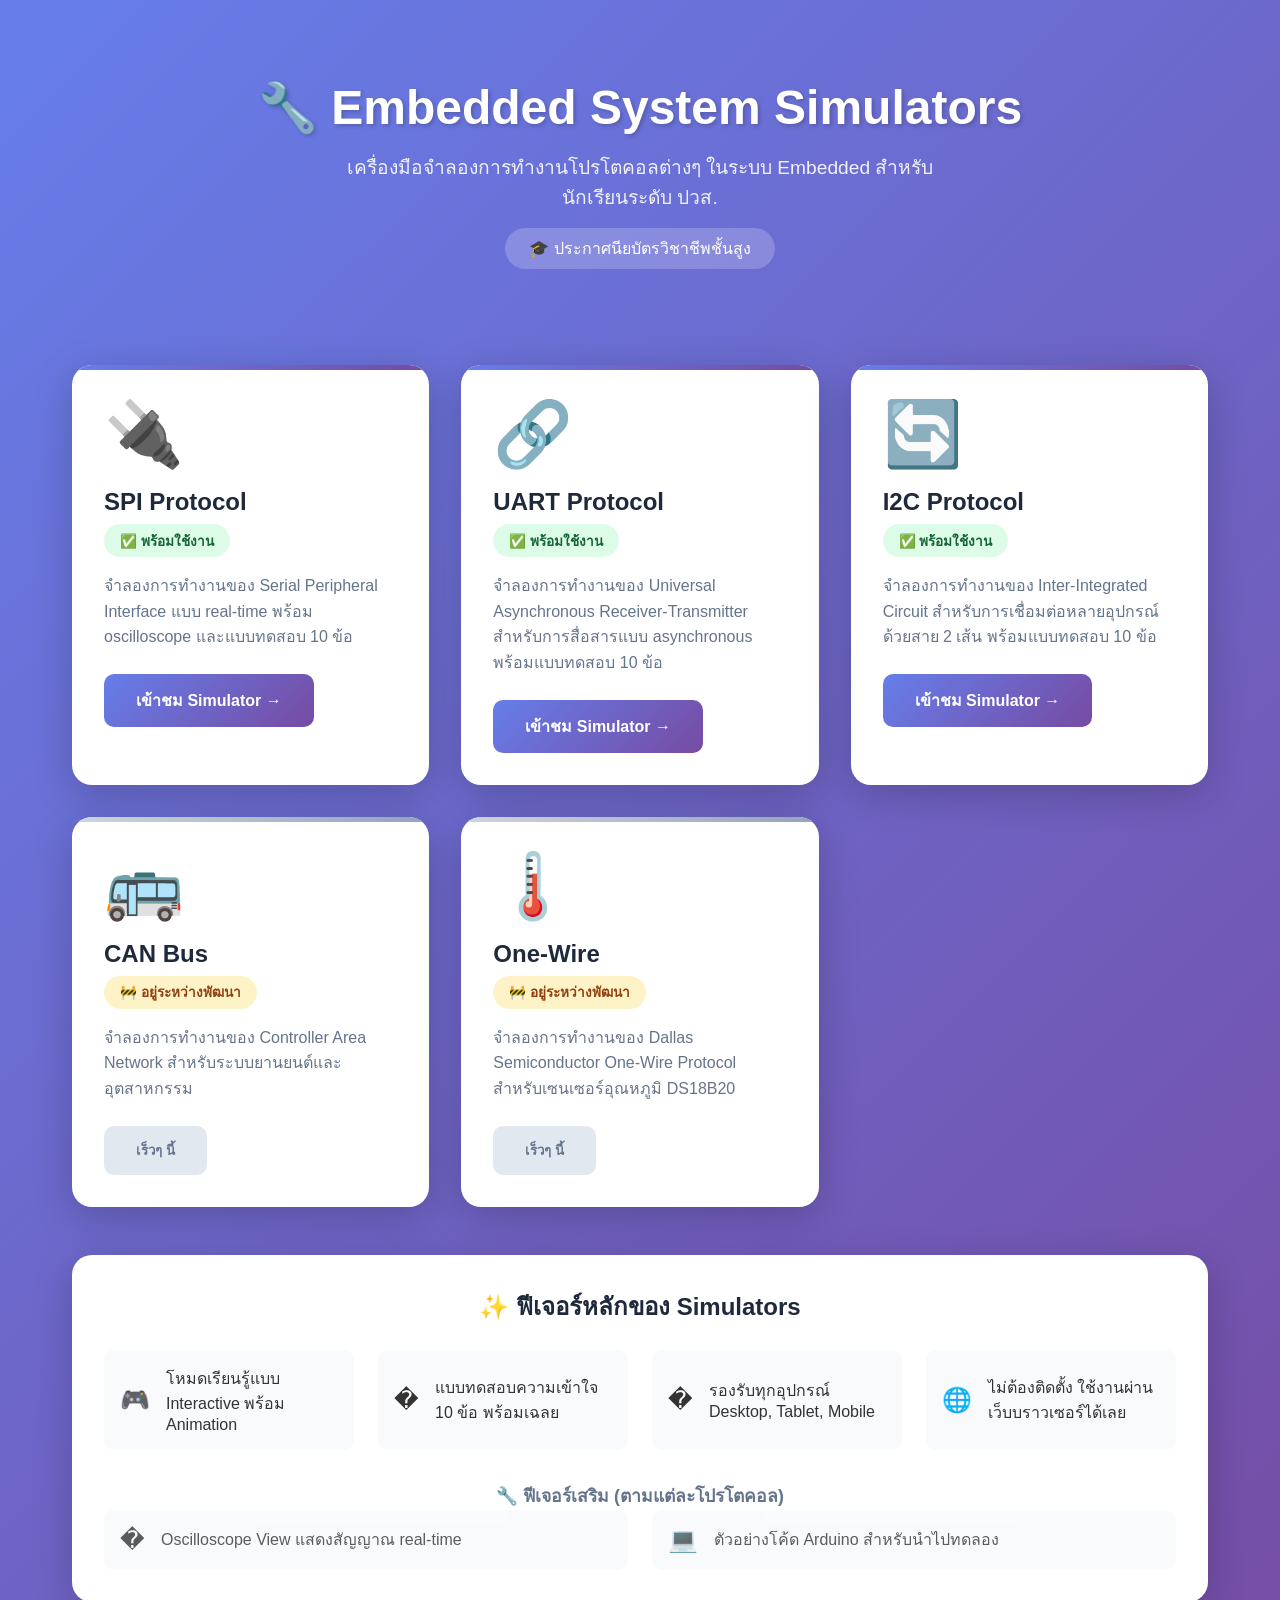
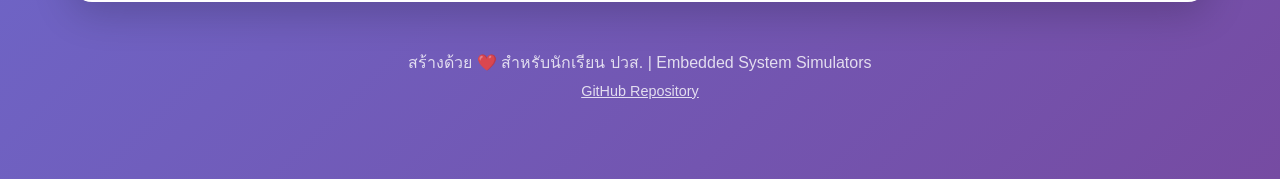
<file: index.html>
<!DOCTYPE html>
<html lang="th">
<head>
    <meta charset="UTF-8">
    <meta name="viewport" content="width=device-width, initial-scale=1.0">
    <!-- Cache Control -->
    <meta http-equiv="Cache-Control" content="no-cache, no-store, must-revalidate">
    <meta http-equiv="Pragma" content="no-cache">
    <meta http-equiv="Expires" content="0">
    <title>Embedded System Simulators - จำลองการทำงานโปรโตคอล</title>
    <style>
        * {
            margin: 0;
            padding: 0;
            box-sizing: border-box;
        }

        body {
            font-family: 'Segoe UI', 'Sarabun', Tahoma, sans-serif;
            background: linear-gradient(135deg, #667eea 0%, #764ba2 100%);
            min-height: 100vh;
            color: #333;
        }

        .container {
            max-width: 1200px;
            margin: 0 auto;
            padding: 2rem;
        }

        header {
            text-align: center;
            color: white;
            padding: 3rem 0;
        }

        header h1 {
            font-size: 3rem;
            margin-bottom: 1rem;
            text-shadow: 2px 2px 4px rgba(0,0,0,0.2);
        }

        header p {
            font-size: 1.2rem;
            opacity: 0.9;
            max-width: 600px;
            margin: 0 auto;
        }

        .subtitle {
            background: rgba(255,255,255,0.2);
            display: inline-block;
            padding: 0.5rem 1.5rem;
            border-radius: 50px;
            margin-top: 1rem;
        }

        .simulators-grid {
            display: grid;
            grid-template-columns: repeat(auto-fit, minmax(300px, 1fr));
            gap: 2rem;
            margin-top: 3rem;
        }

        .simulator-card {
            background: white;
            border-radius: 20px;
            padding: 2rem;
            box-shadow: 0 10px 40px rgba(0,0,0,0.2);
            transition: all 0.3s ease;
            position: relative;
            overflow: hidden;
        }

        .simulator-card:hover {
            transform: translateY(-10px);
            box-shadow: 0 20px 60px rgba(0,0,0,0.3);
        }

        .simulator-card::before {
            content: '';
            position: absolute;
            top: 0;
            left: 0;
            right: 0;
            height: 5px;
            background: linear-gradient(90deg, #667eea, #764ba2);
        }

        .simulator-card.coming-soon::before {
            background: linear-gradient(90deg, #cbd5e1, #94a3b8);
        }

        .card-icon {
            font-size: 4rem;
            margin-bottom: 1rem;
        }

        .card-title {
            font-size: 1.5rem;
            color: #1e293b;
            margin-bottom: 0.5rem;
        }

        .card-description {
            color: #64748b;
            line-height: 1.6;
            margin-bottom: 1.5rem;
        }

        .status-badge {
            display: inline-block;
            padding: 0.35rem 1rem;
            border-radius: 50px;
            font-size: 0.85rem;
            font-weight: 600;
            margin-bottom: 1rem;
        }

        .status-badge.ready {
            background: #dcfce7;
            color: #166534;
        }

        .status-badge.developing {
            background: #fef3c7;
            color: #92400e;
        }

        .btn {
            display: inline-block;
            padding: 0.875rem 2rem;
            border-radius: 10px;
            text-decoration: none;
            font-weight: 600;
            transition: all 0.3s ease;
            border: none;
            cursor: pointer;
        }

        .btn-primary {
            background: linear-gradient(135deg, #667eea 0%, #764ba2 100%);
            color: white;
        }

        .btn-primary:hover {
            transform: scale(1.05);
            box-shadow: 0 5px 20px rgba(102, 126, 234, 0.4);
        }

        .btn-secondary {
            background: #e2e8f0;
            color: #64748b;
            cursor: not-allowed;
        }

        .features {
            background: white;
            border-radius: 20px;
            padding: 2rem;
            margin-top: 3rem;
            box-shadow: 0 10px 40px rgba(0,0,0,0.2);
        }

        .features h2 {
            color: #1e293b;
            margin-bottom: 1.5rem;
            text-align: center;
        }

        .feature-list {
            display: grid;
            grid-template-columns: repeat(auto-fit, minmax(250px, 1fr));
            gap: 1.5rem;
        }

        .feature-item {
            display: flex;
            align-items: center;
            gap: 1rem;
            padding: 1rem;
            background: #f8fafc;
            border-radius: 10px;
        }

        .feature-icon {
            font-size: 1.5rem;
        }

        footer {
            text-align: center;
            color: white;
            padding: 3rem 0;
            opacity: 0.8;
        }

        @media (max-width: 768px) {
            header h1 {
                font-size: 2rem;
            }
            
            .simulators-grid {
                grid-template-columns: 1fr;
            }
        }
    </style>
</head>
<body>
    <div class="container">
        <header>
            <h1>🔧 Embedded System Simulators</h1>
            <p>เครื่องมือจำลองการทำงานโปรโตคอลต่างๆ ในระบบ Embedded สำหรับนักเรียนระดับ ปวส.</p>
            <div class="subtitle">🎓 ประกาศนียบัตรวิชาชีพชั้นสูง</div>
        </header>

        <div class="simulators-grid">
            <!-- SPI Card -->
            <div class="simulator-card">
                <div class="card-icon">🔌</div>
                <h2 class="card-title">SPI Protocol</h2>
                <span class="status-badge ready">✅ พร้อมใช้งาน</span>
                <p class="card-description">
                    จำลองการทำงานของ Serial Peripheral Interface แบบ real-time 
                    พร้อม oscilloscope และแบบทดสอบ 10 ข้อ
                </p>
                <a href="./spi/" class="btn btn-primary">เข้าชม Simulator →</a>
            </div>

            <!-- UART Card -->
            <div class="simulator-card">
                <div class="card-icon">🔗</div>
                <h2 class="card-title">UART Protocol</h2>
                <span class="status-badge ready">✅ พร้อมใช้งาน</span>
                <p class="card-description">
                    จำลองการทำงานของ Universal Asynchronous Receiver-Transmitter 
                    สำหรับการสื่อสารแบบ asynchronous พร้อมแบบทดสอบ 10 ข้อ
                </p>
                <a href="./uart/" class="btn btn-primary">เข้าชม Simulator →</a>
            </div>

            <!-- I2C Card -->
            <div class="simulator-card">
                <div class="card-icon">🔄</div>
                <h2 class="card-title">I2C Protocol</h2>
                <span class="status-badge ready">✅ พร้อมใช้งาน</span>
                <p class="card-description">
                    จำลองการทำงานของ Inter-Integrated Circuit 
                    สำหรับการเชื่อมต่อหลายอุปกรณ์ด้วยสาย 2 เส้น พร้อมแบบทดสอบ 10 ข้อ
                </p>
                <a href="./i2c/" class="btn btn-primary">เข้าชม Simulator →</a>
            </div>

            <!-- CAN Bus Card -->
            <div class="simulator-card coming-soon">
                <div class="card-icon">🚌</div>
                <h2 class="card-title">CAN Bus</h2>
                <span class="status-badge developing">🚧 อยู่ระหว่างพัฒนา</span>
                <p class="card-description">
                    จำลองการทำงานของ Controller Area Network 
                    สำหรับระบบยานยนต์และอุตสาหกรรม
                </p>
                <button class="btn btn-secondary" disabled>เร็วๆ นี้</button>
            </div>

            <!-- One-Wire Card -->
            <div class="simulator-card coming-soon">
                <div class="card-icon">🌡️</div>
                <h2 class="card-title">One-Wire</h2>
                <span class="status-badge developing">🚧 อยู่ระหว่างพัฒนา</span>
                <p class="card-description">
                    จำลองการทำงานของ Dallas Semiconductor One-Wire Protocol 
                    สำหรับเซนเซอร์อุณหภูมิ DS18B20
                </p>
                <button class="btn btn-secondary" disabled>เร็วๆ นี้</button>
            </div>
        </div>

        <div class="features">
            <h2>✨ ฟีเจอร์หลักของ Simulators</h2>
            <div class="feature-list">
                <div class="feature-item">
                    <span class="feature-icon">🎮</span>
                    <span>โหมดเรียนรู้แบบ Interactive พร้อม Animation</span>
                </div>
                <div class="feature-item">
                    <span class="feature-icon">�</span>
                    <span>แบบทดสอบความเข้าใจ 10 ข้อ พร้อมเฉลย</span>
                </div>
                <div class="feature-item">
                    <span class="feature-icon">�</span>
                    <span>รองรับทุกอุปกรณ์ Desktop, Tablet, Mobile</span>
                </div>
                <div class="feature-item">
                    <span class="feature-icon">🌐</span>
                    <span>ไม่ต้องติดตั้ง ใช้งานผ่านเว็บบราวเซอร์ได้เลย</span>
                </div>
            </div>
            
            <h3 style="margin-top: 2rem; color: #64748b; font-size: 1.1rem; text-align: center;">🔧 ฟีเจอร์เสริม (ตามแต่ละโปรโตคอล)</h3>
            <div class="feature-list" style="opacity: 0.8;">
                <div class="feature-item">
                    <span class="feature-icon">�</span>
                    <span>Oscilloscope View แสดงสัญญาณ real-time</span>
                </div>
                <div class="feature-item">
                    <span class="feature-icon">💻</span>
                    <span>ตัวอย่างโค้ด Arduino สำหรับนำไปทดลอง</span>
                </div>
            </div>
        </div>

        <footer>
            <p>สร้างด้วย ❤️ สำหรับนักเรียน ปวส. | Embedded System Simulators</p>
            <p style="margin-top: 0.5rem; font-size: 0.9rem;">
                <a href="https://github.com/krutaopoon-prog/Embedded-System" style="color: white;">GitHub Repository</a>
            </p>
        </footer>
    </div>
</body>
</html>
</file>
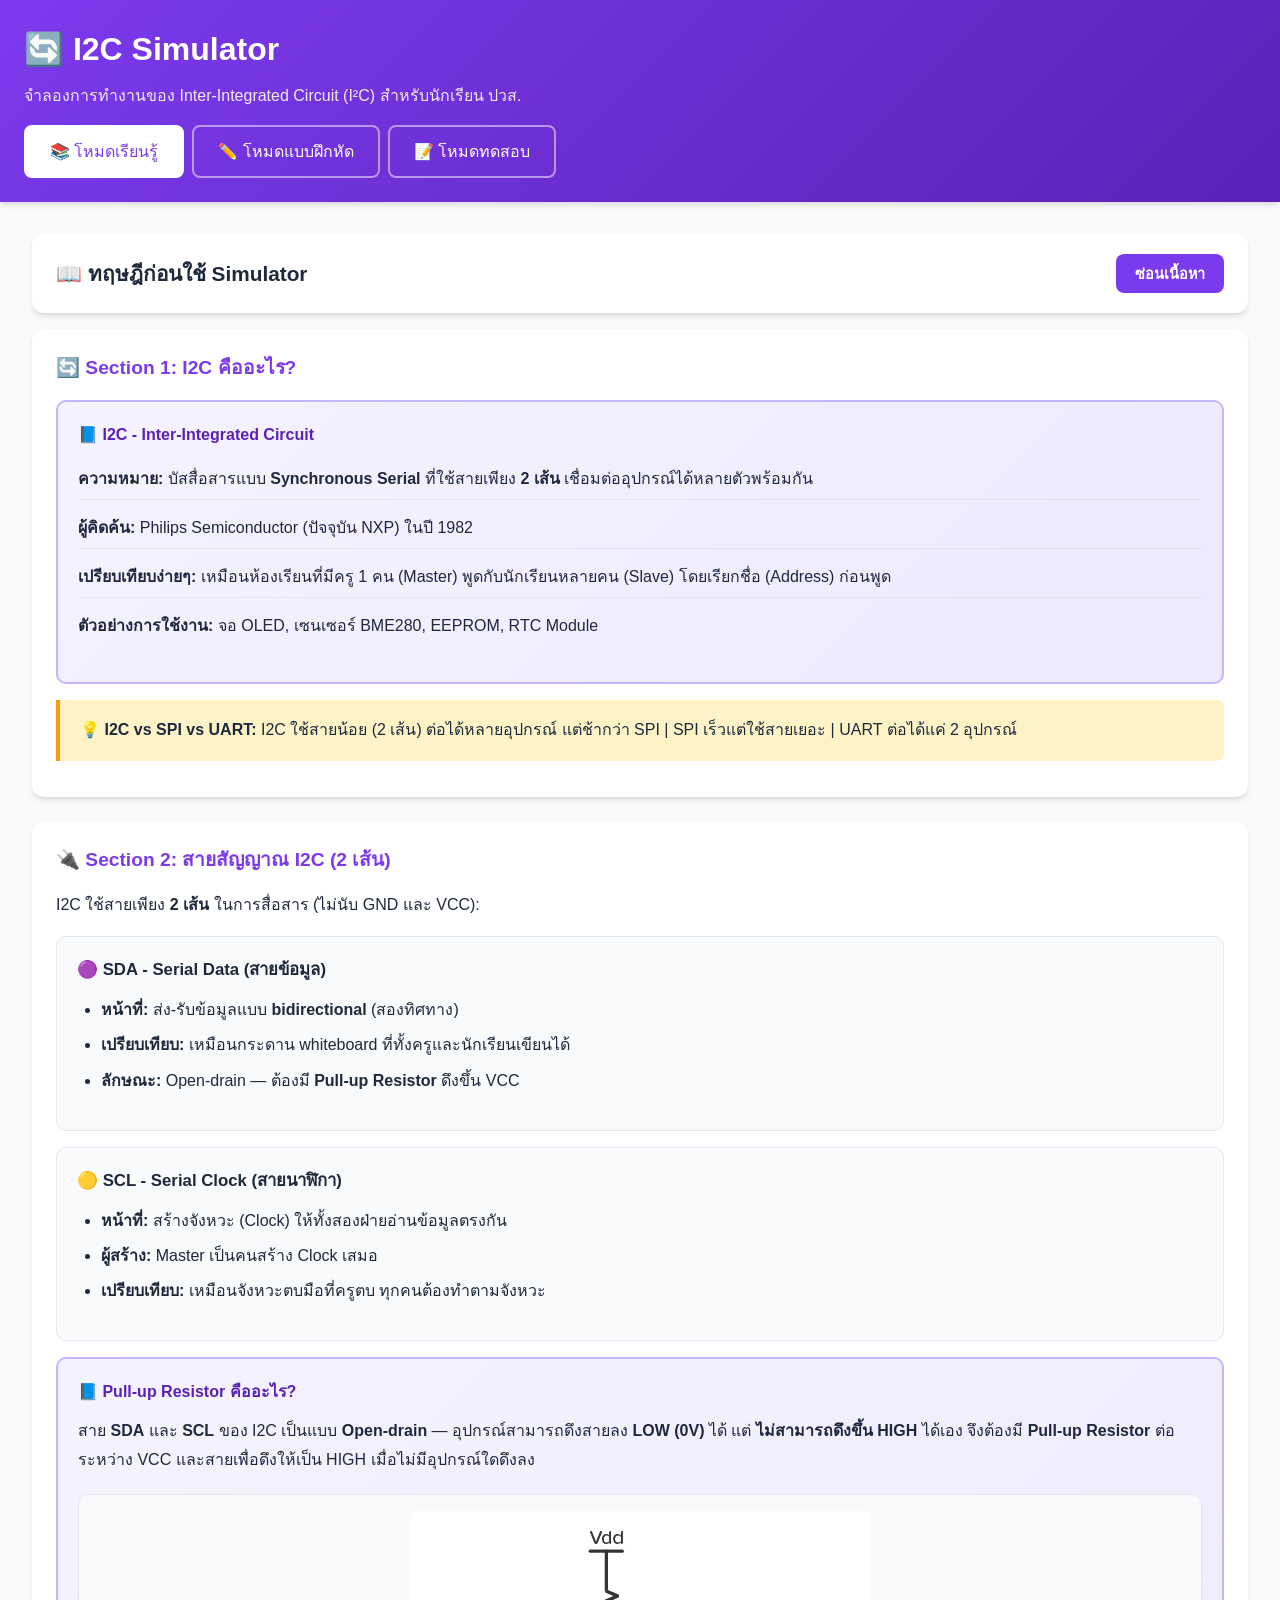
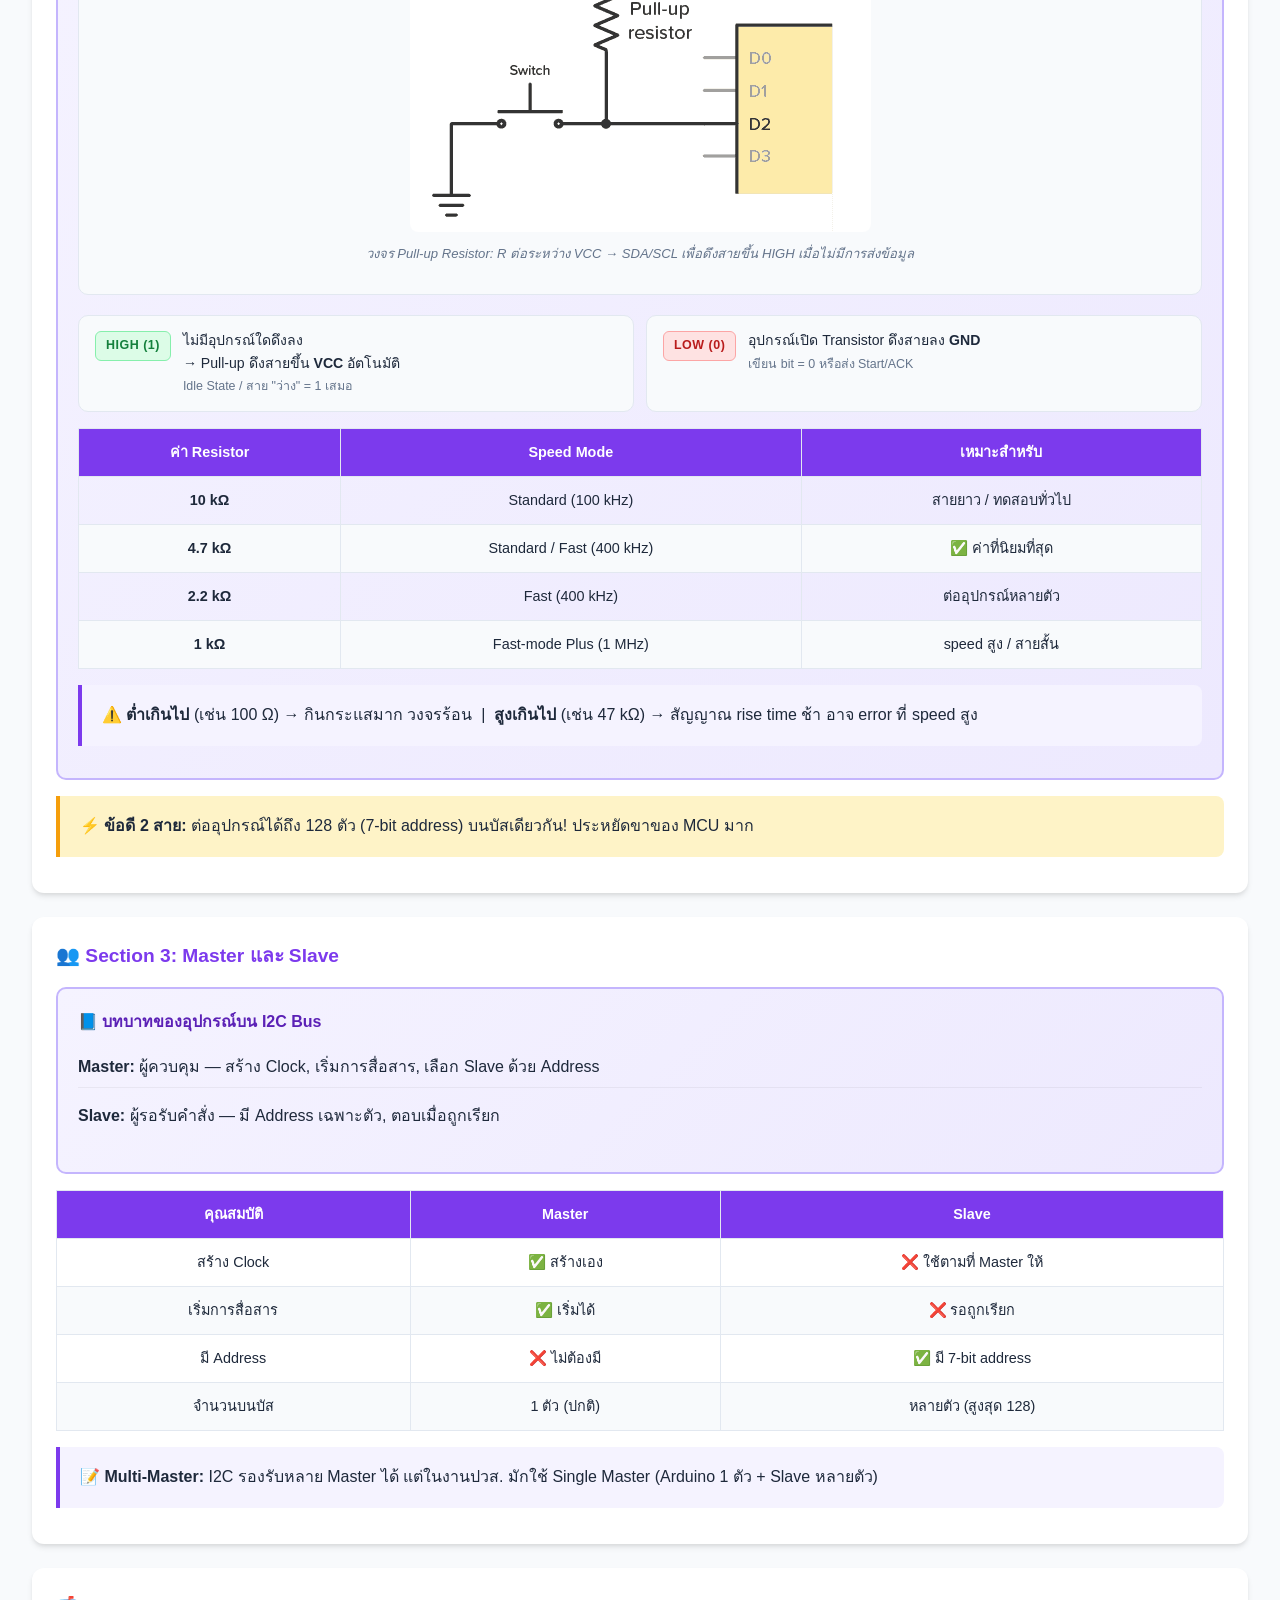
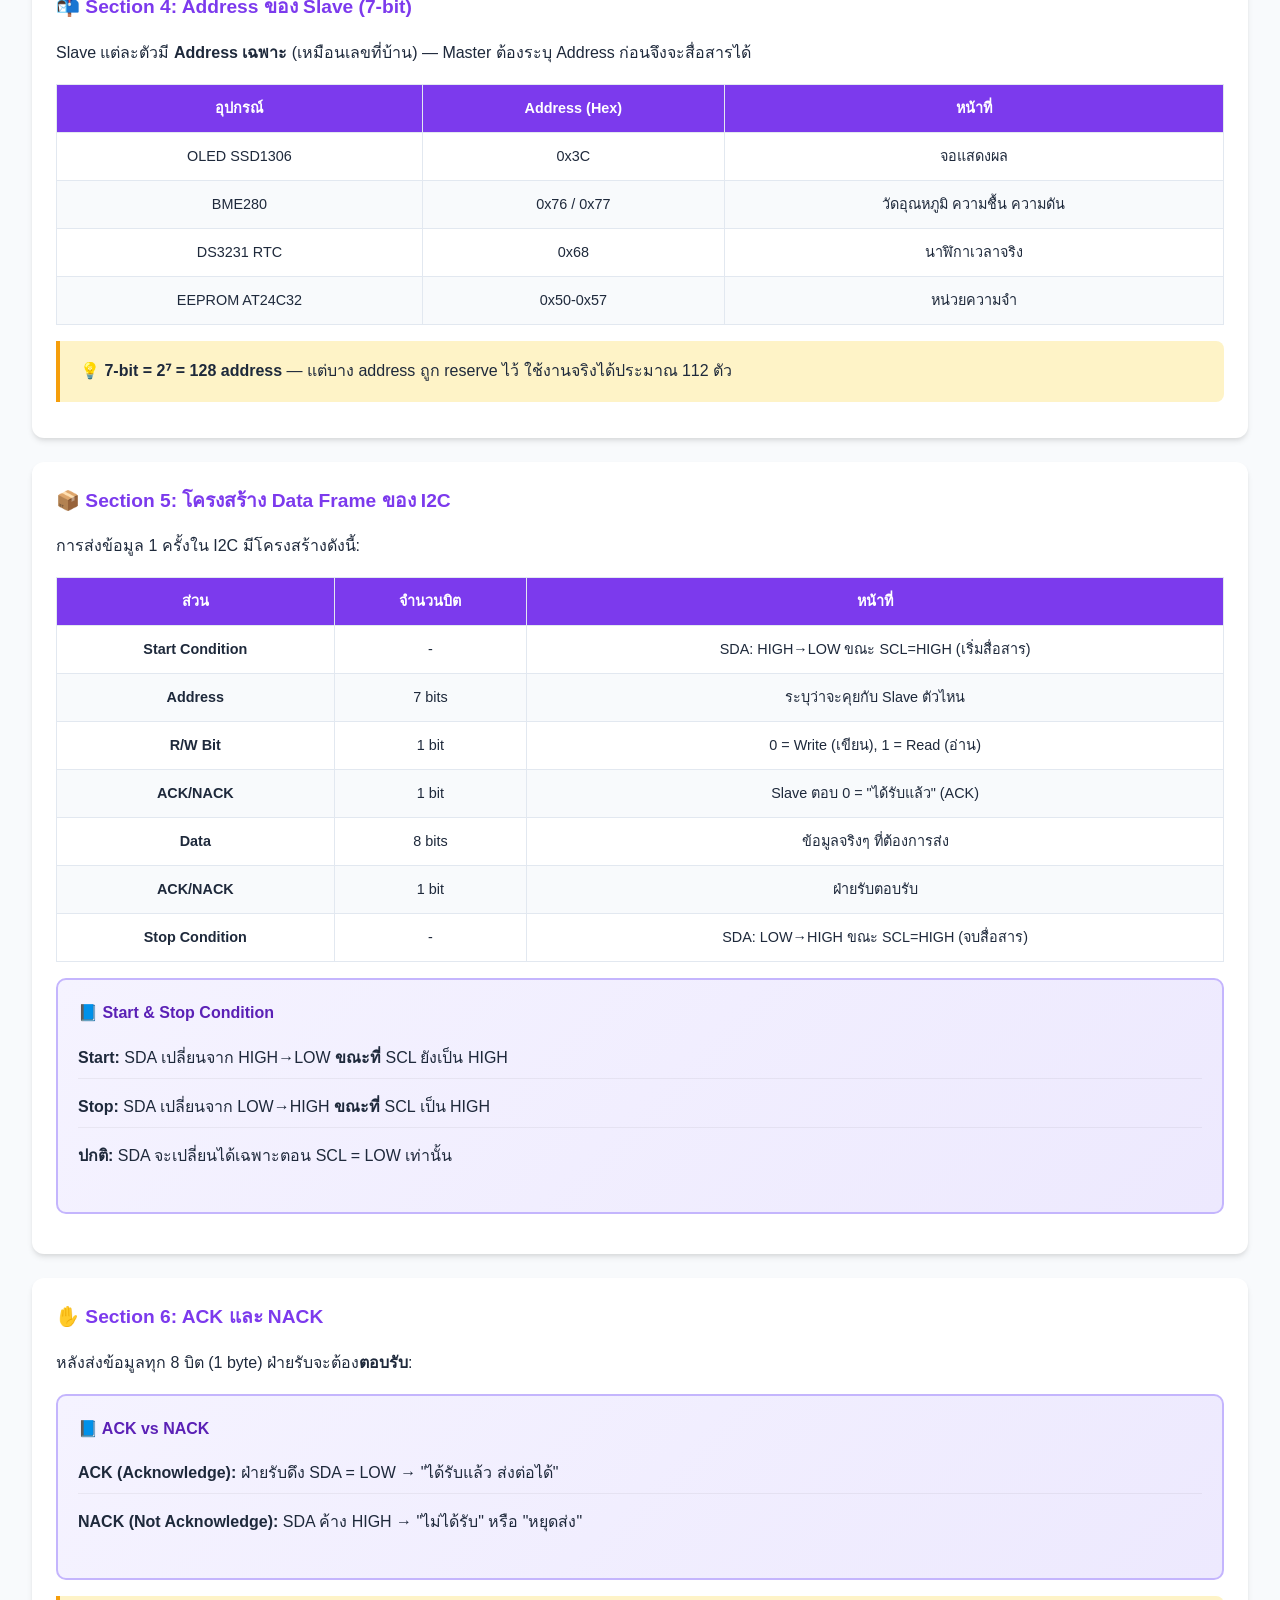
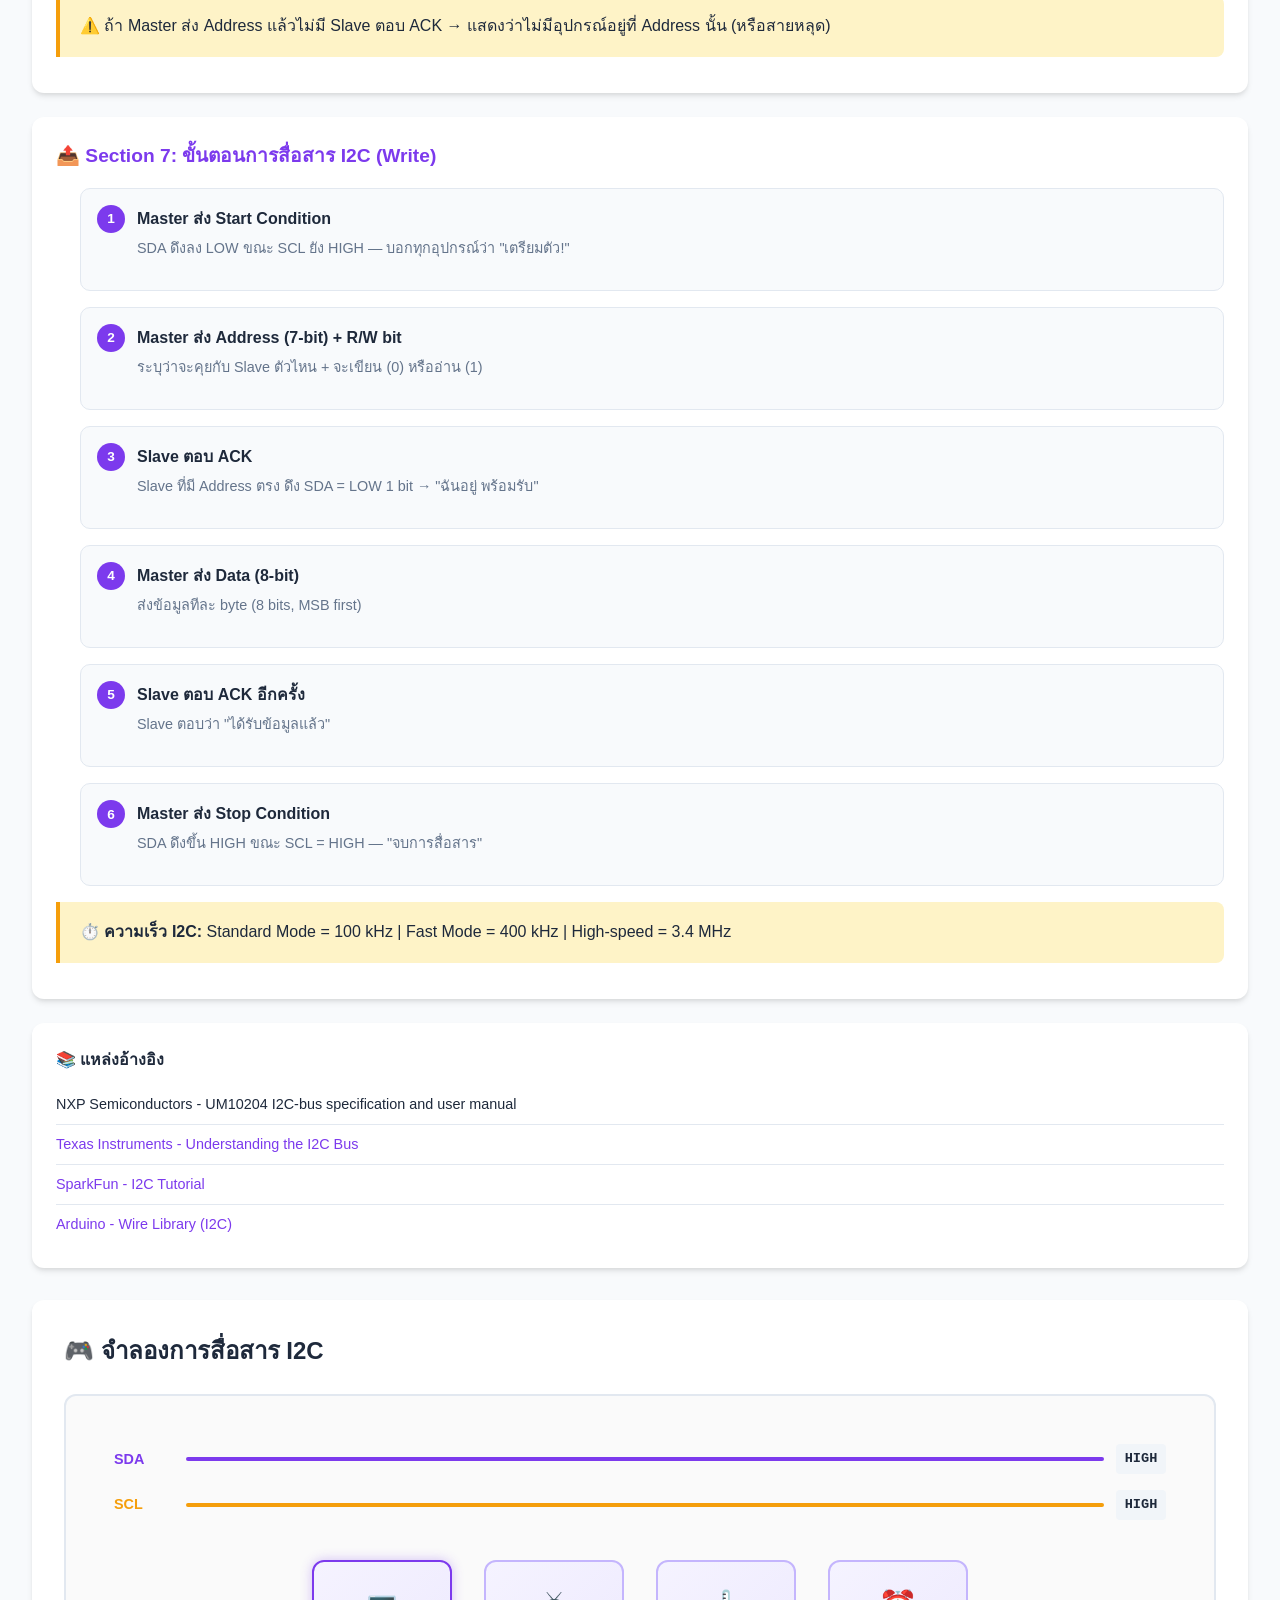
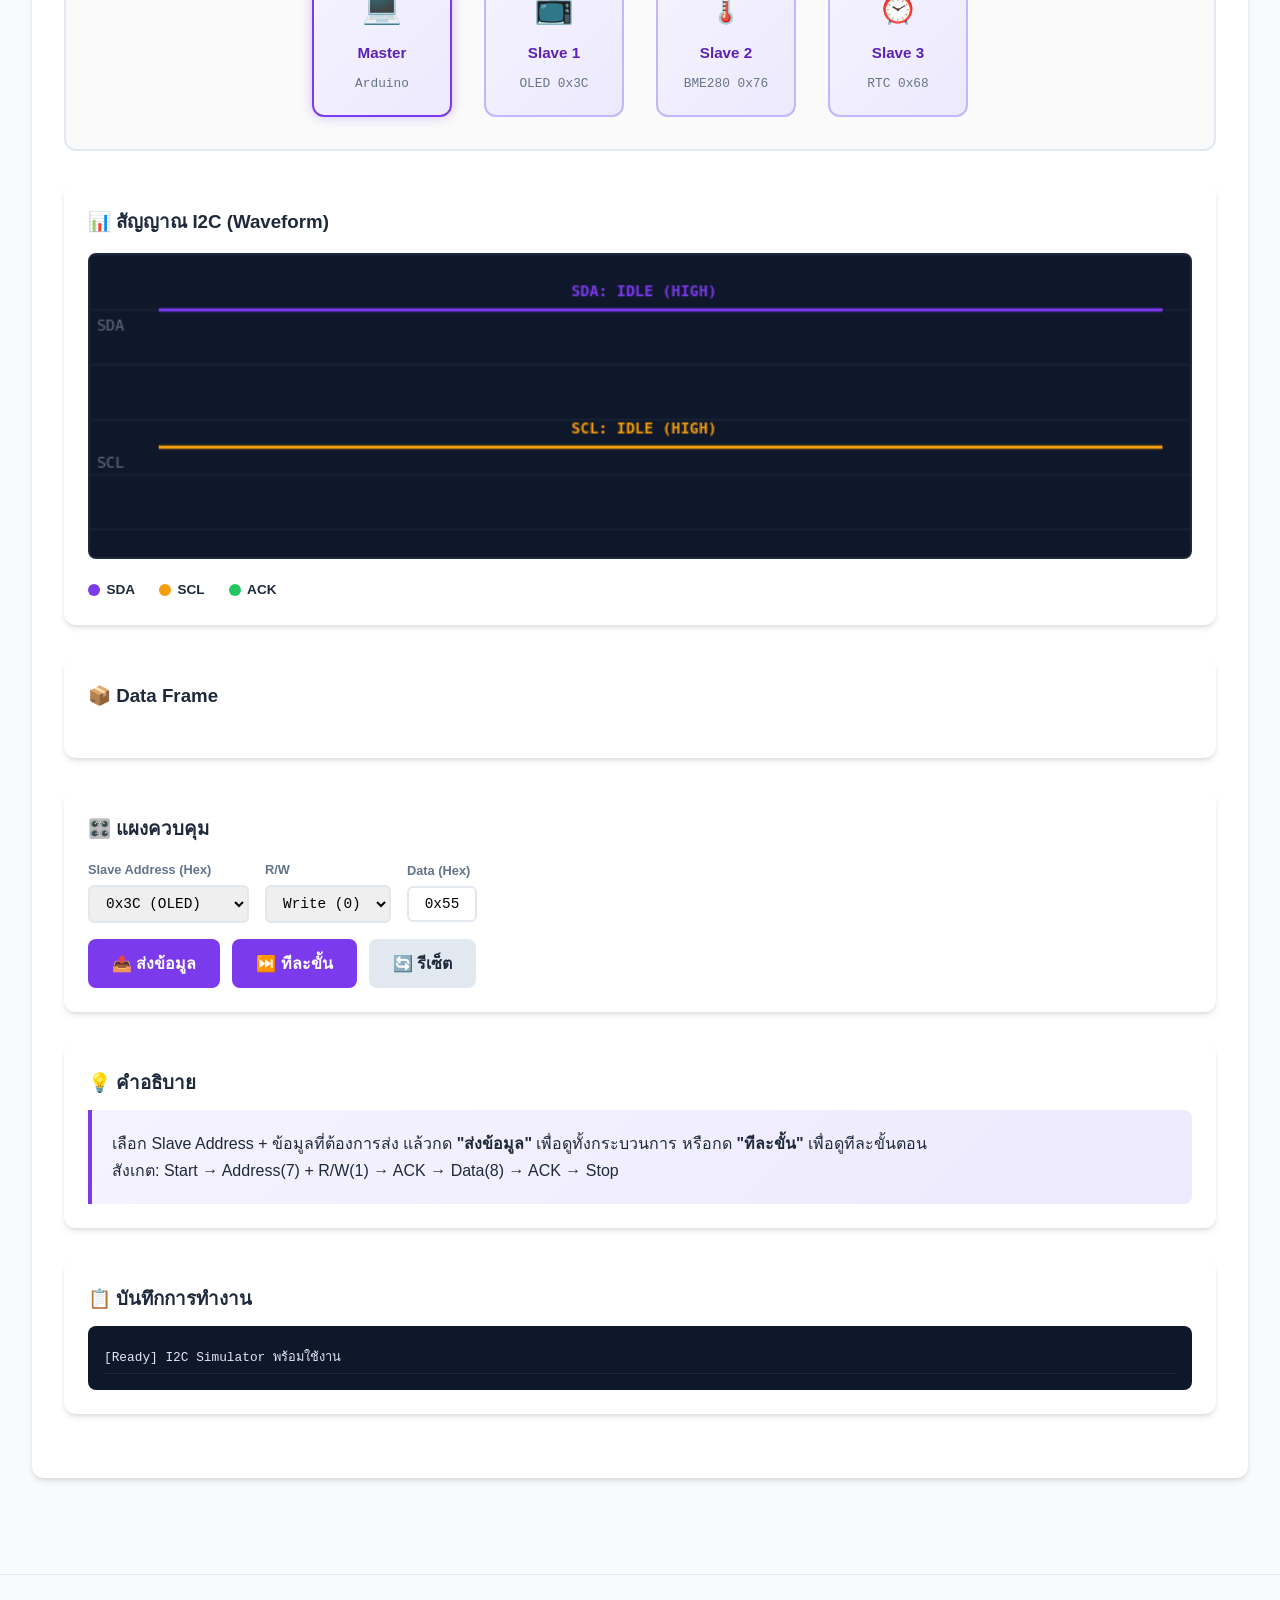
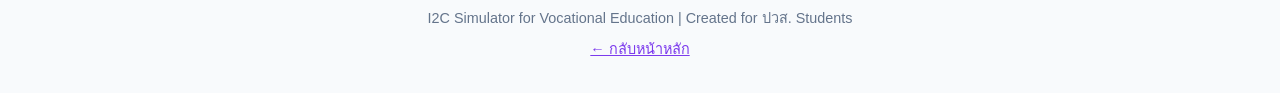
<file: i2c/index.html>
<!DOCTYPE html>
<html lang="th">
<head>
    <meta charset="UTF-8">
    <meta name="viewport" content="width=device-width, initial-scale=1.0">
    <meta http-equiv="Cache-Control" content="no-cache, no-store, must-revalidate">
    <meta http-equiv="Pragma" content="no-cache">
    <meta http-equiv="Expires" content="0">
    <title>I2C Simulator - จำลองการทำงาน I2C Protocol</title>
    <link rel="stylesheet" href="css/base.css?v=3.0">
    <link rel="stylesheet" href="css/theory.css?v=3.0">
    <link rel="stylesheet" href="css/simulator.css?v=3.0">
</head>
<body>
    <header>
        <div class="header-content">
            <h1>🔄 I2C Simulator</h1>
            <p>จำลองการทำงานของ Inter-Integrated Circuit (I²C) สำหรับนักเรียน ปวส.</p>
            <div class="mode-switcher">
                <button class="mode-btn active" data-mode="learning-mode">📚 โหมดเรียนรู้</button>
                <button class="mode-btn" data-mode="exercise-mode">✏️ โหมดแบบฝึกหัด</button>
                <button class="mode-btn" data-mode="practice-mode">📝 โหมดทดสอบ</button>
            </div>
        </div>
    </header>

    <main>
        <!-- Theory Section -->
        <div class="theory-section">
            <div class="theory-header">
                <h2>📖 ทฤษฎีก่อนใช้ Simulator</h2>
                <button class="toggle-theory" id="toggle-theory" onclick="toggleTheory()">ซ่อนเนื้อหา</button>
            </div>
            <div class="theory-content" id="theory-content">
                <!-- Section 1: I2C คืออะไร -->
                <div class="theory-block">
                    <h3>🔄 Section 1: I2C คืออะไร?</h3>
                    <div class="term-box">
                        <h4>📘 I2C - Inter-Integrated Circuit</h4>
                        <ul>
                            <li><strong>ความหมาย:</strong> บัสสื่อสารแบบ <strong>Synchronous Serial</strong> ที่ใช้สายเพียง <strong>2 เส้น</strong> เชื่อมต่ออุปกรณ์ได้หลายตัวพร้อมกัน</li>
                            <li><strong>ผู้คิดค้น:</strong> Philips Semiconductor (ปัจจุบัน NXP) ในปี 1982</li>
                            <li><strong>เปรียบเทียบง่ายๆ:</strong> เหมือนห้องเรียนที่มีครู 1 คน (Master) พูดกับนักเรียนหลายคน (Slave) โดยเรียกชื่อ (Address) ก่อนพูด</li>
                            <li><strong>ตัวอย่างการใช้งาน:</strong> จอ OLED, เซนเซอร์ BME280, EEPROM, RTC Module</li>
                        </ul>
                    </div>
                    <p class="highlight">💡 <strong>I2C vs SPI vs UART:</strong> I2C ใช้สายน้อย (2 เส้น) ต่อได้หลายอุปกรณ์ แต่ช้ากว่า SPI | SPI เร็วแต่ใช้สายเยอะ | UART ต่อได้แค่ 2 อุปกรณ์</p>
                </div>

                <!-- Section 2: สายสัญญาณ I2C -->
                <div class="theory-block">
                    <h3>🔌 Section 2: สายสัญญาณ I2C (2 เส้น)</h3>
                    <p>I2C ใช้สายเพียง <strong>2 เส้น</strong> ในการสื่อสาร (ไม่นับ GND และ VCC):</p>

                    <div class="signal-detail">
                        <h4>🟣 SDA - Serial Data (สายข้อมูล)</h4>
                        <ul>
                            <li><strong>หน้าที่:</strong> ส่ง-รับข้อมูลแบบ <strong>bidirectional</strong> (สองทิศทาง)</li>
                            <li><strong>เปรียบเทียบ:</strong> เหมือนกระดาน whiteboard ที่ทั้งครูและนักเรียนเขียนได้</li>
                            <li><strong>ลักษณะ:</strong> Open-drain — ต้องมี <strong>Pull-up Resistor</strong> ดึงขึ้น VCC</li>
                        </ul>
                    </div>

                    <div class="signal-detail">
                        <h4>🟡 SCL - Serial Clock (สายนาฬิกา)</h4>
                        <ul>
                            <li><strong>หน้าที่:</strong> สร้างจังหวะ (Clock) ให้ทั้งสองฝ่ายอ่านข้อมูลตรงกัน</li>
                            <li><strong>ผู้สร้าง:</strong> Master เป็นคนสร้าง Clock เสมอ</li>
                            <li><strong>เปรียบเทียบ:</strong> เหมือนจังหวะตบมือที่ครูตบ ทุกคนต้องทำตามจังหวะ</li>
                        </ul>
                    </div>

                    <div class="term-box">
                        <h4>📘 Pull-up Resistor คืออะไร?</h4>

                        <p>สาย <strong>SDA</strong> และ <strong>SCL</strong> ของ I2C เป็นแบบ <strong>Open-drain</strong> —
                        อุปกรณ์สามารถดึงสายลง <strong>LOW (0V)</strong> ได้ แต่ <strong>ไม่สามารถดึงขึ้น HIGH</strong> ได้เอง
                        จึงต้องมี <strong>Pull-up Resistor</strong> ต่อระหว่าง VCC และสายเพื่อดึงให้เป็น HIGH เมื่อไม่มีอุปกรณ์ใดดึงลง</p>

                        <div class="pullup-img-wrap">
                            <img src="Pull-up-resistor.png"
                                 alt="วงจร Pull-up Resistor สำหรับสาย SDA และ SCL ของ I2C"
                                 class="pullup-img">
                            <p class="pullup-caption">วงจร Pull-up Resistor: R ต่อระหว่าง VCC → SDA/SCL เพื่อดึงสายขึ้น HIGH เมื่อไม่มีการส่งข้อมูล</p>
                        </div>

                        <div class="pullup-states">
                            <div class="pullup-state">
                                <span class="pullup-badge badge-high">HIGH (1)</span>
                                <p>ไม่มีอุปกรณ์ใดดึงลง<br>
                                → Pull-up ดึงสายขึ้น <strong>VCC</strong> อัตโนมัติ
                                <small>Idle State / สาย "ว่าง" = 1 เสมอ</small></p>
                            </div>
                            <div class="pullup-state">
                                <span class="pullup-badge badge-low">LOW (0)</span>
                                <p>อุปกรณ์เปิด Transistor ดึงสายลง <strong>GND</strong>
                                <small>เขียน bit = 0 หรือส่ง Start/ACK</small></p>
                            </div>
                        </div>

                        <table class="mode-table">
                            <thead>
                                <tr><th>ค่า Resistor</th><th>Speed Mode</th><th>เหมาะสำหรับ</th></tr>
                            </thead>
                            <tbody>
                                <tr><td><strong>10 kΩ</strong></td><td>Standard (100 kHz)</td><td>สายยาว / ทดสอบทั่วไป</td></tr>
                                <tr><td><strong>4.7 kΩ</strong></td><td>Standard / Fast (400 kHz)</td><td>✅ ค่าที่นิยมที่สุด</td></tr>
                                <tr><td><strong>2.2 kΩ</strong></td><td>Fast (400 kHz)</td><td>ต่ออุปกรณ์หลายตัว</td></tr>
                                <tr><td><strong>1 kΩ</strong></td><td>Fast-mode Plus (1 MHz)</td><td>speed สูง / สายสั้น</td></tr>
                            </tbody>
                        </table>

                        <p class="note">⚠️ <strong>ต่ำเกินไป</strong> (เช่น 100 Ω) → กินกระแสมาก วงจรร้อน &nbsp;|&nbsp; <strong>สูงเกินไป</strong> (เช่น 47 kΩ) → สัญญาณ rise time ช้า อาจ error ที่ speed สูง</p>
                    </div>

                    <p class="highlight">⚡ <strong>ข้อดี 2 สาย:</strong> ต่ออุปกรณ์ได้ถึง 128 ตัว (7-bit address) บนบัสเดียวกัน! ประหยัดขาของ MCU มาก</p>
                </div>

                <!-- Section 3: Master และ Slave -->
                <div class="theory-block">
                    <h3>👥 Section 3: Master และ Slave</h3>
                    <div class="term-box">
                        <h4>📘 บทบาทของอุปกรณ์บน I2C Bus</h4>
                        <ul>
                            <li><strong>Master:</strong> ผู้ควบคุม — สร้าง Clock, เริ่มการสื่อสาร, เลือก Slave ด้วย Address</li>
                            <li><strong>Slave:</strong> ผู้รอรับคำสั่ง — มี Address เฉพาะตัว, ตอบเมื่อถูกเรียก</li>
                        </ul>
                    </div>

                    <table class="mode-table">
                        <thead>
                            <tr>
                                <th>คุณสมบัติ</th>
                                <th>Master</th>
                                <th>Slave</th>
                            </tr>
                        </thead>
                        <tbody>
                            <tr><td>สร้าง Clock</td><td>✅ สร้างเอง</td><td>❌ ใช้ตามที่ Master ให้</td></tr>
                            <tr><td>เริ่มการสื่อสาร</td><td>✅ เริ่มได้</td><td>❌ รอถูกเรียก</td></tr>
                            <tr><td>มี Address</td><td>❌ ไม่ต้องมี</td><td>✅ มี 7-bit address</td></tr>
                            <tr><td>จำนวนบนบัส</td><td>1 ตัว (ปกติ)</td><td>หลายตัว (สูงสุด 128)</td></tr>
                        </tbody>
                    </table>

                    <p class="note">📝 <strong>Multi-Master:</strong> I2C รองรับหลาย Master ได้ แต่ในงานปวส. มักใช้ Single Master (Arduino 1 ตัว + Slave หลายตัว)</p>
                </div>

                <!-- Section 4: Address 7-bit -->
                <div class="theory-block">
                    <h3>📬 Section 4: Address ของ Slave (7-bit)</h3>
                    <p>Slave แต่ละตัวมี <strong>Address เฉพาะ</strong> (เหมือนเลขที่บ้าน) — Master ต้องระบุ Address ก่อนจึงจะสื่อสารได้</p>

                    <table class="mode-table">
                        <thead>
                            <tr>
                                <th>อุปกรณ์</th>
                                <th>Address (Hex)</th>
                                <th>หน้าที่</th>
                            </tr>
                        </thead>
                        <tbody>
                            <tr><td>OLED SSD1306</td><td>0x3C</td><td>จอแสดงผล</td></tr>
                            <tr><td>BME280</td><td>0x76 / 0x77</td><td>วัดอุณหภูมิ ความชื้น ความดัน</td></tr>
                            <tr><td>DS3231 RTC</td><td>0x68</td><td>นาฬิกาเวลาจริง</td></tr>
                            <tr><td>EEPROM AT24C32</td><td>0x50-0x57</td><td>หน่วยความจำ</td></tr>
                        </tbody>
                    </table>

                    <p class="highlight">💡 <strong>7-bit = 2⁷ = 128 address</strong> — แต่บาง address ถูก reserve ไว้ ใช้งานจริงได้ประมาณ 112 ตัว</p>
                </div>

                <!-- Section 5: Data Frame -->
                <div class="theory-block">
                    <h3>📦 Section 5: โครงสร้าง Data Frame ของ I2C</h3>
                    <p>การส่งข้อมูล 1 ครั้งใน I2C มีโครงสร้างดังนี้:</p>

                    <table class="mode-table">
                        <thead>
                            <tr>
                                <th>ส่วน</th>
                                <th>จำนวนบิต</th>
                                <th>หน้าที่</th>
                            </tr>
                        </thead>
                        <tbody>
                            <tr><td><strong>Start Condition</strong></td><td>-</td><td>SDA: HIGH→LOW ขณะ SCL=HIGH (เริ่มสื่อสาร)</td></tr>
                            <tr><td><strong>Address</strong></td><td>7 bits</td><td>ระบุว่าจะคุยกับ Slave ตัวไหน</td></tr>
                            <tr><td><strong>R/W Bit</strong></td><td>1 bit</td><td>0 = Write (เขียน), 1 = Read (อ่าน)</td></tr>
                            <tr><td><strong>ACK/NACK</strong></td><td>1 bit</td><td>Slave ตอบ 0 = "ได้รับแล้ว" (ACK)</td></tr>
                            <tr><td><strong>Data</strong></td><td>8 bits</td><td>ข้อมูลจริงๆ ที่ต้องการส่ง</td></tr>
                            <tr><td><strong>ACK/NACK</strong></td><td>1 bit</td><td>ฝ่ายรับตอบรับ</td></tr>
                            <tr><td><strong>Stop Condition</strong></td><td>-</td><td>SDA: LOW→HIGH ขณะ SCL=HIGH (จบสื่อสาร)</td></tr>
                        </tbody>
                    </table>

                    <div class="term-box">
                        <h4>📘 Start & Stop Condition</h4>
                        <ul>
                            <li><strong>Start:</strong> SDA เปลี่ยนจาก HIGH→LOW <strong>ขณะที่</strong> SCL ยังเป็น HIGH</li>
                            <li><strong>Stop:</strong> SDA เปลี่ยนจาก LOW→HIGH <strong>ขณะที่</strong> SCL เป็น HIGH</li>
                            <li><strong>ปกติ:</strong> SDA จะเปลี่ยนได้เฉพาะตอน SCL = LOW เท่านั้น</li>
                        </ul>
                    </div>
                </div>

                <!-- Section 6: ACK/NACK -->
                <div class="theory-block">
                    <h3>✋ Section 6: ACK และ NACK</h3>
                    <p>หลังส่งข้อมูลทุก 8 บิต (1 byte) ฝ่ายรับจะต้อง<strong>ตอบรับ</strong>:</p>

                    <div class="term-box">
                        <h4>📘 ACK vs NACK</h4>
                        <ul>
                            <li><strong>ACK (Acknowledge):</strong> ฝ่ายรับดึง SDA = LOW → "ได้รับแล้ว ส่งต่อได้"</li>
                            <li><strong>NACK (Not Acknowledge):</strong> SDA ค้าง HIGH → "ไม่ได้รับ" หรือ "หยุดส่ง"</li>
                        </ul>
                    </div>

                    <p class="highlight">⚠️ ถ้า Master ส่ง Address แล้วไม่มี Slave ตอบ ACK → แสดงว่าไม่มีอุปกรณ์อยู่ที่ Address นั้น (หรือสายหลุด)</p>
                </div>

                <!-- Section 7: ขั้นตอนการสื่อสาร -->
                <div class="theory-block">
                    <h3>📤 Section 7: ขั้นตอนการสื่อสาร I2C (Write)</h3>
                    <ol class="process-list">
                        <li>
                            <strong>Master ส่ง Start Condition</strong>
                            <p>SDA ดึงลง LOW ขณะ SCL ยัง HIGH — บอกทุกอุปกรณ์ว่า "เตรียมตัว!"</p>
                        </li>
                        <li>
                            <strong>Master ส่ง Address (7-bit) + R/W bit</strong>
                            <p>ระบุว่าจะคุยกับ Slave ตัวไหน + จะเขียน (0) หรืออ่าน (1)</p>
                        </li>
                        <li>
                            <strong>Slave ตอบ ACK</strong>
                            <p>Slave ที่มี Address ตรง ดึง SDA = LOW 1 bit → "ฉันอยู่ พร้อมรับ"</p>
                        </li>
                        <li>
                            <strong>Master ส่ง Data (8-bit)</strong>
                            <p>ส่งข้อมูลทีละ byte (8 bits, MSB first)</p>
                        </li>
                        <li>
                            <strong>Slave ตอบ ACK อีกครั้ง</strong>
                            <p>Slave ตอบว่า "ได้รับข้อมูลแล้ว"</p>
                        </li>
                        <li>
                            <strong>Master ส่ง Stop Condition</strong>
                            <p>SDA ดึงขึ้น HIGH ขณะ SCL = HIGH — "จบการสื่อสาร"</p>
                        </li>
                    </ol>

                    <p class="highlight">⏱️ <strong>ความเร็ว I2C:</strong> Standard Mode = 100 kHz | Fast Mode = 400 kHz | High-speed = 3.4 MHz</p>
                </div>

                <div class="references">
                    <h4>📚 แหล่งอ้างอิง</h4>
                    <ul>
                        <li>NXP Semiconductors - UM10204 I2C-bus specification and user manual</li>
                        <li><a href="https://www.ti.com/lit/an/slva704/slva704.pdf" target="_blank">Texas Instruments - Understanding the I2C Bus</a></li>
                        <li><a href="https://learn.sparkfun.com/tutorials/i2c" target="_blank">SparkFun - I2C Tutorial</a></li>
                        <li><a href="https://docs.arduino.cc/learn/communication/wire/" target="_blank">Arduino - Wire Library (I2C)</a></li>
                    </ul>
                </div>
            </div>
        </div>

        <!-- Learning Mode -->
        <section id="learning-mode" class="mode-section active">
            <div class="simulator-container">
                <h2>🎮 จำลองการสื่อสาร I2C</h2>

                <!-- I2C Bus Diagram -->
                <div class="i2c-bus-diagram">
                    <div class="bus-lines">
                        <div class="bus-line">
                            <span class="line-name" style="color: #7c3aed;">SDA</span>
                            <div class="line-wire sda"></div>
                            <span class="line-state" id="sda-state">HIGH</span>
                        </div>
                        <div class="bus-line">
                            <span class="line-name" style="color: #f59e0b;">SCL</span>
                            <div class="line-wire scl"></div>
                            <span class="line-state" id="scl-state">HIGH</span>
                        </div>
                    </div>
                    <div class="devices-row">
                        <div class="device-box active" id="master-box">
                            <div class="device-icon">💻</div>
                            <h4>Master</h4>
                            <span class="device-addr">Arduino</span>
                        </div>
                        <div class="device-box" id="slave1-box">
                            <div class="device-icon">📺</div>
                            <h4>Slave 1</h4>
                            <span class="device-addr">OLED 0x3C</span>
                        </div>
                        <div class="device-box" id="slave2-box">
                            <div class="device-icon">🌡️</div>
                            <h4>Slave 2</h4>
                            <span class="device-addr">BME280 0x76</span>
                        </div>
                        <div class="device-box" id="slave3-box">
                            <div class="device-icon">⏰</div>
                            <h4>Slave 3</h4>
                            <span class="device-addr">RTC 0x68</span>
                        </div>
                    </div>
                </div>

                <!-- Waveform -->
                <div class="waveform-panel">
                    <h3>📊 สัญญาณ I2C (Waveform)</h3>
                    <canvas id="i2c-waveform" width="800" height="220"></canvas>
                    <div class="waveform-legend">
                        <div class="legend-item"><span class="color-dot" style="background: #7c3aed;"></span> SDA</div>
                        <div class="legend-item"><span class="color-dot" style="background: #f59e0b;"></span> SCL</div>
                        <div class="legend-item"><span class="color-dot" style="background: #22c55e;"></span> ACK</div>
                    </div>
                </div>

                <!-- Frame Display -->
                <div class="frame-display">
                    <h3>📦 Data Frame</h3>
                    <div class="frame-bits" id="frame-bits"></div>
                    <div class="frame-labels" id="frame-labels"></div>
                </div>

                <!-- Control Panel -->
                <div class="control-panel">
                    <h3>🎛️ แผงควบคุม</h3>
                    <div class="control-row">
                        <div class="control-group">
                            <label>Slave Address (Hex)</label>
                            <select id="slave-addr">
                                <option value="0x3C">0x3C (OLED)</option>
                                <option value="0x76">0x76 (BME280)</option>
                                <option value="0x68">0x68 (RTC)</option>
                            </select>
                        </div>
                        <div class="control-group">
                            <label>R/W</label>
                            <select id="rw-bit">
                                <option value="0">Write (0)</option>
                                <option value="1">Read (1)</option>
                            </select>
                        </div>
                        <div class="control-group">
                            <label>Data (Hex)</label>
                            <input type="text" id="input-data" value="0x55" maxlength="4" style="width: 70px; text-align: center;">
                        </div>
                    </div>
                    <div class="control-buttons">
                        <button class="btn-primary" id="btn-send">📤 ส่งข้อมูล</button>
                        <button class="btn-primary" id="btn-step">⏭️ ทีละขั้น</button>
                        <button class="btn-secondary" id="btn-reset">🔄 รีเซ็ต</button>
                    </div>
                </div>

                <!-- Explanation -->
                <div class="explanation-panel">
                    <h3>💡 คำอธิบาย</h3>
                    <div class="explanation-content" id="explanation">
                        <p>เลือก Slave Address + ข้อมูลที่ต้องการส่ง แล้วกด <strong>"ส่งข้อมูล"</strong> เพื่อดูทั้งกระบวนการ หรือกด <strong>"ทีละขั้น"</strong> เพื่อดูทีละขั้นตอน</p>
                        <p>สังเกต: Start → Address(7) + R/W(1) → ACK → Data(8) → ACK → Stop</p>
                    </div>
                </div>

                <!-- Log -->
                <div class="log-panel">
                    <h3>📋 บันทึกการทำงาน</h3>
                    <div class="log-content" id="log-content">
                        <div class="log-entry">[Ready] I2C Simulator พร้อมใช้งาน</div>
                    </div>
                </div>
            </div>
        </section>

        <!-- Exercise Mode -->
        <section id="exercise-mode" class="mode-section">
            <div class="ex-container">

                <!-- Screen 1: Name Entry -->
                <div class="ex-entry" id="ex-entry">
                    <div class="ex-entry-card">
                        <div class="name-entry-icon">✏️</div>
                        <h2>แบบฝึกหัด I2C Protocol</h2>
                        <p>ฝึกทักษะครอบคลุม 7 หัวข้อทฤษฎี: I2C คืออะไร, สายสัญญาณ, Master/Slave, Address, Data Frame, ACK/NACK, ขั้นตอนการสื่อสาร และการแปลง I2C Address เป็น Binary<br>ทำเสร็จรับ<strong>ใบส่งงาน PDF</strong> พร้อมส่งครู</p>
                        <div class="ex-badges">
                            <span class="ex-badge ex-b1">📊 10 ข้อ</span>
                            <span class="ex-badge ex-b2">🎲 สุ่มคำถามทุกครั้ง</span>
                            <span class="ex-badge ex-b3">🖨️ ปริ้น PDF ได้</span>
                        </div>
                        <div class="name-input-group">
                            <label for="ex-student-name">กรอกชื่อ-นามสกุล:</label>
                            <input type="text" id="ex-student-name" placeholder="เช่น สมชาย ใจดี" maxlength="60" autocomplete="off">
                        </div>
                        <button id="btn-ex-start" class="btn-primary btn-large" disabled>เริ่มทำแบบฝึกหัด →</button>
                        <p class="name-hint">* กรุณากรอกชื่อก่อนเริ่มทำแบบฝึกหัด</p>
                    </div>
                </div>

                <!-- Screen 2: Work Area -->
                <div class="ex-work-area hidden" id="ex-work-area">
                    <div class="ex-work-header">
                        <h2>✏️ แบบฝึกหัด I2C Protocol</h2>
                        <div class="ex-work-meta">
                            <span class="ex-name-display" id="ex-name-display"></span>
                            <div class="ex-progress-wrap">
                                <span class="ex-progress-label">ความคืบหน้า:</span>
                                <span id="ex-progress-text">0 / 10 ข้อ</span>
                            </div>
                        </div>
                    </div>

                    <div id="ex-cards-container"></div>

                    <button class="btn-primary ex-submit-btn" id="btn-ex-submit">✅ ตรวจคำตอบทั้งหมด</button>
                </div>

                <!-- Screen 3: Result -->
                <div class="ex-result-screen hidden" id="ex-result-screen">
                    <div class="ex-result-card">
                        <div class="ex-result-trophy">🏆</div>
                        <h2>ทำแบบฝึกหัดเสร็จแล้ว!</h2>
                        <div class="ex-result-score">
                            <div class="ex-score-num" id="ex-final-score">0/10</div>
                            <div class="ex-score-grade" id="ex-grade-text"></div>
                        </div>
                        <div class="ex-result-btns">
                            <button class="btn-secondary" id="btn-ex-retry">🔄 ทำใหม่</button>
                            <button class="btn-primary btn-print" id="btn-ex-print">🖨️ ปริ้นใบส่งงาน PDF</button>
                        </div>
                    </div>
                </div>

            </div>
        </section>

        <div id="print-area"></div>

        <!-- Practice Mode -->
        <section id="practice-mode" class="mode-section">
            <div class="practice-container">

                <!-- Name Entry -->
                <div class="name-entry" id="name-entry">
                    <div class="name-entry-card">
                        <div class="name-entry-icon">📝</div>
                        <h2>แบบทดสอบความเข้าใจ I2C Protocol</h2>
                        <p>ทดสอบความรู้จากเนื้อหาทฤษฎีที่เรียนมา (10 ข้อ)</p>
                        <div class="name-input-group">
                            <label for="student-name">กรอกชื่อ-นามสกุล:</label>
                            <input type="text" id="student-name" placeholder="เช่น สมชาย ใจดี" maxlength="50" autocomplete="off">
                        </div>
                        <button id="btn-start-quiz" class="btn-primary btn-large" disabled>เริ่มทำแบบทดสอบ →</button>
                        <p class="name-hint">* กรุณากรอกชื่อก่อนเริ่มทำแบบทดสอบ</p>
                    </div>
                </div>

                <!-- Quiz Area -->
                <div class="quiz-area hidden" id="quiz-area">
                    <div class="quiz-header">
                        <h2>📝 แบบทดสอบ I2C</h2>
                        <div class="quiz-header-info">
                            <span class="student-name-display" id="student-name-display"></span>
                            <div class="score-display">คะแนน: <span id="score">0</span>/10</div>
                        </div>
                    </div>

                    <div class="quiz-content" id="quiz-content">
                        <!-- Q1 -->
                        <div class="quiz-question active" data-question="1">
                            <div class="question-text">
                                <span class="question-tag">📖 ทฤษฎี: I2C คืออะไร?</span>
                                <h3>คำถามที่ 1: I2C ใช้สายสัญญาณกี่เส้นในการสื่อสาร?</h3>
                            </div>
                            <div class="answer-options">
                                <button class="answer-btn" data-correct="false">1 เส้น (Data อย่างเดียว)</button>
                                <button class="answer-btn" data-correct="true">2 เส้น (SDA + SCL)</button>
                                <button class="answer-btn" data-correct="false">4 เส้น (MOSI, MISO, SCLK, SS)</button>
                                <button class="answer-btn" data-correct="false">3 เส้น (TX, RX, CLK)</button>
                            </div>
                            <div class="question-explanation hidden">
                                ✅ I2C ใช้เพียง <strong>2 เส้น</strong> คือ SDA (Data) และ SCL (Clock) สามารถต่ออุปกรณ์ได้หลายตัวบนบัสเดียวกัน
                            </div>
                        </div>

                        <!-- Q2 -->
                        <div class="quiz-question" data-question="2">
                            <div class="question-text">
                                <span class="question-tag">📖 ทฤษฎี: สายสัญญาณ</span>
                                <h3>คำถามที่ 2: ทำไมสาย SDA และ SCL ต้องมี Pull-up Resistor?</h3>
                            </div>
                            <div class="answer-options">
                                <button class="answer-btn" data-correct="false">เพื่อจำกัดกระแส ป้องกันไฟช็อต</button>
                                <button class="answer-btn" data-correct="true">เพราะสายเป็น Open-drain ต้องมีตัวต้านทานดึงสายขึ้น HIGH</button>
                                <button class="answer-btn" data-correct="false">เพื่อเพิ่มความเร็วในการสื่อสาร</button>
                                <button class="answer-btn" data-correct="false">เพื่อลดสัญญาณรบกวน (Noise)</button>
                            </div>
                            <div class="question-explanation hidden">
                                ✅ I2C ใช้ <strong>Open-drain</strong> — อุปกรณ์ดึงสายลง LOW ได้ แต่ปล่อยขึ้น HIGH ไม่ได้ ต้องมี Pull-up Resistor ดึงสายกลับ HIGH
                            </div>
                        </div>

                        <!-- Q3 -->
                        <div class="quiz-question" data-question="3">
                            <div class="question-text">
                                <span class="question-tag">📖 ทฤษฎี: Master/Slave</span>
                                <h3>คำถามที่ 3: ใครเป็นผู้สร้างสัญญาณ Clock (SCL) ใน I2C?</h3>
                            </div>
                            <div class="answer-options">
                                <button class="answer-btn" data-correct="true">Master เท่านั้น</button>
                                <button class="answer-btn" data-correct="false">Slave เท่านั้น</button>
                                <button class="answer-btn" data-correct="false">ทั้ง Master และ Slave สลับกัน</button>
                                <button class="answer-btn" data-correct="false">ไม่มี Clock — ใช้ Baud Rate แทน</button>
                            </div>
                            <div class="question-explanation hidden">
                                ✅ <strong>Master</strong> เป็นผู้สร้างสัญญาณ Clock เสมอ ไม่ว่าจะเป็นการ Write หรือ Read — Slave ใช้ Clock ที่ Master ให้
                            </div>
                        </div>

                        <!-- Q4 -->
                        <div class="quiz-question" data-question="4">
                            <div class="question-text">
                                <span class="question-tag">📖 ทฤษฎี: Address</span>
                                <h3>คำถามที่ 4: Slave Address ใน I2C มีขนาดกี่ bit?</h3>
                            </div>
                            <div class="answer-options">
                                <button class="answer-btn" data-correct="false">4 bit</button>
                                <button class="answer-btn" data-correct="true">7 bit</button>
                                <button class="answer-btn" data-correct="false">8 bit</button>
                                <button class="answer-btn" data-correct="false">16 bit</button>
                            </div>
                            <div class="question-explanation hidden">
                                ✅ Slave Address มีขนาด <strong>7 bit</strong> (2⁷ = 128 address) — ต่ออุปกรณ์ได้สูงสุด 112 ตัว (บาง address ถูก reserve)
                            </div>
                        </div>

                        <!-- Q5 -->
                        <div class="quiz-question" data-question="5">
                            <div class="question-text">
                                <span class="question-tag">📖 ทฤษฎี: Data Frame</span>
                                <h3>คำถามที่ 5: Start Condition ของ I2C เกิดขึ้นอย่างไร?</h3>
                            </div>
                            <div class="answer-options">
                                <button class="answer-btn" data-correct="false">SCL เปลี่ยนจาก HIGH→LOW ขณะ SDA = HIGH</button>
                                <button class="answer-btn" data-correct="true">SDA เปลี่ยนจาก HIGH→LOW ขณะ SCL = HIGH</button>
                                <button class="answer-btn" data-correct="false">ทั้ง SDA และ SCL เปลี่ยนเป็น LOW พร้อมกัน</button>
                                <button class="answer-btn" data-correct="false">ส่ง byte 0x00 ออกไปก่อน</button>
                            </div>
                            <div class="question-explanation hidden">
                                ✅ Start Condition: <strong>SDA เปลี่ยนจาก HIGH→LOW ขณะที่ SCL ยังเป็น HIGH</strong> — นี่คือสัญญาณพิเศษที่ทุก Slave ต้องจับได้
                            </div>
                        </div>

                        <!-- Q6 -->
                        <div class="quiz-question" data-question="6">
                            <div class="question-text">
                                <span class="question-tag">📖 ทฤษฎี: ACK/NACK</span>
                                <h3>คำถามที่ 6: ACK (Acknowledge) หมายถึงอะไร?</h3>
                            </div>
                            <div class="answer-options">
                                <button class="answer-btn" data-correct="false">Master ส่ง HIGH เพื่อบอกว่าส่งเสร็จ</button>
                                <button class="answer-btn" data-correct="true">ฝ่ายรับดึง SDA = LOW เพื่อบอกว่า "ได้รับแล้ว"</button>
                                <button class="answer-btn" data-correct="false">Slave ส่ง Address ตัวเองกลับไป</button>
                                <button class="answer-btn" data-correct="false">Master หยุด Clock ชั่วคราว</button>
                            </div>
                            <div class="question-explanation hidden">
                                ✅ ACK = ฝ่ายรับ (Slave) ดึง <strong>SDA = LOW</strong> ในช่วง Clock bit ที่ 9 → หมายความว่า "ได้รับข้อมูลเรียบร้อย ส่งต่อได้"
                            </div>
                        </div>

                        <!-- Q7 -->
                        <div class="quiz-question" data-question="7">
                            <div class="question-text">
                                <span class="question-tag">📖 ทฤษฎี: Data Frame</span>
                                <h3>คำถามที่ 7: R/W bit = 0 หมายถึงอะไร?</h3>
                            </div>
                            <div class="answer-options">
                                <button class="answer-btn" data-correct="true">Master ต้องการเขียนข้อมูลไปยัง Slave (Write)</button>
                                <button class="answer-btn" data-correct="false">Master ต้องการอ่านข้อมูลจาก Slave (Read)</button>
                                <button class="answer-btn" data-correct="false">ไม่มีข้อมูลที่จะส่ง</button>
                                <button class="answer-btn" data-correct="false">Slave ปฏิเสธการสื่อสาร</button>
                            </div>
                            <div class="question-explanation hidden">
                                ✅ R/W bit = <strong>0 = Write</strong> (Master จะเขียนข้อมูลไปหา Slave) | R/W bit = 1 = Read (Master จะอ่านจาก Slave)
                            </div>
                        </div>

                        <!-- Q8 -->
                        <div class="quiz-question" data-question="8">
                            <div class="question-text">
                                <span class="question-tag">📖 ทฤษฎี: ขั้นตอนการสื่อสาร</span>
                                <h3>คำถามที่ 8: ลำดับการสื่อสาร I2C (Write) ที่ถูกต้องคือข้อใด?</h3>
                            </div>
                            <div class="answer-options">
                                <button class="answer-btn" data-correct="false">Data → Address → Start → Stop</button>
                                <button class="answer-btn" data-correct="false">Start → Data → Address → Stop</button>
                                <button class="answer-btn" data-correct="true">Start → Address+R/W → ACK → Data → ACK → Stop</button>
                                <button class="answer-btn" data-correct="false">Address → Start → Data → Stop → ACK</button>
                            </div>
                            <div class="question-explanation hidden">
                                ✅ ลำดับที่ถูก: <strong>Start → Address(7bit)+R/W(1bit) → ACK → Data(8bit) → ACK → Stop</strong>
                            </div>
                        </div>

                        <!-- Q9 -->
                        <div class="quiz-question" data-question="9">
                            <div class="question-text">
                                <span class="question-tag">📖 ทฤษฎี: I2C คืออะไร?</span>
                                <h3>คำถามที่ 9: I2C สามารถต่ออุปกรณ์ Slave ได้สูงสุดกี่ตัว (7-bit address)?</h3>
                            </div>
                            <div class="answer-options">
                                <button class="answer-btn" data-correct="false">8 ตัว</button>
                                <button class="answer-btn" data-correct="false">32 ตัว</button>
                                <button class="answer-btn" data-correct="true">128 ตัว (2⁷)</button>
                                <button class="answer-btn" data-correct="false">256 ตัว</button>
                            </div>
                            <div class="question-explanation hidden">
                                ✅ 7-bit address = <strong>2⁷ = 128</strong> address — แต่ใช้งานจริงได้ประมาณ 112 ตัว (บาง address ถูก reserve สำหรับฟังก์ชันพิเศษ)
                            </div>
                        </div>

                        <!-- Q10 -->
                        <div class="quiz-question" data-question="10">
                            <div class="question-text">
                                <span class="question-tag">📖 ทฤษฎี: เปรียบเทียบ</span>
                                <h3>คำถามที่ 10: ข้อใดเป็นข้อดีของ I2C เมื่อเทียบกับ SPI?</h3>
                            </div>
                            <div class="answer-options">
                                <button class="answer-btn" data-correct="false">I2C เร็วกว่า SPI</button>
                                <button class="answer-btn" data-correct="true">I2C ใช้สายน้อยกว่า (2 เส้น) และต่อได้หลายอุปกรณ์</button>
                                <button class="answer-btn" data-correct="false">I2C ไม่ต้องมี Address</button>
                                <button class="answer-btn" data-correct="false">I2C ไม่ต้องใช้ Clock</button>
                            </div>
                            <div class="question-explanation hidden">
                                ✅ <strong>I2C ใช้สายน้อยกว่า SPI</strong> (2 เส้น vs 4+ เส้น) และต่อหลายอุปกรณ์ได้บนบัสเดียวโดยใช้ Address แยก — แต่ SPI เร็วกว่า
                            </div>
                        </div>
                    </div>

                    <div class="quiz-navigation">
                        <button id="prev-question" class="btn-secondary" disabled>⬅️ ข้อก่อนหน้า</button>
                        <span id="question-number">คำถาม 1/10</span>
                        <button id="next-question" class="btn-secondary" disabled>ข้อถัดไป ➡️</button>
                    </div>

                    <div class="quiz-complete hidden" id="quiz-complete">
                        <div class="trophy">🏆</div>
                        <h2>ทำแบบทดสอบเสร็จแล้ว!</h2>
                        <div class="result-card">
                            <div class="result-name">👤 <span id="result-name"></span></div>
                            <div class="result-score">
                                <span class="score-number" id="final-score">0</span>
                                <span class="score-total">/10</span>
                            </div>
                            <div class="result-percent" id="result-percent"></div>
                            <div class="result-grade" id="result-grade"></div>
                        </div>
                        <div class="result-actions">
                            <button id="review-wrong" class="btn-secondary">📋 ดูข้อที่ผิด</button>
                            <button id="restart-quiz" class="btn-primary">🔄 ทำแบบทดสอบใหม่</button>
                        </div>
                        <div class="review-section hidden" id="review-section">
                            <h3>❌ ข้อที่ตอบผิด</h3>
                            <div id="review-list"></div>
                        </div>
                    </div>
                </div>
            </div>
        </section>
    </main>

    <footer>
        <p>I2C Simulator for Vocational Education | Created for ปวส. Students</p>
        <p style="margin-top: 0.5rem;"><a href="../" style="color: var(--primary-color);">← กลับหน้าหลัก</a></p>
    </footer>

    <script>
        function toggleTheory() {
            const content = document.getElementById('theory-content');
            const btn = document.getElementById('toggle-theory');
            if (content.classList.contains('collapsed')) {
                content.classList.remove('collapsed');
                btn.textContent = 'ซ่อนเนื้อหา';
            } else {
                content.classList.add('collapsed');
                btn.textContent = 'แสดงเนื้อหา';
            }
        }
    </script>
    <script src="js/i2c-engine.js?v=3.0"></script>
    <script src="js/animation.js?v=3.0"></script>
    <script src="js/learning-mode.js?v=3.0"></script>
    <script src="js/practice-mode.js?v=3.0"></script>
    <script src="js/exercises.js?v=3.0"></script>
    <script src="js/app.js?v=3.0"></script>
</body>
</html>
</file>
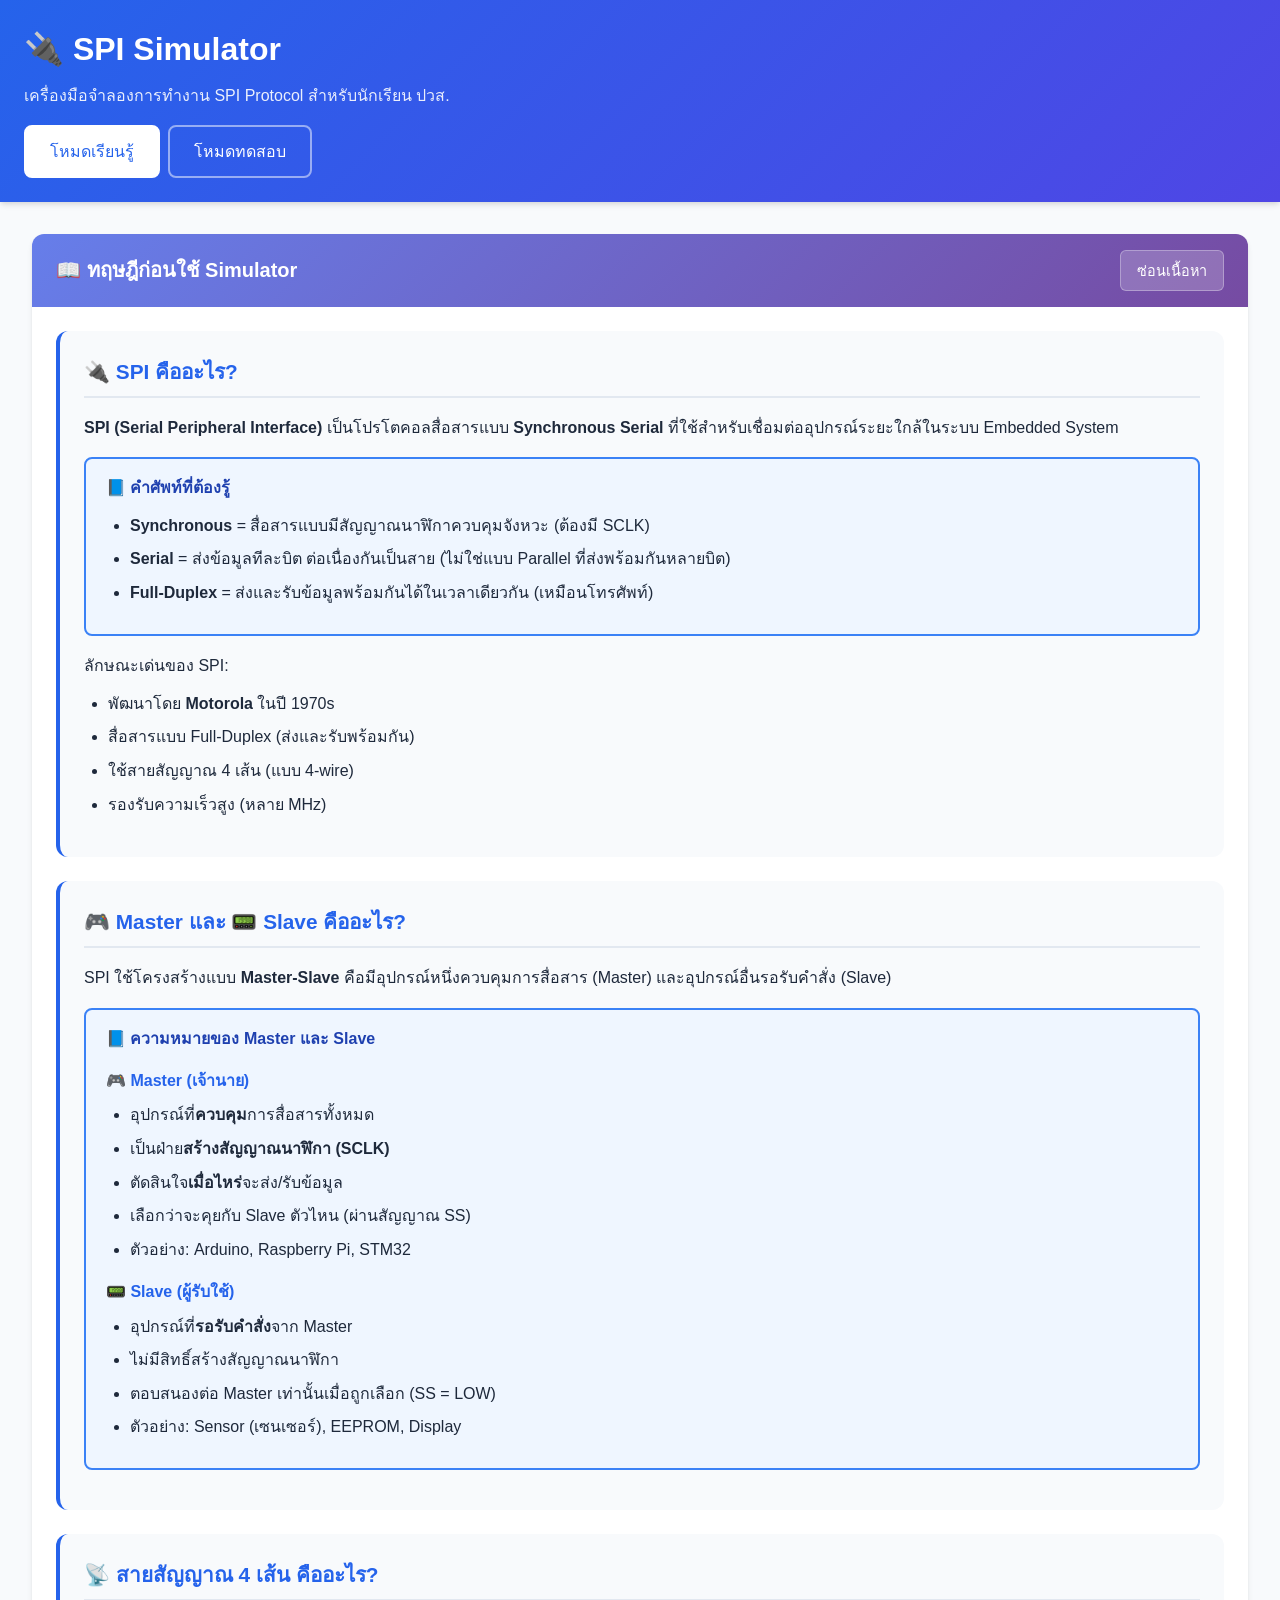
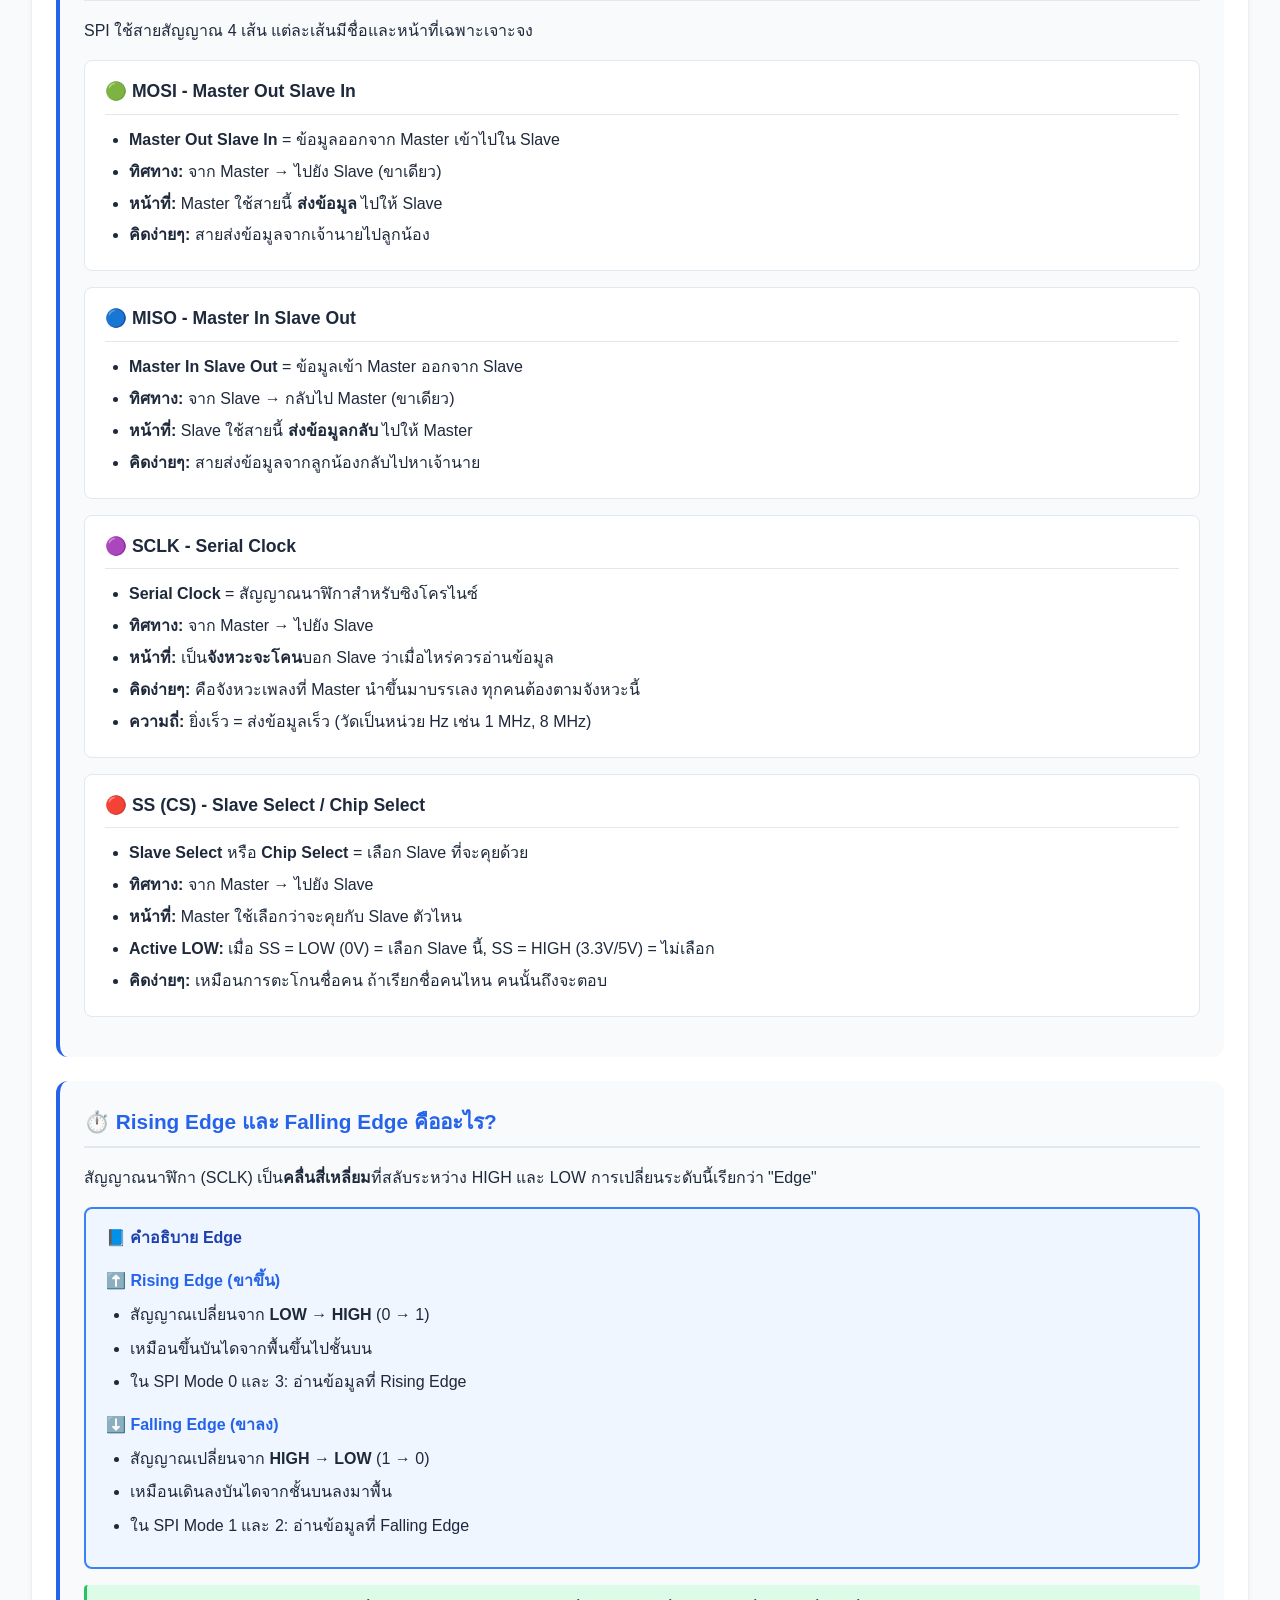
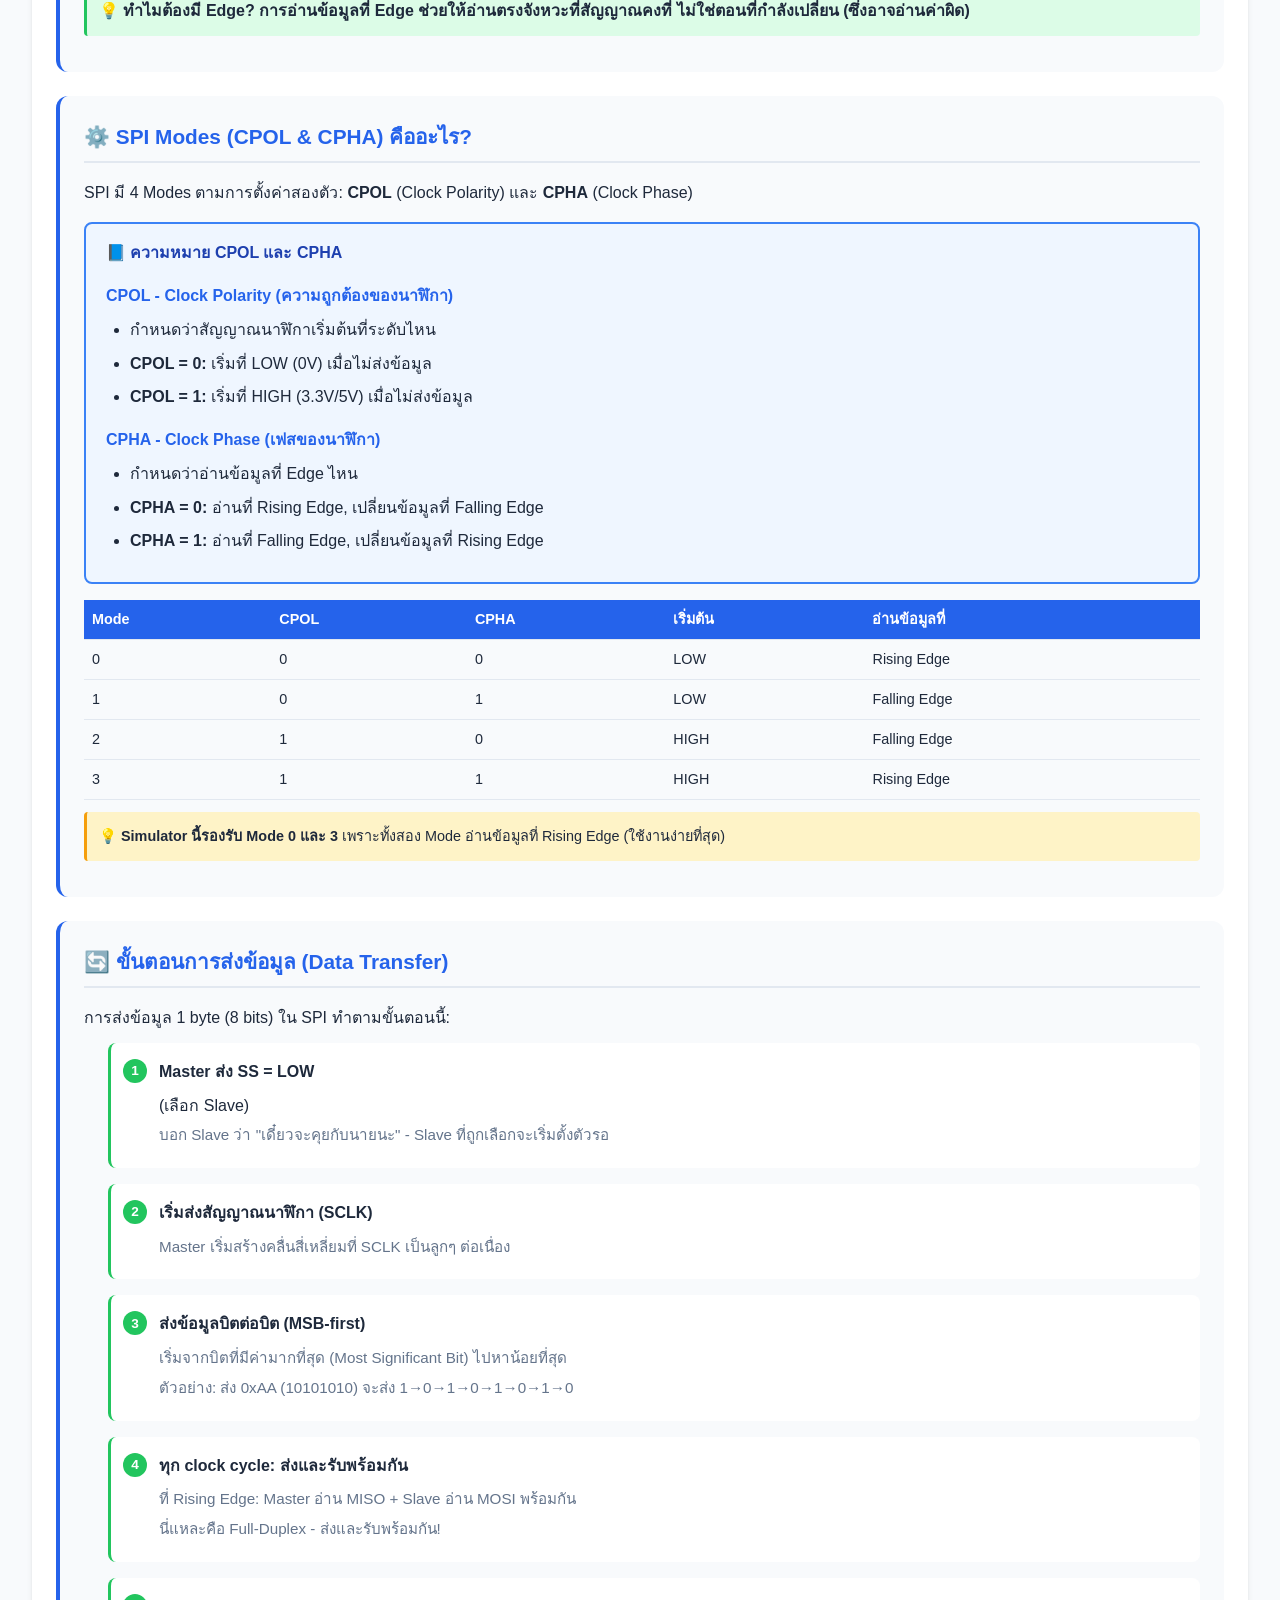
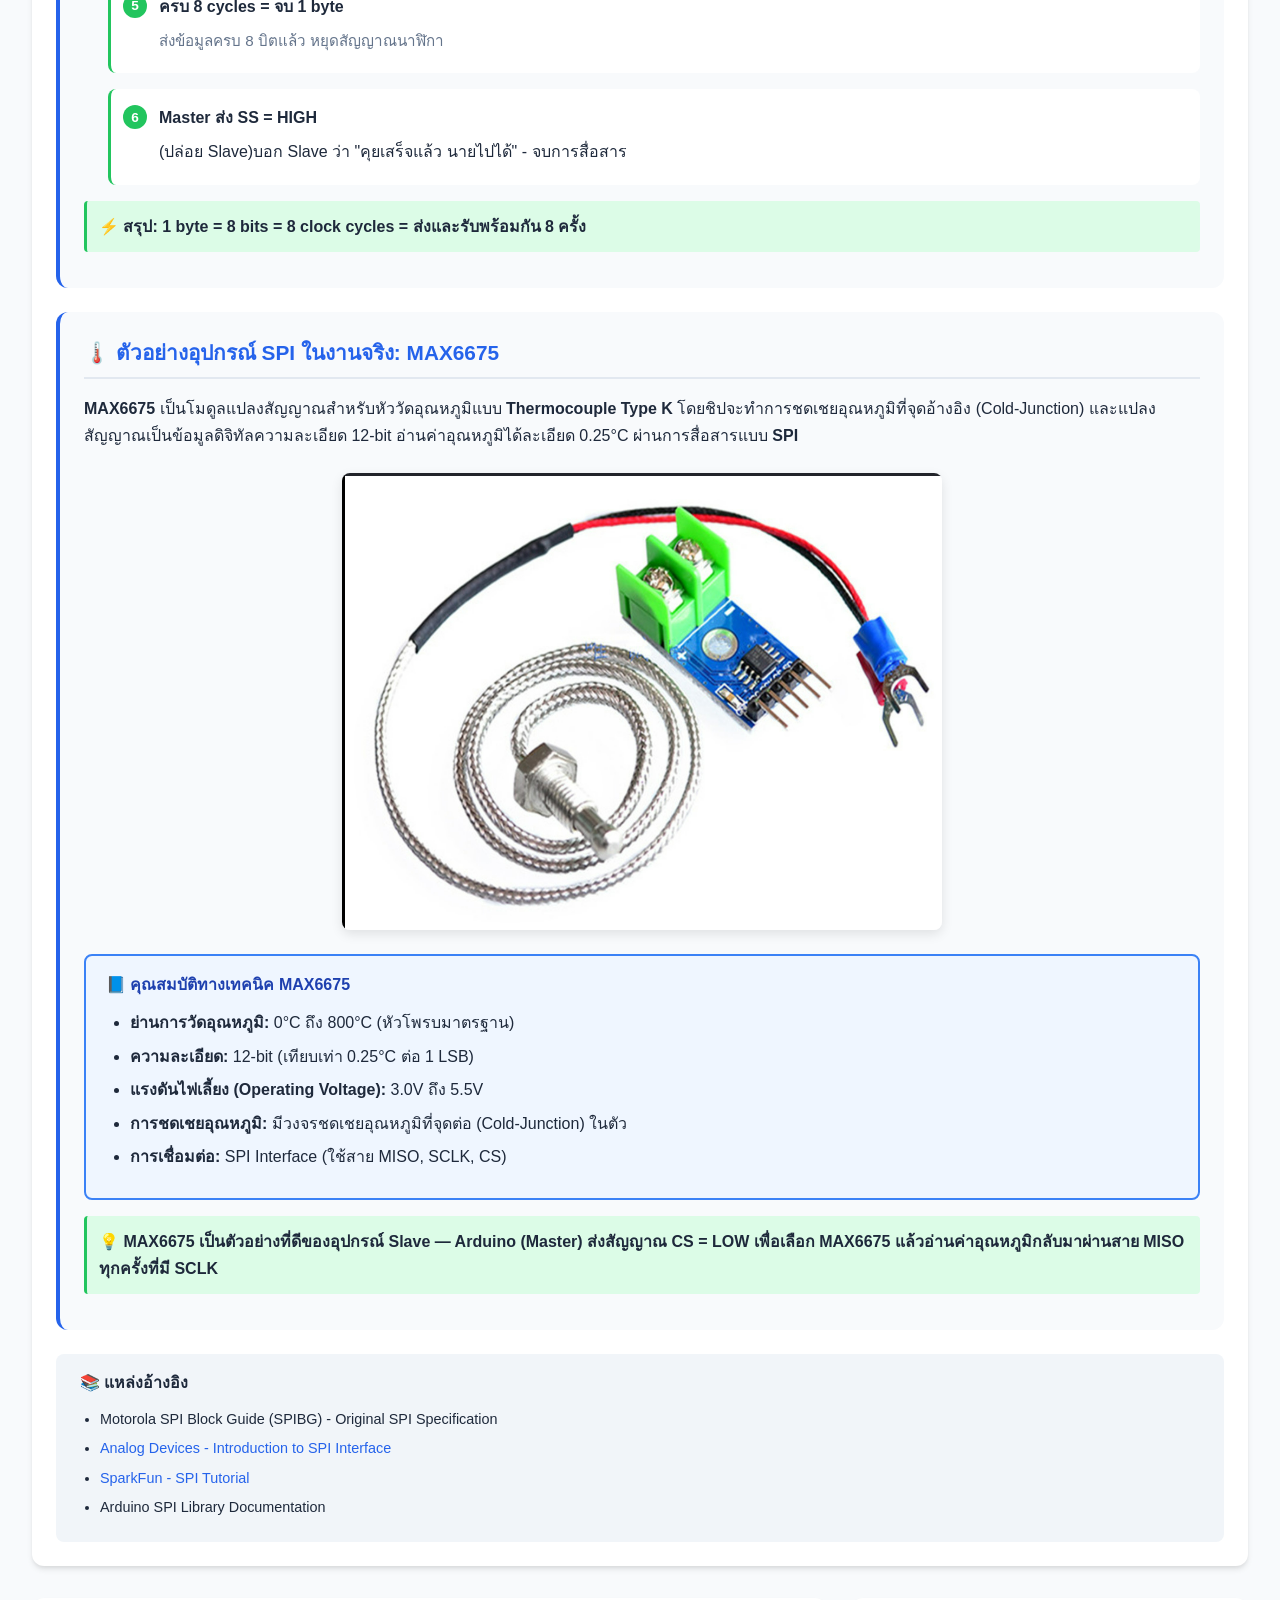
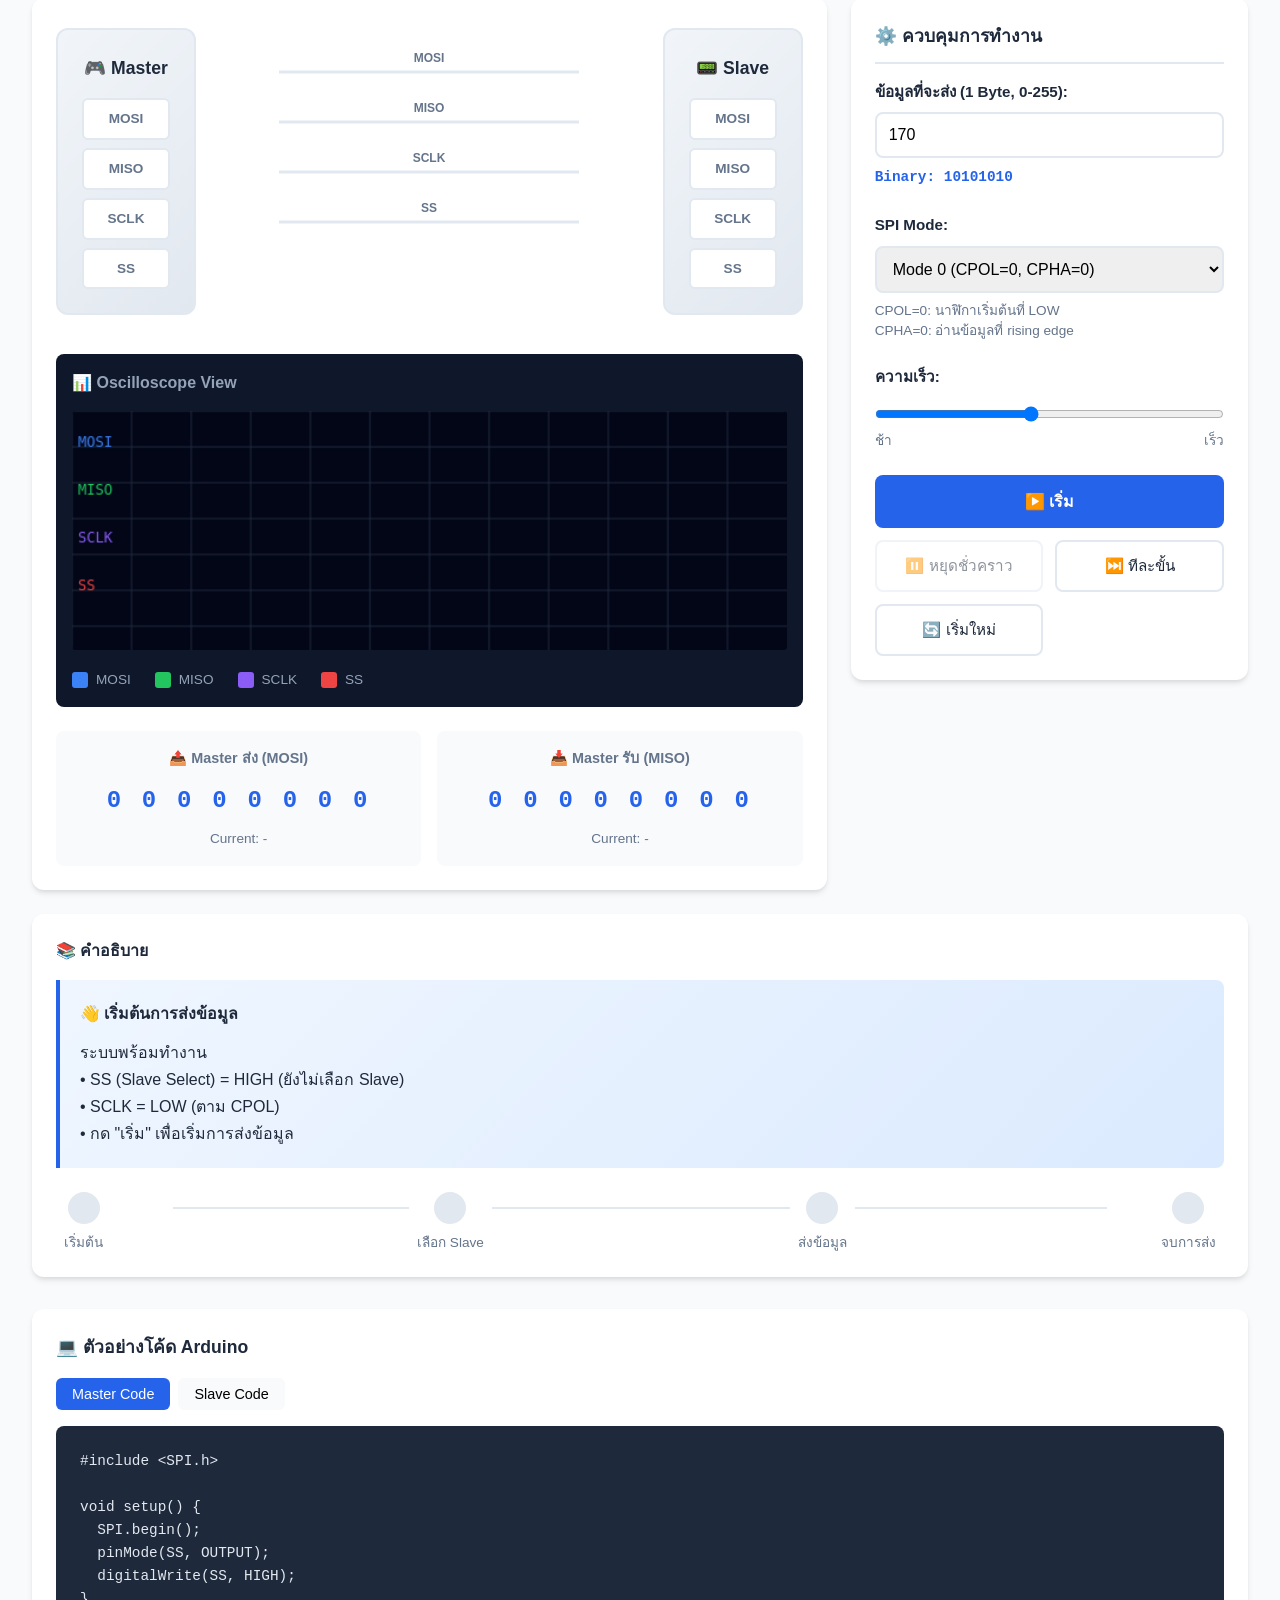
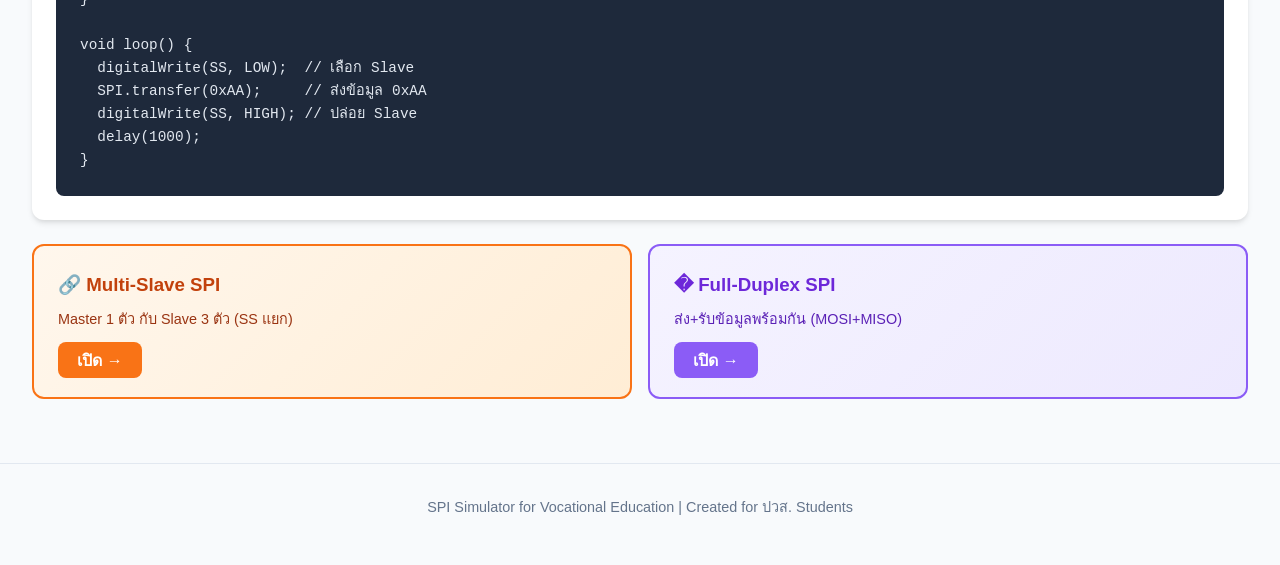
<file: spi/index.html>
<!DOCTYPE html>
<html lang="th">
<head>
    <meta charset="UTF-8">
    <meta name="viewport" content="width=device-width, initial-scale=1.0">
    <!-- Cache Control -->
    <meta http-equiv="Cache-Control" content="no-cache, no-store, must-revalidate">
    <meta http-equiv="Pragma" content="no-cache">
    <meta http-equiv="Expires" content="0">
    <title>SPI Simulator - จำลองการทำงาน SPI Protocol</title>
    <link rel="stylesheet" href="css/base.css?v=1.0">
    <link rel="stylesheet" href="css/theory.css?v=1.0">
    <link rel="stylesheet" href="css/simulator.css?v=1.0">
</head>
<body>
    <header>
        <div class="header-content">
            <h1>🔌 SPI Simulator</h1>
            <p>เครื่องมือจำลองการทำงาน SPI Protocol สำหรับนักเรียน ปวส.</p>
        </div>
        <div class="mode-switcher">
            <button id="btn-learning" class="mode-btn active">โหมดเรียนรู้</button>
            <button id="btn-practice" class="mode-btn">โหมดทดสอบ</button>
        </div>
    </header>

    <main>
        <!-- Learning Mode -->
        <section id="learning-mode" class="mode-section active">
            <!-- Theory Section - Read Before Simulation -->
            <div class="theory-section">
                <div class="theory-header">
                    <h2>📖 ทฤษฎีก่อนใช้ Simulator</h2>
                    <button type="button" class="toggle-theory" id="toggle-theory" onclick="toggleTheory()">ซ่อนเนื้อหา</button>
                </div>
                <div class="theory-content" id="theory-content">
                    <!-- Section 1: What is SPI -->
                    <div class="theory-block">
                        <h3>🔌 SPI คืออะไร?</h3>
                        <p><strong>SPI (Serial Peripheral Interface)</strong> เป็นโปรโตคอลสื่อสารแบบ <strong>Synchronous Serial</strong> ที่ใช้สำหรับเชื่อมต่ออุปกรณ์ระยะใกล้ในระบบ Embedded System</p>
                        
                        <div class="term-box">
                            <h4>📘 คำศัพท์ที่ต้องรู้</h4>
                            <ul>
                                <li><strong>Synchronous</strong> = สื่อสารแบบมีสัญญาณนาฬิกาควบคุมจังหวะ (ต้องมี SCLK)</li>
                                <li><strong>Serial</strong> = ส่งข้อมูลทีละบิต ต่อเนื่องกันเป็นสาย (ไม่ใช่แบบ Parallel ที่ส่งพร้อมกันหลายบิต)</li>
                                <li><strong>Full-Duplex</strong> = ส่งและรับข้อมูลพร้อมกันได้ในเวลาเดียวกัน (เหมือนโทรศัพท์)</li>
                            </ul>
                        </div>
                        
                        <p>ลักษณะเด่นของ SPI:</p>
                        <ul>
                            <li>พัฒนาโดย <strong>Motorola</strong> ในปี 1970s</li>
                            <li>สื่อสารแบบ Full-Duplex (ส่งและรับพร้อมกัน)</li>
                            <li>ใช้สายสัญญาณ 4 เส้น (แบบ 4-wire)</li>
                            <li>รองรับความเร็วสูง (หลาย MHz)</li>
                        </ul>
                    </div>
                    
                    <!-- Section 2: Master & Slave -->
                    <div class="theory-block">
                        <h3>🎮 Master และ 📟 Slave คืออะไร?</h3>
                        <p>SPI ใช้โครงสร้างแบบ <strong>Master-Slave</strong> คือมีอุปกรณ์หนึ่งควบคุมการสื่อสาร (Master) และอุปกรณ์อื่นรอรับคำสั่ง (Slave)</p>
                        
                        <div class="term-box">
                            <h4>📘 ความหมายของ Master และ Slave</h4>
                            <p><strong>🎮 Master (เจ้านาย)</strong></p>
                            <ul>
                                <li>อุปกรณ์ที่<strong>ควบคุม</strong>การสื่อสารทั้งหมด</li>
                                <li>เป็นฝ่าย<strong>สร้างสัญญาณนาฬิกา (SCLK)</strong></li>
                                <li>ตัดสินใจ<strong>เมื่อไหร่</strong>จะส่ง/รับข้อมูล</li>
                                <li>เลือกว่าจะคุยกับ Slave ตัวไหน (ผ่านสัญญาณ SS)</li>
                                <li>ตัวอย่าง: Arduino, Raspberry Pi, STM32</li>
                            </ul>
                            
                            <p><strong>📟 Slave (ผู้รับใช้)</strong></p>
                            <ul>
                                <li>อุปกรณ์ที่<strong>รอรับคำสั่ง</strong>จาก Master</li>
                                <li>ไม่มีสิทธิ์สร้างสัญญาณนาฬิกา</li>
                                <li>ตอบสนองต่อ Master เท่านั้นเมื่อถูกเลือก (SS = LOW)</li>
                                <li>ตัวอย่าง: Sensor (เซนเซอร์), EEPROM, Display</li>
                            </ul>
                        </div>
                    </div>
                    
                    <!-- Section 3: 4 Signal Lines -->
                    <div class="theory-block">
                        <h3>📡 สายสัญญาณ 4 เส้น คืออะไร?</h3>
                        <p>SPI ใช้สายสัญญาณ 4 เส้น แต่ละเส้นมีชื่อและหน้าที่เฉพาะเจาะจง</p>
                        
                        <div class="signal-detail">
                            <h4>🟢 MOSI - Master Out Slave In</h4>
                            <ul>
                                <li><strong>Master Out Slave In</strong> = ข้อมูลออกจาก Master เข้าไปใน Slave</li>
                                <li><strong>ทิศทาง:</strong> จาก Master → ไปยัง Slave (ขาเดียว)</li>
                                <li><strong>หน้าที่:</strong> Master ใช้สายนี้ <strong>ส่งข้อมูล</strong> ไปให้ Slave</li>
                                <li><strong>คิดง่ายๆ:</strong> สายส่งข้อมูลจากเจ้านายไปลูกน้อง</li>
                            </ul>
                        </div>
                        
                        <div class="signal-detail">
                            <h4>🔵 MISO - Master In Slave Out</h4>
                            <ul>
                                <li><strong>Master In Slave Out</strong> = ข้อมูลเข้า Master ออกจาก Slave</li>
                                <li><strong>ทิศทาง:</strong> จาก Slave → กลับไป Master (ขาเดียว)</li>
                                <li><strong>หน้าที่:</strong> Slave ใช้สายนี้ <strong>ส่งข้อมูลกลับ</strong> ไปให้ Master</li>
                                <li><strong>คิดง่ายๆ:</strong> สายส่งข้อมูลจากลูกน้องกลับไปหาเจ้านาย</li>
                            </ul>
                        </div>
                        
                        <div class="signal-detail">
                            <h4>🟣 SCLK - Serial Clock</h4>
                            <ul>
                                <li><strong>Serial Clock</strong> = สัญญาณนาฬิกาสำหรับซิงโครไนซ์</li>
                                <li><strong>ทิศทาง:</strong> จาก Master → ไปยัง Slave</li>
                                <li><strong>หน้าที่:</strong> เป็น<strong>จังหวะจะโคน</strong>บอก Slave ว่าเมื่อไหร่ควรอ่านข้อมูล</li>
                                <li><strong>คิดง่ายๆ:</strong> คือจังหวะเพลงที่ Master นำขึ้นมาบรรเลง ทุกคนต้องตามจังหวะนี้</li>
                                <li><strong>ความถี่:</strong> ยิ่งเร็ว = ส่งข้อมูลเร็ว (วัดเป็นหน่วย Hz เช่น 1 MHz, 8 MHz)</li>
                            </ul>
                        </div>
                        
                        <div class="signal-detail">
                            <h4>🔴 SS (CS) - Slave Select / Chip Select</h4>
                            <ul>
                                <li><strong>Slave Select</strong> หรือ <strong>Chip Select</strong> = เลือก Slave ที่จะคุยด้วย</li>
                                <li><strong>ทิศทาง:</strong> จาก Master → ไปยัง Slave</li>
                                <li><strong>หน้าที่:</strong> Master ใช้เลือกว่าจะคุยกับ Slave ตัวไหน</li>
                                <li><strong>Active LOW:</strong> เมื่อ SS = LOW (0V) = เลือก Slave นี้, SS = HIGH (3.3V/5V) = ไม่เลือก</li>
                                <li><strong>คิดง่ายๆ:</strong> เหมือนการตะโกนชื่อคน ถ้าเรียกชื่อคนไหน คนนั้นถึงจะตอบ</li>
                            </ul>
                        </div>
                    </div>
                    
                    <!-- Section 4: Rising Edge & Clock -->
                    <div class="theory-block">
                        <h3>⏱️ Rising Edge และ Falling Edge คืออะไร?</h3>
                        <p>สัญญาณนาฬิกา (SCLK) เป็น<strong>คลื่นสี่เหลี่ยม</strong>ที่สลับระหว่าง HIGH และ LOW การเปลี่ยนระดับนี้เรียกว่า "Edge"</p>
                        
                        <div class="term-box">
                            <h4>📘 คำอธิบาย Edge</h4>
                            <p><strong>⬆️ Rising Edge (ขาขึ้น)</strong></p>
                            <ul>
                                <li>สัญญาณเปลี่ยนจาก <strong>LOW → HIGH</strong> (0 → 1)</li>
                                <li>เหมือนขึ้นบันไดจากพื้นขึ้นไปชั้นบน</li>
                                <li>ใน SPI Mode 0 และ 3: อ่านข้อมูลที่ Rising Edge</li>
                            </ul>
                            
                            <p><strong>⬇️ Falling Edge (ขาลง)</strong></p>
                            <ul>
                                <li>สัญญาณเปลี่ยนจาก <strong>HIGH → LOW</strong> (1 → 0)</li>
                                <li>เหมือนเดินลงบันไดจากชั้นบนลงมาพื้น</li>
                                <li>ใน SPI Mode 1 และ 2: อ่านข้อมูลที่ Falling Edge</li>
                            </ul>
                        </div>
                        
                        <p class="highlight">💡 <strong>ทำไมต้องมี Edge?</strong> การอ่านข้อมูลที่ Edge ช่วยให้อ่านตรงจังหวะที่สัญญาณคงที่ ไม่ใช่ตอนที่กำลังเปลี่ยน (ซึ่งอาจอ่านค่าผิด)</p>
                    </div>
                    
                    <!-- Section 5: SPI Modes -->
                    <div class="theory-block">
                        <h3>⚙️ SPI Modes (CPOL & CPHA) คืออะไร?</h3>
                        <p>SPI มี 4 Modes ตามการตั้งค่าสองตัว: <strong>CPOL</strong> (Clock Polarity) และ <strong>CPHA</strong> (Clock Phase)</p>
                        
                        <div class="term-box">
                            <h4>📘 ความหมาย CPOL และ CPHA</h4>
                            <p><strong>CPOL - Clock Polarity (ความถูกต้องของนาฬิกา)</strong></p>
                            <ul>
                                <li>กำหนดว่าสัญญาณนาฬิกาเริ่มต้นที่ระดับไหน</li>
                                <li><strong>CPOL = 0:</strong> เริ่มที่ LOW (0V) เมื่อไม่ส่งข้อมูล</li>
                                <li><strong>CPOL = 1:</strong> เริ่มที่ HIGH (3.3V/5V) เมื่อไม่ส่งข้อมูล</li>
                            </ul>
                            
                            <p><strong>CPHA - Clock Phase (เฟสของนาฬิกา)</strong></p>
                            <ul>
                                <li>กำหนดว่าอ่านข้อมูลที่ Edge ไหน</li>
                                <li><strong>CPHA = 0:</strong> อ่านที่ Rising Edge, เปลี่ยนข้อมูลที่ Falling Edge</li>
                                <li><strong>CPHA = 1:</strong> อ่านที่ Falling Edge, เปลี่ยนข้อมูลที่ Rising Edge</li>
                            </ul>
                        </div>
                        
                        <table class="mode-table">
                            <tr>
                                <th>Mode</th>
                                <th>CPOL</th>
                                <th>CPHA</th>
                                <th>เริ่มต้น</th>
                                <th>อ่านข้อมูลที่</th>
                            </tr>
                            <tr>
                                <td>0</td>
                                <td>0</td>
                                <td>0</td>
                                <td>LOW</td>
                                <td>Rising Edge</td>
                            </tr>
                            <tr>
                                <td>1</td>
                                <td>0</td>
                                <td>1</td>
                                <td>LOW</td>
                                <td>Falling Edge</td>
                            </tr>
                            <tr>
                                <td>2</td>
                                <td>1</td>
                                <td>0</td>
                                <td>HIGH</td>
                                <td>Falling Edge</td>
                            </tr>
                            <tr>
                                <td>3</td>
                                <td>1</td>
                                <td>1</td>
                                <td>HIGH</td>
                                <td>Rising Edge</td>
                            </tr>
                        </table>
                        
                        <p class="note">💡 <strong>Simulator นี้รองรับ Mode 0 และ 3</strong> เพราะทั้งสอง Mode อ่านข้อมูลที่ Rising Edge (ใช้งานง่ายที่สุด)</p>
                    </div>
                    
                    <!-- Section 6: Data Transfer Process -->
                    <div class="theory-block">
                        <h3>🔄 ขั้นตอนการส่งข้อมูล (Data Transfer)</h3>
                        <p>การส่งข้อมูล 1 byte (8 bits) ใน SPI ทำตามขั้นตอนนี้:</p>
                        
                        <ol class="process-list">
                            <li>
                                <strong>Master ส่ง SS = LOW</strong> (เลือก Slave)
                                <p>บอก Slave ว่า "เดี๋ยวจะคุยกับนายนะ" - Slave ที่ถูกเลือกจะเริ่มตั้งตัวรอ</p>
                            </li>
                            <li>
                                <strong>เริ่มส่งสัญญาณนาฬิกา (SCLK)</strong>
                                <p>Master เริ่มสร้างคลื่นสี่เหลี่ยมที่ SCLK เป็นลูกๆ ต่อเนื่อง</p>
                            </li>
                            <li>
                                <strong>ส่งข้อมูลบิตต่อบิต (MSB-first)</strong>
                                <p>เริ่มจากบิตที่มีค่ามากที่สุด (Most Significant Bit) ไปหาน้อยที่สุด</p>
                                <p>ตัวอย่าง: ส่ง 0xAA (10101010) จะส่ง 1→0→1→0→1→0→1→0</p>
                            </li>
                            <li>
                                <strong>ทุก clock cycle: ส่งและรับพร้อมกัน</strong>
                                <p>ที่ Rising Edge: Master อ่าน MISO + Slave อ่าน MOSI พร้อมกัน</p>
                                <p>นี่แหละคือ Full-Duplex - ส่งและรับพร้อมกัน!</p>
                            </li>
                            <li>
                                <strong>ครบ 8 cycles = จบ 1 byte</strong>
                                <p>ส่งข้อมูลครบ 8 บิตแล้ว หยุดสัญญาณนาฬิกา</p>
                            </li>
                            <li>
                                <strong>Master ส่ง SS = HIGH</strong> (ปล่อย Slave)</n                                <p>บอก Slave ว่า "คุยเสร็จแล้ว นายไปได้" - จบการสื่อสาร</p>
                            </li>
                        </ol>
                        
                        <p class="highlight">⚡ สรุป: 1 byte = 8 bits = 8 clock cycles = ส่งและรับพร้อมกัน 8 ครั้ง</p>
                    </div>
                    
                    <!-- Section 7: ตัวอย่างอุปกรณ์ SPI ในงานจริง -->
                    <div class="theory-block">
                        <h3>🌡️ ตัวอย่างอุปกรณ์ SPI ในงานจริง: MAX6675</h3>
                        <p><strong>MAX6675</strong> เป็นโมดูลแปลงสัญญาณสำหรับหัววัดอุณหภูมิแบบ <strong>Thermocouple Type K</strong> โดยชิปจะทำการชดเชยอุณหภูมิที่จุดอ้างอิง (Cold-Junction) และแปลงสัญญาณเป็นข้อมูลดิจิทัลความละเอียด 12-bit อ่านค่าอุณหภูมิได้ละเอียด 0.25°C ผ่านการสื่อสารแบบ <strong>SPI</strong></p>
                        
                        <img src="SPI-interface-temp.png" alt="MAX6675 SPI Interface - Thermocouple Temperature Sensor" style="width: 100%; max-width: 600px; display: block; margin: 1.5rem auto; border-radius: 8px; box-shadow: 0 4px 12px rgba(0,0,0,0.1);">
                        
                        <div class="term-box">
                            <h4>📘 คุณสมบัติทางเทคนิค MAX6675</h4>
                            <ul>
                                <li><strong>ย่านการวัดอุณหภูมิ:</strong> 0°C ถึง 800°C (หัวโพรบมาตรฐาน)</li>
                                <li><strong>ความละเอียด:</strong> 12-bit (เทียบเท่า 0.25°C ต่อ 1 LSB)</li>
                                <li><strong>แรงดันไฟเลี้ยง (Operating Voltage):</strong> 3.0V ถึง 5.5V</li>
                                <li><strong>การชดเชยอุณหภูมิ:</strong> มีวงจรชดเชยอุณหภูมิที่จุดต่อ (Cold-Junction) ในตัว</li>
                                <li><strong>การเชื่อมต่อ:</strong> SPI Interface (ใช้สาย MISO, SCLK, CS)</li>
                            </ul>
                        </div>
                        
                        <p class="highlight">💡 <strong>MAX6675 เป็นตัวอย่างที่ดีของอุปกรณ์ Slave</strong> — Arduino (Master) ส่งสัญญาณ CS = LOW เพื่อเลือก MAX6675 แล้วอ่านค่าอุณหภูมิกลับมาผ่านสาย MISO ทุกครั้งที่มี SCLK</p>
                    </div>
                    
                    <div class="references">
                        <h4>📚 แหล่งอ้างอิง</h4>
                        <ul>
                            <li>Motorola SPI Block Guide (SPIBG) - Original SPI Specification</li>
                            <li><a href="https://www.analog.com/en/analog-dialogue/articles/introduction-to-spi-interface.html" target="_blank">Analog Devices - Introduction to SPI Interface</a></li>
                            <li><a href="https://www.sparkfun.com/spi" target="_blank">SparkFun - SPI Tutorial</a></li>
                            <li>Arduino SPI Library Documentation</li>
                        </ul>
                    </div>
                </div>
            </div>
            
            <div class="main-container">
                <!-- Visualization Area -->
                <div class="visualization-panel">
                    <div class="connection-diagram">
                        <div class="device master">
                            <div class="device-header">🎮 Master</div>
                            <div class="device-pins">
                                <div class="pin" id="master-mosi">MOSI</div>
                                <div class="pin" id="master-miso">MISO</div>
                                <div class="pin" id="master-sclk">SCLK</div>
                                <div class="pin" id="master-ss">SS</div>
                            </div>
                        </div>
                        
                        <div class="signal-lines">
                            <svg id="signal-svg" viewBox="0 0 400 300">
                                <!-- MOSI Line -->
                                <line id="mosi-line" class="signal-line" x1="50" y1="50" x2="350" y2="50"/>
                                <text x="200" y="40" class="signal-label">MOSI</text>
                                
                                <!-- MISO Line -->
                                <line id="miso-line" class="signal-line" x1="350" y1="100" x2="50" y2="100"/>
                                <text x="200" y="90" class="signal-label">MISO</text>
                                
                                <!-- SCLK Line -->
                                <line id="sclk-line" class="signal-line clock" x1="50" y1="150" x2="350" y2="150"/>
                                <text x="200" y="140" class="signal-label">SCLK</text>
                                
                                <!-- SS Line -->
                                <line id="ss-line" class="signal-line select" x1="50" y1="200" x2="350" y2="200"/>
                                <text x="200" y="190" class="signal-label">SS</text>
                            </svg>
                        </div>
                        
                        <div class="device slave">
                            <div class="device-header">📟 Slave</div>
                            <div class="device-pins">
                                <div class="pin" id="slave-mosi">MOSI</div>
                                <div class="pin" id="slave-miso">MISO</div>
                                <div class="pin" id="slave-sclk">SCLK</div>
                                <div class="pin" id="slave-ss">SS</div>
                            </div>
                        </div>
                    </div>

                    <!-- Oscilloscope Panel -->
                    <div class="oscilloscope-panel">
                        <div class="panel-header">📊 Oscilloscope View</div>
                        <canvas id="scope-canvas" width="600" height="200"></canvas>
                        <div class="scope-legend">
                            <div class="legend-item"><span class="color-box mosi"></span> MOSI</div>
                            <div class="legend-item"><span class="color-box miso"></span> MISO</div>
                            <div class="legend-item"><span class="color-box sclk"></span> SCLK</div>
                            <div class="legend-item"><span class="color-box ss"></span> SS</div>
                        </div>
                    </div>

                    <!-- Data Display -->
                    <div class="data-display">
                        <div class="data-section master-data">
                            <h4>📤 Master ส่ง (MOSI)</h4>
                            <div class="byte-display" id="master-tx">0 0 0 0 0 0 0 0</div>
                            <div class="current-bit" id="mosi-bit">Current: -</div>
                        </div>
                        <div class="data-section slave-data">
                            <h4>📥 Master รับ (MISO)</h4>
                            <div class="byte-display" id="master-rx">0 0 0 0 0 0 0 0</div>
                            <div class="current-bit" id="miso-bit">Current: -</div>
                        </div>
                    </div>
                </div>

                <!-- Control Panel -->
                <div class="control-panel">
                    <div class="panel-header">⚙️ ควบคุมการทำงาน</div>
                    
                    <div class="control-group">
                        <label>ข้อมูลที่จะส่ง (1 Byte, 0-255):</label>
                        <input type="number" id="data-input" min="0" max="255" value="170" placeholder="0-255">
                        <div class="binary-preview">Binary: <span id="binary-display">10101010</span></div>
                    </div>

                    <div class="control-group">
                        <label>SPI Mode:</label>
                        <select id="spi-mode">
                            <option value="0">Mode 0 (CPOL=0, CPHA=0)</option>
                            <option value="3">Mode 3 (CPOL=1, CPHA=1)</option>
                        </select>
                        <div class="mode-explanation" id="mode-exp">
                            CPOL=0: นาฬิกาเริ่มต้นที่ LOW<br>
                            CPHA=0: อ่านข้อมูลที่ rising edge
                        </div>
                    </div>

                    <div class="control-group">
                        <label>ความเร็ว:</label>
                        <input type="range" id="speed-slider" min="1" max="10" value="5">
                        <div class="speed-labels"><span>ช้า</span><span>เร็ว</span></div>
                    </div>

                    <div class="control-buttons">
                        <button id="btn-play" class="btn-primary">▶️ เริ่ม</button>
                        <button id="btn-pause" class="btn-secondary" disabled>⏸️ หยุดชั่วคราว</button>
                        <button id="btn-step" class="btn-secondary">⏭️ ทีละขั้น</button>
                        <button id="btn-reset" class="btn-secondary">🔄 เริ่มใหม่</button>
                    </div>
                </div>

                <!-- Explanation Panel -->
                <div class="explanation-panel">
                    <div class="panel-header">📚 คำอธิบาย</div>
                    <div class="explanation-content" id="explanation">
                        <p>👋 ยินดีต้อนรับสู่ SPI Simulator!</p>
                        <p>SPI (Serial Peripheral Interface) เป็นโปรโตคอลสื่อสารแบบ Serial ที่ใช้กันอย่างแพร่หลายในระบบ Embedded</p>
                        <p>🔹 กด "เริ่ม" เพื่อดูการทำงานจำลอง</p>
                        <p>🔹 ลองเปลี่ยนข้อมูลหรือ SPI Mode ดูสิ!</p>
                    </div>
                    <div class="progress-indicator" id="progress">
                        <div class="step" data-step="0">เริ่มต้น</div>
                        <div class="step" data-step="1">เลือก Slave</div>
                        <div class="step" data-step="2">ส่งข้อมูล</div>
                        <div class="step" data-step="3">จบการส่ง</div>
                    </div>
                </div>
            </div>

            <!-- Code Examples -->
            <div class="code-examples">
                <div class="panel-header">💻 ตัวอย่างโค้ด Arduino</div>
                <div class="code-tabs">
                    <button class="code-tab active" data-tab="master">Master Code</button>
                    <button class="code-tab" data-tab="slave">Slave Code</button>
                </div>
                <div class="code-content active" id="master-code">
                    <pre><code>#include &lt;SPI.h&gt;

void setup() {
  SPI.begin();
  pinMode(SS, OUTPUT);
  digitalWrite(SS, HIGH);
}

void loop() {
  digitalWrite(SS, LOW);  // เลือก Slave
  SPI.transfer(0xAA);     // ส่งข้อมูล 0xAA
  digitalWrite(SS, HIGH); // ปล่อย Slave
  delay(1000);
}</code></pre>
                </div>
                <div class="code-content" id="slave-code">
                    <pre><code>#include &lt;SPI.h&gt;

volatile byte received;

void setup() {
  pinMode(MISO, OUTPUT);
  SPCR |= _BV(SPE);
  SPI.attachInterrupt();
  Serial.begin(9600);
}

ISR(SPI_STC_vect) {
  received = SPDR;
  Serial.println(received, HEX);
}

void loop() {
  // Slave ทำงานอัตโนมัติผ่าน interrupt
}</code></pre>
                </div>
            </div>

            <!-- Extra Simulators Links -->
            <div style="display: grid; grid-template-columns: 1fr 1fr; gap: 1rem; margin-top: 1.5rem;">
                <div style="background: linear-gradient(135deg, #fff7ed, #ffedd5); border: 2px solid #f97316; border-radius: 12px; padding: 1.5rem;">
                    <h3 style="color: #c2410c; margin-bottom: 0.5rem;">🔗 Multi-Slave SPI</h3>
                    <p style="color: #9a3412; font-size: 0.9rem; margin-bottom: 1rem;">Master 1 ตัว กับ Slave 3 ตัว (SS แยก)</p>
                    <a href="multi-slave.html" style="background: #f97316; color: white; padding: 0.6rem 1.2rem; border-radius: 8px; text-decoration: none; font-weight: 600;">เปิด →</a>
                </div>
                <div style="background: linear-gradient(135deg, #f5f3ff, #ede9fe); border: 2px solid #8b5cf6; border-radius: 12px; padding: 1.5rem;">
                    <h3 style="color: #6d28d9; margin-bottom: 0.5rem;">� Full-Duplex SPI</h3>
                    <p style="color: #5b21b6; font-size: 0.9rem; margin-bottom: 1rem;">ส่ง+รับข้อมูลพร้อมกัน (MOSI+MISO)</p>
                    <a href="full-duplex.html" style="background: #8b5cf6; color: white; padding: 0.6rem 1.2rem; border-radius: 8px; text-decoration: none; font-weight: 600;">เปิด →</a>
                </div>
            </div>
        </section>

        <!-- Practice Mode -->
        <section id="practice-mode" class="mode-section">
            <div class="practice-container">

                <!-- Name Entry Screen -->
                <div class="name-entry" id="name-entry">
                    <div class="name-entry-card">
                        <div class="name-entry-icon">📝</div>
                        <h2>แบบทดสอบความเข้าใจ SPI Protocol</h2>
                        <p>ทดสอบความรู้จากเนื้อหาทฤษฎีที่เรียนมา (10 ข้อ)</p>
                        <div class="name-input-group">
                            <label for="student-name">กรอกชื่อ-นามสกุล:</label>
                            <input type="text" id="student-name" placeholder="เช่น สมชาย ใจดี" maxlength="50" autocomplete="off">
                        </div>
                        <button id="btn-start-quiz" class="btn-primary btn-large" disabled>เริ่มทำแบบทดสอบ →</button>
                        <p class="name-hint">* กรุณากรอกชื่อก่อนเริ่มทำแบบทดสอบ</p>
                    </div>
                </div>

                <!-- Quiz Area (hidden until name entered) -->
                <div class="quiz-area hidden" id="quiz-area">
                    <div class="quiz-header">
                        <h2>📝 แบบทดสอบความเข้าใจ SPI</h2>
                        <div class="quiz-header-info">
                            <span class="student-name-display" id="student-name-display"></span>
                            <div class="score-display">คะแนน: <span id="score">0</span>/10</div>
                        </div>
                    </div>

                    <div class="quiz-content" id="quiz-content">
                        <!-- Q1: SPI คืออะไร (ทฤษฎี Section 1) -->
                        <div class="quiz-question active" data-question="1">
                            <div class="question-text">
                                <span class="question-tag">📖 ทฤษฎี: SPI คืออะไร?</span>
                                <h3>คำถามที่ 1: SPI เป็นการสื่อสารแบบใด?</h3>
                            </div>
                            <div class="answer-options">
                                <button class="answer-btn" data-correct="false">Asynchronous Serial (ไม่ต้องใช้สัญญาณนาฬิกา)</button>
                                <button class="answer-btn" data-correct="true">Synchronous Serial (ใช้สัญญาณนาฬิกาควบคุมจังหวะ)</button>
                                <button class="answer-btn" data-correct="false">Parallel (ส่งหลายบิตพร้อมกัน)</button>
                                <button class="answer-btn" data-correct="false">Wireless (ไร้สาย)</button>
                            </div>
                            <div class="question-explanation hidden">
                                ✅ SPI เป็น <strong>Synchronous Serial</strong> — ใช้สัญญาณนาฬิกา (SCLK) ควบคุมจังหวะการส่งข้อมูลทีละบิต
                            </div>
                        </div>

                        <!-- Q2: สายสัญญาณ MOSI (ทฤษฎี Section 3) -->
                        <div class="quiz-question" data-question="2">
                            <div class="question-text">
                                <span class="question-tag">📖 ทฤษฎี: สายสัญญาณ 4 เส้น</span>
                                <h3>คำถามที่ 2: สายสัญญาณใดเป็นสายข้อมูลจาก Master ไป Slave?</h3>
                            </div>
                            <div class="answer-options">
                                <button class="answer-btn" data-correct="true">MOSI (Master Out Slave In)</button>
                                <button class="answer-btn" data-correct="false">MISO (Master In Slave Out)</button>
                                <button class="answer-btn" data-correct="false">SCLK (Serial Clock)</button>
                                <button class="answer-btn" data-correct="false">SS (Slave Select)</button>
                            </div>
                            <div class="question-explanation hidden">
                                ✅ <strong>MOSI</strong> = Master Out Slave In — สายข้อมูลจาก Master ส่งไปยัง Slave (เหมือนสายส่งจากเจ้านายไปลูกน้อง)
                            </div>
                        </div>

                        <!-- Q3: SS/CS (ทฤษฎี Section 3) -->
                        <div class="quiz-question" data-question="3">
                            <div class="question-text">
                                <span class="question-tag">📖 ทฤษฎี: สายสัญญาณ SS</span>
                                <h3>คำถามที่ 3: สัญญาณ SS ต้องเป็นอย่างไรเมื่อ Master ต้องการเลือก Slave?</h3>
                            </div>
                            <div class="answer-options">
                                <button class="answer-btn" data-correct="false">HIGH (3.3V/5V)</button>
                                <button class="answer-btn" data-correct="true">LOW (0V) — Active LOW</button>
                                <button class="answer-btn" data-correct="false">Toggle สลับไปมา</button>
                                <button class="answer-btn" data-correct="false">ไม่ต้องสนใจค่า SS</button>
                            </div>
                            <div class="question-explanation hidden">
                                ✅ SS เป็น <strong>Active LOW</strong> — เมื่อ SS = LOW หมายถึง "เลือก Slave นี้", SS = HIGH หมายถึง "ไม่เลือก"
                            </div>
                        </div>

                        <!-- Q4: Full-Duplex (ทฤษฎี Section 1 + 6) -->
                        <div class="quiz-question" data-question="4">
                            <div class="question-text">
                                <span class="question-tag">📖 ทฤษฎี: Full-Duplex</span>
                                <h3>คำถามที่ 4: "Full-Duplex" ในการสื่อสาร SPI หมายถึงอะไร?</h3>
                            </div>
                            <div class="answer-options">
                                <button class="answer-btn" data-correct="false">ส่งข้อมูลได้ทางเดียวเท่านั้น</button>
                                <button class="answer-btn" data-correct="false">ส่งหรือรับได้ทีละอย่าง (ผลัดกัน)</button>
                                <button class="answer-btn" data-correct="true">ส่งและรับข้อมูลพร้อมกันได้ในเวลาเดียวกัน</button>
                                <button class="answer-btn" data-correct="false">ส่งข้อมูลไปหลายอุปกรณ์พร้อมกัน</button>
                            </div>
                            <div class="question-explanation hidden">
                                ✅ <strong>Full-Duplex</strong> = ส่ง (MOSI) และรับ (MISO) ข้อมูลพร้อมกันในทุก clock cycle — เหมือนคุยโทรศัพท์ที่ทั้งสองฝ่ายพูดและฟังได้พร้อมกัน
                            </div>
                        </div>

                        <!-- Q5: MISO คืออะไร (ทฤษฎี Section 3) -->
                        <div class="quiz-question" data-question="5">
                            <div class="question-text">
                                <span class="question-tag">📖 ทฤษฎี: สายสัญญาณ 4 เส้น</span>
                                <h3>คำถามที่ 5: สายสัญญาณ MISO ทำหน้าที่อะไร?</h3>
                            </div>
                            <div class="answer-options">
                                <button class="answer-btn" data-correct="false">ส่งข้อมูลจาก Master ไป Slave</button>
                                <button class="answer-btn" data-correct="true">ส่งข้อมูลจาก Slave กลับไป Master</button>
                                <button class="answer-btn" data-correct="false">สร้างสัญญาณนาฬิกา</button>
                                <button class="answer-btn" data-correct="false">เลือก Slave ที่ต้องการสื่อสาร</button>
                            </div>
                            <div class="question-explanation hidden">
                                ✅ <strong>MISO</strong> = Master In Slave Out — สาย Slave ส่งข้อมูลกลับไปให้ Master (เหมือนลูกน้องรายงานผลกลับไปหาเจ้านาย)
                            </div>
                        </div>

                        <!-- Q6: Rising Edge (ทฤษฎี Section 4) -->
                        <div class="quiz-question" data-question="6">
                            <div class="question-text">
                                <span class="question-tag">📖 ทฤษฎี: Rising Edge / Falling Edge</span>
                                <h3>คำถามที่ 6: "Rising Edge" ของสัญญาณนาฬิกาคืออะไร?</h3>
                            </div>
                            <div class="answer-options">
                                <button class="answer-btn" data-correct="true">สัญญาณเปลี่ยนจาก LOW → HIGH (ขาขึ้น)</button>
                                <button class="answer-btn" data-correct="false">สัญญาณเปลี่ยนจาก HIGH → LOW (ขาลง)</button>
                                <button class="answer-btn" data-correct="false">สัญญาณอยู่ที่ HIGH คงที่</button>
                                <button class="answer-btn" data-correct="false">สัญญาณอยู่ที่ LOW คงที่</button>
                            </div>
                            <div class="question-explanation hidden">
                                ✅ <strong>Rising Edge (ขาขึ้น)</strong> = สัญญาณเปลี่ยนจาก LOW → HIGH — เหมือนขึ้นบันไดจากพื้นไปชั้นบน ใน Mode 0 และ 3 จะอ่านข้อมูลที่ Rising Edge
                            </div>
                        </div>

                        <!-- Q7: SPI Mode 0 (ทฤษฎี Section 5) -->
                        <div class="quiz-question" data-question="7">
                            <div class="question-text">
                                <span class="question-tag">📖 ทฤษฎี: SPI Modes (CPOL & CPHA)</span>
                                <h3>คำถามที่ 7: SPI Mode 0 มีค่า CPOL และ CPHA เท่าใด?</h3>
                            </div>
                            <div class="answer-options">
                                <button class="answer-btn" data-correct="true">CPOL=0, CPHA=0 (เริ่มที่ LOW, อ่านที่ Rising Edge)</button>
                                <button class="answer-btn" data-correct="false">CPOL=0, CPHA=1 (เริ่มที่ LOW, อ่านที่ Falling Edge)</button>
                                <button class="answer-btn" data-correct="false">CPOL=1, CPHA=0 (เริ่มที่ HIGH, อ่านที่ Falling Edge)</button>
                                <button class="answer-btn" data-correct="false">CPOL=1, CPHA=1 (เริ่มที่ HIGH, อ่านที่ Rising Edge)</button>
                            </div>
                            <div class="question-explanation hidden">
                                ✅ <strong>Mode 0</strong>: CPOL=0 (SCLK เริ่มที่ LOW), CPHA=0 (อ่านข้อมูลที่ Rising Edge) — เป็นโหมดที่ใช้งานบ่อยที่สุด
                            </div>
                        </div>

                        <!-- Q8: ขั้นตอนการส่งข้อมูล (ทฤษฎี Section 6) -->
                        <div class="quiz-question" data-question="8">
                            <div class="question-text">
                                <span class="question-tag">📖 ทฤษฎี: ขั้นตอนการส่งข้อมูล</span>
                                <h3>คำถามที่ 8: ขั้นตอนแรกของการส่งข้อมูล SPI คืออะไร?</h3>
                            </div>
                            <div class="answer-options">
                                <button class="answer-btn" data-correct="false">เริ่มสร้างสัญญาณ SCLK</button>
                                <button class="answer-btn" data-correct="false">ส่งข้อมูลบิตแรกผ่าน MOSI</button>
                                <button class="answer-btn" data-correct="true">Master ส่ง SS = LOW เพื่อเลือก Slave</button>
                                <button class="answer-btn" data-correct="false">Slave ส่งข้อมูลกลับผ่าน MISO</button>
                            </div>
                            <div class="question-explanation hidden">
                                ✅ ขั้นตอนแรกคือ <strong>Master ส่ง SS = LOW</strong> เพื่อเลือก Slave ที่ต้องการสื่อสาร — บอก Slave ว่า "เดี๋ยวจะคุยกับนายนะ"
                            </div>
                        </div>

                        <!-- Q9: Master & Slave (ทฤษฎี Section 2) -->
                        <div class="quiz-question" data-question="9">
                            <div class="question-text">
                                <span class="question-tag">📖 ทฤษฎี: Master และ Slave</span>
                                <h3>คำถามที่ 9: อุปกรณ์ใดเป็นผู้สร้างสัญญาณนาฬิกา (SCLK) ในการสื่อสาร SPI?</h3>
                            </div>
                            <div class="answer-options">
                                <button class="answer-btn" data-correct="true">Master เท่านั้น</button>
                                <button class="answer-btn" data-correct="false">Slave เท่านั้น</button>
                                <button class="answer-btn" data-correct="false">ทั้ง Master และ Slave สลับกัน</button>
                                <button class="answer-btn" data-correct="false">ไม่มีใครสร้าง สัญญาณมาจากภายนอก</button>
                            </div>
                            <div class="question-explanation hidden">
                                ✅ <strong>Master เท่านั้น</strong>ที่สร้างสัญญาณนาฬิกา (SCLK) — Master ควบคุมการสื่อสารทั้งหมด ส่วน Slave รอรับคำสั่ง
                            </div>
                        </div>

                        <!-- Q10: ขั้นตอนการส่ง MSB-first (ทฤษฎี Section 6) -->
                        <div class="quiz-question" data-question="10">
                            <div class="question-text">
                                <span class="question-tag">📖 ทฤษฎี: ขั้นตอนการส่งข้อมูล</span>
                                <h3>คำถามที่ 10: การส่งข้อมูล 1 byte (8 bits) ใน SPI ต้องใช้กี่ clock cycles?</h3>
                            </div>
                            <div class="answer-options">
                                <button class="answer-btn" data-correct="false">1 clock cycle</button>
                                <button class="answer-btn" data-correct="false">4 clock cycles</button>
                                <button class="answer-btn" data-correct="true">8 clock cycles</button>
                                <button class="answer-btn" data-correct="false">16 clock cycles</button>
                            </div>
                            <div class="question-explanation hidden">
                                ✅ SPI ส่งข้อมูลทีละ 1 bit ต่อ 1 clock cycle ดังนั้น <strong>1 byte (8 bits) = 8 clock cycles</strong> โดยส่งแบบ MSB-first (เริ่มจากบิตที่มีค่ามากที่สุด)
                            </div>
                        </div>
                    </div>

                    <div class="quiz-navigation">
                        <button id="prev-question" class="btn-secondary" disabled>⬅️ ข้อก่อนหน้า</button>
                        <span id="question-number">คำถาม 1/10</span>
                        <button id="next-question" class="btn-secondary" disabled>ข้อถัดไป ➡️</button>
                    </div>

                    <div class="quiz-complete hidden" id="quiz-complete">
                        <div class="trophy">🏆</div>
                        <h2>ทำแบบทดสอบเสร็จแล้ว!</h2>
                        <div class="result-card">
                            <div class="result-name">👤 <span id="result-name"></span></div>
                            <div class="result-score">
                                <span class="score-number" id="final-score">0</span>
                                <span class="score-total">/10</span>
                            </div>
                            <div class="result-percent" id="result-percent"></div>
                            <div class="result-grade" id="result-grade"></div>
                        </div>
                        <div class="result-actions">
                            <button id="review-wrong" class="btn-secondary">📋 ดูข้อที่ผิด</button>
                            <button id="restart-quiz" class="btn-primary">🔄 ทำแบบทดสอบใหม่</button>
                        </div>
                        <div class="review-section hidden" id="review-section">
                            <h3>❌ ข้อที่ตอบผิด</h3>
                            <div id="review-list"></div>
                        </div>
                    </div>
                </div>
            </div>
        </section>
    </main>

    <footer>
        <p>SPI Simulator for Vocational Education | Created for ปวส. Students</p>
    </footer>

    <script>
        // Theory section toggle function
        function toggleTheory() {
            const content = document.getElementById('theory-content');
            const btn = document.getElementById('toggle-theory');
            if (content && btn) {
                if (content.classList.contains('collapsed')) {
                    content.classList.remove('collapsed');
                    btn.textContent = 'ซ่อนเนื้อหา';
                } else {
                    content.classList.add('collapsed');
                    btn.textContent = 'แสดงเนื้อหา';
                }
            }
        }
    </script>
    <script src="js/spi-engine.js?v=1.1"></script>
    <script src="js/animation.js?v=1.1"></script>
    <script src="js/learning-mode.js?v=1.1"></script>
    <script src="js/practice-mode.js?v=1.1"></script>
    <script src="js/app.js?v=1.2"></script>
</body>
</html>
</file>
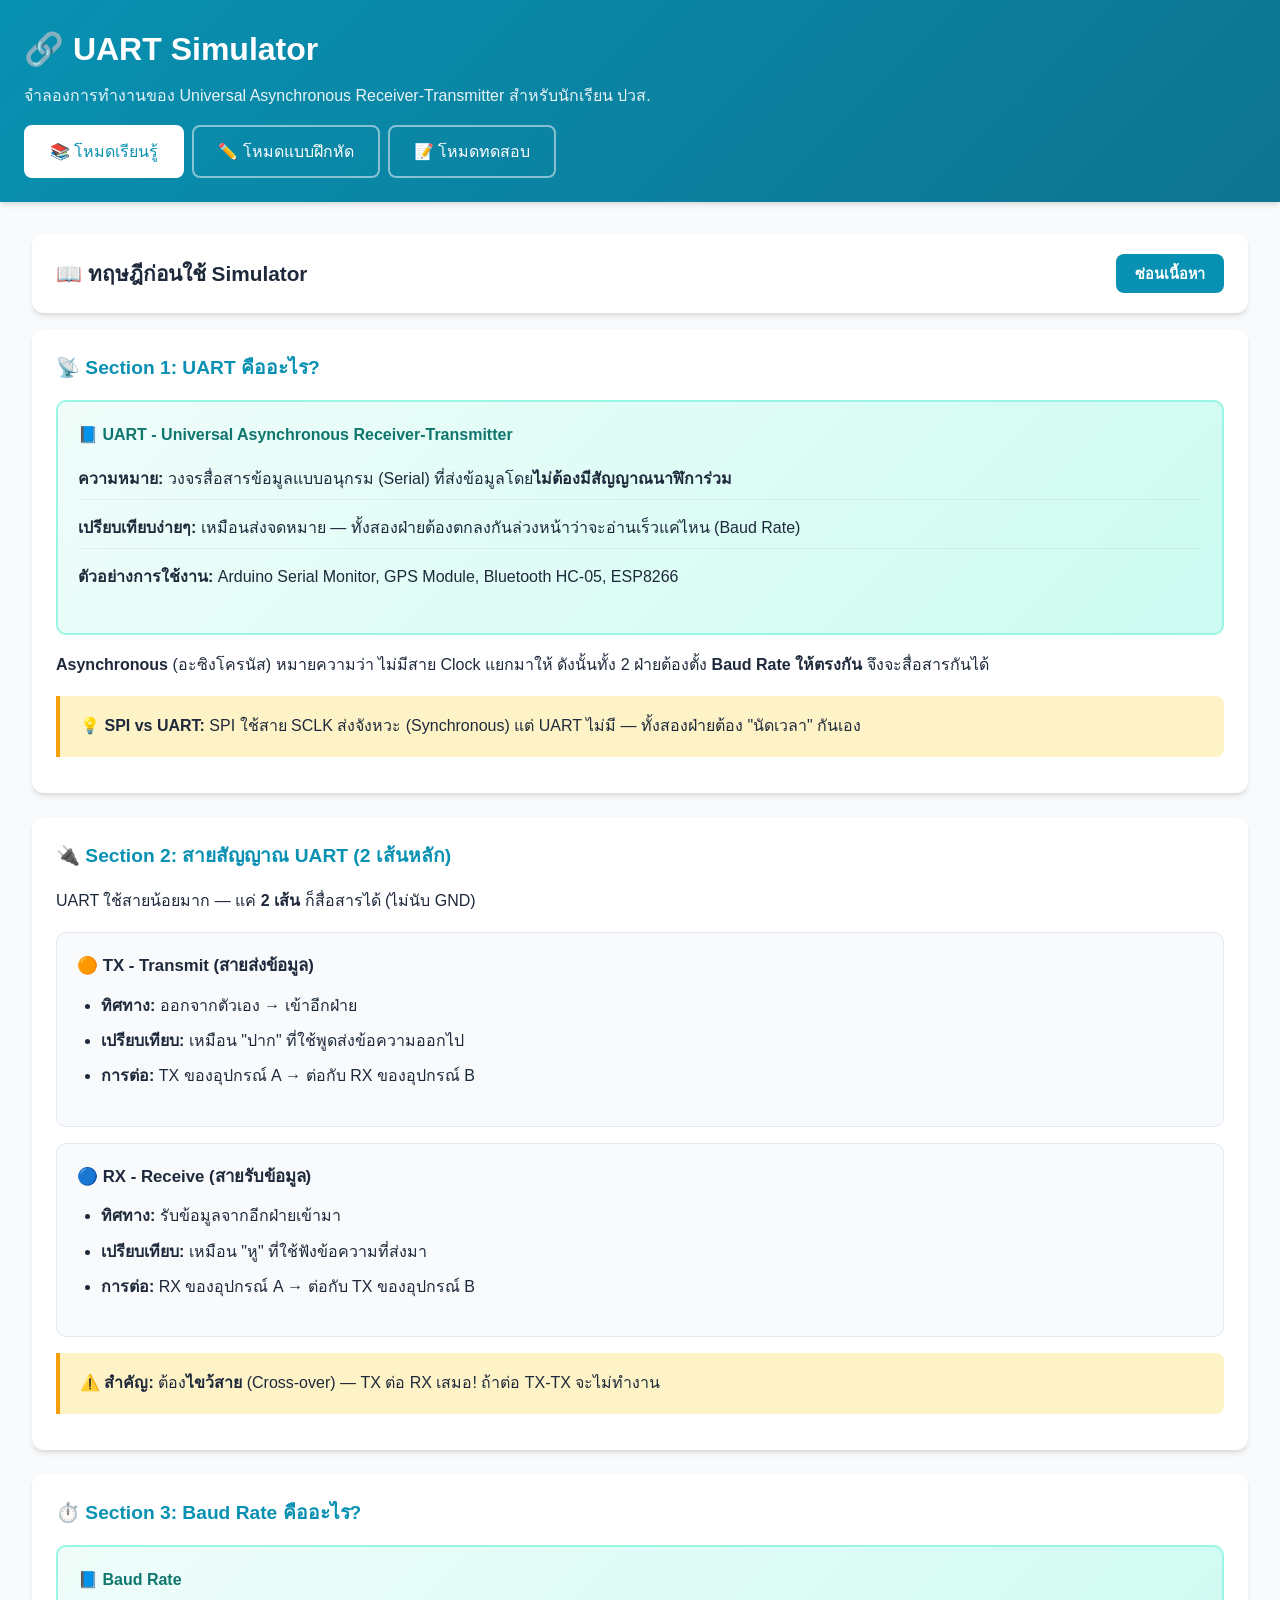
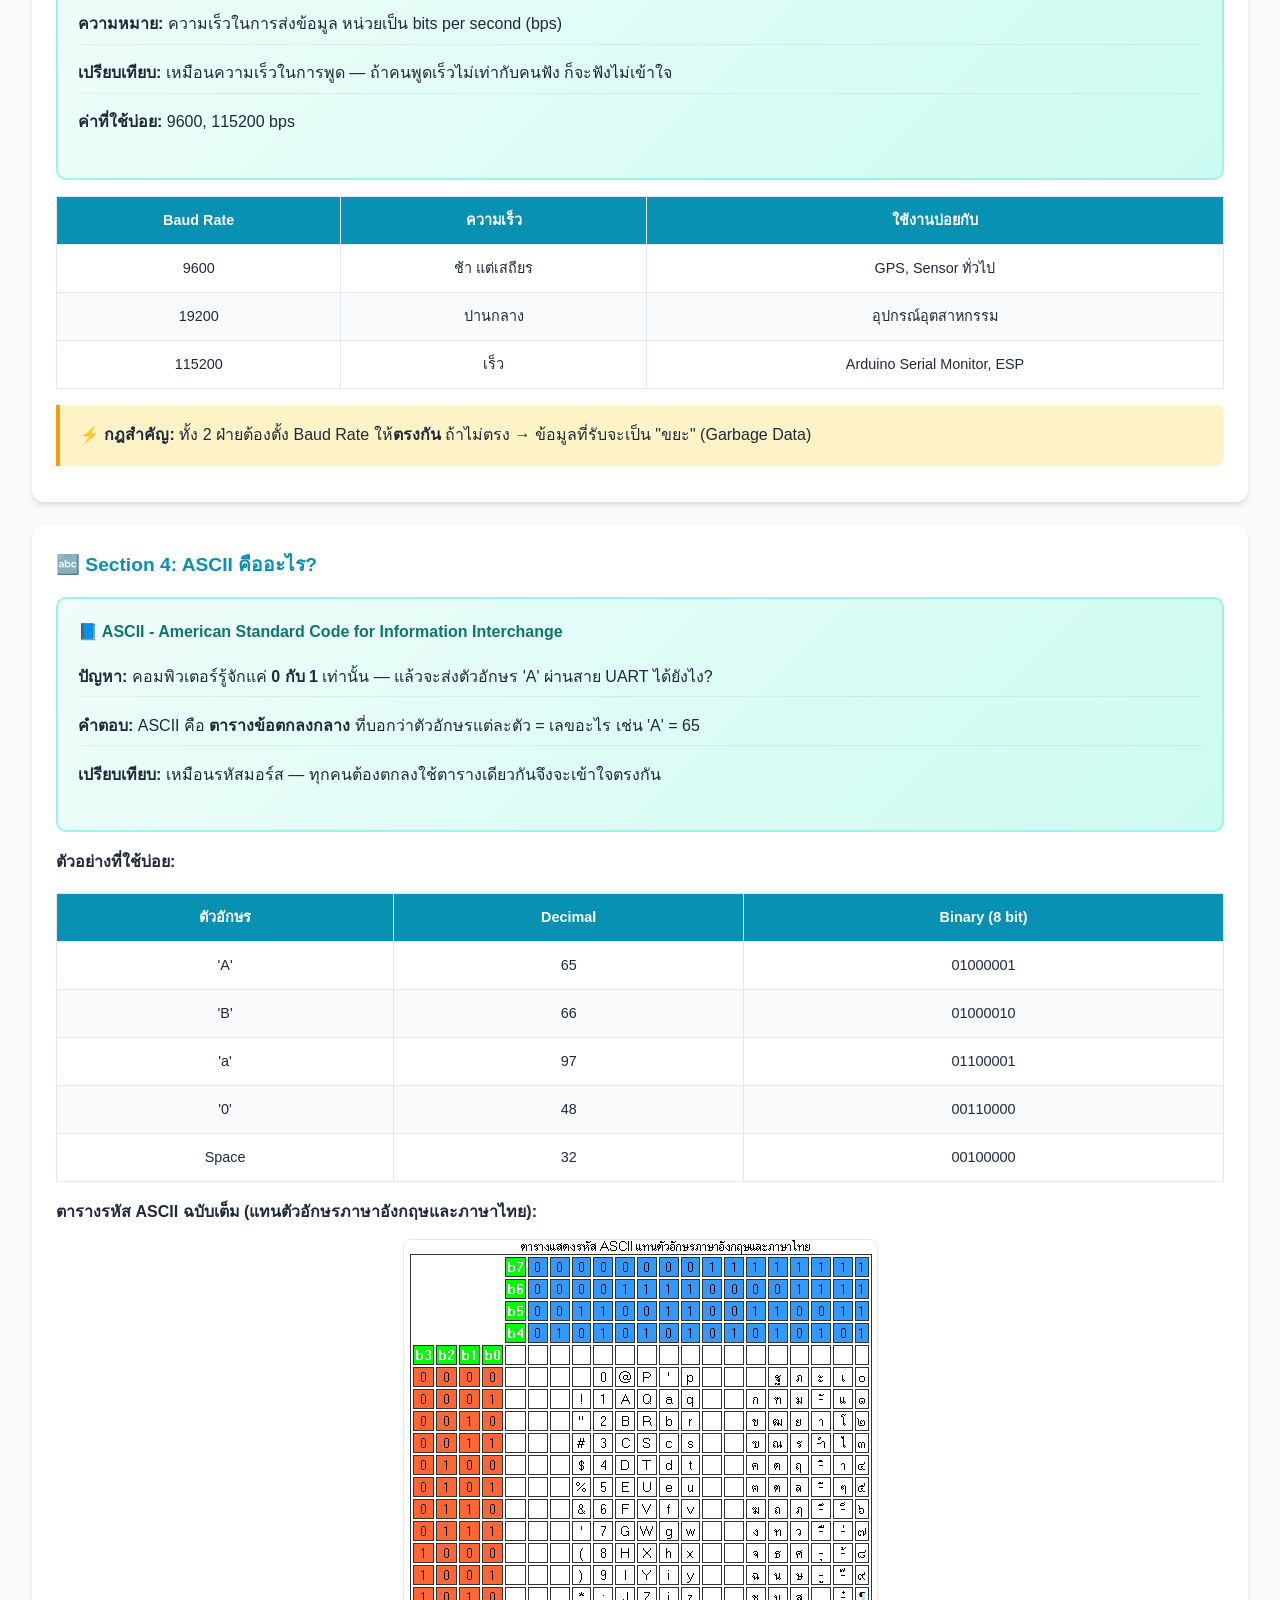
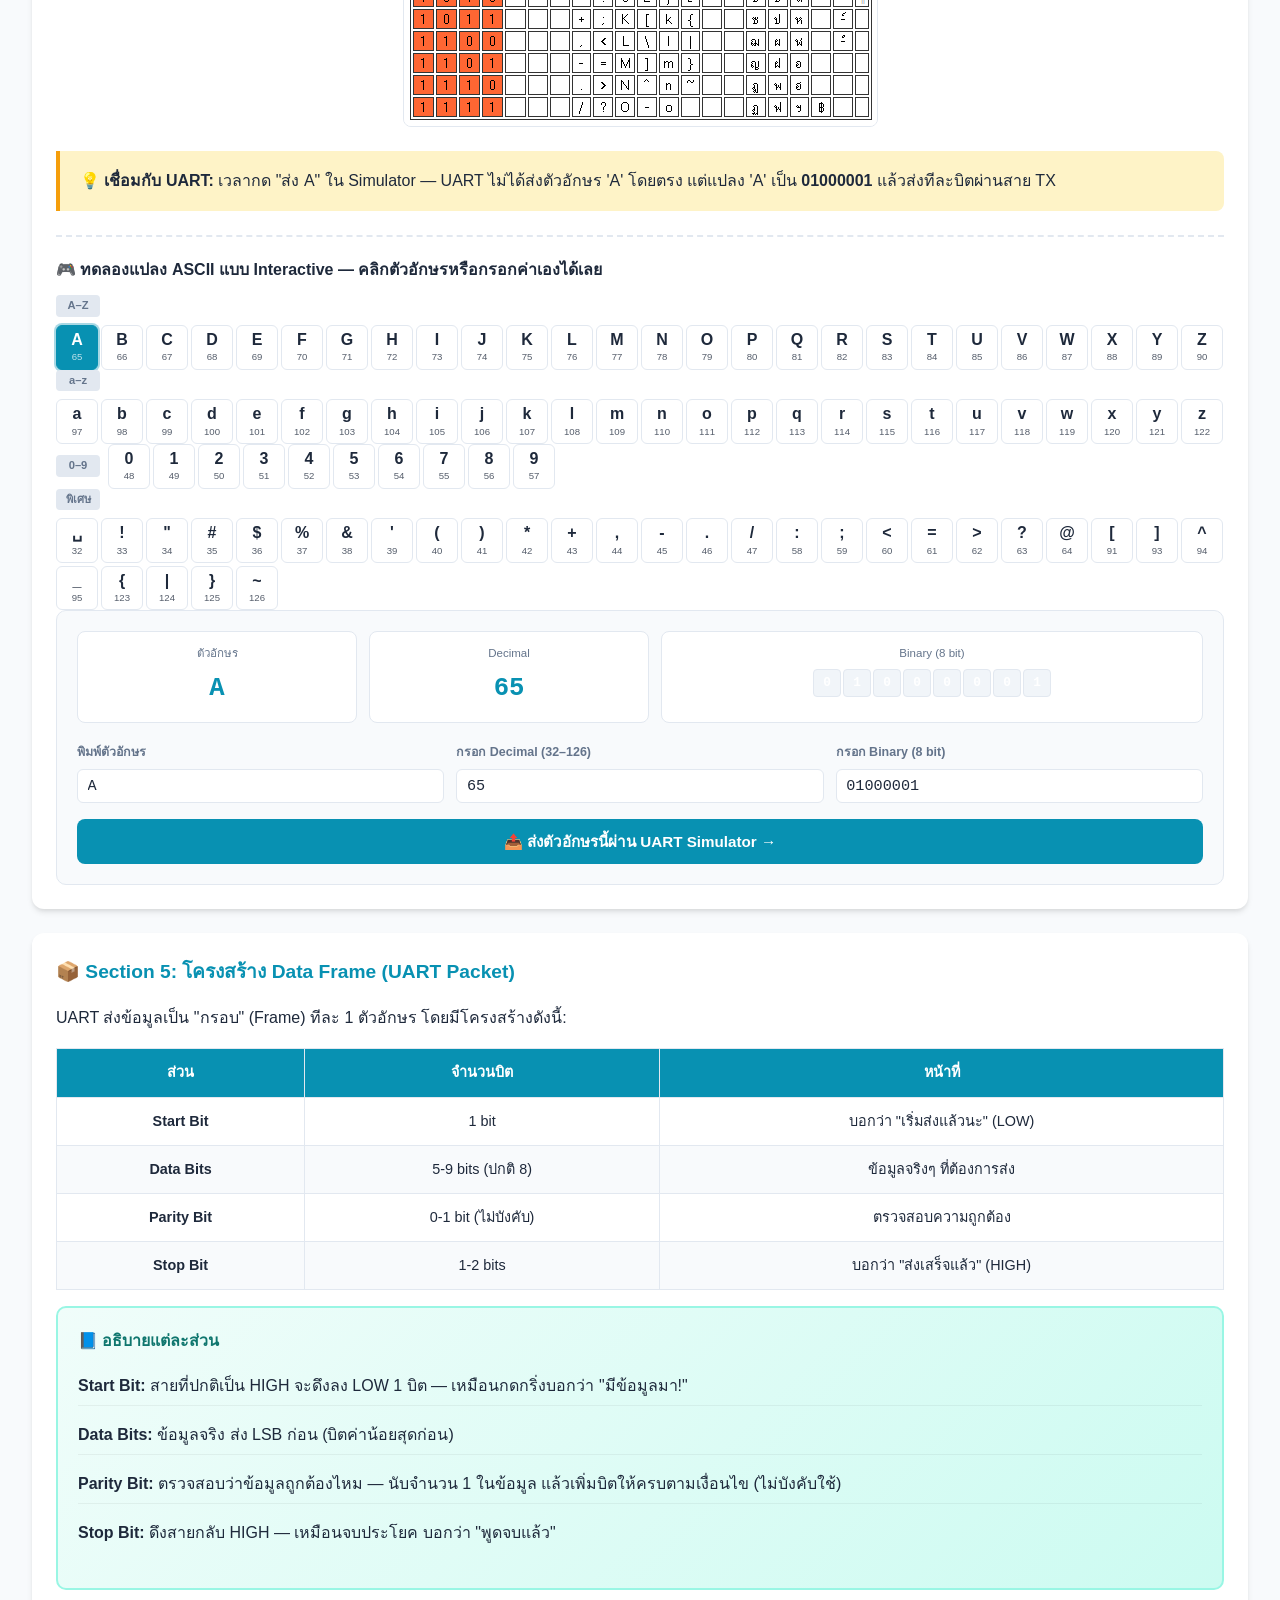
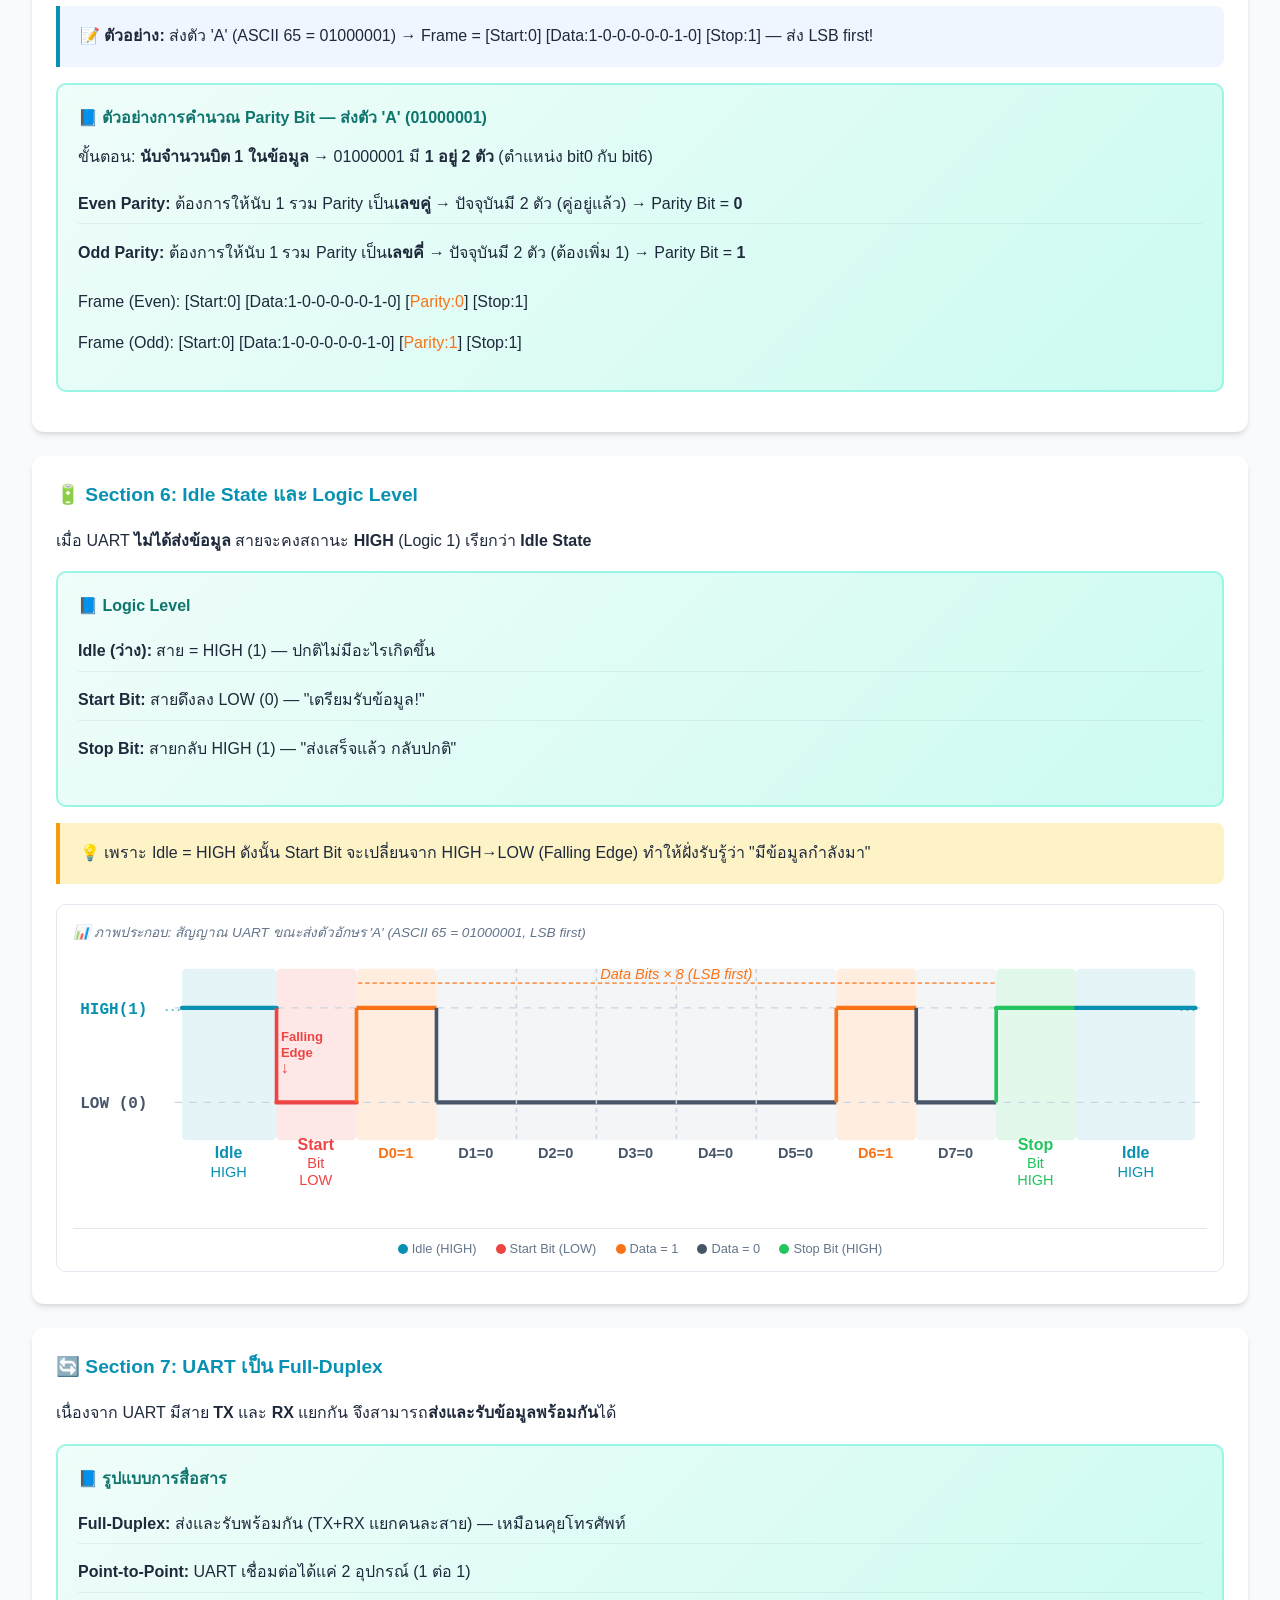
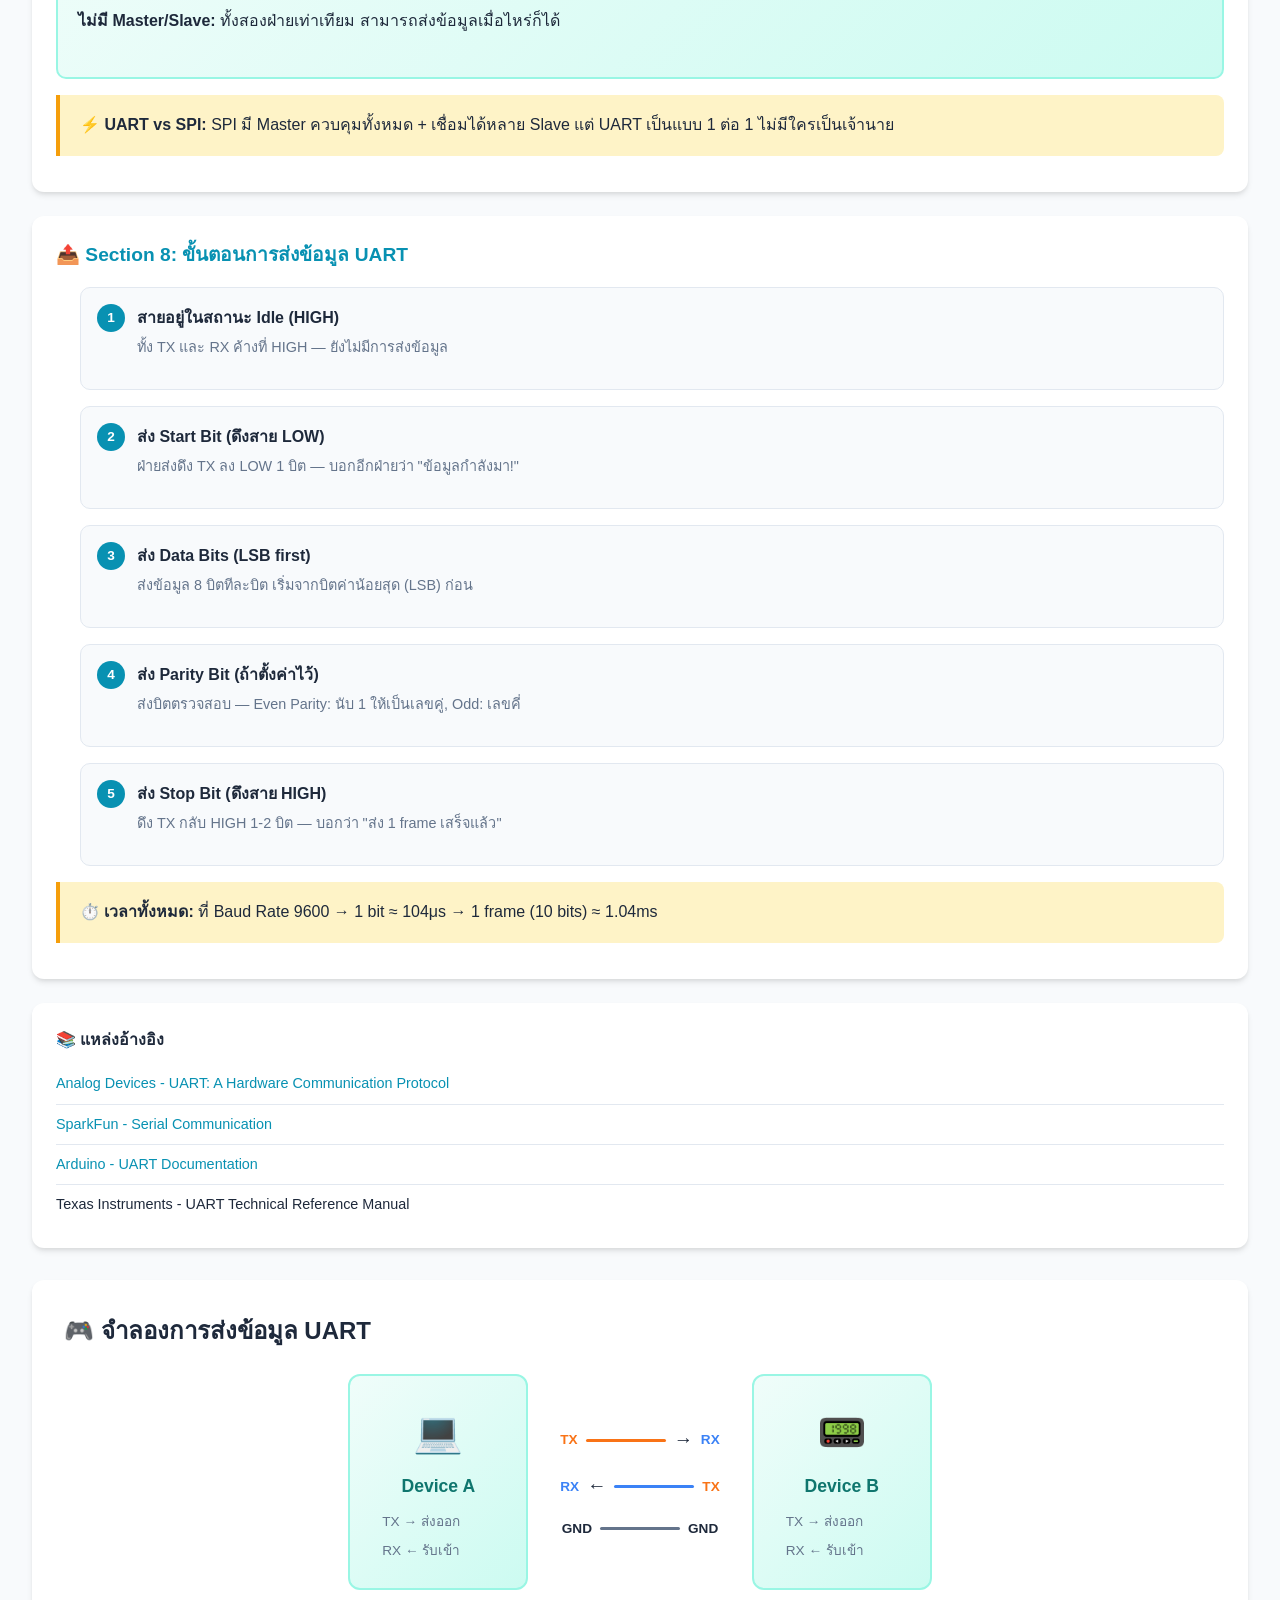
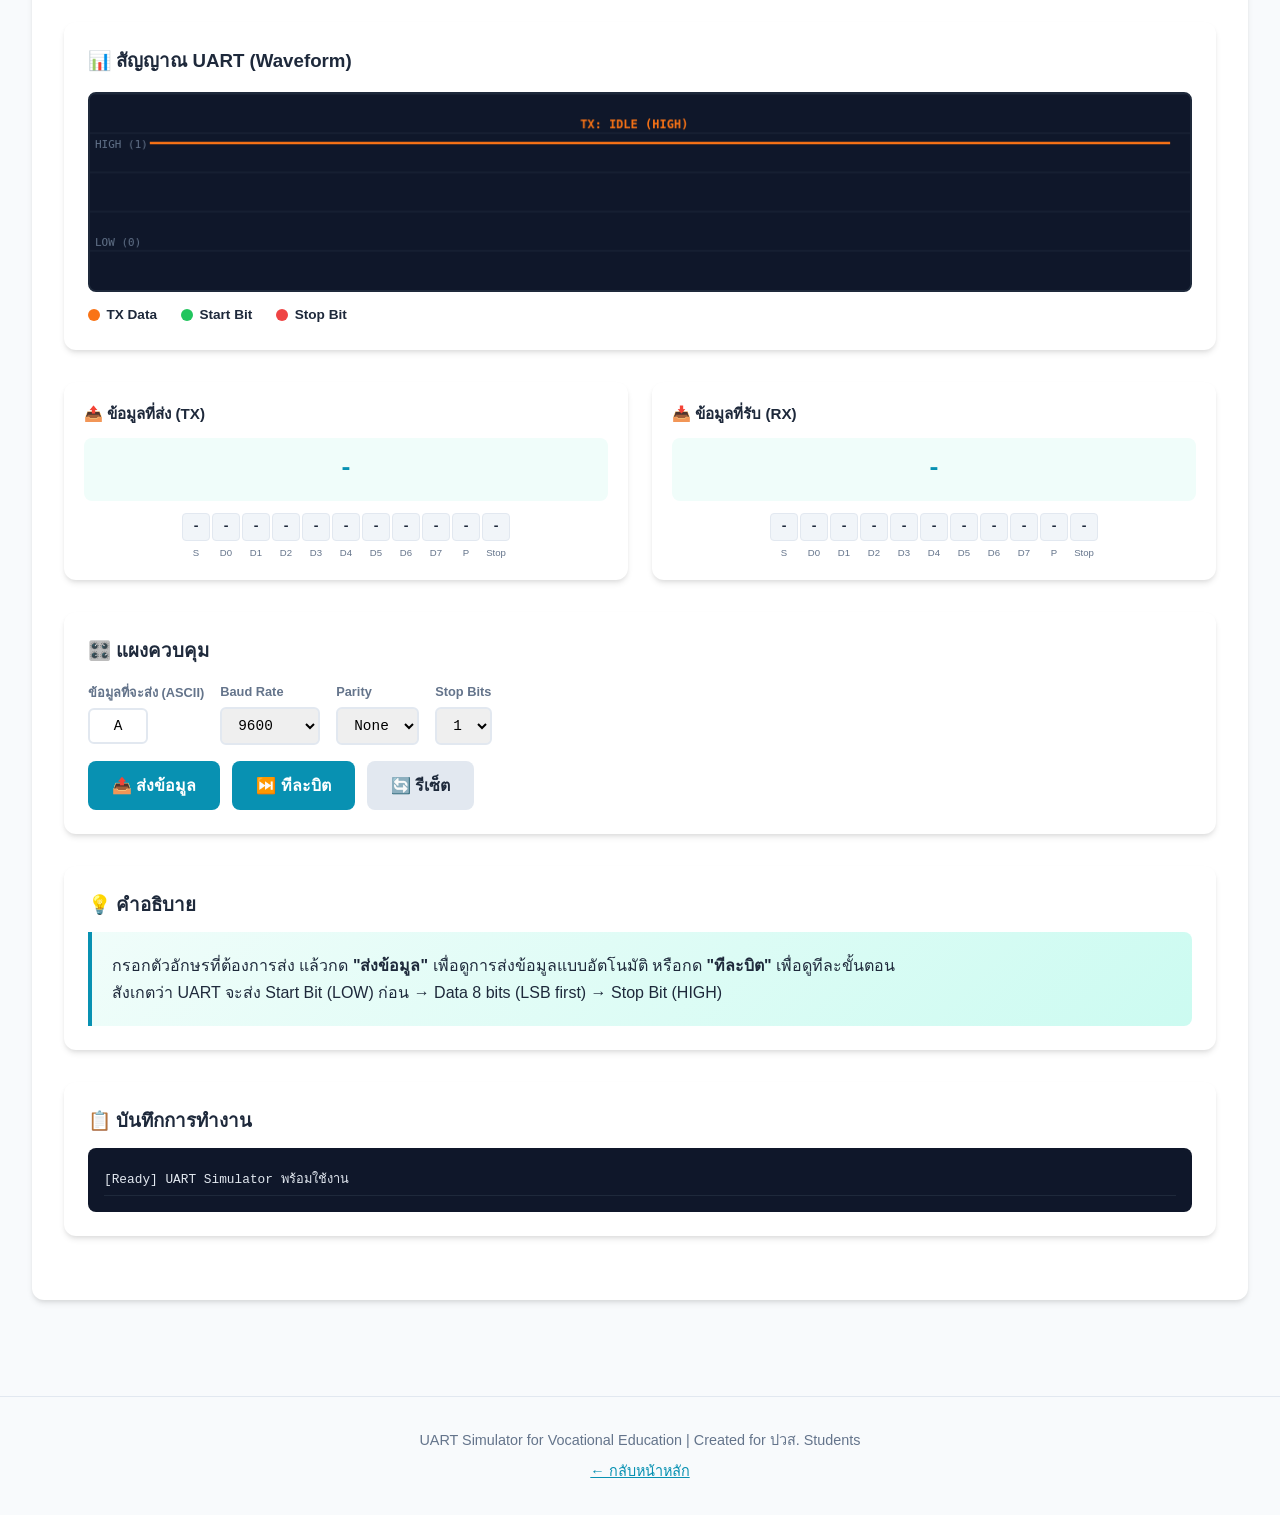
<file: uart/index.html>
<!DOCTYPE html>
<html lang="th">
<head>
    <meta charset="UTF-8">
    <meta name="viewport" content="width=device-width, initial-scale=1.0">
    <!-- Cache Control -->
    <meta http-equiv="Cache-Control" content="no-cache, no-store, must-revalidate">
    <meta http-equiv="Pragma" content="no-cache">
    <meta http-equiv="Expires" content="0">
    <title>UART Simulator - จำลองการทำงาน UART Protocol</title>
    <link rel="stylesheet" href="css/base.css?v=4.0">
    <link rel="stylesheet" href="css/theory.css?v=4.0">
    <link rel="stylesheet" href="css/simulator.css?v=4.1">
</head>
<body>
    <header>
        <div class="header-content">
            <h1>🔗 UART Simulator</h1>
            <p>จำลองการทำงานของ Universal Asynchronous Receiver-Transmitter สำหรับนักเรียน ปวส.</p>
            <div class="mode-switcher">
                <button class="mode-btn active" data-mode="learning-mode">📚 โหมดเรียนรู้</button>
                <button class="mode-btn" data-mode="exercise-mode">✏️ โหมดแบบฝึกหัด</button>
                <button class="mode-btn" data-mode="practice-mode">📝 โหมดทดสอบ</button>
            </div>
        </div>
    </header>

    <main>
        <!-- Theory Section -->
        <div class="theory-section">
            <div class="theory-header">
                <h2>📖 ทฤษฎีก่อนใช้ Simulator</h2>
                <button class="toggle-theory" id="toggle-theory" onclick="toggleTheory()">ซ่อนเนื้อหา</button>
            </div>
            <div class="theory-content" id="theory-content">
                <!-- Section 1: UART คืออะไร -->
                <div class="theory-block">
                    <h3>📡 Section 1: UART คืออะไร?</h3>
                    <div class="term-box">
                        <h4>📘 UART - Universal Asynchronous Receiver-Transmitter</h4>
                        <ul>
                            <li><strong>ความหมาย:</strong> วงจรสื่อสารข้อมูลแบบอนุกรม (Serial) ที่ส่งข้อมูลโดย<strong>ไม่ต้องมีสัญญาณนาฬิการ่วม</strong></li>
                            <li><strong>เปรียบเทียบง่ายๆ:</strong> เหมือนส่งจดหมาย — ทั้งสองฝ่ายต้องตกลงกันล่วงหน้าว่าจะอ่านเร็วแค่ไหน (Baud Rate)</li>
                            <li><strong>ตัวอย่างการใช้งาน:</strong> Arduino Serial Monitor, GPS Module, Bluetooth HC-05, ESP8266</li>
                        </ul>
                    </div>
                    <p><strong>Asynchronous</strong> (อะซิงโครนัส) หมายความว่า ไม่มีสาย Clock แยกมาให้ ดังนั้นทั้ง 2 ฝ่ายต้องตั้ง <strong>Baud Rate ให้ตรงกัน</strong> จึงจะสื่อสารกันได้</p>
                    <p class="highlight">💡 <strong>SPI vs UART:</strong> SPI ใช้สาย SCLK ส่งจังหวะ (Synchronous) แต่ UART ไม่มี — ทั้งสองฝ่ายต้อง "นัดเวลา" กันเอง</p>
                </div>

                <!-- Section 2: สายสัญญาณ UART -->
                <div class="theory-block">
                    <h3>🔌 Section 2: สายสัญญาณ UART (2 เส้นหลัก)</h3>
                    <p>UART ใช้สายน้อยมาก — แค่ <strong>2 เส้น</strong> ก็สื่อสารได้ (ไม่นับ GND)</p>

                    <div class="signal-detail">
                        <h4>🟠 TX - Transmit (สายส่งข้อมูล)</h4>
                        <ul>
                            <li><strong>ทิศทาง:</strong> ออกจากตัวเอง → เข้าอีกฝ่าย</li>
                            <li><strong>เปรียบเทียบ:</strong> เหมือน "ปาก" ที่ใช้พูดส่งข้อความออกไป</li>
                            <li><strong>การต่อ:</strong> TX ของอุปกรณ์ A → ต่อกับ RX ของอุปกรณ์ B</li>
                        </ul>
                    </div>

                    <div class="signal-detail">
                        <h4>🔵 RX - Receive (สายรับข้อมูล)</h4>
                        <ul>
                            <li><strong>ทิศทาง:</strong> รับข้อมูลจากอีกฝ่ายเข้ามา</li>
                            <li><strong>เปรียบเทียบ:</strong> เหมือน "หู" ที่ใช้ฟังข้อความที่ส่งมา</li>
                            <li><strong>การต่อ:</strong> RX ของอุปกรณ์ A → ต่อกับ TX ของอุปกรณ์ B</li>
                        </ul>
                    </div>

                    <p class="highlight">⚠️ <strong>สำคัญ:</strong> ต้อง<strong>ไขว้สาย</strong> (Cross-over) — TX ต่อ RX เสมอ! ถ้าต่อ TX-TX จะไม่ทำงาน</p>
                </div>

                <!-- Section 3: Baud Rate -->
                <div class="theory-block">
                    <h3>⏱️ Section 3: Baud Rate คืออะไร?</h3>
                    <div class="term-box">
                        <h4>📘 Baud Rate</h4>
                        <ul>
                            <li><strong>ความหมาย:</strong> ความเร็วในการส่งข้อมูล หน่วยเป็น bits per second (bps)</li>
                            <li><strong>เปรียบเทียบ:</strong> เหมือนความเร็วในการพูด — ถ้าคนพูดเร็วไม่เท่ากับคนฟัง ก็จะฟังไม่เข้าใจ</li>
                            <li><strong>ค่าที่ใช้บ่อย:</strong> 9600, 115200 bps</li>
                        </ul>
                    </div>

                    <table class="mode-table">
                        <thead>
                            <tr>
                                <th>Baud Rate</th>
                                <th>ความเร็ว</th>
                                <th>ใช้งานบ่อยกับ</th>
                            </tr>
                        </thead>
                        <tbody>
                            <tr><td>9600</td><td>ช้า แต่เสถียร</td><td>GPS, Sensor ทั่วไป</td></tr>
                            <tr><td>19200</td><td>ปานกลาง</td><td>อุปกรณ์อุตสาหกรรม</td></tr>
                            <tr><td>115200</td><td>เร็ว</td><td>Arduino Serial Monitor, ESP</td></tr>
                        </tbody>
                    </table>

                    <p class="highlight">⚡ <strong>กฎสำคัญ:</strong> ทั้ง 2 ฝ่ายต้องตั้ง Baud Rate ให้<strong>ตรงกัน</strong> ถ้าไม่ตรง → ข้อมูลที่รับจะเป็น "ขยะ" (Garbage Data)</p>
                </div>

                <!-- Section 4: ASCII -->
                <div class="theory-block">
                    <h3>🔤 Section 4: ASCII คืออะไร?</h3>
                    <div class="term-box">
                        <h4>📘 ASCII - American Standard Code for Information Interchange</h4>
                        <ul>
                            <li><strong>ปัญหา:</strong> คอมพิวเตอร์รู้จักแค่ <strong>0 กับ 1</strong> เท่านั้น — แล้วจะส่งตัวอักษร 'A' ผ่านสาย UART ได้ยังไง?</li>
                            <li><strong>คำตอบ:</strong> ASCII คือ <strong>ตารางข้อตกลงกลาง</strong> ที่บอกว่าตัวอักษรแต่ละตัว = เลขอะไร เช่น 'A' = 65</li>
                            <li><strong>เปรียบเทียบ:</strong> เหมือนรหัสมอร์ส — ทุกคนต้องตกลงใช้ตารางเดียวกันจึงจะเข้าใจตรงกัน</li>
                        </ul>
                    </div>

                    <p><strong>ตัวอย่างที่ใช้บ่อย:</strong></p>
                    <table class="mode-table">
                        <thead>
                            <tr><th>ตัวอักษร</th><th>Decimal</th><th>Binary (8 bit)</th></tr>
                        </thead>
                        <tbody>
                            <tr><td>'A'</td><td>65</td><td>01000001</td></tr>
                            <tr><td>'B'</td><td>66</td><td>01000010</td></tr>
                            <tr><td>'a'</td><td>97</td><td>01100001</td></tr>
                            <tr><td>'0'</td><td>48</td><td>00110000</td></tr>
                            <tr><td>Space</td><td>32</td><td>00100000</td></tr>
                        </tbody>
                    </table>

                    <p style="margin-top: 1rem;"><strong>ตารางรหัส ASCII ฉบับเต็ม (แทนตัวอักษรภาษาอังกฤษและภาษาไทย):</strong></p>
                    <div style="text-align: center; margin: 0.75rem 0;">
                        <img src="ascii.PNG" alt="ตารางแสดงรหัส ASCII แทนตัวอักษรภาษาอังกฤษและภาษาไทย"
                             style="max-width: 100%; border: 1px solid var(--border-color); border-radius: 8px;">
                    </div>

                    <p class="highlight">💡 <strong>เชื่อมกับ UART:</strong> เวลากด "ส่ง A" ใน Simulator — UART ไม่ได้ส่งตัวอักษร 'A' โดยตรง แต่แปลง 'A' เป็น <strong>01000001</strong> แล้วส่งทีละบิตผ่านสาย TX</p>

                    <!-- ASCII Interactive -->
                    <div class="ascii-interactive">
                        <h4>🎮 ทดลองแปลง ASCII แบบ Interactive — คลิกตัวอักษรหรือกรอกค่าเองได้เลย</h4>

                        <div id="ascii-char-grid"></div>

                        <div class="ascii-converter">
                            <div class="converter-display">
                                <div class="converter-card">
                                    <div class="conv-label">ตัวอักษร</div>
                                    <div class="conv-value" id="conv-char">A</div>
                                </div>
                                <div class="converter-card">
                                    <div class="conv-label">Decimal</div>
                                    <div class="conv-value" id="conv-dec">65</div>
                                </div>
                                <div class="converter-card" style="flex: 2; min-width: 200px;">
                                    <div class="conv-label">Binary (8 bit)</div>
                                    <div class="conv-value conv-bin-wrap" id="conv-bin"></div>
                                </div>
                            </div>

                            <div class="converter-inputs">
                                <div class="conv-input-group">
                                    <label>พิมพ์ตัวอักษร</label>
                                    <input type="text" id="ascii-input-char" maxlength="1" placeholder="A">
                                </div>
                                <div class="conv-input-group">
                                    <label>กรอก Decimal (32–126)</label>
                                    <input type="number" id="ascii-input-dec" min="32" max="126" placeholder="65">
                                </div>
                                <div class="conv-input-group">
                                    <label>กรอก Binary (8 bit)</label>
                                    <input type="text" id="ascii-input-bin" maxlength="8" placeholder="01000001">
                                </div>
                            </div>

                            <button class="btn-ascii-send" id="btn-ascii-to-uart">📤 ส่งตัวอักษรนี้ผ่าน UART Simulator →</button>
                        </div>
                    </div>
                </div>

                <!-- Section 5: โครงสร้าง Data Frame -->
                <div class="theory-block">
                    <h3>📦 Section 5: โครงสร้าง Data Frame (UART Packet)</h3>
                    <p>UART ส่งข้อมูลเป็น "กรอบ" (Frame) ทีละ 1 ตัวอักษร โดยมีโครงสร้างดังนี้:</p>

                    <table class="mode-table">
                        <thead>
                            <tr>
                                <th>ส่วน</th>
                                <th>จำนวนบิต</th>
                                <th>หน้าที่</th>
                            </tr>
                        </thead>
                        <tbody>
                            <tr><td><strong>Start Bit</strong></td><td>1 bit</td><td>บอกว่า "เริ่มส่งแล้วนะ" (LOW)</td></tr>
                            <tr><td><strong>Data Bits</strong></td><td>5-9 bits (ปกติ 8)</td><td>ข้อมูลจริงๆ ที่ต้องการส่ง</td></tr>
                            <tr><td><strong>Parity Bit</strong></td><td>0-1 bit (ไม่บังคับ)</td><td>ตรวจสอบความถูกต้อง</td></tr>
                            <tr><td><strong>Stop Bit</strong></td><td>1-2 bits</td><td>บอกว่า "ส่งเสร็จแล้ว" (HIGH)</td></tr>
                        </tbody>
                    </table>

                    <div class="term-box">
                        <h4>📘 อธิบายแต่ละส่วน</h4>
                        <ul>
                            <li><strong>Start Bit:</strong> สายที่ปกติเป็น HIGH จะดึงลง LOW 1 บิต — เหมือนกดกริ่งบอกว่า "มีข้อมูลมา!"</li>
                            <li><strong>Data Bits:</strong> ข้อมูลจริง ส่ง LSB ก่อน (บิตค่าน้อยสุดก่อน)</li>
                            <li><strong>Parity Bit:</strong> ตรวจสอบว่าข้อมูลถูกต้องไหม — นับจำนวน 1 ในข้อมูล แล้วเพิ่มบิตให้ครบตามเงื่อนไข (ไม่บังคับใช้)</li>
                            <li><strong>Stop Bit:</strong> ดึงสายกลับ HIGH — เหมือนจบประโยค บอกว่า "พูดจบแล้ว"</li>
                        </ul>
                    </div>

                    <p class="note">📝 <strong>ตัวอย่าง:</strong> ส่งตัว 'A' (ASCII 65 = 01000001) → Frame = [Start:0] [Data:1-0-0-0-0-0-1-0] [Stop:1] — ส่ง LSB first!</p>

                    <div class="term-box">
                        <h4>📘 ตัวอย่างการคำนวณ Parity Bit — ส่งตัว 'A' (01000001)</h4>
                        <p>ขั้นตอน: <strong>นับจำนวนบิต 1 ในข้อมูล</strong> → 01000001 มี <strong>1 อยู่ 2 ตัว</strong> (ตำแหน่ง bit0 กับ bit6)</p>
                        <ul>
                            <li><strong>Even Parity:</strong> ต้องการให้นับ 1 รวม Parity เป็น<strong>เลขคู่</strong> → ปัจจุบันมี 2 ตัว (คู่อยู่แล้ว) → Parity Bit = <strong>0</strong></li>
                            <li><strong>Odd Parity:</strong> ต้องการให้นับ 1 รวม Parity เป็น<strong>เลขคี่</strong> → ปัจจุบันมี 2 ตัว (ต้องเพิ่ม 1) → Parity Bit = <strong>1</strong></li>
                        </ul>
                        <p style="margin-top: 0.5rem;">Frame (Even): [Start:0] [Data:1-0-0-0-0-0-1-0] [<span style="color:#f97316;">Parity:0</span>] [Stop:1]</p>
                        <p>Frame (Odd): [Start:0] [Data:1-0-0-0-0-0-1-0] [<span style="color:#f97316;">Parity:1</span>] [Stop:1]</p>
                    </div>
                </div>

                <!-- Section 6: Idle State & Logic Level -->
                <div class="theory-block">
                    <h3>🔋 Section 6: Idle State และ Logic Level</h3>
                    <p>เมื่อ UART <strong>ไม่ได้ส่งข้อมูล</strong> สายจะคงสถานะ <strong>HIGH</strong> (Logic 1) เรียกว่า <strong>Idle State</strong></p>

                    <div class="term-box">
                        <h4>📘 Logic Level</h4>
                        <ul>
                            <li><strong>Idle (ว่าง):</strong> สาย = HIGH (1) — ปกติไม่มีอะไรเกิดขึ้น</li>
                            <li><strong>Start Bit:</strong> สายดึงลง LOW (0) — "เตรียมรับข้อมูล!"</li>
                            <li><strong>Stop Bit:</strong> สายกลับ HIGH (1) — "ส่งเสร็จแล้ว กลับปกติ"</li>
                        </ul>
                    </div>

                    <p class="highlight">💡 เพราะ Idle = HIGH ดังนั้น Start Bit จะเปลี่ยนจาก HIGH→LOW (Falling Edge) ทำให้ฝั่งรับรู้ว่า "มีข้อมูลกำลังมา"</p>

                    <!-- Idle State Waveform Diagram -->
                    <div class="idle-diagram">
                        <p class="idle-caption">📊 ภาพประกอบ: สัญญาณ UART ขณะส่งตัวอักษร 'A' (ASCII 65 = 01000001, LSB first)</p>
                        <div class="idle-svg-wrap">
                        <svg viewBox="0 0 780 178" xmlns="http://www.w3.org/2000/svg" class="idle-svg">

                            <!-- Segment background fills -->
                            <rect x="75"  y="8" width="65"  height="118" fill="#0891b2" fill-opacity="0.10" rx="3"/>
                            <rect x="140" y="8" width="55"  height="118" fill="#ef4444" fill-opacity="0.13" rx="3"/>
                            <rect x="195" y="8" width="55"  height="118" fill="#f97316" fill-opacity="0.13" rx="3"/>
                            <rect x="250" y="8" width="275" height="118" fill="#64748b" fill-opacity="0.07" rx="3"/>
                            <rect x="525" y="8" width="55"  height="118" fill="#f97316" fill-opacity="0.13" rx="3"/>
                            <rect x="580" y="8" width="55"  height="118" fill="#64748b" fill-opacity="0.07" rx="3"/>
                            <rect x="635" y="8" width="55"  height="118" fill="#22c55e" fill-opacity="0.13" rx="3"/>
                            <rect x="690" y="8" width="82"  height="118" fill="#0891b2" fill-opacity="0.10" rx="3"/>

                            <!-- Reference dashed lines -->
                            <line x1="70" y1="35" x2="775" y2="35" stroke="#cbd5e1" stroke-width="1" stroke-dasharray="5,5"/>
                            <line x1="70" y1="100" x2="775" y2="100" stroke="#cbd5e1" stroke-width="1" stroke-dasharray="5,5"/>

                            <!-- Y-axis labels -->
                            <text x="5"  y="39"  font-size="11" fill="#0891b2" font-weight="bold" font-family="monospace">HIGH(1)</text>
                            <text x="5"  y="104" font-size="11" fill="#475569" font-weight="bold" font-family="monospace">LOW (0)</text>

                            <!-- ── Signal line ── -->
                            <!-- Idle before: HIGH -->
                            <line x1="75"  y1="35"  x2="140" y2="35"  stroke="#0891b2" stroke-width="3" stroke-linecap="round"/>
                            <!-- Falling edge → Start -->
                            <line x1="140" y1="35"  x2="140" y2="100" stroke="#ef4444" stroke-width="2.5"/>
                            <!-- Start Bit: LOW -->
                            <line x1="140" y1="100" x2="195" y2="100" stroke="#ef4444" stroke-width="3" stroke-linecap="round"/>
                            <!-- Rising → D0=1 -->
                            <line x1="195" y1="100" x2="195" y2="35"  stroke="#f97316" stroke-width="2.5"/>
                            <!-- D0=1: HIGH -->
                            <line x1="195" y1="35"  x2="250" y2="35"  stroke="#f97316" stroke-width="3"/>
                            <!-- Falling → D1=0 -->
                            <line x1="250" y1="35"  x2="250" y2="100" stroke="#475569" stroke-width="2.5"/>
                            <!-- D1–D5 = 0: LOW continuous -->
                            <line x1="250" y1="100" x2="525" y2="100" stroke="#475569" stroke-width="3"/>
                            <!-- Rising → D6=1 -->
                            <line x1="525" y1="100" x2="525" y2="35"  stroke="#f97316" stroke-width="2.5"/>
                            <!-- D6=1: HIGH -->
                            <line x1="525" y1="35"  x2="580" y2="35"  stroke="#f97316" stroke-width="3"/>
                            <!-- Falling → D7=0 -->
                            <line x1="580" y1="35"  x2="580" y2="100" stroke="#475569" stroke-width="2.5"/>
                            <!-- D7=0: LOW -->
                            <line x1="580" y1="100" x2="635" y2="100" stroke="#475569" stroke-width="3"/>
                            <!-- Rising → Stop -->
                            <line x1="635" y1="100" x2="635" y2="35"  stroke="#22c55e" stroke-width="2.5"/>
                            <!-- Stop Bit: HIGH -->
                            <line x1="635" y1="35"  x2="690" y2="35"  stroke="#22c55e" stroke-width="3" stroke-linecap="round"/>
                            <!-- Idle after: HIGH -->
                            <line x1="690" y1="35"  x2="772" y2="35"  stroke="#0891b2" stroke-width="3" stroke-linecap="round"/>

                            <!-- Bit boundary dashed dividers (D1–D5) -->
                            <line x1="305" y1="8" x2="305" y2="126" stroke="#cbd5e1" stroke-width="1" stroke-dasharray="3,3"/>
                            <line x1="360" y1="8" x2="360" y2="126" stroke="#cbd5e1" stroke-width="1" stroke-dasharray="3,3"/>
                            <line x1="415" y1="8" x2="415" y2="126" stroke="#cbd5e1" stroke-width="1" stroke-dasharray="3,3"/>
                            <line x1="470" y1="8" x2="470" y2="126" stroke="#cbd5e1" stroke-width="1" stroke-dasharray="3,3"/>

                            <!-- Falling edge annotation -->
                            <text x="143" y="58" font-size="9" fill="#ef4444" font-weight="bold">Falling</text>
                            <text x="143" y="69" font-size="9" fill="#ef4444" font-weight="bold">Edge</text>
                            <text x="143" y="80" font-size="11" fill="#ef4444">↓</text>

                            <!-- Data section bracket label at top -->
                            <line x1="196" y1="18" x2="634" y2="18" stroke="#f97316" stroke-width="1.2" stroke-dasharray="3,2" opacity="0.7"/>
                            <text x="415" y="15" font-size="10" fill="#f97316" text-anchor="middle" font-style="italic">Data Bits × 8 (LSB first)</text>

                            <!-- ── Segment labels ── -->
                            <text x="107"  y="138" font-size="11" fill="#0891b2" text-anchor="middle" font-weight="bold">Idle</text>
                            <text x="107"  y="151" font-size="10" fill="#0891b2" text-anchor="middle">HIGH</text>

                            <text x="167"  y="133" font-size="11" fill="#ef4444" text-anchor="middle" font-weight="bold">Start</text>
                            <text x="167"  y="145" font-size="10" fill="#ef4444" text-anchor="middle">Bit</text>
                            <text x="167"  y="157" font-size="10" fill="#ef4444" text-anchor="middle">LOW</text>

                            <text x="222"  y="138" font-size="10" fill="#f97316" text-anchor="middle" font-weight="bold">D0=1</text>
                            <text x="277"  y="138" font-size="10" fill="#475569" text-anchor="middle" font-weight="bold">D1=0</text>
                            <text x="332"  y="138" font-size="10" fill="#475569" text-anchor="middle" font-weight="bold">D2=0</text>
                            <text x="387"  y="138" font-size="10" fill="#475569" text-anchor="middle" font-weight="bold">D3=0</text>
                            <text x="442"  y="138" font-size="10" fill="#475569" text-anchor="middle" font-weight="bold">D4=0</text>
                            <text x="497"  y="138" font-size="10" fill="#475569" text-anchor="middle" font-weight="bold">D5=0</text>
                            <text x="552"  y="138" font-size="10" fill="#f97316" text-anchor="middle" font-weight="bold">D6=1</text>
                            <text x="607"  y="138" font-size="10" fill="#475569" text-anchor="middle" font-weight="bold">D7=0</text>

                            <text x="662"  y="133" font-size="11" fill="#22c55e" text-anchor="middle" font-weight="bold">Stop</text>
                            <text x="662"  y="145" font-size="10" fill="#22c55e" text-anchor="middle">Bit</text>
                            <text x="662"  y="157" font-size="10" fill="#22c55e" text-anchor="middle">HIGH</text>

                            <text x="731"  y="138" font-size="11" fill="#0891b2" text-anchor="middle" font-weight="bold">Idle</text>
                            <text x="731"  y="151" font-size="10" fill="#0891b2" text-anchor="middle">HIGH</text>

                            <!-- Ellipsis to show idle continues -->
                            <text x="62"  y="37" font-size="13" fill="#0891b2" opacity="0.6">…</text>
                            <text x="760" y="37" font-size="13" fill="#0891b2" opacity="0.6">…</text>
                        </svg>
                        </div>

                        <!-- Legend -->
                        <div class="idle-legend">
                            <span><span class="idle-dot" style="background:#0891b2"></span>Idle (HIGH)</span>
                            <span><span class="idle-dot" style="background:#ef4444"></span>Start Bit (LOW)</span>
                            <span><span class="idle-dot" style="background:#f97316"></span>Data = 1</span>
                            <span><span class="idle-dot" style="background:#475569"></span>Data = 0</span>
                            <span><span class="idle-dot" style="background:#22c55e"></span>Stop Bit (HIGH)</span>
                        </div>
                    </div>
                </div>

                <!-- Section 7: การสื่อสารแบบ Full-Duplex -->
                <div class="theory-block">
                    <h3>🔄 Section 7: UART เป็น Full-Duplex</h3>
                    <p>เนื่องจาก UART มีสาย <strong>TX</strong> และ <strong>RX</strong> แยกกัน จึงสามารถ<strong>ส่งและรับข้อมูลพร้อมกัน</strong>ได้</p>

                    <div class="term-box">
                        <h4>📘 รูปแบบการสื่อสาร</h4>
                        <ul>
                            <li><strong>Full-Duplex:</strong> ส่งและรับพร้อมกัน (TX+RX แยกคนละสาย) — เหมือนคุยโทรศัพท์</li>
                            <li><strong>Point-to-Point:</strong> UART เชื่อมต่อได้แค่ 2 อุปกรณ์ (1 ต่อ 1)</li>
                            <li><strong>ไม่มี Master/Slave:</strong> ทั้งสองฝ่ายเท่าเทียม สามารถส่งข้อมูลเมื่อไหร่ก็ได้</li>
                        </ul>
                    </div>

                    <p class="highlight">⚡ <strong>UART vs SPI:</strong> SPI มี Master ควบคุมทั้งหมด + เชื่อมได้หลาย Slave แต่ UART เป็นแบบ 1 ต่อ 1 ไม่มีใครเป็นเจ้านาย</p>
                </div>

                <!-- Section 8: ขั้นตอนการส่งข้อมูล -->
                <div class="theory-block">
                    <h3>📤 Section 8: ขั้นตอนการส่งข้อมูล UART</h3>
                    <ol class="process-list">
                        <li>
                            <strong>สายอยู่ในสถานะ Idle (HIGH)</strong>
                            <p>ทั้ง TX และ RX ค้างที่ HIGH — ยังไม่มีการส่งข้อมูล</p>
                        </li>
                        <li>
                            <strong>ส่ง Start Bit (ดึงสาย LOW)</strong>
                            <p>ฝ่ายส่งดึง TX ลง LOW 1 บิต — บอกอีกฝ่ายว่า "ข้อมูลกำลังมา!"</p>
                        </li>
                        <li>
                            <strong>ส่ง Data Bits (LSB first)</strong>
                            <p>ส่งข้อมูล 8 บิตทีละบิต เริ่มจากบิตค่าน้อยสุด (LSB) ก่อน</p>
                        </li>
                        <li>
                            <strong>ส่ง Parity Bit (ถ้าตั้งค่าไว้)</strong>
                            <p>ส่งบิตตรวจสอบ — Even Parity: นับ 1 ให้เป็นเลขคู่, Odd: เลขคี่</p>
                        </li>
                        <li>
                            <strong>ส่ง Stop Bit (ดึงสาย HIGH)</strong>
                            <p>ดึง TX กลับ HIGH 1-2 บิต — บอกว่า "ส่ง 1 frame เสร็จแล้ว"</p>
                        </li>
                    </ol>

                    <p class="highlight">⏱️ <strong>เวลาทั้งหมด:</strong> ที่ Baud Rate 9600 → 1 bit ≈ 104μs → 1 frame (10 bits) ≈ 1.04ms</p>
                </div>

                <div class="references">
                    <h4>📚 แหล่งอ้างอิง</h4>
                    <ul>
                        <li><a href="https://www.analog.com/en/resources/analog-dialogue/articles/uart-a-hardware-communication-protocol.html" target="_blank">Analog Devices - UART: A Hardware Communication Protocol</a></li>
                        <li><a href="https://www.sparkfun.com/serial-communication" target="_blank">SparkFun - Serial Communication</a></li>
                        <li><a href="https://docs.arduino.cc/learn/communication/uart/" target="_blank">Arduino - UART Documentation</a></li>
                        <li>Texas Instruments - UART Technical Reference Manual</li>
                    </ul>
                </div>
            </div>
        </div>

        <!-- Learning Mode -->
        <section id="learning-mode" class="mode-section active">
            <div class="simulator-container">
                <h2>🎮 จำลองการส่งข้อมูล UART</h2>

                <!-- UART Diagram -->
                <div class="uart-diagram">
                    <div class="device-box" id="device-a">
                        <div class="device-icon">💻</div>
                        <h3>Device A</h3>
                        <div class="pin-list">
                            <span>TX → ส่งออก</span>
                            <span>RX ← รับเข้า</span>
                        </div>
                    </div>

                    <div class="signal-lines">
                        <div class="signal-line">
                            <span style="color: #f97316;">TX</span>
                            <div class="line tx"></div>
                            <span class="arrow">→</span>
                            <span style="color: #3b82f6;">RX</span>
                        </div>
                        <div class="signal-line">
                            <span style="color: #3b82f6;">RX</span>
                            <span class="arrow">←</span>
                            <div class="line rx"></div>
                            <span style="color: #f97316;">TX</span>
                        </div>
                        <div class="signal-line">
                            <span>GND</span>
                            <div class="line" style="background: #64748b;"></div>
                            <span>GND</span>
                        </div>
                    </div>

                    <div class="device-box" id="device-b">
                        <div class="device-icon">📟</div>
                        <h3>Device B</h3>
                        <div class="pin-list">
                            <span>TX → ส่งออก</span>
                            <span>RX ← รับเข้า</span>
                        </div>
                    </div>
                </div>

                <!-- Waveform -->
                <div class="waveform-panel">
                    <h3>📊 สัญญาณ UART (Waveform)</h3>
                    <canvas id="uart-waveform" width="800" height="200"></canvas>
                    <div class="waveform-legend">
                        <div class="legend-item"><span class="color-dot" style="background: #f97316;"></span> TX Data</div>
                        <div class="legend-item"><span class="color-dot" style="background: #22c55e;"></span> Start Bit</div>
                        <div class="legend-item"><span class="color-dot" style="background: #ef4444;"></span> Stop Bit</div>
                    </div>
                </div>

                <!-- Bit Display -->
                <div class="data-display">
                    <div class="data-panel">
                        <h4>📤 ข้อมูลที่ส่ง (TX)</h4>
                        <div class="data-value" id="tx-data">-</div>
                        <div class="bit-display" id="tx-bits"></div>
                        <div class="bit-label" id="tx-labels"></div>
                    </div>
                    <div class="data-panel">
                        <h4>📥 ข้อมูลที่รับ (RX)</h4>
                        <div class="data-value" id="rx-data">-</div>
                        <div class="bit-display" id="rx-bits"></div>
                        <div class="bit-label" id="rx-labels"></div>
                    </div>
                </div>

                <!-- Control Panel -->
                <div class="control-panel">
                    <h3>🎛️ แผงควบคุม</h3>
                    <div class="control-row">
                        <div class="control-group">
                            <label>ข้อมูลที่จะส่ง (ASCII)</label>
                            <input type="text" id="input-data" value="A" maxlength="1" style="width: 60px; text-align: center;">
                        </div>
                        <div class="control-group">
                            <label>Baud Rate</label>
                            <select id="baud-rate">
                                <option value="9600" selected>9600</option>
                                <option value="19200">19200</option>
                                <option value="115200">115200</option>
                            </select>
                        </div>
                        <div class="control-group">
                            <label>Parity</label>
                            <select id="parity">
                                <option value="none" selected>None</option>
                                <option value="even">Even</option>
                                <option value="odd">Odd</option>
                            </select>
                        </div>
                        <div class="control-group">
                            <label>Stop Bits</label>
                            <select id="stop-bits">
                                <option value="1" selected>1</option>
                                <option value="2">2</option>
                            </select>
                        </div>
                    </div>
                    <div class="control-buttons">
                        <button class="btn-primary" id="btn-send">📤 ส่งข้อมูล</button>
                        <button class="btn-primary" id="btn-step">⏭️ ทีละบิต</button>
                        <button class="btn-secondary" id="btn-reset">🔄 รีเซ็ต</button>
                    </div>
                </div>

                <!-- Explanation -->
                <div class="explanation-panel">
                    <h3>💡 คำอธิบาย</h3>
                    <div class="explanation-content" id="explanation">
                        <p>กรอกตัวอักษรที่ต้องการส่ง แล้วกด <strong>"ส่งข้อมูล"</strong> เพื่อดูการส่งข้อมูลแบบอัตโนมัติ หรือกด <strong>"ทีละบิต"</strong> เพื่อดูทีละขั้นตอน</p>
                        <p>สังเกตว่า UART จะส่ง Start Bit (LOW) ก่อน → Data 8 bits (LSB first) → Stop Bit (HIGH)</p>
                    </div>
                </div>

                <!-- Log -->
                <div class="log-panel">
                    <h3>📋 บันทึกการทำงาน</h3>
                    <div class="log-content" id="log-content">
                        <div class="log-entry">[Ready] UART Simulator พร้อมใช้งาน</div>
                    </div>
                </div>

            </div>
        </section>

        <!-- Exercise Mode -->
        <section id="exercise-mode" class="mode-section">
            <div class="ex-container">

                <!-- Screen 1: Name Entry -->
                <div class="ex-entry" id="ex-entry">
                    <div class="ex-entry-card">
                        <div class="name-entry-icon">✏️</div>
                        <h2>แบบฝึกหัด UART Protocol</h2>
                        <p>ฝึกทักษะครอบคลุม 8 หัวข้อทฤษฎี: UART, สายสัญญาณ, Baud Rate, ASCII, Data Frame, Idle State, Full-Duplex และขั้นตอนการส่ง<br>ทำเสร็จรับ<strong>ใบส่งงาน PDF</strong> พร้อมส่งครู</p>
                        <div class="ex-badges">
                            <span class="ex-badge ex-b1">📊 10 ข้อ</span>
                            <span class="ex-badge ex-b2">🎲 สุ่มคำถามทุกครั้ง</span>
                            <span class="ex-badge ex-b3">🖨️ ปริ้น PDF ได้</span>
                        </div>
                        <div class="name-input-group">
                            <label for="ex-student-name">กรอกชื่อ-นามสกุล:</label>
                            <input type="text" id="ex-student-name" placeholder="เช่น สมชาย ใจดี" maxlength="60" autocomplete="off">
                        </div>
                        <button id="btn-ex-start" class="btn-primary btn-large" disabled>เริ่มทำแบบฝึกหัด →</button>
                        <p class="name-hint">* กรุณากรอกชื่อก่อนเริ่มทำแบบฝึกหัด</p>
                    </div>
                </div>

                <!-- Screen 2: Work Area -->
                <div class="ex-work-area hidden" id="ex-work-area">
                    <div class="ex-work-header">
                        <h2>✏️ แบบฝึกหัด UART Protocol</h2>
                        <div class="ex-work-meta">
                            <span class="ex-name-display" id="ex-name-display"></span>
                            <div class="ex-progress-wrap">
                                <span class="ex-progress-label">ความคืบหน้า:</span>
                                <span id="ex-progress-text">0 / 10 ข้อ</span>
                            </div>
                        </div>
                    </div>

                    <!-- Cards rendered dynamically by exercises.js -->
                    <div id="ex-cards-container"></div>

                    <button class="btn-primary ex-submit-btn" id="btn-ex-submit">✅ ตรวจคำตอบทั้งหมด</button>
                </div>

                <!-- Screen 3: Result -->
                <div class="ex-result-screen hidden" id="ex-result-screen">
                    <div class="ex-result-card">
                        <div class="ex-result-trophy">🏆</div>
                        <h2>ทำแบบฝึกหัดเสร็จแล้ว!</h2>
                        <div class="ex-result-score">
                            <div class="ex-score-num" id="ex-final-score">0/3</div>
                            <div class="ex-score-grade" id="ex-grade-text"></div>
                        </div>
                        <div class="ex-result-btns">
                            <button class="btn-secondary" id="btn-ex-retry">🔄 ทำใหม่</button>
                            <button class="btn-primary btn-print" id="btn-ex-print">🖨️ ปริ้นใบส่งงาน PDF</button>
                        </div>
                    </div>
                </div>

            </div>
        </section>

        <!-- Practice Mode -->
        <section id="practice-mode" class="mode-section">
            <div class="practice-container">

                <!-- Name Entry Screen -->
                <div class="name-entry" id="name-entry">
                    <div class="name-entry-card">
                        <div class="name-entry-icon">📝</div>
                        <h2>แบบทดสอบความเข้าใจ UART Protocol</h2>
                        <p>ทดสอบความรู้จากเนื้อหาทฤษฎีที่เรียนมา (10 ข้อ)</p>
                        <div class="name-input-group">
                            <label for="student-name">กรอกชื่อ-นามสกุล:</label>
                            <input type="text" id="student-name" placeholder="เช่น สมชาย ใจดี" maxlength="50" autocomplete="off">
                        </div>
                        <button id="btn-start-quiz" class="btn-primary btn-large" disabled>เริ่มทำแบบทดสอบ →</button>
                        <p class="name-hint">* กรุณากรอกชื่อก่อนเริ่มทำแบบทดสอบ</p>
                    </div>
                </div>

                <!-- Quiz Area -->
                <div class="quiz-area hidden" id="quiz-area">
                    <div class="quiz-header">
                        <h2>📝 แบบทดสอบความเข้าใจ UART</h2>
                        <div class="quiz-header-info">
                            <span class="student-name-display" id="student-name-display"></span>
                            <div class="score-display">คะแนน: <span id="score">0</span>/10</div>
                        </div>
                    </div>

                    <div class="quiz-content" id="quiz-content">
                        <!-- Q1 -->
                        <div class="quiz-question active" data-question="1">
                            <div class="question-text">
                                <span class="question-tag">📖 ทฤษฎี: UART คืออะไร?</span>
                                <h3>คำถามที่ 1: UART เป็นการสื่อสารแบบใด?</h3>
                            </div>
                            <div class="answer-options">
                                <button class="answer-btn" data-correct="false">Synchronous Serial (มีสัญญาณ Clock)</button>
                                <button class="answer-btn" data-correct="true">Asynchronous Serial (ไม่มีสัญญาณ Clock)</button>
                                <button class="answer-btn" data-correct="false">Parallel Communication (ส่งหลายบิตพร้อมกัน)</button>
                                <button class="answer-btn" data-correct="false">Wireless Communication (ไร้สาย)</button>
                            </div>
                            <div class="question-explanation hidden">
                                ✅ UART เป็น <strong>Asynchronous Serial</strong> — ไม่มีสาย Clock ร่วม ทั้งสองฝ่ายต้องตั้ง Baud Rate ให้ตรงกันเพื่อกำหนดจังหวะเอง
                            </div>
                        </div>

                        <!-- Q2 -->
                        <div class="quiz-question" data-question="2">
                            <div class="question-text">
                                <span class="question-tag">📖 ทฤษฎี: สายสัญญาณ</span>
                                <h3>คำถามที่ 2: การต่อสาย UART ระหว่าง 2 อุปกรณ์ ต้องต่ออย่างไร?</h3>
                            </div>
                            <div class="answer-options">
                                <button class="answer-btn" data-correct="false">TX ต่อ TX, RX ต่อ RX (ตรงๆ)</button>
                                <button class="answer-btn" data-correct="true">TX ต่อ RX, RX ต่อ TX (ไขว้)</button>
                                <button class="answer-btn" data-correct="false">ต่อรวมกันเป็นสายเดียว</button>
                                <button class="answer-btn" data-correct="false">ต่อผ่านสาย Clock</button>
                            </div>
                            <div class="question-explanation hidden">
                                ✅ ต้อง<strong>ไขว้สาย</strong> — TX (ปาก) ของฝ่ายหนึ่งต่อเข้า RX (หู) ของอีกฝ่าย เหมือนคนพูดต้องเข้าหูคนฟัง
                            </div>
                        </div>

                        <!-- Q3 -->
                        <div class="quiz-question" data-question="3">
                            <div class="question-text">
                                <span class="question-tag">📖 ทฤษฎี: Baud Rate</span>
                                <h3>คำถามที่ 3: ถ้า Device A ตั้ง Baud Rate 9600 แต่ Device B ตั้ง 115200 จะเกิดอะไรขึ้น?</h3>
                            </div>
                            <div class="answer-options">
                                <button class="answer-btn" data-correct="false">สื่อสารได้ปกติ ระบบจะปรับให้อัตโนมัติ</button>
                                <button class="answer-btn" data-correct="false">ส่งได้แต่ช้าลง</button>
                                <button class="answer-btn" data-correct="true">รับข้อมูลผิดพลาด (Garbage Data)</button>
                                <button class="answer-btn" data-correct="false">อุปกรณ์จะเสียหาย</button>
                            </div>
                            <div class="question-explanation hidden">
                                ✅ Baud Rate ไม่ตรงกัน → ข้อมูลจะ<strong>ผิดพลาด</strong>เป็น Garbage Data เพราะฝ่ายรับอ่านจังหวะผิด (เหมือนคนพูดเร็วแต่อีกฝ่ายฟังช้า)
                            </div>
                        </div>

                        <!-- Q4 -->
                        <div class="quiz-question" data-question="4">
                            <div class="question-text">
                                <span class="question-tag">📖 ทฤษฎี: Data Frame</span>
                                <h3>คำถามที่ 4: Start Bit ใน UART มีค่าเป็นอะไร?</h3>
                            </div>
                            <div class="answer-options">
                                <button class="answer-btn" data-correct="false">HIGH (Logic 1)</button>
                                <button class="answer-btn" data-correct="true">LOW (Logic 0)</button>
                                <button class="answer-btn" data-correct="false">ขึ้นอยู่กับข้อมูลที่จะส่ง</button>
                                <button class="answer-btn" data-correct="false">สลับ HIGH-LOW</button>
                            </div>
                            <div class="question-explanation hidden">
                                ✅ Start Bit = <strong>LOW (0)</strong> เสมอ — เพราะสายปกติเป็น HIGH (Idle) การดึงลง LOW จะบอกฝ่ายรับว่า "ข้อมูลกำลังมา!"
                            </div>
                        </div>

                        <!-- Q5 -->
                        <div class="quiz-question" data-question="5">
                            <div class="question-text">
                                <span class="question-tag">📖 ทฤษฎี: Data Frame</span>
                                <h3>คำถามที่ 5: UART ส่งข้อมูลเรียงลำดับอย่างไร?</h3>
                            </div>
                            <div class="answer-options">
                                <button class="answer-btn" data-correct="false">MSB first (บิตค่ามากสุดก่อน)</button>
                                <button class="answer-btn" data-correct="true">LSB first (บิตค่าน้อยสุดก่อน)</button>
                                <button class="answer-btn" data-correct="false">ส่งทุกบิตพร้อมกัน</button>
                                <button class="answer-btn" data-correct="false">สุ่มลำดับ</button>
                            </div>
                            <div class="question-explanation hidden">
                                ✅ UART ส่ง <strong>LSB first</strong> (Least Significant Bit ก่อน) — บิตที่มีค่าน้อยที่สุดจะถูกส่งออกไปก่อน
                            </div>
                        </div>

                        <!-- Q6 -->
                        <div class="quiz-question" data-question="6">
                            <div class="question-text">
                                <span class="question-tag">📖 ทฤษฎี: Idle State</span>
                                <h3>คำถามที่ 6: เมื่อ UART ไม่ได้ส่งข้อมูล (Idle) สายจะอยู่ในสถานะอะไร?</h3>
                            </div>
                            <div class="answer-options">
                                <button class="answer-btn" data-correct="false">LOW (0)</button>
                                <button class="answer-btn" data-correct="true">HIGH (1)</button>
                                <button class="answer-btn" data-correct="false">ลอยตัว (Hi-Z)</button>
                                <button class="answer-btn" data-correct="false">สลับ HIGH-LOW ตลอดเวลา</button>
                            </div>
                            <div class="question-explanation hidden">
                                ✅ UART Idle State = <strong>HIGH (1)</strong> — สายค้างที่ HIGH ตลอดเวลาที่ไม่มีการส่งข้อมูล พอจะเริ่มส่ง จึงดึงลง LOW (Start Bit)
                            </div>
                        </div>

                        <!-- Q7 -->
                        <div class="quiz-question" data-question="7">
                            <div class="question-text">
                                <span class="question-tag">📖 ทฤษฎี: Full-Duplex</span>
                                <h3>คำถามที่ 7: UART สามารถส่งและรับข้อมูลพร้อมกันได้ เพราะอะไร?</h3>
                            </div>
                            <div class="answer-options">
                                <button class="answer-btn" data-correct="false">เพราะใช้ความเร็วสูงมาก</button>
                                <button class="answer-btn" data-correct="false">เพราะมีบัฟเฟอร์ขนาดใหญ่</button>
                                <button class="answer-btn" data-correct="true">เพราะมีสาย TX และ RX แยกกันคนละเส้น</button>
                                <button class="answer-btn" data-correct="false">เพราะมี Master คอยควบคุม</button>
                            </div>
                            <div class="question-explanation hidden">
                                ✅ UART เป็น <strong>Full-Duplex</strong> เพราะมี<strong>สาย TX กับ RX แยกกัน</strong> — ส่งข้อมูลผ่าน TX ขณะเดียวกันก็รับจาก RX ได้เลย
                            </div>
                        </div>

                        <!-- Q8 -->
                        <div class="quiz-question" data-question="8">
                            <div class="question-text">
                                <span class="question-tag">📖 ทฤษฎี: Data Frame</span>
                                <h3>คำถามที่ 8: Stop Bit มีค่าเป็นอะไรและทำหน้าที่อะไร?</h3>
                            </div>
                            <div class="answer-options">
                                <button class="answer-btn" data-correct="false">LOW — บอกว่าเริ่มส่งข้อมูลใหม่</button>
                                <button class="answer-btn" data-correct="true">HIGH — บอกว่าส่ง 1 frame เสร็จแล้ว</button>
                                <button class="answer-btn" data-correct="false">สลับ — ตรวจสอบความถูกต้อง</button>
                                <button class="answer-btn" data-correct="false">ไม่มีค่า — เป็นแค่ช่วงหน่วง</button>
                            </div>
                            <div class="question-explanation hidden">
                                ✅ Stop Bit = <strong>HIGH (1)</strong> — ดึงสายกลับ HIGH เพื่อบอกว่า "ส่ง 1 frame เสร็จแล้ว" และพร้อมรอ frame ถัดไป
                            </div>
                        </div>

                        <!-- Q9 -->
                        <div class="quiz-question" data-question="9">
                            <div class="question-text">
                                <span class="question-tag">📖 ทฤษฎี: UART vs SPI</span>
                                <h3>คำถามที่ 9: ข้อใดเป็นความแตกต่างของ UART กับ SPI?</h3>
                            </div>
                            <div class="answer-options">
                                <button class="answer-btn" data-correct="false">UART มี Master/Slave แต่ SPI ไม่มี</button>
                                <button class="answer-btn" data-correct="false">UART เร็วกว่า SPI เสมอ</button>
                                <button class="answer-btn" data-correct="true">UART ไม่มี Clock แยก แต่ SPI มี (SCLK)</button>
                                <button class="answer-btn" data-correct="false">UART ต่อได้หลายอุปกรณ์พร้อมกัน</button>
                            </div>
                            <div class="question-explanation hidden">
                                ✅ <strong>UART ไม่มีสาย Clock</strong> (Asynchronous) ใช้ Baud Rate ตกลงกัน ส่วน SPI มีสาย SCLK (Synchronous) ที่ Master สร้างให้
                            </div>
                        </div>

                        <!-- Q10 -->
                        <div class="quiz-question" data-question="10">
                            <div class="question-text">
                                <span class="question-tag">📖 ทฤษฎี: ขั้นตอนการส่ง</span>
                                <h3>คำถามที่ 10: ลำดับการส่งข้อมูล 1 frame ที่ถูกต้องคือข้อใด?</h3>
                            </div>
                            <div class="answer-options">
                                <button class="answer-btn" data-correct="false">Data → Start → Stop</button>
                                <button class="answer-btn" data-correct="false">Stop → Data → Start</button>
                                <button class="answer-btn" data-correct="true">Start → Data → Stop</button>
                                <button class="answer-btn" data-correct="false">Data → Parity → Start → Stop</button>
                            </div>
                            <div class="question-explanation hidden">
                                ✅ ลำดับที่ถูก: <strong>Start Bit → Data Bits (8 bits, LSB first) → [Parity] → Stop Bit</strong> — เริ่มจาก Start เสมอ!
                            </div>
                        </div>
                    </div>

                    <div class="quiz-navigation">
                        <button id="prev-question" class="btn-secondary" disabled>⬅️ ข้อก่อนหน้า</button>
                        <span id="question-number">คำถาม 1/10</span>
                        <button id="next-question" class="btn-secondary" disabled>ข้อถัดไป ➡️</button>
                    </div>

                    <div class="quiz-complete hidden" id="quiz-complete">
                        <div class="trophy">🏆</div>
                        <h2>ทำแบบทดสอบเสร็จแล้ว!</h2>
                        <div class="result-card">
                            <div class="result-name">👤 <span id="result-name"></span></div>
                            <div class="result-score">
                                <span class="score-number" id="final-score">0</span>
                                <span class="score-total">/10</span>
                            </div>
                            <div class="result-percent" id="result-percent"></div>
                            <div class="result-grade" id="result-grade"></div>
                        </div>
                        <div class="result-actions">
                            <button id="review-wrong" class="btn-secondary">📋 ดูข้อที่ผิด</button>
                            <button id="restart-quiz" class="btn-primary">🔄 ทำแบบทดสอบใหม่</button>
                        </div>
                        <div class="review-section hidden" id="review-section">
                            <h3>❌ ข้อที่ตอบผิด</h3>
                            <div id="review-list"></div>
                        </div>
                    </div>
                </div>
            </div>
        </section>
    </main>

    <footer>
        <p>UART Simulator for Vocational Education | Created for ปวส. Students</p>
        <p style="margin-top: 0.5rem;"><a href="../" style="color: var(--primary-color);">← กลับหน้าหลัก</a></p>
    </footer>

    <script>
        // Theory section toggle
        function toggleTheory() {
            const content = document.getElementById('theory-content');
            const btn = document.getElementById('toggle-theory');
            if (content.classList.contains('collapsed')) {
                content.classList.remove('collapsed');
                btn.textContent = 'ซ่อนเนื้อหา';
            } else {
                content.classList.add('collapsed');
                btn.textContent = 'แสดงเนื้อหา';
            }
        }
    </script>
    <div id="print-area"></div>
    <script src="js/ascii-interactive.js?v=4.0"></script>
    <script src="js/exercises.js?v=4.0"></script>
    <script src="js/uart-engine.js?v=4.0"></script>
    <script src="js/animation.js?v=4.1"></script>
    <script src="js/learning-mode.js?v=4.0"></script>
    <script src="js/practice-mode.js?v=4.0"></script>
    <script src="js/app.js?v=4.0"></script>
</body>
</html>
</file>
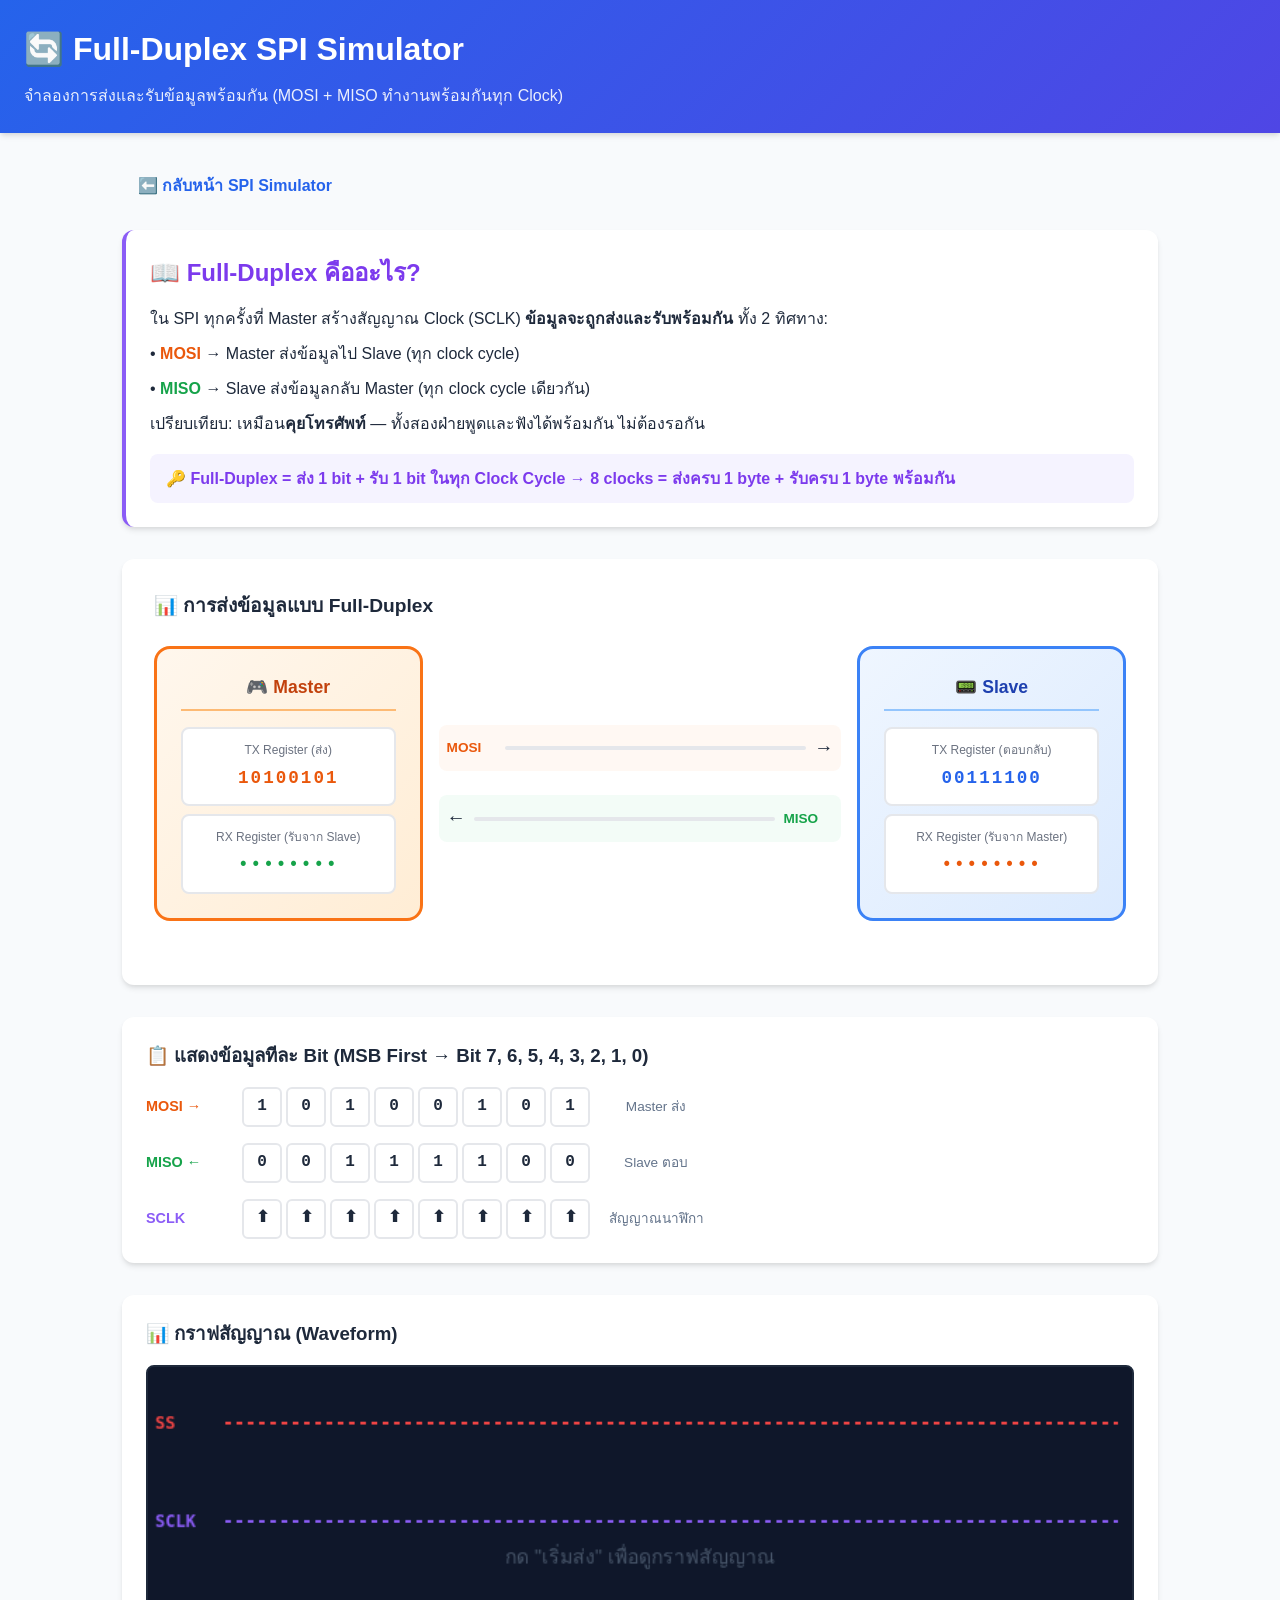
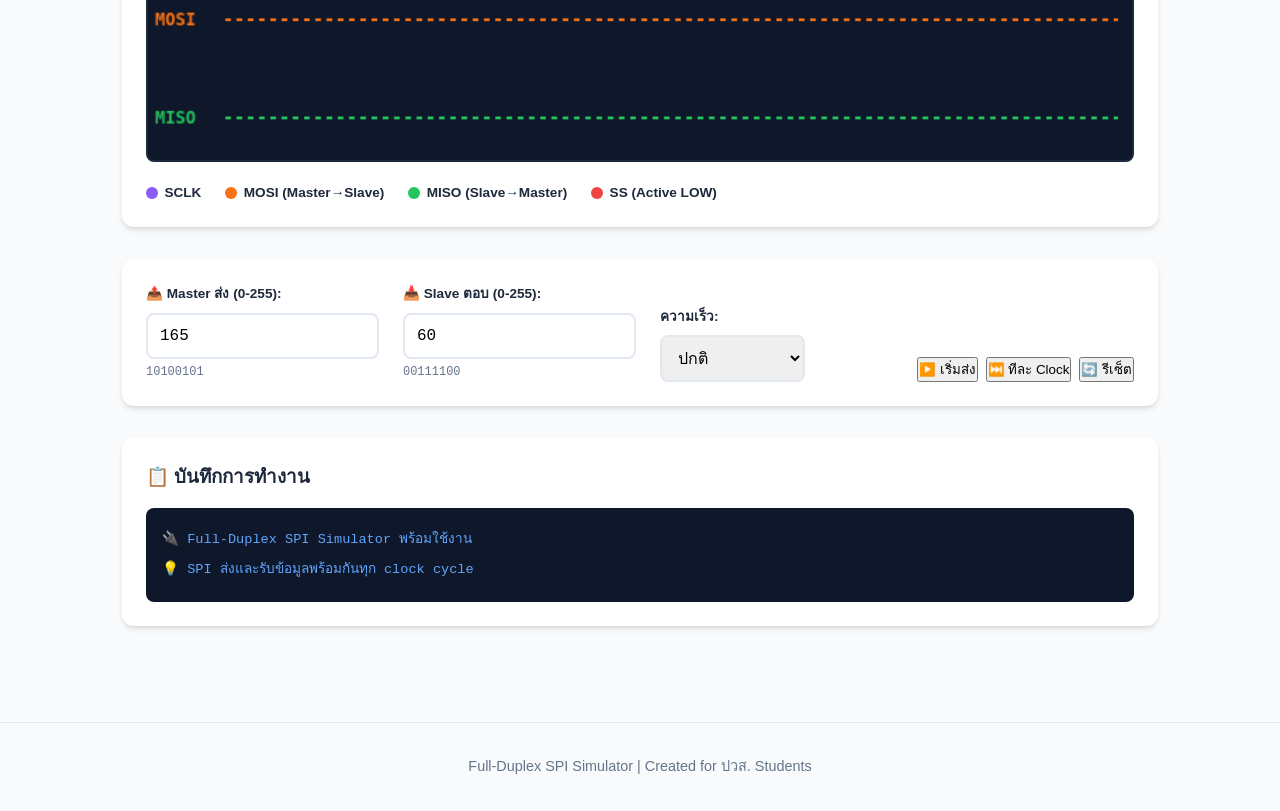
<file: spi/full-duplex.html>
<!DOCTYPE html>
<html lang="th">
<head>
    <meta charset="UTF-8">
    <meta name="viewport" content="width=device-width, initial-scale=1.0">
    <meta http-equiv="Cache-Control" content="no-cache, no-store, must-revalidate">
    <meta http-equiv="Pragma" content="no-cache">
    <meta http-equiv="Expires" content="0">
    <title>Full-Duplex SPI Simulator - ส่งและรับพร้อมกัน</title>
    <link rel="stylesheet" href="css/base.css?v=1.0">
    <link rel="stylesheet" href="css/full-duplex.css?v=1.0">
</head>
<body>
    <header>
        <div class="header-content">
            <h1>🔄 Full-Duplex SPI Simulator</h1>
            <p>จำลองการส่งและรับข้อมูลพร้อมกัน (MOSI + MISO ทำงานพร้อมกันทุก Clock)</p>
        </div>
    </header>

    <div class="full-duplex-page">
        <a href="index.html" class="back-link">⬅️ กลับหน้า SPI Simulator</a>

        <!-- Intro -->
        <div class="page-intro">
            <h2>📖 Full-Duplex คืออะไร?</h2>
            <p>ใน SPI ทุกครั้งที่ Master สร้างสัญญาณ Clock (SCLK) <strong>ข้อมูลจะถูกส่งและรับพร้อมกัน</strong> ทั้ง 2 ทิศทาง:</p>
            <p>• <strong style="color: #ea580c;">MOSI</strong> → Master ส่งข้อมูลไป Slave (ทุก clock cycle)</p>
            <p>• <strong style="color: #16a34a;">MISO</strong> → Slave ส่งข้อมูลกลับ Master (ทุก clock cycle เดียวกัน)</p>
            <p>เปรียบเทียบ: เหมือน<strong>คุยโทรศัพท์</strong> — ทั้งสองฝ่ายพูดและฟังได้พร้อมกัน ไม่ต้องรอกัน</p>
            <div class="key-point">
                🔑 Full-Duplex = ส่ง 1 bit + รับ 1 bit ในทุก Clock Cycle → 8 clocks = ส่งครบ 1 byte + รับครบ 1 byte พร้อมกัน
            </div>
        </div>

        <!-- Duplex Diagram -->
        <div class="duplex-diagram">
            <h3>📊 การส่งข้อมูลแบบ Full-Duplex</h3>
            <div class="duplex-visual">
                <!-- Master Box -->
                <div class="device-box master-box">
                    <div class="device-name">🎮 Master</div>
                    <div class="data-register">
                        <label>TX Register (ส่ง)</label>
                        <div class="reg-value" id="master-tx-reg">10100101</div>
                    </div>
                    <div class="data-register" style="margin-top: 0.5rem;">
                        <label>RX Register (รับจาก Slave)</label>
                        <div class="reg-value" id="master-rx-reg" style="color: #16a34a;">••••••••</div>
                    </div>
                </div>

                <!-- Arrow Lines -->
                <div class="arrow-lines">
                    <div class="arrow-line mosi-arrow">
                        <span class="arrow-label">MOSI</span>
                        <div class="arrow-track">
                            <div class="bit-dot" id="mosi-dot">0</div>
                        </div>
                        <span class="arrow-direction">→</span>
                    </div>
                    <div class="arrow-line miso-arrow">
                        <span class="arrow-direction">←</span>
                        <div class="arrow-track">
                            <div class="bit-dot" id="miso-dot">0</div>
                        </div>
                        <span class="arrow-label">MISO</span>
                    </div>
                </div>

                <!-- Slave Box -->
                <div class="device-box slave-box">
                    <div class="device-name">📟 Slave</div>
                    <div class="data-register">
                        <label>TX Register (ตอบกลับ)</label>
                        <div class="reg-value" id="slave-tx-reg">00111100</div>
                    </div>
                    <div class="data-register" style="margin-top: 0.5rem;">
                        <label>RX Register (รับจาก Master)</label>
                        <div class="reg-value" id="slave-rx-reg" style="color: #ea580c;">••••••••</div>
                    </div>
                </div>
            </div>
        </div>

        <!-- Bit-by-Bit Display -->
        <div class="bit-display-panel">
            <h3>📋 แสดงข้อมูลทีละ Bit (MSB First → Bit 7, 6, 5, 4, 3, 2, 1, 0)</h3>
            <div class="bit-rows">
                <div class="bit-row">
                    <span class="bit-row-label mosi-label">MOSI →</span>
                    <div class="bit-cells" id="mosi-bits"></div>
                    <span class="clock-indicator">Master ส่ง</span>
                </div>
                <div class="bit-row">
                    <span class="bit-row-label miso-label">MISO ←</span>
                    <div class="bit-cells" id="miso-bits"></div>
                    <span class="clock-indicator">Slave ตอบ</span>
                </div>
                <div class="bit-row">
                    <span class="bit-row-label sclk-label">SCLK</span>
                    <div class="bit-cells" id="clock-bits"></div>
                    <span class="clock-indicator">สัญญาณนาฬิกา</span>
                </div>
            </div>
        </div>

        <!-- Waveform / Oscilloscope -->
        <div class="waveform-panel">
            <h3>📊 กราฟสัญญาณ (Waveform)</h3>
            <canvas id="waveform-canvas" width="700" height="280"></canvas>
            <div class="waveform-legend">
                <span class="legend-item"><span class="color-dot" style="background:#8b5cf6;"></span> SCLK</span>
                <span class="legend-item"><span class="color-dot" style="background:#f97316;"></span> MOSI (Master→Slave)</span>
                <span class="legend-item"><span class="color-dot" style="background:#22c55e;"></span> MISO (Slave→Master)</span>
                <span class="legend-item"><span class="color-dot" style="background:#ef4444;"></span> SS (Active LOW)</span>
            </div>
        </div>

        <!-- Controls -->
        <div class="duplex-controls">
            <div class="controls-row">
                <div class="control-group">
                    <label>📤 Master ส่ง (0-255):</label>
                    <input type="number" id="master-data-input" min="0" max="255" value="165" placeholder="0-255">
                    <div class="binary-hint" id="master-binary">10100101</div>
                </div>
                <div class="control-group">
                    <label>📥 Slave ตอบ (0-255):</label>
                    <input type="number" id="slave-data-input" min="0" max="255" value="60" placeholder="0-255">
                    <div class="binary-hint" id="slave-binary">00111100</div>
                </div>
                <div class="control-group">
                    <label>ความเร็ว:</label>
                    <select id="speed-select" style="padding: 0.75rem; border: 2px solid var(--border-color); border-radius: 8px; font-size: 1rem;">
                        <option value="1200">ช้า (ดูทีละ bit)</option>
                        <option value="800" selected>ปกติ</option>
                        <option value="400">เร็ว</option>
                    </select>
                </div>
                <div class="control-buttons">
                    <button id="btn-start" class="btn-primary">▶️ เริ่มส่ง</button>
                    <button id="btn-step" class="btn-secondary">⏭️ ทีละ Clock</button>
                    <button id="btn-reset" class="btn-secondary">🔄 รีเซ็ต</button>
                </div>
            </div>
        </div>

        <!-- Summary (hidden until complete) -->
        <div class="duplex-summary">
            <h3>📊 สรุปผลการสื่อสาร Full-Duplex</h3>
            <div class="summary-grid">
                <div class="summary-item mosi-summary">
                    <div class="label">Master ส่ง → Slave</div>
                    <div class="value" id="summary-master-sent">-</div>
                </div>
                <div class="summary-item miso-summary">
                    <div class="label">Slave ได้รับ</div>
                    <div class="value" id="summary-slave-received">-</div>
                </div>
                <div class="summary-item miso-summary">
                    <div class="label">Slave ส่ง → Master</div>
                    <div class="value" id="summary-slave-sent">-</div>
                </div>
                <div class="summary-item mosi-summary">
                    <div class="label">Master ได้รับ</div>
                    <div class="value" id="summary-master-received">-</div>
                </div>
            </div>
        </div>

        <!-- Log -->
        <div class="duplex-log">
            <h3>📋 บันทึกการทำงาน</h3>
            <div class="log-content" id="log-content"></div>
        </div>
    </div>

    <footer>
        <p>Full-Duplex SPI Simulator | Created for ปวส. Students</p>
    </footer>

    <script src="js/full-duplex.js?v=1.0"></script>
</body>
</html>
</file>
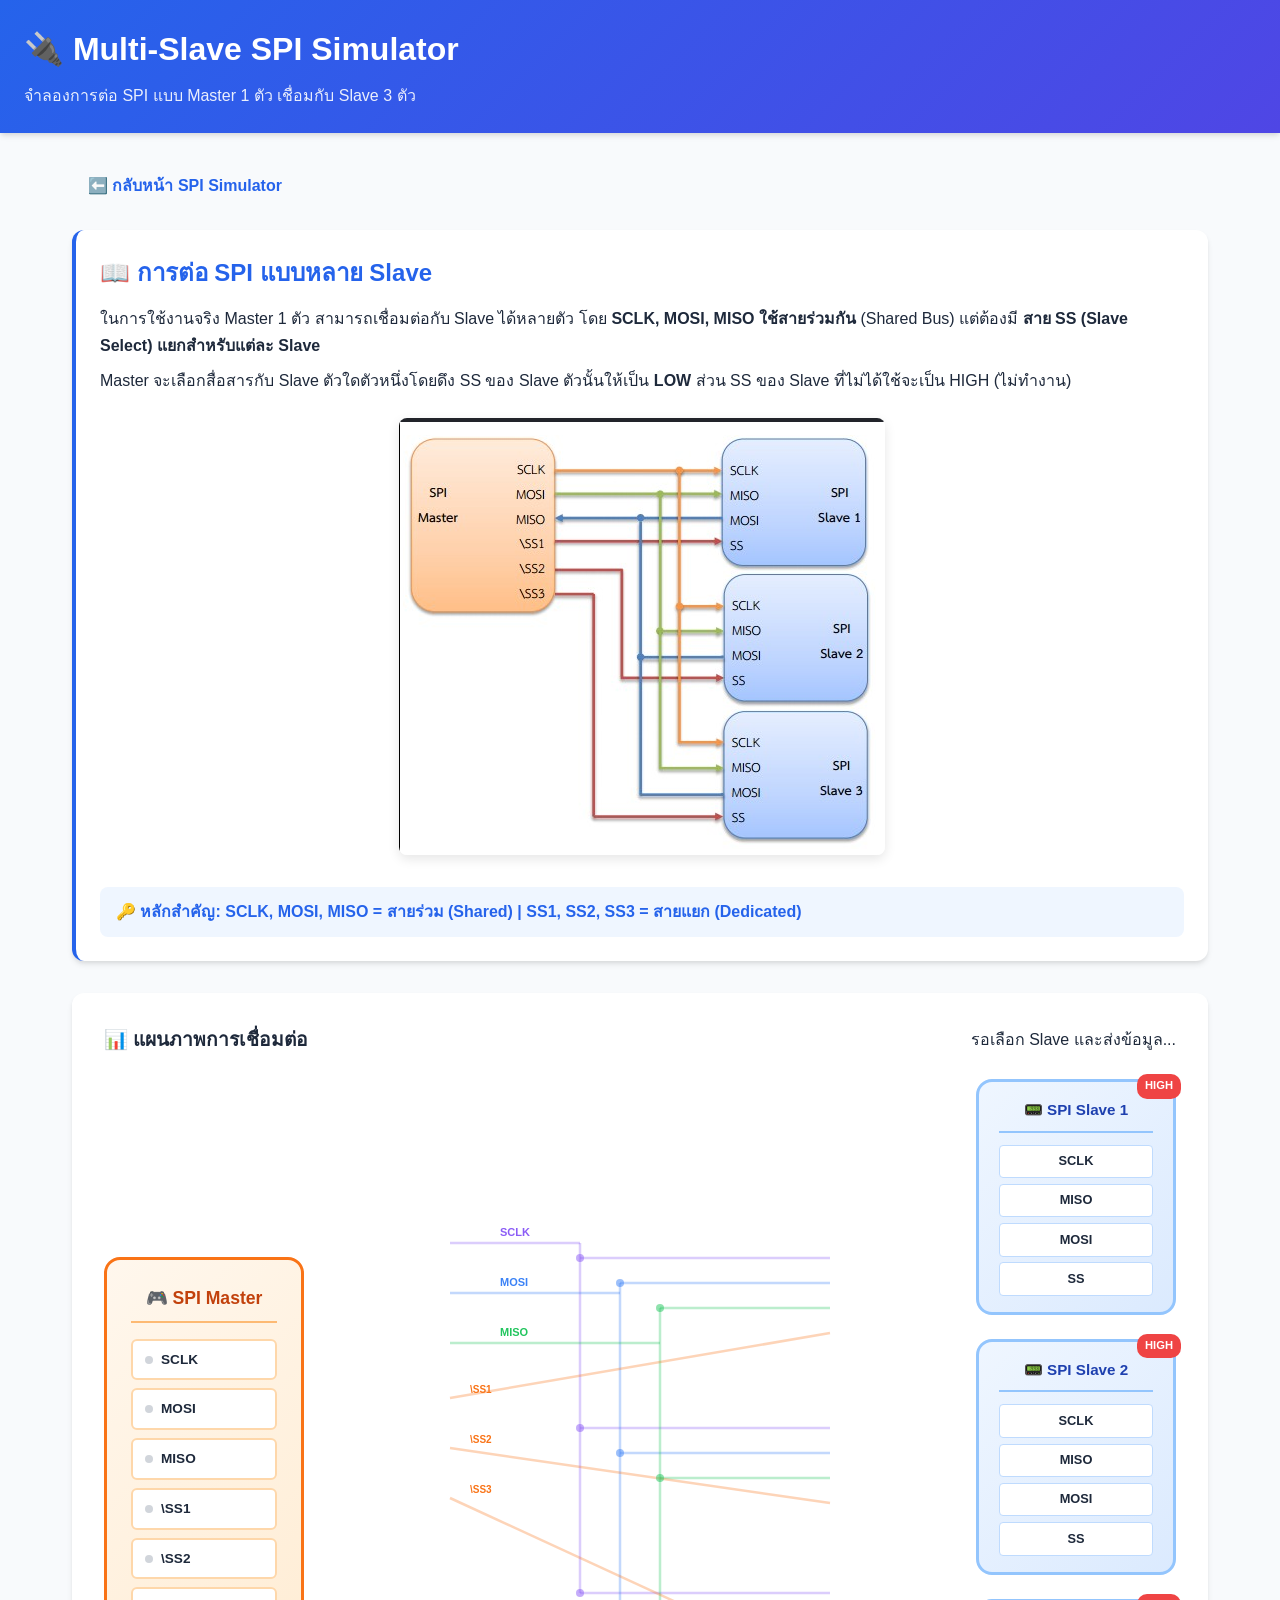
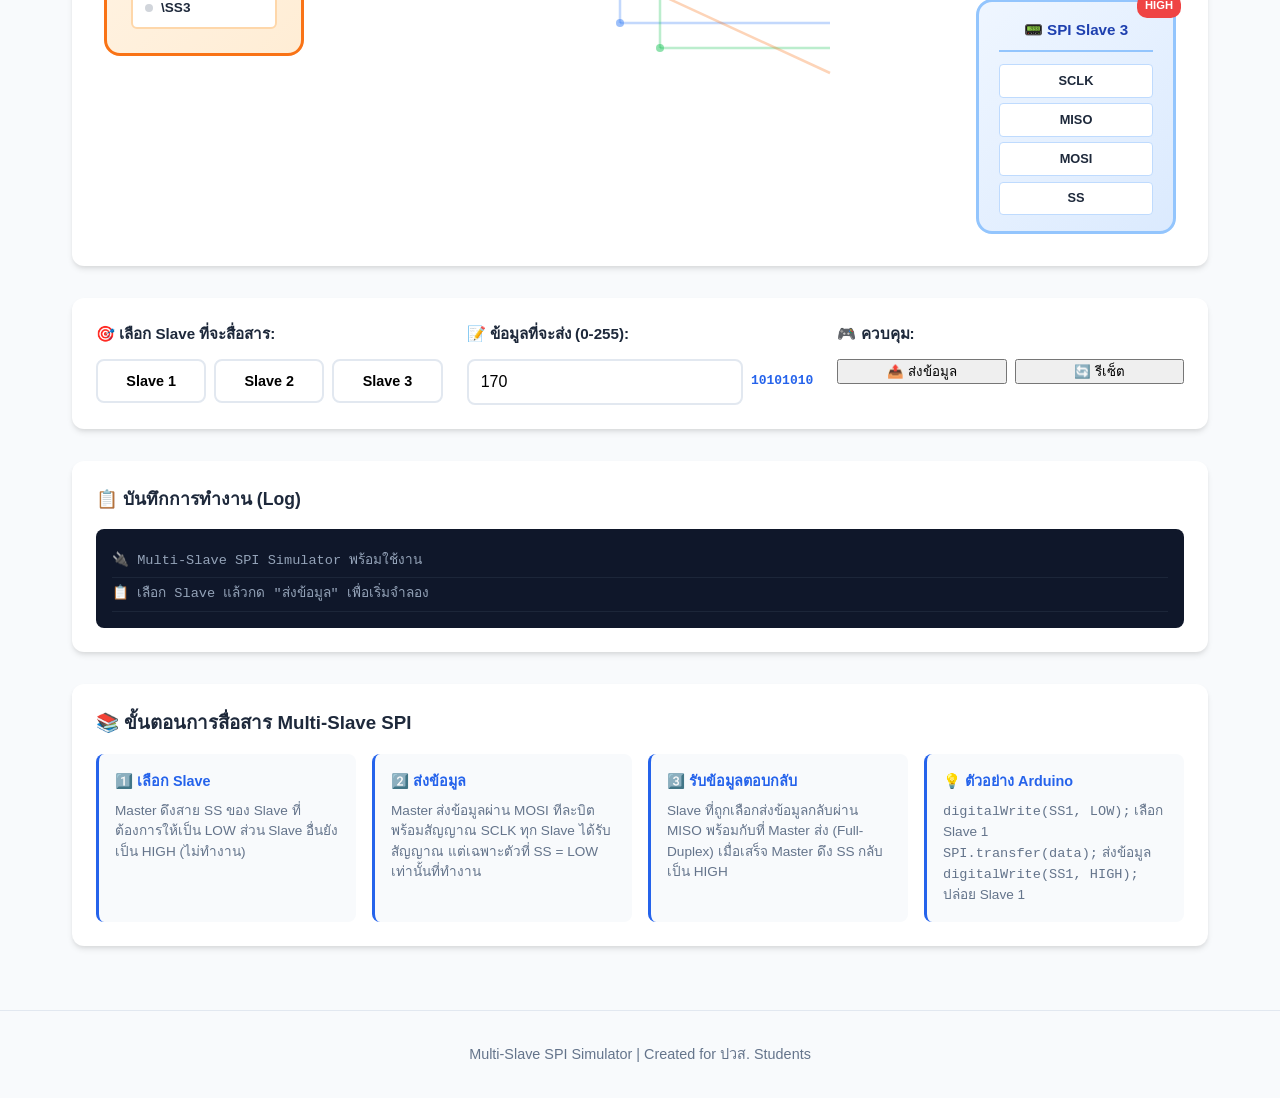
<file: spi/multi-slave.html>
<!DOCTYPE html>
<html lang="th">
<head>
    <meta charset="UTF-8">
    <meta name="viewport" content="width=device-width, initial-scale=1.0">
    <!-- Cache Control -->
    <meta http-equiv="Cache-Control" content="no-cache, no-store, must-revalidate">
    <meta http-equiv="Pragma" content="no-cache">
    <meta http-equiv="Expires" content="0">
    <title>Multi-Slave SPI Simulator - การต่อ Master 1 Slave 3</title>
    <link rel="stylesheet" href="css/base.css?v=1.0">
    <link rel="stylesheet" href="css/multi-slave.css?v=1.0">
</head>
<body>
    <header>
        <div class="header-content">
            <h1>🔌 Multi-Slave SPI Simulator</h1>
            <p>จำลองการต่อ SPI แบบ Master 1 ตัว เชื่อมกับ Slave 3 ตัว</p>
        </div>
    </header>

    <div class="multi-slave-page">
        <a href="index.html" class="back-link">⬅️ กลับหน้า SPI Simulator</a>

        <!-- Intro Section -->
        <div class="page-intro">
            <h2>📖 การต่อ SPI แบบหลาย Slave</h2>
            <p>ในการใช้งานจริง Master 1 ตัว สามารถเชื่อมต่อกับ Slave ได้หลายตัว โดย <strong>SCLK, MOSI, MISO ใช้สายร่วมกัน</strong> (Shared Bus) แต่ต้องมี <strong>สาย SS (Slave Select) แยกสำหรับแต่ละ Slave</strong></p>
            <p>Master จะเลือกสื่อสารกับ Slave ตัวใดตัวหนึ่งโดยดึง SS ของ Slave ตัวนั้นให้เป็น <strong>LOW</strong> ส่วน SS ของ Slave ที่ไม่ได้ใช้จะเป็น HIGH (ไม่ทำงาน)</p>
            <div style="text-align: center; margin: 1.5rem 0;">
                <img src="multi-slave.png" alt="SPI Multi-Slave Block Diagram - Master 1 Slave 3" style="max-width: 100%; height: auto; border-radius: 8px; box-shadow: 0 4px 12px rgba(0,0,0,0.1);">
            </div>
            <div class="key-point">
                🔑 หลักสำคัญ: SCLK, MOSI, MISO = สายร่วม (Shared) | SS1, SS2, SS3 = สายแยก (Dedicated)
            </div>
        </div>

        <!-- Multi-Slave Diagram -->
        <div class="multi-slave-diagram">
            <div class="diagram-header">
                <h3>📊 แผนภาพการเชื่อมต่อ</h3>
                <span id="bit-progress">รอเลือก Slave และส่งข้อมูล...</span>
            </div>

            <div class="diagram-container">
                <!-- Master -->
                <div class="master-device">
                    <div class="device-title">🎮 SPI Master</div>
                    <div class="pin-list">
                        <div class="pin-item" data-pin="sclk">
                            <span class="pin-dot"></span> SCLK
                        </div>
                        <div class="pin-item" data-pin="mosi">
                            <span class="pin-dot"></span> MOSI
                        </div>
                        <div class="pin-item" data-pin="miso">
                            <span class="pin-dot"></span> MISO
                        </div>
                        <div class="pin-item" data-pin="ss1">
                            <span class="pin-dot"></span> \SS1
                        </div>
                        <div class="pin-item" data-pin="ss2">
                            <span class="pin-dot"></span> \SS2
                        </div>
                        <div class="pin-item" data-pin="ss3">
                            <span class="pin-dot"></span> \SS3
                        </div>
                    </div>
                </div>

                <!-- Signal Lines -->
                <div class="signal-lines">
                    <svg id="multi-signal-svg" class="signal-lines-svg" viewBox="0 0 400 500">
                        <!-- 
                            Layout: Master pins on left, Slave pins on right
                            Slave 1 center Y = 80, Slave 2 center Y = 250, Slave 3 center Y = 420
                            Shared bus: vertical backbone at x=200 with horizontal branches
                        -->

                        <!-- ===== SCLK (Purple) - horizontal bus + vertical backbone + branches ===== -->
                        <!-- Master SCLK out → backbone -->
                        <line class="sig-line sig-sclk" x1="10" y1="40" x2="140" y2="40" stroke="#8b5cf6" stroke-width="2.5" opacity="0.3"/>
                        <!-- Backbone vertical -->
                        <line class="sig-line sig-sclk" x1="140" y1="40" x2="140" y2="390" stroke="#8b5cf6" stroke-width="2.5" opacity="0.3"/>
                        <!-- Branch to Slave 1 -->
                        <line class="sig-line sig-sclk" x1="140" y1="55" x2="390" y2="55" stroke="#8b5cf6" stroke-width="2.5" opacity="0.3"/>
                        <!-- Branch to Slave 2 -->
                        <line class="sig-line sig-sclk" x1="140" y1="225" x2="390" y2="225" stroke="#8b5cf6" stroke-width="2.5" opacity="0.3"/>
                        <!-- Branch to Slave 3 -->
                        <line class="sig-line sig-sclk" x1="140" y1="390" x2="390" y2="390" stroke="#8b5cf6" stroke-width="2.5" opacity="0.3"/>

                        <!-- ===== MOSI (Blue) - horizontal bus + vertical backbone + branches ===== -->
                        <!-- Master MOSI out → backbone -->
                        <line class="sig-line sig-mosi" x1="10" y1="90" x2="180" y2="90" stroke="#3b82f6" stroke-width="2.5" opacity="0.3"/>
                        <!-- Backbone vertical -->
                        <line class="sig-line sig-mosi" x1="180" y1="80" x2="180" y2="420" stroke="#3b82f6" stroke-width="2.5" opacity="0.3"/>
                        <!-- Branch to Slave 1 -->
                        <line class="sig-line sig-mosi" x1="180" y1="80" x2="390" y2="80" stroke="#3b82f6" stroke-width="2.5" opacity="0.3"/>
                        <!-- Branch to Slave 2 -->
                        <line class="sig-line sig-mosi" x1="180" y1="250" x2="390" y2="250" stroke="#3b82f6" stroke-width="2.5" opacity="0.3"/>
                        <!-- Branch to Slave 3 -->
                        <line class="sig-line sig-mosi" x1="180" y1="420" x2="390" y2="420" stroke="#3b82f6" stroke-width="2.5" opacity="0.3"/>

                        <!-- ===== MISO (Green) - each slave has own line back to Master ===== -->
                        <!-- Backbone at x=220 -->
                        <line class="sig-line sig-miso-1 sig-miso-2 sig-miso-3" x1="220" y1="105" x2="220" y2="445" stroke="#22c55e" stroke-width="2.5" opacity="0.3"/>
                        <!-- Master MISO in ← backbone -->
                        <line class="sig-line sig-miso-1 sig-miso-2 sig-miso-3" x1="10" y1="140" x2="220" y2="140" stroke="#22c55e" stroke-width="2.5" opacity="0.3"/>
                        <!-- Slave 1 MISO → backbone -->
                        <line class="sig-line sig-miso-1" x1="390" y1="105" x2="220" y2="105" stroke="#22c55e" stroke-width="2.5" opacity="0.3"/>
                        <!-- Slave 2 MISO → backbone -->
                        <line class="sig-line sig-miso-2" x1="390" y1="275" x2="220" y2="275" stroke="#22c55e" stroke-width="2.5" opacity="0.3"/>
                        <!-- Slave 3 MISO → backbone -->
                        <line class="sig-line sig-miso-3" x1="390" y1="445" x2="220" y2="445" stroke="#22c55e" stroke-width="2.5" opacity="0.3"/>

                        <!-- ===== SS Lines (Orange) - separate dedicated line per slave ===== -->
                        <!-- SS1: Master → Slave 1 (straight horizontal) -->
                        <line class="sig-line sig-ss-1" x1="10" y1="195" x2="390" y2="130" stroke="#f97316" stroke-width="2.5" opacity="0.3"/>
                        <!-- SS2: Master → Slave 2 (straight horizontal) -->
                        <line class="sig-line sig-ss-2" x1="10" y1="245" x2="390" y2="300" stroke="#f97316" stroke-width="2.5" opacity="0.3"/>
                        <!-- SS3: Master → Slave 3 (straight horizontal) -->
                        <line class="sig-line sig-ss-3" x1="10" y1="295" x2="390" y2="470" stroke="#f97316" stroke-width="2.5" opacity="0.3"/>

                        <!-- ===== Labels ===== -->
                        <text x="60" y="33" fill="#8b5cf6" font-size="11" font-weight="bold">SCLK</text>
                        <text x="60" y="83" fill="#3b82f6" font-size="11" font-weight="bold">MOSI</text>
                        <text x="60" y="133" fill="#22c55e" font-size="11" font-weight="bold">MISO</text>
                        <text x="30" y="190" fill="#f97316" font-size="10" font-weight="bold">\SS1</text>
                        <text x="30" y="240" fill="#f97316" font-size="10" font-weight="bold">\SS2</text>
                        <text x="30" y="290" fill="#f97316" font-size="10" font-weight="bold">\SS3</text>

                        <!-- Junction dots for shared lines -->
                        <circle cx="140" cy="55" r="4" fill="#8b5cf6" opacity="0.5"/>
                        <circle cx="140" cy="225" r="4" fill="#8b5cf6" opacity="0.5"/>
                        <circle cx="140" cy="390" r="4" fill="#8b5cf6" opacity="0.5"/>
                        <circle cx="180" cy="80" r="4" fill="#3b82f6" opacity="0.5"/>
                        <circle cx="180" cy="250" r="4" fill="#3b82f6" opacity="0.5"/>
                        <circle cx="180" cy="420" r="4" fill="#3b82f6" opacity="0.5"/>
                        <circle cx="220" cy="105" r="4" fill="#22c55e" opacity="0.5"/>
                        <circle cx="220" cy="275" r="4" fill="#22c55e" opacity="0.5"/>
                        <circle cx="220" cy="445" r="4" fill="#22c55e" opacity="0.5"/>
                    </svg>
                </div>

                <!-- Slaves -->
                <div class="slaves-column">
                    <div class="slave-device" data-slave-id="1">
                        <span class="ss-status">HIGH</span>
                        <div class="device-title">📟 SPI Slave 1</div>
                        <div class="pin-list">
                            <div class="pin-item" data-pin="sclk">SCLK</div>
                            <div class="pin-item" data-pin="miso">MISO</div>
                            <div class="pin-item" data-pin="mosi">MOSI</div>
                            <div class="pin-item" data-pin="ss">SS</div>
                        </div>
                    </div>

                    <div class="slave-device" data-slave-id="2">
                        <span class="ss-status">HIGH</span>
                        <div class="device-title">📟 SPI Slave 2</div>
                        <div class="pin-list">
                            <div class="pin-item" data-pin="sclk">SCLK</div>
                            <div class="pin-item" data-pin="miso">MISO</div>
                            <div class="pin-item" data-pin="mosi">MOSI</div>
                            <div class="pin-item" data-pin="ss">SS</div>
                        </div>
                    </div>

                    <div class="slave-device" data-slave-id="3">
                        <span class="ss-status">HIGH</span>
                        <div class="device-title">📟 SPI Slave 3</div>
                        <div class="pin-list">
                            <div class="pin-item" data-pin="sclk">SCLK</div>
                            <div class="pin-item" data-pin="miso">MISO</div>
                            <div class="pin-item" data-pin="mosi">MOSI</div>
                            <div class="pin-item" data-pin="ss">SS</div>
                        </div>
                    </div>
                </div>
            </div>
        </div>

        <!-- Controls -->
        <div class="multi-slave-controls">
            <div class="controls-grid">
                <div class="control-section">
                    <h4>🎯 เลือก Slave ที่จะสื่อสาร:</h4>
                    <div class="slave-selector">
                        <button class="slave-select-btn" data-slave="1">Slave 1</button>
                        <button class="slave-select-btn" data-slave="2">Slave 2</button>
                        <button class="slave-select-btn" data-slave="3">Slave 3</button>
                    </div>
                </div>

                <div class="control-section">
                    <h4>📝 ข้อมูลที่จะส่ง (0-255):</h4>
                    <div class="data-input-group">
                        <input type="number" id="data-input" min="0" max="255" value="170" placeholder="0-255">
                        <span id="binary-display" style="font-family: monospace; font-weight: bold; color: var(--primary-color);">10101010</span>
                    </div>
                </div>

                <div class="control-section">
                    <h4>🎮 ควบคุม:</h4>
                    <div class="action-buttons">
                        <button id="btn-send" class="btn-primary">📤 ส่งข้อมูล</button>
                        <button id="btn-reset" class="btn-secondary">🔄 รีเซ็ต</button>
                    </div>
                </div>
            </div>
        </div>

        <!-- Log Panel -->
        <div class="log-panel">
            <h3>📋 บันทึกการทำงาน (Log)</h3>
            <div class="log-content" id="log-content"></div>
        </div>

        <!-- Explanation -->
        <div class="multi-explanation">
            <h3>📚 ขั้นตอนการสื่อสาร Multi-Slave SPI</h3>
            <div class="explanation-steps">
                <div class="explanation-step" id="step-select">
                    <h4>1️⃣ เลือก Slave</h4>
                    <p>Master ดึงสาย SS ของ Slave ที่ต้องการให้เป็น LOW ส่วน Slave อื่นยังเป็น HIGH (ไม่ทำงาน)</p>
                </div>
                <div class="explanation-step" id="step-transmit">
                    <h4>2️⃣ ส่งข้อมูล</h4>
                    <p>Master ส่งข้อมูลผ่าน MOSI ทีละบิต พร้อมสัญญาณ SCLK ทุก Slave ได้รับสัญญาณ แต่เฉพาะตัวที่ SS = LOW เท่านั้นที่ทำงาน</p>
                </div>
                <div class="explanation-step" id="step-complete">
                    <h4>3️⃣ รับข้อมูลตอบกลับ</h4>
                    <p>Slave ที่ถูกเลือกส่งข้อมูลกลับผ่าน MISO พร้อมกับที่ Master ส่ง (Full-Duplex) เมื่อเสร็จ Master ดึง SS กลับเป็น HIGH</p>
                </div>
                <div class="explanation-step" id="step-arduino">
                    <h4>💡 ตัวอย่าง Arduino</h4>
                    <p><code>digitalWrite(SS1, LOW);</code> เลือก Slave 1<br>
                    <code>SPI.transfer(data);</code> ส่งข้อมูล<br>
                    <code>digitalWrite(SS1, HIGH);</code> ปล่อย Slave 1</p>
                </div>
            </div>
        </div>
    </div>

    <footer>
        <p>Multi-Slave SPI Simulator | Created for ปวส. Students</p>
    </footer>

    <script src="js/multi-slave.js?v=1.0"></script>
</body>
</html>
</file>
<file: i2c/css/base.css>
/* ===== base.css - Global Styles, Layout, Header, Footer ===== */

/* ===== CSS Reset ===== */
* {
    margin: 0;
    padding: 0;
    box-sizing: border-box;
}

/* ===== CSS Variables ===== */
:root {
    --primary-color: #7c3aed;
    --primary-hover: #6d28d9;
    --secondary-color: #64748b;
    --success-color: #22c55e;
    --warning-color: #f59e0b;
    --error-color: #ef4444;
    --bg-color: #f8fafc;
    --card-bg: #ffffff;
    --text-color: #1e293b;
    --text-muted: #64748b;
    --border-color: #e2e8f0;
    --shadow: 0 4px 6px -1px rgba(0, 0, 0, 0.1), 0 2px 4px -1px rgba(0, 0, 0, 0.06);
    --shadow-lg: 0 10px 15px -3px rgba(0, 0, 0, 0.1), 0 4px 6px -2px rgba(0, 0, 0, 0.05);
}

/* ===== Base Typography ===== */
body {
    font-family: 'Segoe UI', 'Sarabun', Tahoma, Geneva, Verdana, sans-serif;
    background-color: var(--bg-color);
    color: var(--text-color);
    line-height: 1.6;
}

/* ===== Header ===== */
header {
    background: linear-gradient(135deg, #7c3aed 0%, #5b21b6 100%);
    color: white;
    padding: 1.5rem;
    box-shadow: var(--shadow);
}

.header-content h1 {
    font-size: 2rem;
    margin-bottom: 0.5rem;
}

.header-content p {
    opacity: 0.9;
    font-size: 1rem;
}

.mode-switcher {
    margin-top: 1rem;
    display: flex;
    gap: 0.5rem;
}

.mode-btn {
    padding: 0.75rem 1.5rem;
    border: 2px solid rgba(255, 255, 255, 0.5);
    background: transparent;
    color: white;
    border-radius: 8px;
    cursor: pointer;
    font-size: 1rem;
    transition: all 0.3s ease;
}

.mode-btn:hover {
    background: rgba(255, 255, 255, 0.1);
}

.mode-btn.active {
    background: white;
    color: var(--primary-color);
    border-color: white;
}

/* ===== Main Container ===== */
main {
    max-width: 1400px;
    margin: 0 auto;
    padding: 2rem;
}

.mode-section {
    display: none;
}

.mode-section.active {
    display: block;
}

/* ซ่อน theory section เมื่ออยู่นอกโหมดเรียนรู้ */
body[data-mode]:not([data-mode="learning-mode"]) .theory-section {
    display: none;
}

/* ===== Buttons ===== */
.btn-primary {
    background: var(--primary-color);
    color: white;
    border: none;
    padding: 0.75rem 1.5rem;
    border-radius: 8px;
    cursor: pointer;
    font-size: 1rem;
    font-weight: 600;
    transition: all 0.3s ease;
}

.btn-primary:hover {
    background: var(--primary-hover);
}

.btn-secondary {
    background: #e2e8f0;
    color: var(--text-color);
    border: none;
    padding: 0.75rem 1.5rem;
    border-radius: 8px;
    cursor: pointer;
    font-size: 1rem;
    font-weight: 600;
    transition: all 0.3s ease;
}

.btn-secondary:hover {
    background: #cbd5e1;
}

/* ===== Footer ===== */
footer {
    text-align: center;
    padding: 2rem;
    color: var(--text-muted);
    font-size: 0.9rem;
    border-top: 1px solid var(--border-color);
    margin-top: 2rem;
}

/* ===== Utility ===== */
.hidden {
    display: none !important;
}

/* ===== Responsive Design ===== */
@media (max-width: 768px) {
    main {
        padding: 1rem;
    }

    .header-content h1 {
        font-size: 1.5rem;
    }

    .mode-switcher {
        flex-wrap: wrap;
    }

    .quiz-header {
        flex-direction: column;
        gap: 1rem;
        text-align: center;
    }
}
</file>
<file: i2c/css/theory.css>
/* ===== theory.css - Theory Section Styles ===== */

.theory-section {
    margin-bottom: 2rem;
}

.theory-header {
    display: flex;
    justify-content: space-between;
    align-items: center;
    background: var(--card-bg);
    padding: 1.25rem 1.5rem;
    border-radius: 12px;
    box-shadow: var(--shadow);
    margin-bottom: 1rem;
}

.theory-header h2 {
    color: var(--text-color);
    font-size: 1.3rem;
}

.toggle-theory {
    background: var(--primary-color);
    color: white;
    border: none;
    padding: 0.5rem 1.2rem;
    border-radius: 8px;
    cursor: pointer;
    font-size: 0.9rem;
    font-weight: 600;
    transition: all 0.3s ease;
}

.toggle-theory:hover {
    background: var(--primary-hover);
}

.theory-content {
    display: block;
}

.theory-content.collapsed {
    display: none !important;
}

.theory-block {
    background: var(--card-bg);
    border-radius: 12px;
    padding: 1.5rem;
    margin-bottom: 1.5rem;
    box-shadow: var(--shadow);
}

.theory-block h3 {
    color: var(--primary-color);
    margin-bottom: 1rem;
    font-size: 1.2rem;
}

.theory-block p {
    margin-bottom: 0.75rem;
    line-height: 1.8;
}

.theory-block ul, .theory-block ol {
    padding-left: 1.5rem;
    margin-bottom: 1rem;
}

.theory-block li {
    margin-bottom: 0.5rem;
    line-height: 1.7;
}

/* ===== Term Box ===== */
.term-box {
    background: linear-gradient(135deg, #f5f3ff, #ede9fe);
    border: 2px solid #c4b5fd;
    border-radius: 10px;
    padding: 1.25rem;
    margin: 1rem 0;
}

.term-box h4 {
    color: #5b21b6;
    margin-bottom: 0.75rem;
}

.term-box ul {
    list-style: none;
    padding-left: 0;
}

.term-box li {
    padding: 0.4rem 0;
    border-bottom: 1px solid rgba(0, 0, 0, 0.05);
}

.term-box li:last-child {
    border-bottom: none;
}

/* ===== Signal Detail ===== */
.signal-detail {
    background: #f8fafc;
    border: 1px solid var(--border-color);
    border-radius: 10px;
    padding: 1.25rem;
    margin: 1rem 0;
}

.signal-detail h4 {
    margin-bottom: 0.75rem;
    font-size: 1.05rem;
}

.signal-detail ul {
    list-style: disc;
    padding-left: 1.5rem;
}

/* ===== Process List ===== */
.process-list {
    counter-reset: step;
    list-style: none;
    padding-left: 0;
}

.process-list li {
    position: relative;
    padding: 1rem 1rem 1rem 3.5rem;
    margin-bottom: 1rem;
    background: #f8fafc;
    border-radius: 10px;
    border: 1px solid var(--border-color);
}

.process-list li::before {
    counter-increment: step;
    content: counter(step);
    position: absolute;
    left: 1rem;
    top: 1rem;
    width: 28px;
    height: 28px;
    background: var(--primary-color);
    color: white;
    border-radius: 50%;
    display: flex;
    align-items: center;
    justify-content: center;
    font-weight: bold;
    font-size: 0.85rem;
}

.process-list li p {
    color: var(--text-muted);
    font-size: 0.9rem;
    margin-top: 0.25rem;
}

/* ===== Tables ===== */
.mode-table {
    width: 100%;
    border-collapse: collapse;
    margin: 1rem 0;
    font-size: 0.9rem;
}

.mode-table th, .mode-table td {
    padding: 0.75rem 1rem;
    text-align: center;
    border: 1px solid var(--border-color);
}

.mode-table th {
    background: var(--primary-color);
    color: white;
    font-weight: 600;
}

.mode-table tr:nth-child(even) {
    background: #f8fafc;
}

/* ===== Highlight & Note ===== */
.highlight {
    background: #fef3c7;
    border-left: 4px solid var(--warning-color);
    padding: 1rem 1.25rem;
    border-radius: 0 8px 8px 0;
    margin: 1rem 0;
}

.note {
    background: #f5f3ff;
    border-left: 4px solid var(--primary-color);
    padding: 1rem 1.25rem;
    border-radius: 0 8px 8px 0;
    margin: 1rem 0;
}

/* ===== References ===== */
.references {
    background: var(--card-bg);
    border-radius: 12px;
    padding: 1.5rem;
    box-shadow: var(--shadow);
}

.references h4 {
    color: var(--text-color);
    margin-bottom: 0.75rem;
}

.references ul {
    list-style: none;
    padding-left: 0;
}

.references li {
    padding: 0.5rem 0;
    border-bottom: 1px solid var(--border-color);
    font-size: 0.9rem;
}

.references li:last-child {
    border-bottom: none;
}

.references a {
    color: var(--primary-color);
    text-decoration: none;
}

.references a:hover {
    text-decoration: underline;
}

/* ===== Pull-up Resistor Section ===== */
.pullup-img-wrap {
    text-align: center;
    margin: 1.25rem 0;
    background: #f8fafc;
    border: 1px solid var(--border-color);
    border-radius: 10px;
    padding: 1rem;
}

.pullup-img {
    max-width: 100%;
    height: auto;
    border-radius: 8px;
    display: block;
    margin: 0 auto;
}

.pullup-caption {
    font-size: 0.82rem;
    color: var(--text-muted);
    margin-top: 0.6rem;
    font-style: italic;
}

.pullup-states {
    display: grid;
    grid-template-columns: 1fr 1fr;
    gap: 0.75rem;
    margin: 1rem 0;
}

.pullup-state {
    display: flex;
    align-items: flex-start;
    gap: 0.75rem;
    background: #f8fafc;
    border: 1px solid var(--border-color);
    border-radius: 10px;
    padding: 0.85rem 1rem;
}

.pullup-badge {
    flex-shrink: 0;
    font-size: 0.78rem;
    font-weight: 700;
    padding: 4px 10px;
    border-radius: 6px;
    letter-spacing: 0.5px;
    margin-top: 2px;
}

.badge-high {
    background: #dcfce7;
    color: #15803d;
    border: 1px solid #86efac;
}

.badge-low {
    background: #fee2e2;
    color: #b91c1c;
    border: 1px solid #fca5a5;
}

.pullup-state p {
    font-size: 0.88rem;
    line-height: 1.6;
    margin: 0;
    color: var(--text-color);
}

.pullup-state small {
    display: block;
    color: var(--text-muted);
    font-size: 0.78rem;
    margin-top: 0.2rem;
}

@media (max-width: 600px) {
    .pullup-states {
        grid-template-columns: 1fr;
    }
}
</file>
<file: i2c/css/simulator.css>
/* ===== simulator.css - I2C Simulator + Quiz Styles ===== */

/* ===== Simulator Container ===== */
.simulator-container {
    background: var(--card-bg);
    border-radius: 12px;
    padding: 2rem;
    margin-bottom: 2rem;
    box-shadow: var(--shadow);
}

.simulator-container h2 {
    color: var(--text-color);
    margin-bottom: 1.5rem;
}

/* ===== I2C Bus Diagram ===== */
.i2c-bus-diagram {
    background: #fafafa;
    border: 2px solid var(--border-color);
    border-radius: 12px;
    padding: 2rem;
    margin-bottom: 2rem;
    position: relative;
}

.bus-lines {
    display: flex;
    flex-direction: column;
    gap: 1rem;
    margin-bottom: 1.5rem;
    padding: 1rem;
}

.bus-line {
    display: flex;
    align-items: center;
    gap: 0.75rem;
}

.bus-line .line-name {
    font-weight: bold;
    font-size: 0.9rem;
    min-width: 60px;
}

.bus-line .line-wire {
    flex: 1;
    height: 4px;
    border-radius: 2px;
    position: relative;
}

.bus-line .line-wire.sda {
    background: #7c3aed;
}

.bus-line .line-wire.scl {
    background: #f59e0b;
}

.bus-line .line-state {
    font-family: 'Consolas', monospace;
    font-size: 0.85rem;
    font-weight: bold;
    min-width: 50px;
    text-align: center;
    padding: 0.25rem 0.5rem;
    border-radius: 4px;
    background: #f1f5f9;
}

.devices-row {
    display: flex;
    justify-content: center;
    gap: 2rem;
    flex-wrap: wrap;
}

.device-box {
    background: linear-gradient(135deg, #f5f3ff, #ede9fe);
    border: 2px solid #c4b5fd;
    border-radius: 12px;
    padding: 1.25rem 1.5rem;
    text-align: center;
    min-width: 140px;
    transition: all 0.3s ease;
}

.device-box.active {
    border-color: var(--primary-color);
    box-shadow: 0 0 12px rgba(124, 58, 237, 0.3);
}

.device-box .device-icon {
    font-size: 2rem;
    margin-bottom: 0.5rem;
}

.device-box h4 {
    font-size: 0.95rem;
    color: #5b21b6;
    margin-bottom: 0.25rem;
}

.device-box .device-addr {
    font-family: 'Consolas', monospace;
    font-size: 0.8rem;
    color: var(--text-muted);
}

/* ===== Waveform Panel ===== */
.waveform-panel {
    background: var(--card-bg);
    border-radius: 12px;
    padding: 1.5rem;
    margin-bottom: 2rem;
    box-shadow: var(--shadow);
}

.waveform-panel h3 {
    color: var(--text-color);
    margin-bottom: 1rem;
}

.waveform-panel canvas {
    width: 100%;
    height: auto;
    background: #0f172a;
    border-radius: 8px;
    border: 2px solid #1e293b;
}

.waveform-legend {
    display: flex;
    gap: 1.5rem;
    margin-top: 0.75rem;
    flex-wrap: wrap;
}

.waveform-legend .legend-item {
    display: flex;
    align-items: center;
    gap: 0.4rem;
    font-size: 0.85rem;
    font-weight: 600;
}

.waveform-legend .color-dot {
    width: 12px;
    height: 12px;
    border-radius: 50%;
    display: inline-block;
}

/* ===== Data Frame Display ===== */
.frame-display {
    background: var(--card-bg);
    border-radius: 12px;
    padding: 1.5rem;
    margin-bottom: 2rem;
    box-shadow: var(--shadow);
}

.frame-display h3 {
    color: var(--text-color);
    margin-bottom: 1rem;
}

.frame-bits {
    display: flex;
    gap: 2px;
    justify-content: center;
    flex-wrap: wrap;
    margin-bottom: 0.5rem;
}

.frame-bit {
    width: 32px;
    height: 32px;
    display: flex;
    align-items: center;
    justify-content: center;
    font-family: 'Consolas', monospace;
    font-weight: bold;
    font-size: 0.8rem;
    border-radius: 4px;
    background: #f1f5f9;
    border: 1px solid var(--border-color);
}

.frame-bit.addr {
    background: #ede9fe;
    border-color: #c4b5fd;
    color: #5b21b6;
}

.frame-bit.rw {
    background: #fef3c7;
    border-color: #fbbf24;
    color: #92400e;
}

.frame-bit.ack {
    background: #dcfce7;
    border-color: #86efac;
    color: #166534;
}

.frame-bit.data {
    background: #dbeafe;
    border-color: #93c5fd;
    color: #1e40af;
}

.frame-bit.active {
    box-shadow: 0 0 8px rgba(124, 58, 237, 0.5);
    transform: scale(1.1);
}

.frame-labels {
    display: flex;
    gap: 2px;
    justify-content: center;
    flex-wrap: wrap;
}

.frame-labels span {
    width: 32px;
    text-align: center;
    font-size: 0.6rem;
    color: var(--text-muted);
}

/* ===== Control Panel ===== */
.control-panel {
    background: var(--card-bg);
    border-radius: 12px;
    padding: 1.5rem;
    margin-bottom: 2rem;
    box-shadow: var(--shadow);
}

.control-panel h3 {
    color: var(--text-color);
    margin-bottom: 1rem;
}

.control-row {
    display: flex;
    gap: 1rem;
    margin-bottom: 1rem;
    flex-wrap: wrap;
    align-items: center;
}

.control-group {
    display: flex;
    flex-direction: column;
    gap: 0.25rem;
}

.control-group label {
    font-size: 0.8rem;
    font-weight: 600;
    color: var(--text-muted);
}

.control-group input,
.control-group select {
    padding: 0.5rem 0.75rem;
    border: 2px solid var(--border-color);
    border-radius: 6px;
    font-size: 0.9rem;
    font-family: 'Consolas', monospace;
}

.control-group input:focus,
.control-group select:focus {
    outline: none;
    border-color: var(--primary-color);
}

.control-buttons {
    display: flex;
    gap: 0.75rem;
    flex-wrap: wrap;
}

/* ===== Explanation Panel ===== */
.explanation-panel {
    background: var(--card-bg);
    border-radius: 12px;
    padding: 1.5rem;
    margin-bottom: 2rem;
    box-shadow: var(--shadow);
}

.explanation-panel h3 {
    color: var(--text-color);
    margin-bottom: 0.75rem;
}

.explanation-content {
    background: linear-gradient(135deg, #f5f3ff, #ede9fe);
    border-left: 4px solid var(--primary-color);
    padding: 1.25rem;
    border-radius: 0 8px 8px 0;
    line-height: 1.7;
}

/* ===== Log Panel ===== */
.log-panel {
    background: var(--card-bg);
    border-radius: 12px;
    padding: 1.5rem;
    margin-bottom: 2rem;
    box-shadow: var(--shadow);
}

.log-panel h3 {
    color: var(--text-color);
    margin-bottom: 0.75rem;
}

.log-content {
    background: #0f172a;
    color: #e2e8f0;
    border-radius: 8px;
    padding: 1rem;
    font-family: 'Consolas', 'Monaco', monospace;
    font-size: 0.8rem;
    max-height: 200px;
    overflow-y: auto;
    line-height: 1.8;
}

.log-content .log-entry {
    border-bottom: 1px solid #1e293b;
    padding: 0.25rem 0;
}

/* ===== Quiz Styles ===== */
.practice-container {
    max-width: 800px;
    margin: 0 auto;
}

/* Name Entry */
.name-entry {
    display: flex;
    justify-content: center;
    align-items: center;
    min-height: 400px;
    padding: 2rem;
}

.name-entry.hidden {
    display: none;
}

.name-entry-card {
    background: var(--card-bg);
    border-radius: 16px;
    padding: 3rem 2.5rem;
    box-shadow: 0 8px 30px rgba(0, 0, 0, 0.1);
    text-align: center;
    max-width: 480px;
    width: 100%;
}

.name-entry-icon {
    font-size: 4rem;
    margin-bottom: 1rem;
}

.name-entry-card h2 {
    color: var(--text-color);
    margin-bottom: 0.5rem;
    font-size: 1.4rem;
}

.name-entry-card > p {
    color: var(--text-muted);
    margin-bottom: 1.5rem;
}

.name-input-group {
    text-align: left;
    margin-bottom: 1.5rem;
}

.name-input-group label {
    display: block;
    font-weight: 600;
    color: var(--text-color);
    margin-bottom: 0.5rem;
}

.name-input-group input {
    width: 100%;
    padding: 0.85rem 1rem;
    border: 2px solid var(--border-color);
    border-radius: 8px;
    font-size: 1.1rem;
    transition: border-color 0.3s ease;
}

.name-input-group input:focus {
    outline: none;
    border-color: var(--primary-color);
    box-shadow: 0 0 0 3px rgba(124, 58, 237, 0.1);
}

.btn-large {
    width: 100%;
    padding: 1rem;
    font-size: 1.1rem;
}

.btn-large:disabled {
    opacity: 0.5;
    cursor: not-allowed;
}

.name-hint {
    font-size: 0.8rem;
    color: var(--text-muted);
    margin-top: 0.75rem;
}

/* Quiz Area */
.quiz-area.hidden {
    display: none;
}

.quiz-header {
    display: flex;
    justify-content: space-between;
    align-items: center;
    background: var(--card-bg);
    padding: 1rem 1.5rem;
    border-radius: 12px;
    box-shadow: var(--shadow);
    margin-bottom: 1.5rem;
}

.quiz-header h2 {
    color: var(--text-color);
}

.quiz-header-info {
    display: flex;
    align-items: center;
    gap: 1.5rem;
}

.student-name-display {
    font-weight: 600;
    color: var(--primary-color);
    font-size: 0.95rem;
    background: #f5f3ff;
    padding: 0.35rem 0.75rem;
    border-radius: 6px;
}

.score-display {
    font-weight: bold;
    color: var(--text-color);
}

.question-tag {
    display: inline-block;
    font-size: 0.75rem;
    font-weight: 600;
    color: #5b21b6;
    background: #f5f3ff;
    padding: 0.25rem 0.75rem;
    border-radius: 12px;
    margin-bottom: 0.5rem;
}

/* Quiz Questions */
.quiz-question {
    display: none;
    background: var(--card-bg);
    padding: 2rem;
    border-radius: 12px;
    box-shadow: var(--shadow);
    margin-bottom: 1.5rem;
}

.quiz-question.active {
    display: block;
}

.quiz-question h3 {
    color: var(--text-color);
    margin-bottom: 1.25rem;
    line-height: 1.5;
}

.answer-options {
    display: flex;
    flex-direction: column;
    gap: 0.75rem;
}

.answer-btn {
    padding: 1rem 1.25rem;
    border: 2px solid var(--border-color);
    border-radius: 10px;
    background: white;
    cursor: pointer;
    text-align: left;
    font-size: 0.95rem;
    transition: all 0.2s ease;
    color: var(--text-color);
}

.answer-btn:hover:not(:disabled) {
    border-color: var(--primary-color);
    background: #f5f3ff;
}

.answer-btn.correct {
    background: #dcfce7;
    border-color: #22c55e;
    color: #166534;
}

.answer-btn.incorrect {
    background: #fee2e2;
    border-color: #ef4444;
    color: #991b1b;
}

.answer-btn:disabled {
    cursor: not-allowed;
    opacity: 0.8;
}

.question-explanation {
    margin-top: 1rem;
    padding: 1rem;
    background: #f0fdf4;
    border-left: 4px solid #22c55e;
    border-radius: 0 8px 8px 0;
    font-size: 0.9rem;
    line-height: 1.7;
}

.question-explanation.hidden {
    display: none;
}

/* Quiz Navigation */
.quiz-navigation {
    display: flex;
    justify-content: space-between;
    align-items: center;
    padding: 1rem 1.5rem;
    border-radius: 12px;
    box-shadow: var(--shadow);
    background: var(--card-bg);
}

#question-number {
    font-weight: 600;
    color: var(--text-muted);
}

/* Quiz Complete */
.quiz-complete {
    text-align: center;
    padding: 3rem 2rem;
    background: var(--card-bg);
    border-radius: 12px;
    box-shadow: var(--shadow);
    animation: fadeIn 0.5s ease;
}

.quiz-complete.hidden {
    display: none;
}

.trophy {
    font-size: 5rem;
    margin-bottom: 1rem;
}

.quiz-complete h2 {
    color: var(--text-color);
    margin-bottom: 1.5rem;
}

.result-card {
    background: linear-gradient(135deg, #f5f3ff, #ede9fe);
    border: 2px solid #c4b5fd;
    border-radius: 16px;
    padding: 2rem;
    margin: 1.5rem auto;
    max-width: 380px;
}

.result-name {
    font-size: 1.2rem;
    font-weight: bold;
    color: var(--text-color);
    margin-bottom: 1rem;
    padding-bottom: 1rem;
    border-bottom: 2px solid #ddd6fe;
}

.result-score .score-number {
    font-size: 3.5rem;
    font-weight: bold;
    color: var(--primary-color);
}

.result-score .score-total {
    font-size: 1.5rem;
    color: var(--text-muted);
}

.result-percent {
    font-size: 1.5rem;
    font-weight: bold;
    color: var(--text-color);
    margin: 0.5rem 0 0.75rem;
}

.result-grade {
    font-size: 1.1rem;
    font-weight: 600;
}

.result-actions {
    display: flex;
    gap: 1rem;
    justify-content: center;
    margin-top: 1.5rem;
    flex-wrap: wrap;
}

/* Review Section */
.review-section {
    text-align: left;
    margin-top: 2rem;
    padding-top: 2rem;
    border-top: 2px solid var(--border-color);
}

.review-section.hidden {
    display: none;
}

.review-section h3 {
    color: var(--error-color);
    margin-bottom: 1rem;
    text-align: center;
}

.review-item {
    background: #fef2f2;
    border: 1px solid #fecaca;
    border-radius: 10px;
    padding: 1.25rem;
    margin-bottom: 1rem;
}

.review-question {
    font-weight: 600;
    color: var(--text-color);
    margin-bottom: 0.75rem;
    font-size: 0.95rem;
}

.review-answers {
    display: flex;
    flex-direction: column;
    gap: 0.4rem;
}

.review-wrong-answer {
    color: #dc2626;
    font-size: 0.9rem;
    padding: 0.4rem 0.75rem;
    background: #fee2e2;
    border-radius: 6px;
}

.review-correct-answer {
    color: #16a34a;
    font-size: 0.9rem;
    padding: 0.4rem 0.75rem;
    background: #dcfce7;
    border-radius: 6px;
}

.review-all-correct {
    text-align: center;
    font-size: 1.2rem;
    color: var(--success-color);
    padding: 2rem;
}

/* Animation */
@keyframes fadeIn {
    from { opacity: 0; transform: translateY(10px); }
    to { opacity: 1; transform: translateY(0); }
}

/* Responsive */
@media (max-width: 768px) {
    .devices-row {
        flex-direction: column;
        align-items: center;
    }

    .control-row {
        flex-direction: column;
    }

    .frame-bits, .frame-labels {
        justify-content: flex-start;
    }
}

/* =====================================================
   EXERCISE MODE
   ===================================================== */
.ex-container {
    max-width: 720px;
    margin: 0 auto;
    padding: 1rem;
}

.ex-entry { display: flex; justify-content: center; padding: 2rem 1rem; }
.ex-entry.hidden { display: none; }

.ex-entry-card {
    background: var(--card-bg);
    border-radius: 16px;
    padding: 2.5rem 2rem;
    box-shadow: var(--shadow-lg);
    width: 100%;
    max-width: 480px;
    text-align: center;
}

.ex-entry-card h2 { font-size: 1.4rem; color: var(--text-color); margin-bottom: 0.5rem; }
.ex-entry-card > p { color: var(--text-muted); font-size: 0.9rem; margin-bottom: 1.25rem; line-height: 1.6; }

.ex-badges { display: flex; gap: 0.5rem; justify-content: center; flex-wrap: wrap; margin-bottom: 1.5rem; }
.ex-badge  { padding: 0.3rem 0.75rem; border-radius: 20px; font-size: 0.78rem; font-weight: 600; }
.ex-b1 { background: #e0f2fe; color: #0369a1; }
.ex-b2 { background: #fef3c7; color: #92400e; }
.ex-b3 { background: #dcfce7; color: #166534; }

.ex-work-area { display: block; }
.ex-work-area.hidden { display: none; }

.ex-work-header {
    background: var(--card-bg);
    border-radius: 12px;
    padding: 1.25rem 1.5rem;
    margin-bottom: 1rem;
    box-shadow: var(--shadow);
    display: flex;
    justify-content: space-between;
    align-items: center;
    flex-wrap: wrap;
    gap: 0.75rem;
}

.ex-work-header h2 { font-size: 1.15rem; color: var(--text-color); }

.ex-work-meta { display: flex; align-items: center; gap: 1rem; flex-wrap: wrap; }
.ex-name-display { font-size: 0.85rem; color: var(--text-muted); font-weight: 600; }

.ex-progress-wrap { display: flex; align-items: center; gap: 0.4rem; font-size: 0.85rem; }
.ex-progress-label { color: var(--text-muted); }

#ex-progress-text {
    font-weight: 700;
    color: var(--primary-color);
    font-size: 0.95rem;
    background: #f5f3ff;
    padding: 2px 10px;
    border-radius: 12px;
    border: 1px solid #c4b5fd;
}

/* Cards */
.ex-card { background: var(--card-bg); border-radius: 12px; box-shadow: var(--shadow); margin-bottom: 1rem; overflow: hidden; }

.ex-card-top {
    display: flex;
    align-items: center;
    gap: 0.75rem;
    padding: 0.75rem 1.25rem;
    color: white;
}

.ex-card-num {
    font-size: 0.75rem;
    font-weight: 700;
    background: rgba(255,255,255,0.25);
    padding: 2px 10px;
    border-radius: 12px;
    white-space: nowrap;
}

.ex-card-title { font-size: 0.95rem; font-weight: 600; }

.ex-section-tag {
    margin-left: auto;
    font-size: 0.68rem;
    font-weight: 500;
    background: rgba(255,255,255,0.22);
    padding: 2px 8px;
    border-radius: 10px;
    white-space: nowrap;
    overflow: hidden;
    text-overflow: ellipsis;
    max-width: 190px;
}

.ex-card-body { padding: 1.25rem; }
.ex-q    { font-size: 0.95rem; color: var(--text-color); margin-bottom: 0.85rem; line-height: 1.6; }
.ex-hl   { font-size: 1.1rem; color: var(--primary-color); font-family: 'Courier New', monospace; }
.ex-hint { font-size: 0.8rem; color: var(--text-muted); margin-top: 0.5rem; font-style: italic; }

.ex-submit-btn { width: 100%; padding: 0.9rem; font-size: 1rem; margin-top: 0.25rem; border-radius: 10px; }

/* Result screen */
.ex-result-screen { display: block; }
.ex-result-screen.hidden { display: none; }

.ex-result-card {
    background: var(--card-bg);
    border-radius: 16px;
    padding: 2.5rem 2rem;
    box-shadow: var(--shadow-lg);
    text-align: center;
    max-width: 480px;
    margin: 2rem auto;
}

.ex-result-trophy { font-size: 4rem; margin-bottom: 0.5rem; }
.ex-result-card h2 { font-size: 1.4rem; color: var(--text-color); margin-bottom: 1.25rem; }

.ex-result-score {
    background: linear-gradient(135deg, #f5f3ff, #ede9fe);
    border: 1px solid #c4b5fd;
    border-radius: 12px;
    padding: 1.25rem;
    margin-bottom: 1.5rem;
}

.ex-score-num   { font-size: 3.5rem; font-weight: 800; color: var(--primary-color); line-height: 1; }
.ex-score-grade { font-size: 1.1rem; font-weight: 600; color: var(--text-color); margin-top: 0.5rem; }
.ex-result-btns { display: flex; gap: 0.75rem; justify-content: center; flex-wrap: wrap; }

.btn-print       { background: #16a34a; }
.btn-print:hover { background: #15803d; }

/* Bit input row */
.bit-row { display: flex; gap: 6px; flex-wrap: wrap; margin: 0.5rem 0; }
.bit-col { display: flex; flex-direction: column; align-items: center; gap: 4px; }

.bit-pos {
    font-size: 0.65rem;
    color: var(--text-muted);
    white-space: pre;
    text-align: center;
    line-height: 1.2;
}

.bit-box {
    width: 42px;
    height: 42px;
    text-align: center;
    font-size: 1.2rem;
    font-weight: 700;
    font-family: 'Courier New', monospace;
    border: 2px solid var(--border-color);
    border-radius: 8px;
    background: var(--card-bg);
    color: var(--text-color);
    transition: border-color 0.15s;
}

.bit-box:focus { outline: none; border-color: var(--primary-color); background: #f5f3ff; }

/* MCQ option buttons */
.ex2-opts { display: flex; flex-direction: column; gap: 0.5rem; margin-top: 0.5rem; }

.ex2-btn {
    padding: 0.65rem 1rem;
    border: 2px solid var(--border-color);
    border-radius: 8px;
    background: var(--card-bg);
    color: var(--text-color);
    font-size: 0.95rem;
    cursor: pointer;
    text-align: left;
    transition: all 0.15s;
}

.ex2-btn:hover:not(:disabled) { border-color: var(--primary-color); background: #f5f3ff; }
.ex2-btn.ex2-selected { border-color: var(--primary-color); background: #f5f3ff; font-weight: 600; }
.ex2-btn.ex2-correct  { border-color: var(--success-color); background: #f0fdf4; color: #166534; font-weight: 600; }
.ex2-btn:disabled { cursor: default; }

/* Feedback */
.ex-fb         { margin-top: 0.75rem; padding: 0.6rem 0.9rem; border-radius: 7px; font-size: 0.9rem; font-weight: 500; }
.ex-fb.hidden  { display: none; }
.ex-ok         { background: #f0fdf4; color: #166534; border: 1px solid #86efac; }
.ex-err        { background: #fef2f2; color: #991b1b; border: 1px solid #fca5a5; }
.ex-fb code    { font-family: 'Courier New', monospace; font-size: 0.95rem; font-weight: 700; }

/* =====================================================
   PRINT AREA
   ===================================================== */
#print-area { display: none; }

.ps { font-family: 'Sarabun','Segoe UI',sans-serif; font-size: 13px; color: #000; max-width: 700px; margin: 0 auto; }

.ps-head { text-align: center; border-bottom: 2px solid #000; padding-bottom: 10px; margin-bottom: 12px; }
.ps-head .ps-logo { font-size: 15px; font-weight: 700; margin-bottom: 4px; }
.ps-head h2 { font-size: 18px; margin: 4px 0; }
.ps-head p  { font-size: 12px; color: #444; margin: 0; }

.ps-info { display: flex; justify-content: space-between; margin-bottom: 14px; font-size: 13px; gap: 1rem; }

.ps-table { width: 100%; border-collapse: collapse; margin-bottom: 16px; font-size: 12px; }
.ps-table th, .ps-table td { border: 1px solid #999; padding: 6px 8px; vertical-align: top; }
.ps-table th { background: #e2e8f0; font-weight: 700; text-align: center; }

.td-no   { text-align: center; width: 30px; }
.td-mono { font-family: 'Courier New', monospace; font-size: 11px; text-align: center; }
.td-ok   { text-align: center; color: #166534; font-weight: 700; font-size: 15px; }
.td-err  { text-align: center; color: #991b1b; font-weight: 700; font-size: 15px; }

.ps-footer { display: flex; gap: 1.5rem; align-items: flex-end; flex-wrap: wrap; }

.ps-score-box { border: 2px solid #000; border-radius: 8px; padding: 8px 16px; text-align: center; min-width: 90px; }
.ps-score-num   { font-size: 2rem; font-weight: 800; line-height: 1; }
.ps-score-pct   { font-size: 0.9rem; color: #555; }
.ps-score-grade { font-size: 0.85rem; font-weight: 600; margin-top: 4px; }

.ps-sign-box  { flex: 1; min-width: 140px; text-align: center; font-size: 12px; color: #444; }
.ps-sign-line { border-bottom: 1px solid #000; margin-bottom: 4px; height: 36px; }

@media print {
    header, footer, main { display: none !important; }
    #print-area { display: block !important; }
    body { background: white !important; margin: 0; padding: 0; }
}
</file>
<file: spi/css/base.css>
/* ===== base.css - Global Styles, Layout, Header, Footer ===== */

/* ===== CSS Reset ===== */
* {
    margin: 0;
    padding: 0;
    box-sizing: border-box;
}

/* ===== CSS Variables ===== */
:root {
    --primary-color: #2563eb;
    --primary-hover: #1d4ed8;
    --secondary-color: #64748b;
    --success-color: #22c55e;
    --warning-color: #f59e0b;
    --error-color: #ef4444;
    --bg-color: #f8fafc;
    --card-bg: #ffffff;
    --text-color: #1e293b;
    --text-muted: #64748b;
    --border-color: #e2e8f0;
    --shadow: 0 4px 6px -1px rgba(0, 0, 0, 0.1), 0 2px 4px -1px rgba(0, 0, 0, 0.06);
    --shadow-lg: 0 10px 15px -3px rgba(0, 0, 0, 0.1), 0 4px 6px -2px rgba(0, 0, 0, 0.05);
}

/* ===== Base Typography ===== */
body {
    font-family: 'Segoe UI', 'Sarabun', Tahoma, Geneva, Verdana, sans-serif;
    background-color: var(--bg-color);
    color: var(--text-color);
    line-height: 1.6;
}

/* ===== Header ===== */
header {
    background: linear-gradient(135deg, var(--primary-color) 0%, #4f46e5 100%);
    color: white;
    padding: 1.5rem;
    box-shadow: var(--shadow);
}

.header-content h1 {
    font-size: 2rem;
    margin-bottom: 0.5rem;
}

.header-content p {
    opacity: 0.9;
    font-size: 1rem;
}

.mode-switcher {
    margin-top: 1rem;
    display: flex;
    gap: 0.5rem;
}

.mode-btn {
    padding: 0.75rem 1.5rem;
    border: 2px solid rgba(255, 255, 255, 0.5);
    background: transparent;
    color: white;
    border-radius: 8px;
    cursor: pointer;
    font-size: 1rem;
    transition: all 0.3s ease;
}

.mode-btn:hover {
    background: rgba(255, 255, 255, 0.1);
}

.mode-btn.active {
    background: white;
    color: var(--primary-color);
    border-color: white;
}

/* ===== Main Container ===== */
main {
    max-width: 1400px;
    margin: 0 auto;
    padding: 2rem;
}

.mode-section {
    display: none;
}

.mode-section.active {
    display: block;
}

/* ===== Footer ===== */
footer {
    text-align: center;
    padding: 2rem;
    color: var(--text-muted);
    font-size: 0.9rem;
    border-top: 1px solid var(--border-color);
    margin-top: 2rem;
}

/* ===== Responsive Design ===== */
@media (max-width: 1024px) {
    .main-container {
        grid-template-columns: 1fr;
    }

    .connection-diagram {
        grid-template-columns: 1fr;
        gap: 1rem;
    }

    .signal-lines {
        order: -1;
    }

    .explanation-panel {
        grid-column: span 1;
    }

    .data-display {
        grid-template-columns: 1fr;
    }
}

@media (max-width: 768px) {
    main {
        padding: 1rem;
    }

    .header-content h1 {
        font-size: 1.5rem;
    }

    .mode-switcher {
        flex-wrap: wrap;
    }

    .quiz-header {
        flex-direction: column;
        gap: 1rem;
        text-align: center;
    }

    .matching-game {
        flex-direction: column;
        gap: 1rem;
    }

    .control-buttons {
        grid-template-columns: 1fr;
    }

    .btn-primary {
        grid-column: span 1;
    }
}
</file>
<file: spi/css/theory.css>
/* ===== theory.css - Theory Section Styles ===== */

/* ===== Theory Section Wrapper ===== */
.theory-section {
    background: var(--card-bg);
    border-radius: 12px;
    box-shadow: var(--shadow);
    margin-bottom: 2rem;
    overflow: hidden;
}

.theory-header {
    background: linear-gradient(135deg, #667eea 0%, #764ba2 100%);
    color: white;
    padding: 1rem 1.5rem;
    display: flex;
    justify-content: space-between;
    align-items: center;
}

.theory-header h2 {
    font-size: 1.25rem;
    margin: 0;
}

.toggle-theory {
    background: rgba(255, 255, 255, 0.2);
    border: 1px solid rgba(255, 255, 255, 0.3);
    color: white;
    padding: 0.5rem 1rem;
    border-radius: 6px;
    cursor: pointer;
    font-size: 0.9rem;
    transition: all 0.3s ease;
}

.toggle-theory:hover {
    background: rgba(255, 255, 255, 0.3);
}

.theory-content {
    padding: 1.5rem;
    display: block;
}

.theory-content.collapsed {
    display: none !important;
}

/* ===== Theory Block (Single Column Layout) ===== */
.theory-block {
    background: var(--bg-color);
    border-radius: 12px;
    padding: 1.5rem;
    margin-bottom: 1.5rem;
    border-left: 4px solid var(--primary-color);
}

.theory-block h3 {
    color: var(--primary-color);
    font-size: 1.3rem;
    margin-bottom: 1rem;
    padding-bottom: 0.5rem;
    border-bottom: 2px solid var(--border-color);
}

.theory-block h4 {
    color: var(--text-color);
    font-size: 1.1rem;
    margin-top: 1.25rem;
    margin-bottom: 0.75rem;
}

.theory-block p {
    color: var(--text-color);
    margin-bottom: 0.75rem;
    line-height: 1.7;
}

.theory-block ul,
.theory-block ol {
    padding-left: 1.5rem;
    color: var(--text-color);
    margin-bottom: 1rem;
}

.theory-block li {
    margin-bottom: 0.5rem;
    line-height: 1.6;
}

/* ===== Term Box - Vocabulary Explanations ===== */
.term-box {
    background: #eff6ff;
    border: 2px solid #3b82f6;
    border-radius: 8px;
    padding: 1rem 1.25rem;
    margin: 1rem 0;
}

.term-box h4 {
    color: #1e40af;
    margin-top: 0;
    margin-bottom: 0.75rem;
    font-size: 1rem;
}

.term-box p {
    margin-top: 1rem;
    margin-bottom: 0.5rem;
    font-weight: 600;
}

.term-box p strong {
    color: var(--primary-color);
}

.term-box ul {
    margin-bottom: 0.75rem;
}

/* ===== Signal Detail Box ===== */
.signal-detail {
    background: white;
    border: 1px solid var(--border-color);
    border-radius: 8px;
    padding: 1rem 1.25rem;
    margin: 1rem 0;
}

.signal-detail h4 {
    margin-top: 0;
    margin-bottom: 0.75rem;
    font-size: 1.1rem;
    padding-bottom: 0.5rem;
    border-bottom: 1px solid var(--border-color);
}

.signal-detail ul {
    margin: 0;
}

.signal-detail li {
    margin-bottom: 0.4rem;
}

/* ===== Process List - Step by Step ===== */
.process-list {
    counter-reset: process-step;
    padding-left: 0;
    list-style: none;
}

.process-list li {
    position: relative;
    margin-bottom: 1rem;
    background: white;
    border-radius: 8px;
    padding: 1rem 1rem 1rem 3rem;
    border-left: 3px solid var(--success-color);
}

.process-list li::before {
    counter-increment: process-step;
    content: counter(process-step);
    position: absolute;
    left: 0.75rem;
    top: 1rem;
    background: var(--success-color);
    color: white;
    width: 1.5rem;
    height: 1.5rem;
    border-radius: 50%;
    display: flex;
    align-items: center;
    justify-content: center;
    font-weight: bold;
    font-size: 0.85rem;
}

.process-list li strong {
    display: block;
    margin-bottom: 0.5rem;
    color: var(--text-color);
}

.process-list li p {
    margin: 0.25rem 0;
    font-size: 0.95rem;
    color: var(--text-muted);
}

/* ===== Tables ===== */
.signal-table,
.mode-table {
    width: 100%;
    border-collapse: collapse;
    font-size: 0.9rem;
    margin-top: 0.75rem;
}

.signal-table th,
.signal-table td,
.mode-table th,
.mode-table td {
    padding: 0.5rem;
    text-align: left;
    border-bottom: 1px solid var(--border-color);
}

.signal-table th,
.mode-table th {
    background: var(--primary-color);
    color: white;
    font-weight: 600;
}

.signal-table tr:hover,
.mode-table tr:hover {
    background: rgba(37, 99, 235, 0.05);
}

/* ===== Callout Boxes ===== */
.theory-block .note {
    background: #fef3c7;
    border-left: 3px solid var(--warning-color);
    padding: 0.75rem;
    margin-top: 0.75rem;
    border-radius: 4px;
    font-size: 0.9rem;
}

.theory-block .highlight {
    background: #dcfce7;
    border-left: 3px solid var(--success-color);
    padding: 0.75rem;
    margin-top: 0.75rem;
    border-radius: 4px;
    font-weight: 600;
}

/* ===== References ===== */
.references {
    background: #f1f5f9;
    border-radius: 8px;
    padding: 1rem 1.5rem;
    margin-top: 1rem;
}

.references h4 {
    color: var(--text-color);
    margin-bottom: 0.75rem;
    font-size: 1rem;
}

.references ul {
    padding-left: 1.25rem;
    font-size: 0.9rem;
}

.references li {
    margin-bottom: 0.4rem;
}

.references a {
    color: var(--primary-color);
    text-decoration: none;
}

.references a:hover {
    text-decoration: underline;
}
</file>
<file: spi/css/simulator.css>
/* ===== simulator.css - Learning Mode, Simulator, Quiz Styles ===== */

/* ===== Learning Mode Layout ===== */
.main-container {
    display: grid;
    grid-template-columns: 2fr 1fr;
    gap: 1.5rem;
    margin-bottom: 2rem;
}

.visualization-panel {
    background: var(--card-bg);
    border-radius: 12px;
    padding: 1.5rem;
    box-shadow: var(--shadow);
}

/* ===== Connection Diagram ===== */
.connection-diagram {
    display: grid;
    grid-template-columns: auto 1fr auto;
    gap: 2rem;
    align-items: center;
    margin-bottom: 2rem;
}

.device {
    background: linear-gradient(135deg, #f1f5f9 0%, #e2e8f0 100%);
    border-radius: 12px;
    padding: 1.5rem;
    min-width: 140px;
    text-align: center;
    border: 2px solid var(--border-color);
    transition: all 0.3s ease;
}

.device.active {
    border-color: var(--success-color);
    box-shadow: 0 0 20px rgba(34, 197, 94, 0.3);
}

.device-header {
    font-weight: bold;
    font-size: 1.1rem;
    margin-bottom: 1rem;
    color: var(--text-color);
}

.device-pins {
    display: flex;
    flex-direction: column;
    gap: 0.5rem;
}

.pin {
    background: white;
    padding: 0.5rem;
    border-radius: 6px;
    font-size: 0.85rem;
    font-weight: 600;
    color: var(--text-muted);
    border: 2px solid var(--border-color);
    transition: all 0.3s ease;
}

.pin.active {
    border-color: var(--success-color);
    color: var(--success-color);
    background: #f0fdf4;
}

.pin.sending {
    border-color: var(--primary-color);
    color: var(--primary-color);
    background: #eff6ff;
}

.signal-lines {
    flex: 1;
    display: flex;
    align-items: center;
    justify-content: center;
}

#signal-svg {
    width: 100%;
    max-width: 400px;
}

.signal-line {
    stroke: var(--border-color);
    stroke-width: 3;
    fill: none;
    transition: all 0.3s ease;
}

.signal-line.active {
    stroke: var(--success-color);
    filter: drop-shadow(0 0 4px rgba(34, 197, 94, 0.5));
}

.signal-line.clock.active {
    stroke: #8b5cf6;
    filter: drop-shadow(0 0 4px rgba(139, 92, 246, 0.5));
}

.signal-line.select.active {
    stroke: var(--error-color);
    filter: drop-shadow(0 0 4px rgba(239, 68, 68, 0.5));
}

.signal-label {
    font-size: 12px;
    fill: var(--text-muted);
    font-weight: 600;
    text-anchor: middle;
}

/* ===== Oscilloscope Panel ===== */
.oscilloscope-panel {
    background: #0f172a;
    border-radius: 8px;
    padding: 1rem;
    margin-bottom: 1.5rem;
}

.panel-header {
    font-weight: 600;
    margin-bottom: 1rem;
    display: flex;
    align-items: center;
    gap: 0.5rem;
}

.oscilloscope-panel .panel-header {
    color: #94a3b8;
}

#scope-canvas {
    width: 100%;
    height: auto;
    border-radius: 4px;
    background: #020617;
}

.scope-legend {
    display: flex;
    gap: 1.5rem;
    margin-top: 0.75rem;
    flex-wrap: wrap;
}

.legend-item {
    display: flex;
    align-items: center;
    gap: 0.5rem;
    font-size: 0.85rem;
    color: #94a3b8;
}

.color-box {
    width: 16px;
    height: 16px;
    border-radius: 3px;
}

.color-box.mosi { background: #3b82f6; }
.color-box.miso { background: #22c55e; }
.color-box.sclk { background: #8b5cf6; }
.color-box.ss   { background: #ef4444; }

/* ===== Data Display ===== */
.data-display {
    display: grid;
    grid-template-columns: 1fr 1fr;
    gap: 1rem;
}

.data-section {
    background: var(--bg-color);
    padding: 1rem;
    border-radius: 8px;
    text-align: center;
}

.data-section h4 {
    font-size: 0.9rem;
    color: var(--text-muted);
    margin-bottom: 0.75rem;
}

.byte-display {
    font-family: 'Consolas', 'Monaco', monospace;
    font-size: 1.5rem;
    font-weight: bold;
    letter-spacing: 0.2rem;
    color: var(--primary-color);
    margin-bottom: 0.5rem;
}

.byte-display .bit {
    transition: all 0.3s ease;
}

.byte-display .bit.active {
    color: var(--success-color);
    background: #f0fdf4;
    border-radius: 4px;
    padding: 0 2px;
}

.current-bit {
    font-size: 0.85rem;
    color: var(--text-muted);
}

/* ===== Control Panel ===== */
.control-panel {
    background: var(--card-bg);
    border-radius: 12px;
    padding: 1.5rem;
    box-shadow: var(--shadow);
    height: fit-content;
}

.control-panel .panel-header {
    color: var(--text-color);
    font-size: 1.1rem;
    border-bottom: 2px solid var(--border-color);
    padding-bottom: 0.75rem;
}

.control-group {
    margin-bottom: 1.5rem;
}

.control-group label {
    display: block;
    font-weight: 600;
    margin-bottom: 0.5rem;
    color: var(--text-color);
    font-size: 0.95rem;
}

.control-group input[type="number"],
.control-group select {
    width: 100%;
    padding: 0.75rem;
    border: 2px solid var(--border-color);
    border-radius: 8px;
    font-size: 1rem;
    transition: border-color 0.3s ease;
}

.control-group input:focus,
.control-group select:focus {
    outline: none;
    border-color: var(--primary-color);
}

.binary-preview {
    margin-top: 0.5rem;
    font-family: 'Consolas', monospace;
    font-size: 0.9rem;
    color: var(--primary-color);
    font-weight: 600;
}

.mode-explanation {
    margin-top: 0.5rem;
    font-size: 0.85rem;
    color: var(--text-muted);
    line-height: 1.5;
}

.control-group input[type="range"] {
    width: 100%;
    margin: 0.5rem 0;
}

.speed-labels {
    display: flex;
    justify-content: space-between;
    font-size: 0.85rem;
    color: var(--text-muted);
}

.control-buttons {
    display: grid;
    grid-template-columns: 1fr 1fr;
    gap: 0.75rem;
}

/* ===== Buttons ===== */
.btn-primary {
    grid-column: span 2;
    background: var(--primary-color);
    color: white;
    padding: 0.875rem;
    border: none;
    border-radius: 8px;
    font-size: 1rem;
    font-weight: 600;
    cursor: pointer;
    transition: all 0.3s ease;
}

.btn-primary:hover {
    background: var(--primary-hover);
    transform: translateY(-2px);
}

.btn-primary:disabled {
    background: var(--border-color);
    cursor: not-allowed;
    transform: none;
}

.btn-secondary {
    background: white;
    color: var(--text-color);
    padding: 0.75rem;
    border: 2px solid var(--border-color);
    border-radius: 8px;
    font-size: 0.95rem;
    font-weight: 500;
    cursor: pointer;
    transition: all 0.3s ease;
}

.btn-secondary:hover {
    border-color: var(--primary-color);
    color: var(--primary-color);
}

.btn-secondary:disabled {
    opacity: 0.5;
    cursor: not-allowed;
}

/* ===== Explanation Panel ===== */
.explanation-panel {
    grid-column: span 2;
    background: var(--card-bg);
    border-radius: 12px;
    padding: 1.5rem;
    box-shadow: var(--shadow);
}

.explanation-content {
    background: linear-gradient(135deg, #eff6ff 0%, #dbeafe 100%);
    border-left: 4px solid var(--primary-color);
    padding: 1.25rem;
    border-radius: 0 8px 8px 0;
    min-height: 120px;
}

.explanation-content p {
    margin-bottom: 0.75rem;
    line-height: 1.7;
}

.explanation-content p:last-child {
    margin-bottom: 0;
}

.progress-indicator {
    display: flex;
    justify-content: space-between;
    margin-top: 1.5rem;
    position: relative;
}

.progress-indicator::before {
    content: '';
    position: absolute;
    top: 15px;
    left: 10%;
    right: 10%;
    height: 2px;
    background: var(--border-color);
    z-index: 0;
}

.step {
    text-align: center;
    font-size: 0.85rem;
    color: var(--text-muted);
    position: relative;
    z-index: 1;
    background: var(--card-bg);
    padding: 0 0.5rem;
}

.step::before {
    content: '';
    display: block;
    width: 32px;
    height: 32px;
    background: var(--border-color);
    border-radius: 50%;
    margin: 0 auto 0.5rem;
    transition: all 0.3s ease;
}

.step.active::before {
    background: var(--primary-color);
}

.step.completed::before {
    background: var(--success-color);
}

/* ===== Code Examples ===== */
.code-examples {
    background: var(--card-bg);
    border-radius: 12px;
    padding: 1.5rem;
    box-shadow: var(--shadow);
}

.code-examples .panel-header {
    font-size: 1.1rem;
    color: var(--text-color);
    margin-bottom: 1rem;
}

.code-tabs {
    display: flex;
    gap: 0.5rem;
    margin-bottom: 1rem;
}

.code-tab {
    padding: 0.5rem 1rem;
    background: var(--bg-color);
    border: none;
    border-radius: 6px;
    cursor: pointer;
    font-size: 0.9rem;
    transition: all 0.3s ease;
}

.code-tab.active {
    background: var(--primary-color);
    color: white;
}

.code-content {
    display: none;
}

.code-content.active {
    display: block;
}

.code-content pre {
    background: #1e293b;
    color: #e2e8f0;
    padding: 1.5rem;
    border-radius: 8px;
    overflow-x: auto;
    font-size: 0.9rem;
    line-height: 1.6;
}

.code-content code {
    font-family: 'Consolas', 'Monaco', 'Courier New', monospace;
}

/* ===== Practice Mode ===== */
.practice-container {
    max-width: 900px;
    margin: 0 auto;
}

.quiz-header {
    display: flex;
    justify-content: space-between;
    align-items: center;
    background: var(--card-bg);
    padding: 1.5rem;
    border-radius: 12px;
    box-shadow: var(--shadow);
    margin-bottom: 1.5rem;
}

.quiz-header h2 {
    color: var(--text-color);
}

.score-display {
    font-size: 1.25rem;
    font-weight: 600;
    color: var(--primary-color);
    background: #eff6ff;
    padding: 0.75rem 1.5rem;
    border-radius: 8px;
}

.quiz-content {
    background: var(--card-bg);
    border-radius: 12px;
    padding: 2rem;
    box-shadow: var(--shadow);
    min-height: 400px;
}

.quiz-question {
    display: none;
}

.quiz-question.active {
    display: block;
    animation: fadeIn 0.3s ease;
}

@keyframes fadeIn {
    from { opacity: 0; transform: translateY(10px); }
    to   { opacity: 1; transform: translateY(0); }
}

.question-text h3 {
    font-size: 1.25rem;
    color: var(--text-color);
    margin-bottom: 1.5rem;
}

.answer-options {
    display: grid;
    gap: 1rem;
}

.answer-btn {
    padding: 1rem 1.5rem;
    background: white;
    border: 2px solid var(--border-color);
    border-radius: 8px;
    text-align: left;
    font-size: 1rem;
    cursor: pointer;
    transition: all 0.3s ease;
}

.answer-btn:hover {
    border-color: var(--primary-color);
    background: #eff6ff;
}

.answer-btn.correct {
    background: #f0fdf4;
    border-color: var(--success-color);
    color: var(--success-color);
}

.answer-btn.incorrect {
    background: #fef2f2;
    border-color: var(--error-color);
    color: var(--error-color);
}

.answer-btn:disabled {
    cursor: not-allowed;
    opacity: 0.7;
}

.question-explanation {
    margin-top: 1.5rem;
    padding: 1rem;
    background: #f0fdf4;
    border-radius: 8px;
    border-left: 4px solid var(--success-color);
}

.question-explanation.hidden {
    display: none;
}

/* ===== Matching Game ===== */
.matching-game {
    display: flex;
    justify-content: space-around;
    gap: 2rem;
    margin: 1.5rem 0;
}

.matching-column {
    display: flex;
    flex-direction: column;
    gap: 1rem;
}

.match-item, .match-target {
    padding: 1rem 1.5rem;
    background: white;
    border: 2px solid var(--border-color);
    border-radius: 8px;
    cursor: pointer;
    transition: all 0.3s ease;
    text-align: center;
    min-width: 150px;
}

.match-item {
    font-weight: 600;
    color: var(--primary-color);
}

.match-item:hover, .match-target:hover {
    border-color: var(--primary-color);
    background: #eff6ff;
}

.match-item.selected {
    background: #eff6ff;
    border-color: var(--primary-color);
}

.match-item.matched {
    background: #f0fdf4;
    border-color: var(--success-color);
}

.match-target.matched {
    background: #f0fdf4;
    border-color: var(--success-color);
}

/* ===== Waveform Quiz ===== */
.waveform-quiz {
    background: #0f172a;
    padding: 1.5rem;
    border-radius: 8px;
    margin: 1rem 0;
    font-family: 'Consolas', monospace;
}

.waveform-row {
    display: flex;
    align-items: center;
    gap: 1rem;
    margin-bottom: 0.5rem;
}

.wf-label {
    color: #94a3b8;
    width: 60px;
    font-weight: 600;
}

.wf-bits {
    color: #22c55e;
    font-size: 1.2rem;
    letter-spacing: 0.1rem;
}

.bit-indices {
    color: #64748b;
    margin-top: 0.5rem;
    margin-left: 76px;
    letter-spacing: 0.55rem;
    font-size: 0.9rem;
}

/* ===== Quiz Navigation ===== */
.quiz-navigation {
    display: flex;
    justify-content: space-between;
    align-items: center;
    margin-top: 1.5rem;
    background: var(--card-bg);
    padding: 1rem 1.5rem;
    border-radius: 12px;
    box-shadow: var(--shadow);
}

#question-number {
    font-weight: 600;
    color: var(--text-muted);
}

/* ===== Name Entry Screen ===== */
.name-entry {
    display: flex;
    justify-content: center;
    align-items: center;
    min-height: 400px;
    padding: 2rem;
}

.name-entry.hidden {
    display: none;
}

.name-entry-card {
    background: var(--card-bg);
    border-radius: 16px;
    padding: 3rem 2.5rem;
    box-shadow: 0 8px 30px rgba(0, 0, 0, 0.1);
    text-align: center;
    max-width: 480px;
    width: 100%;
}

.name-entry-icon {
    font-size: 4rem;
    margin-bottom: 1rem;
}

.name-entry-card h2 {
    color: var(--text-color);
    margin-bottom: 0.5rem;
    font-size: 1.4rem;
}

.name-entry-card > p {
    color: var(--text-muted);
    margin-bottom: 1.5rem;
}

.name-input-group {
    text-align: left;
    margin-bottom: 1.5rem;
}

.name-input-group label {
    display: block;
    font-weight: 600;
    color: var(--text-color);
    margin-bottom: 0.5rem;
}

.name-input-group input {
    width: 100%;
    padding: 0.85rem 1rem;
    border: 2px solid var(--border-color);
    border-radius: 8px;
    font-size: 1.1rem;
    transition: border-color 0.3s ease;
    box-sizing: border-box;
}

.name-input-group input:focus {
    outline: none;
    border-color: var(--primary-color);
    box-shadow: 0 0 0 3px rgba(37, 99, 235, 0.1);
}

.btn-large {
    width: 100%;
    padding: 1rem;
    font-size: 1.1rem;
}

.btn-large:disabled {
    opacity: 0.5;
    cursor: not-allowed;
}

.name-hint {
    font-size: 0.8rem;
    color: var(--text-muted);
    margin-top: 0.75rem;
}

/* ===== Quiz Area ===== */
.quiz-area.hidden {
    display: none;
}

.quiz-header-info {
    display: flex;
    align-items: center;
    gap: 1.5rem;
}

.student-name-display {
    font-weight: 600;
    color: var(--primary-color);
    font-size: 0.95rem;
    background: #eff6ff;
    padding: 0.35rem 0.75rem;
    border-radius: 6px;
}

/* ===== Question Tags ===== */
.question-tag {
    display: inline-block;
    font-size: 0.75rem;
    font-weight: 600;
    color: #7c3aed;
    background: #f5f3ff;
    padding: 0.25rem 0.75rem;
    border-radius: 12px;
    margin-bottom: 0.5rem;
}

/* ===== Quiz Complete Screen ===== */
.quiz-complete {
    text-align: center;
    padding: 3rem 2rem;
    background: var(--card-bg);
    border-radius: 12px;
    box-shadow: var(--shadow);
    animation: fadeIn 0.5s ease;
}

.quiz-complete.hidden {
    display: none;
}

.trophy {
    font-size: 5rem;
    margin-bottom: 1rem;
}

.quiz-complete h2 {
    color: var(--text-color);
    margin-bottom: 1.5rem;
}

/* ===== Result Card ===== */
.result-card {
    background: linear-gradient(135deg, #eff6ff, #dbeafe);
    border: 2px solid #93c5fd;
    border-radius: 16px;
    padding: 2rem;
    margin: 1.5rem auto;
    max-width: 380px;
}

.result-name {
    font-size: 1.2rem;
    font-weight: bold;
    color: var(--text-color);
    margin-bottom: 1rem;
    padding-bottom: 1rem;
    border-bottom: 2px solid #bfdbfe;
}

.result-score {
    margin-bottom: 0.5rem;
}

.result-score .score-number {
    font-size: 3.5rem;
    font-weight: bold;
    color: var(--primary-color);
}

.result-score .score-total {
    font-size: 1.5rem;
    color: var(--text-muted);
}

.result-percent {
    font-size: 1.5rem;
    font-weight: bold;
    color: var(--text-color);
    margin-bottom: 0.75rem;
}

.result-grade {
    font-size: 1.1rem;
    font-weight: 600;
    padding: 0.5rem;
}

#final-score {
    font-size: 2rem;
    font-weight: bold;
    color: var(--success-color);
}

/* ===== Result Actions ===== */
.result-actions {
    display: flex;
    gap: 1rem;
    justify-content: center;
    margin-top: 1.5rem;
    flex-wrap: wrap;
}

/* ===== Review Section ===== */
.review-section {
    text-align: left;
    margin-top: 2rem;
    padding-top: 2rem;
    border-top: 2px solid var(--border-color);
}

.review-section.hidden {
    display: none;
}

.review-section h3 {
    color: var(--error-color);
    margin-bottom: 1rem;
    text-align: center;
}

.review-item {
    background: #fef2f2;
    border: 1px solid #fecaca;
    border-radius: 10px;
    padding: 1.25rem;
    margin-bottom: 1rem;
}

.review-question {
    font-weight: 600;
    color: var(--text-color);
    margin-bottom: 0.75rem;
    font-size: 0.95rem;
}

.review-answers {
    display: flex;
    flex-direction: column;
    gap: 0.4rem;
}

.review-wrong-answer {
    color: #dc2626;
    font-size: 0.9rem;
    padding: 0.4rem 0.75rem;
    background: #fee2e2;
    border-radius: 6px;
}

.review-correct-answer {
    color: #16a34a;
    font-size: 0.9rem;
    padding: 0.4rem 0.75rem;
    background: #dcfce7;
    border-radius: 6px;
}

.review-all-correct {
    text-align: center;
    font-size: 1.2rem;
    color: var(--success-color);
    padding: 2rem;
}
</file>
<file: uart/css/base.css>
/* ===== base.css - Global Styles, Layout, Header, Footer ===== */

/* ===== CSS Reset ===== */
* {
    margin: 0;
    padding: 0;
    box-sizing: border-box;
}

/* ===== CSS Variables ===== */
:root {
    --primary-color: #0891b2;
    --primary-hover: #0e7490;
    --secondary-color: #64748b;
    --success-color: #22c55e;
    --warning-color: #f59e0b;
    --error-color: #ef4444;
    --bg-color: #f8fafc;
    --card-bg: #ffffff;
    --text-color: #1e293b;
    --text-muted: #64748b;
    --border-color: #e2e8f0;
    --shadow: 0 4px 6px -1px rgba(0, 0, 0, 0.1), 0 2px 4px -1px rgba(0, 0, 0, 0.06);
    --shadow-lg: 0 10px 15px -3px rgba(0, 0, 0, 0.1), 0 4px 6px -2px rgba(0, 0, 0, 0.05);
}

/* ===== Base Typography ===== */
body {
    font-family: 'Segoe UI', 'Sarabun', Tahoma, Geneva, Verdana, sans-serif;
    background-color: var(--bg-color);
    color: var(--text-color);
    line-height: 1.6;
}

/* ===== Header ===== */
header {
    background: linear-gradient(135deg, #0891b2 0%, #0e7490 100%);
    color: white;
    padding: 1.5rem;
    box-shadow: var(--shadow);
}

.header-content h1 {
    font-size: 2rem;
    margin-bottom: 0.5rem;
}

.header-content p {
    opacity: 0.9;
    font-size: 1rem;
}

.mode-switcher {
    margin-top: 1rem;
    display: flex;
    gap: 0.5rem;
}

.mode-btn {
    padding: 0.75rem 1.5rem;
    border: 2px solid rgba(255, 255, 255, 0.5);
    background: transparent;
    color: white;
    border-radius: 8px;
    cursor: pointer;
    font-size: 1rem;
    transition: all 0.3s ease;
}

.mode-btn:hover {
    background: rgba(255, 255, 255, 0.1);
}

.mode-btn.active {
    background: white;
    color: var(--primary-color);
    border-color: white;
}

/* ===== Main Container ===== */
main {
    max-width: 1400px;
    margin: 0 auto;
    padding: 2rem;
}

.mode-section {
    display: none;
}

.mode-section.active {
    display: block;
}

/* ซ่อน theory section เมื่ออยู่นอกโหมดเรียนรู้ */
body[data-mode]:not([data-mode="learning-mode"]) .theory-section {
    display: none;
}

/* ===== Buttons ===== */
.btn-primary {
    background: var(--primary-color);
    color: white;
    border: none;
    padding: 0.75rem 1.5rem;
    border-radius: 8px;
    cursor: pointer;
    font-size: 1rem;
    font-weight: 600;
    transition: all 0.3s ease;
}

.btn-primary:hover {
    background: var(--primary-hover);
}

.btn-secondary {
    background: #e2e8f0;
    color: var(--text-color);
    border: none;
    padding: 0.75rem 1.5rem;
    border-radius: 8px;
    cursor: pointer;
    font-size: 1rem;
    font-weight: 600;
    transition: all 0.3s ease;
}

.btn-secondary:hover {
    background: #cbd5e1;
}

/* ===== Footer ===== */
footer {
    text-align: center;
    padding: 2rem;
    color: var(--text-muted);
    font-size: 0.9rem;
    border-top: 1px solid var(--border-color);
    margin-top: 2rem;
}

/* ===== Utility ===== */
.hidden {
    display: none !important;
}

/* ===== Responsive Design ===== */
@media (max-width: 768px) {
    main {
        padding: 1rem;
    }

    .header-content h1 {
        font-size: 1.5rem;
    }

    .mode-switcher {
        flex-wrap: wrap;
    }

    .quiz-header {
        flex-direction: column;
        gap: 1rem;
        text-align: center;
    }
}
</file>
<file: uart/css/theory.css>
/* ===== theory.css - Theory Section Styles ===== */

.theory-section {
    margin-bottom: 2rem;
}

.theory-header {
    display: flex;
    justify-content: space-between;
    align-items: center;
    background: var(--card-bg);
    padding: 1.25rem 1.5rem;
    border-radius: 12px;
    box-shadow: var(--shadow);
    margin-bottom: 1rem;
}

.theory-header h2 {
    color: var(--text-color);
    font-size: 1.3rem;
}

.toggle-theory {
    background: var(--primary-color);
    color: white;
    border: none;
    padding: 0.5rem 1.2rem;
    border-radius: 8px;
    cursor: pointer;
    font-size: 0.9rem;
    font-weight: 600;
    transition: all 0.3s ease;
}

.toggle-theory:hover {
    background: var(--primary-hover);
}

.theory-content {
    display: block;
}

.theory-content.collapsed {
    display: none !important;
}

.theory-block {
    background: var(--card-bg);
    border-radius: 12px;
    padding: 1.5rem;
    margin-bottom: 1.5rem;
    box-shadow: var(--shadow);
}

.theory-block h3 {
    color: var(--primary-color);
    margin-bottom: 1rem;
    font-size: 1.2rem;
}

.theory-block p {
    margin-bottom: 0.75rem;
    line-height: 1.8;
}

.theory-block ul, .theory-block ol {
    padding-left: 1.5rem;
    margin-bottom: 1rem;
}

.theory-block li {
    margin-bottom: 0.5rem;
    line-height: 1.7;
}

/* ===== Term Box ===== */
.term-box {
    background: linear-gradient(135deg, #f0fdfa, #ccfbf1);
    border: 2px solid #99f6e4;
    border-radius: 10px;
    padding: 1.25rem;
    margin: 1rem 0;
}

.term-box h4 {
    color: #0f766e;
    margin-bottom: 0.75rem;
}

.term-box ul {
    list-style: none;
    padding-left: 0;
}

.term-box li {
    padding: 0.4rem 0;
    border-bottom: 1px solid rgba(0, 0, 0, 0.05);
}

.term-box li:last-child {
    border-bottom: none;
}

/* ===== Signal Detail ===== */
.signal-detail {
    background: #f8fafc;
    border: 1px solid var(--border-color);
    border-radius: 10px;
    padding: 1.25rem;
    margin: 1rem 0;
}

.signal-detail h4 {
    margin-bottom: 0.75rem;
    font-size: 1.05rem;
}

.signal-detail ul {
    list-style: disc;
    padding-left: 1.5rem;
}

/* ===== Process List ===== */
.process-list {
    counter-reset: step;
    list-style: none;
    padding-left: 0;
}

.process-list li {
    position: relative;
    padding: 1rem 1rem 1rem 3.5rem;
    margin-bottom: 1rem;
    background: #f8fafc;
    border-radius: 10px;
    border: 1px solid var(--border-color);
}

.process-list li::before {
    counter-increment: step;
    content: counter(step);
    position: absolute;
    left: 1rem;
    top: 1rem;
    width: 28px;
    height: 28px;
    background: var(--primary-color);
    color: white;
    border-radius: 50%;
    display: flex;
    align-items: center;
    justify-content: center;
    font-weight: bold;
    font-size: 0.85rem;
}

.process-list li p {
    color: var(--text-muted);
    font-size: 0.9rem;
    margin-top: 0.25rem;
}

/* ===== Tables ===== */
.mode-table {
    width: 100%;
    border-collapse: collapse;
    margin: 1rem 0;
    font-size: 0.9rem;
}

.mode-table th, .mode-table td {
    padding: 0.75rem 1rem;
    text-align: center;
    border: 1px solid var(--border-color);
}

.mode-table th {
    background: var(--primary-color);
    color: white;
    font-weight: 600;
}

.mode-table tr:nth-child(even) {
    background: #f8fafc;
}

/* ===== Highlight & Note ===== */
.highlight {
    background: #fef3c7;
    border-left: 4px solid var(--warning-color);
    padding: 1rem 1.25rem;
    border-radius: 0 8px 8px 0;
    margin: 1rem 0;
}

.note {
    background: #eff6ff;
    border-left: 4px solid var(--primary-color);
    padding: 1rem 1.25rem;
    border-radius: 0 8px 8px 0;
    margin: 1rem 0;
}

/* ===== References ===== */
.references {
    background: var(--card-bg);
    border-radius: 12px;
    padding: 1.5rem;
    box-shadow: var(--shadow);
}

.references h4 {
    color: var(--text-color);
    margin-bottom: 0.75rem;
}

.references ul {
    list-style: none;
    padding-left: 0;
}

.references li {
    padding: 0.5rem 0;
    border-bottom: 1px solid var(--border-color);
    font-size: 0.9rem;
}

.references li:last-child {
    border-bottom: none;
}

.references a {
    color: var(--primary-color);
    text-decoration: none;
}

.references a:hover {
    text-decoration: underline;
}

/* ===== ASCII Interactive ===== */
.ascii-interactive {
    margin-top: 1.5rem;
    border-top: 2px dashed var(--border-color);
    padding-top: 1.25rem;
}

.ascii-interactive h4 {
    font-size: 1rem;
    color: var(--text-color);
    margin-bottom: 0.75rem;
}

.ascii-char-grid {
    display: flex;
    flex-direction: column;
    gap: 0.6rem;
    margin-bottom: 1rem;
}

.ascii-group {
    display: flex;
    align-items: flex-start;
    gap: 0.5rem;
    flex-wrap: wrap;
}

.ascii-group-label {
    font-size: 0.7rem;
    font-weight: 700;
    color: var(--text-muted);
    background: var(--border-color);
    border-radius: 4px;
    padding: 2px 6px;
    min-width: 44px;
    text-align: center;
    align-self: center;
}

.ascii-row {
    display: flex;
    flex-wrap: wrap;
    gap: 3px;
}

.ascii-cell {
    display: flex;
    flex-direction: column;
    align-items: center;
    width: 42px;
    padding: 4px 2px;
    border: 1px solid var(--border-color);
    border-radius: 6px;
    cursor: pointer;
    background: var(--card-bg);
    transition: background 0.12s, border-color 0.12s, color 0.12s;
    user-select: none;
}

.ascii-cell:hover {
    background: var(--primary-color);
    border-color: var(--primary-color);
    color: white;
}

.ascii-cell.ascii-selected {
    background: var(--primary-color);
    border-color: var(--primary-color);
    color: white;
    box-shadow: 0 0 0 2px rgba(8, 145, 178, 0.35);
}

.ascii-cell-char {
    font-size: 1rem;
    font-weight: 700;
    line-height: 1.2;
}

.ascii-cell-code {
    font-size: 0.6rem;
    opacity: 0.75;
}

.ascii-converter {
    background: var(--bg-color);
    border: 1px solid var(--border-color);
    border-radius: 10px;
    padding: 1.25rem;
}

.converter-display {
    display: flex;
    gap: 0.75rem;
    margin-bottom: 1.25rem;
    flex-wrap: wrap;
}

.converter-card {
    flex: 1;
    min-width: 90px;
    background: var(--card-bg);
    border: 1px solid var(--border-color);
    border-radius: 8px;
    padding: 0.75rem 0.5rem;
    text-align: center;
}

.conv-label {
    font-size: 0.72rem;
    color: var(--text-muted);
    margin-bottom: 0.4rem;
}

.conv-value {
    font-size: 1.6rem;
    font-weight: 700;
    color: var(--primary-color);
    font-family: 'Courier New', monospace;
    min-height: 2rem;
}

.conv-bin-wrap {
    display: flex;
    justify-content: center;
    gap: 2px;
    flex-wrap: nowrap;
}

.bit-cell {
    display: inline-flex;
    align-items: center;
    justify-content: center;
    width: 22px;
    height: 28px;
    border-radius: 4px;
    font-weight: 700;
    font-size: 0.9rem;
}

.bit-one  { background: #f97316; color: white; }
.bit-zero { background: #475569; color: white; }

.converter-inputs {
    display: flex;
    gap: 0.75rem;
    margin-bottom: 1rem;
    flex-wrap: wrap;
}

.conv-input-group {
    flex: 1;
    min-width: 110px;
    display: flex;
    flex-direction: column;
    gap: 0.35rem;
}

.conv-input-group label {
    font-size: 0.78rem;
    color: var(--text-muted);
    font-weight: 600;
}

.conv-input-group input {
    padding: 0.45rem 0.6rem;
    border: 1px solid var(--border-color);
    border-radius: 6px;
    background: var(--card-bg);
    color: var(--text-color);
    font-size: 0.95rem;
    font-family: 'Courier New', monospace;
    transition: border-color 0.15s;
}

.conv-input-group input:focus {
    outline: none;
    border-color: var(--primary-color);
}

.btn-ascii-send {
    width: 100%;
    padding: 0.65rem;
    background: var(--primary-color);
    color: white;
    border: none;
    border-radius: 8px;
    font-size: 0.95rem;
    font-weight: 600;
    cursor: pointer;
    transition: background 0.2s;
}

.btn-ascii-send:hover {
    background: var(--primary-hover);
}

/* ===== Idle State Waveform Diagram ===== */
.idle-diagram {
    margin: 1.25rem 0 0.5rem;
    background: var(--card-bg);
    border: 1px solid var(--border-color);
    border-radius: 10px;
    padding: 1rem 1rem 0.75rem;
}

.idle-caption {
    font-size: 0.85rem;
    color: var(--text-muted);
    margin-bottom: 0.6rem;
    font-style: italic;
}

.idle-svg-wrap {
    overflow-x: auto;
    -webkit-overflow-scrolling: touch;
}

.idle-svg {
    width: 100%;
    min-width: 520px;
    height: auto;
    display: block;
}

.idle-legend {
    display: flex;
    flex-wrap: wrap;
    gap: 0.6rem 1.2rem;
    margin-top: 0.75rem;
    font-size: 0.8rem;
    color: var(--text-muted);
    justify-content: center;
    padding-top: 0.6rem;
    border-top: 1px solid var(--border-color);
}

.idle-dot {
    display: inline-block;
    width: 10px;
    height: 10px;
    border-radius: 50%;
    margin-right: 4px;
    vertical-align: middle;
}
</file>
<file: uart/css/simulator.css>
/* ===== simulator.css - UART Simulator + Quiz Styles ===== */

/* ===== Simulator Container ===== */
.simulator-container {
    background: var(--card-bg);
    border-radius: 12px;
    padding: 2rem;
    margin-bottom: 2rem;
    box-shadow: var(--shadow);
}

.simulator-container h2 {
    color: var(--text-color);
    margin-bottom: 1.5rem;
}

/* ===== UART Diagram ===== */
.uart-diagram {
    display: flex;
    align-items: center;
    justify-content: center;
    gap: 2rem;
    margin-bottom: 2rem;
    flex-wrap: wrap;
}

.device-box {
    background: linear-gradient(135deg, #f0fdfa, #ccfbf1);
    border: 2px solid #99f6e4;
    border-radius: 12px;
    padding: 1.5rem 2rem;
    text-align: center;
    min-width: 180px;
}

.device-box h3 {
    font-size: 1.1rem;
    color: #0f766e;
    margin-bottom: 0.5rem;
}

.device-box .device-icon {
    font-size: 2.5rem;
    margin-bottom: 0.5rem;
}

.device-box .pin-list {
    text-align: left;
    font-size: 0.85rem;
    color: var(--text-muted);
}

.device-box .pin-list span {
    display: block;
    padding: 0.2rem 0;
}

/* ===== Signal Lines ===== */
.signal-lines {
    display: flex;
    flex-direction: column;
    gap: 1rem;
    align-items: center;
}

.signal-line {
    display: flex;
    align-items: center;
    gap: 0.5rem;
    font-size: 0.85rem;
    font-weight: 600;
}

.signal-line .line {
    width: 80px;
    height: 3px;
    border-radius: 2px;
    position: relative;
}

.signal-line .line.tx {
    background: #f97316;
}

.signal-line .line.rx {
    background: #3b82f6;
}

.signal-line .arrow {
    font-size: 1.2rem;
}

/* ===== Waveform Panel ===== */
.waveform-panel {
    background: var(--card-bg);
    border-radius: 12px;
    padding: 1.5rem;
    margin-bottom: 2rem;
    box-shadow: var(--shadow);
}

.waveform-panel h3 {
    color: var(--text-color);
    margin-bottom: 1rem;
}

.waveform-panel canvas {
    display: block;
    width: 100%;
    height: 200px;
    background: #0f172a;
    border-radius: 8px;
    border: 2px solid #1e293b;
}

.waveform-legend {
    display: flex;
    gap: 1.5rem;
    margin-top: 0.75rem;
    flex-wrap: wrap;
}

.waveform-legend .legend-item {
    display: flex;
    align-items: center;
    gap: 0.4rem;
    font-size: 0.85rem;
    font-weight: 600;
    color: var(--text-color);
}

.waveform-legend .color-dot {
    width: 12px;
    height: 12px;
    border-radius: 50%;
    display: inline-block;
}

/* ===== Data Display ===== */
.data-display {
    display: grid;
    grid-template-columns: 1fr 1fr;
    gap: 1.5rem;
    margin-bottom: 2rem;
}

.data-panel {
    background: var(--card-bg);
    border-radius: 12px;
    padding: 1.25rem;
    box-shadow: var(--shadow);
}

.data-panel h4 {
    color: var(--text-color);
    margin-bottom: 0.75rem;
    font-size: 0.95rem;
}

.data-value {
    font-family: 'Consolas', 'Monaco', monospace;
    font-size: 1.5rem;
    font-weight: bold;
    color: var(--primary-color);
    background: #f0fdfa;
    padding: 0.75rem;
    border-radius: 8px;
    text-align: center;
}

.bit-display {
    display: flex;
    gap: 2px;
    justify-content: center;
    margin-top: 0.75rem;
}

.bit-cell {
    width: 28px;
    height: 28px;
    display: flex;
    align-items: center;
    justify-content: center;
    font-family: 'Consolas', monospace;
    font-weight: bold;
    font-size: 0.8rem;
    border-radius: 4px;
    background: #f1f5f9;
    border: 1px solid var(--border-color);
}

.bit-cell.active {
    background: var(--primary-color);
    color: white;
    border-color: var(--primary-color);
}

.bit-cell.start {
    background: #22c55e;
    color: white;
}

.bit-cell.stop {
    background: #ef4444;
    color: white;
}

.bit-cell.parity {
    background: #f59e0b;
    color: white;
}

.bit-label {
    display: flex;
    gap: 2px;
    justify-content: center;
    margin-top: 0.25rem;
}

.bit-label span {
    width: 28px;
    text-align: center;
    font-size: 0.6rem;
    color: var(--text-muted);
}

/* ===== Control Panel ===== */
.control-panel {
    background: var(--card-bg);
    border-radius: 12px;
    padding: 1.5rem;
    margin-bottom: 2rem;
    box-shadow: var(--shadow);
}

.control-panel h3 {
    color: var(--text-color);
    margin-bottom: 1rem;
}

.control-row {
    display: flex;
    gap: 1rem;
    margin-bottom: 1rem;
    flex-wrap: wrap;
    align-items: center;
}

.control-group {
    display: flex;
    flex-direction: column;
    gap: 0.25rem;
}

.control-group label {
    font-size: 0.8rem;
    font-weight: 600;
    color: var(--text-muted);
}

.control-group input,
.control-group select {
    padding: 0.5rem 0.75rem;
    border: 2px solid var(--border-color);
    border-radius: 6px;
    font-size: 0.9rem;
    font-family: 'Consolas', monospace;
}

.control-group input:focus,
.control-group select:focus {
    outline: none;
    border-color: var(--primary-color);
}

.control-buttons {
    display: flex;
    gap: 0.75rem;
    flex-wrap: wrap;
}

/* ===== Log Panel ===== */
.log-panel {
    background: var(--card-bg);
    border-radius: 12px;
    padding: 1.5rem;
    margin-bottom: 2rem;
    box-shadow: var(--shadow);
}

.log-panel h3 {
    color: var(--text-color);
    margin-bottom: 0.75rem;
}

.log-content {
    background: #0f172a;
    color: #e2e8f0;
    border-radius: 8px;
    padding: 1rem;
    font-family: 'Consolas', 'Monaco', monospace;
    font-size: 0.8rem;
    max-height: 200px;
    overflow-y: auto;
    line-height: 1.8;
}

.log-content .log-entry {
    border-bottom: 1px solid #1e293b;
    padding: 0.25rem 0;
}

/* ===== Explanation Panel ===== */
.explanation-panel {
    background: var(--card-bg);
    border-radius: 12px;
    padding: 1.5rem;
    margin-bottom: 2rem;
    box-shadow: var(--shadow);
}

.explanation-panel h3 {
    color: var(--text-color);
    margin-bottom: 0.75rem;
}

.explanation-content {
    background: linear-gradient(135deg, #f0fdfa, #ccfbf1);
    border-left: 4px solid var(--primary-color);
    padding: 1.25rem;
    border-radius: 0 8px 8px 0;
    line-height: 1.7;
}

/* ===== Quiz Styles ===== */
.practice-container {
    max-width: 800px;
    margin: 0 auto;
}

/* Name Entry */
.name-entry {
    display: flex;
    justify-content: center;
    align-items: center;
    min-height: 400px;
    padding: 2rem;
}

.name-entry.hidden {
    display: none;
}

.name-entry-card {
    background: var(--card-bg);
    border-radius: 16px;
    padding: 3rem 2.5rem;
    box-shadow: 0 8px 30px rgba(0, 0, 0, 0.1);
    text-align: center;
    max-width: 480px;
    width: 100%;
}

.name-entry-icon {
    font-size: 4rem;
    margin-bottom: 1rem;
}

.name-entry-card h2 {
    color: var(--text-color);
    margin-bottom: 0.5rem;
    font-size: 1.4rem;
}

.name-entry-card > p {
    color: var(--text-muted);
    margin-bottom: 1.5rem;
}

.name-input-group {
    text-align: left;
    margin-bottom: 1.5rem;
}

.name-input-group label {
    display: block;
    font-weight: 600;
    color: var(--text-color);
    margin-bottom: 0.5rem;
}

.name-input-group input {
    width: 100%;
    padding: 0.85rem 1rem;
    border: 2px solid var(--border-color);
    border-radius: 8px;
    font-size: 1.1rem;
    transition: border-color 0.3s ease;
    box-sizing: border-box;
}

.name-input-group input:focus {
    outline: none;
    border-color: var(--primary-color);
    box-shadow: 0 0 0 3px rgba(8, 145, 178, 0.1);
}

.btn-large {
    width: 100%;
    padding: 1rem;
    font-size: 1.1rem;
}

.btn-large:disabled {
    opacity: 0.5;
    cursor: not-allowed;
}

.name-hint {
    font-size: 0.8rem;
    color: var(--text-muted);
    margin-top: 0.75rem;
}

/* Quiz Area */
.quiz-area.hidden {
    display: none;
}

.quiz-header {
    display: flex;
    justify-content: space-between;
    align-items: center;
    background: var(--card-bg);
    padding: 1rem 1.5rem;
    border-radius: 12px;
    box-shadow: var(--shadow);
    margin-bottom: 1.5rem;
}

.quiz-header h2 {
    color: var(--text-color);
}

.quiz-header-info {
    display: flex;
    align-items: center;
    gap: 1.5rem;
}

.student-name-display {
    font-weight: 600;
    color: var(--primary-color);
    font-size: 0.95rem;
    background: #f0fdfa;
    padding: 0.35rem 0.75rem;
    border-radius: 6px;
}

.score-display {
    font-weight: bold;
    color: var(--text-color);
}

.question-tag {
    display: inline-block;
    font-size: 0.75rem;
    font-weight: 600;
    color: #0e7490;
    background: #ecfeff;
    padding: 0.25rem 0.75rem;
    border-radius: 12px;
    margin-bottom: 0.5rem;
}

/* Quiz Questions */
.quiz-question {
    display: none;
    background: var(--card-bg);
    padding: 2rem;
    border-radius: 12px;
    box-shadow: var(--shadow);
    margin-bottom: 1.5rem;
}

.quiz-question.active {
    display: block;
}

.quiz-question h3 {
    color: var(--text-color);
    margin-bottom: 1.25rem;
    line-height: 1.5;
}

.answer-options {
    display: flex;
    flex-direction: column;
    gap: 0.75rem;
}

.answer-btn {
    padding: 1rem 1.25rem;
    border: 2px solid var(--border-color);
    border-radius: 10px;
    background: white;
    cursor: pointer;
    text-align: left;
    font-size: 0.95rem;
    transition: all 0.2s ease;
    color: var(--text-color);
}

.answer-btn:hover:not(:disabled) {
    border-color: var(--primary-color);
    background: #f0fdfa;
}

.answer-btn.correct {
    background: #dcfce7;
    border-color: #22c55e;
    color: #166534;
}

.answer-btn.incorrect {
    background: #fee2e2;
    border-color: #ef4444;
    color: #991b1b;
}

.answer-btn:disabled {
    cursor: not-allowed;
    opacity: 0.8;
}

.question-explanation {
    margin-top: 1rem;
    padding: 1rem;
    background: #f0fdf4;
    border-left: 4px solid #22c55e;
    border-radius: 0 8px 8px 0;
    font-size: 0.9rem;
    line-height: 1.7;
}

.question-explanation.hidden {
    display: none;
}

/* Quiz Navigation */
.quiz-navigation {
    display: flex;
    justify-content: space-between;
    align-items: center;
    padding: 1rem 1.5rem;
    border-radius: 12px;
    box-shadow: var(--shadow);
    background: var(--card-bg);
}

#question-number {
    font-weight: 600;
    color: var(--text-muted);
}

/* Quiz Complete */
.quiz-complete {
    text-align: center;
    padding: 3rem 2rem;
    background: var(--card-bg);
    border-radius: 12px;
    box-shadow: var(--shadow);
    animation: fadeIn 0.5s ease;
}

.quiz-complete.hidden {
    display: none;
}

.trophy {
    font-size: 5rem;
    margin-bottom: 1rem;
}

.quiz-complete h2 {
    color: var(--text-color);
    margin-bottom: 1.5rem;
}

.result-card {
    background: linear-gradient(135deg, #f0fdfa, #ccfbf1);
    border: 2px solid #99f6e4;
    border-radius: 16px;
    padding: 2rem;
    margin: 1.5rem auto;
    max-width: 380px;
}

.result-name {
    font-size: 1.2rem;
    font-weight: bold;
    color: var(--text-color);
    margin-bottom: 1rem;
    padding-bottom: 1rem;
    border-bottom: 2px solid #a7f3d0;
}

.result-score .score-number {
    font-size: 3.5rem;
    font-weight: bold;
    color: var(--primary-color);
}

.result-score .score-total {
    font-size: 1.5rem;
    color: var(--text-muted);
}

.result-percent {
    font-size: 1.5rem;
    font-weight: bold;
    color: var(--text-color);
    margin: 0.5rem 0 0.75rem;
}

.result-grade {
    font-size: 1.1rem;
    font-weight: 600;
}

.result-actions {
    display: flex;
    gap: 1rem;
    justify-content: center;
    margin-top: 1.5rem;
    flex-wrap: wrap;
}

/* Review Section */
.review-section {
    text-align: left;
    margin-top: 2rem;
    padding-top: 2rem;
    border-top: 2px solid var(--border-color);
}

.review-section.hidden {
    display: none;
}

.review-section h3 {
    color: var(--error-color);
    margin-bottom: 1rem;
    text-align: center;
}

.review-item {
    background: #fef2f2;
    border: 1px solid #fecaca;
    border-radius: 10px;
    padding: 1.25rem;
    margin-bottom: 1rem;
}

.review-question {
    font-weight: 600;
    color: var(--text-color);
    margin-bottom: 0.75rem;
    font-size: 0.95rem;
}

.review-answers {
    display: flex;
    flex-direction: column;
    gap: 0.4rem;
}

.review-wrong-answer {
    color: #dc2626;
    font-size: 0.9rem;
    padding: 0.4rem 0.75rem;
    background: #fee2e2;
    border-radius: 6px;
}

.review-correct-answer {
    color: #16a34a;
    font-size: 0.9rem;
    padding: 0.4rem 0.75rem;
    background: #dcfce7;
    border-radius: 6px;
}

.review-all-correct {
    text-align: center;
    font-size: 1.2rem;
    color: var(--success-color);
    padding: 2rem;
}

/* Animation */
@keyframes fadeIn {
    from { opacity: 0; transform: translateY(10px); }
    to { opacity: 1; transform: translateY(0); }
}

/* Responsive */
@media (max-width: 768px) {
    .data-display {
        grid-template-columns: 1fr;
    }

    .uart-diagram {
        flex-direction: column;
    }

    .control-row {
        flex-direction: column;
    }
}

/* =====================================================
   EXERCISE MODE
   ===================================================== */
.ex-container {
    max-width: 720px;
    margin: 0 auto;
    padding: 1rem;
}

/* ── Name Entry Screen ── */
.ex-entry {
    display: flex;
    justify-content: center;
    padding: 2rem 1rem;
}

.ex-entry.hidden { display: none; }

.ex-entry-card {
    background: var(--card-bg);
    border-radius: 16px;
    padding: 2.5rem 2rem;
    box-shadow: var(--shadow-lg);
    width: 100%;
    max-width: 480px;
    text-align: center;
}

.ex-entry-card h2 {
    font-size: 1.4rem;
    color: var(--text-color);
    margin-bottom: 0.5rem;
}

.ex-entry-card > p {
    color: var(--text-muted);
    font-size: 0.9rem;
    margin-bottom: 1.25rem;
    line-height: 1.6;
}

.ex-badges {
    display: flex;
    gap: 0.5rem;
    justify-content: center;
    flex-wrap: wrap;
    margin-bottom: 1.5rem;
}

.ex-badge {
    padding: 0.3rem 0.75rem;
    border-radius: 20px;
    font-size: 0.78rem;
    font-weight: 600;
}

.ex-b1 { background: #e0f2fe; color: #0369a1; }
.ex-b2 { background: #fef3c7; color: #92400e; }
.ex-b3 { background: #dcfce7; color: #166534; }

/* ── Work Area ── */
.ex-work-area { display: block; }
.ex-work-area.hidden { display: none; }

.ex-work-header {
    background: var(--card-bg);
    border-radius: 12px;
    padding: 1.25rem 1.5rem;
    margin-bottom: 1rem;
    box-shadow: var(--shadow);
    display: flex;
    justify-content: space-between;
    align-items: center;
    flex-wrap: wrap;
    gap: 0.75rem;
}

.ex-work-header h2 {
    font-size: 1.15rem;
    color: var(--text-color);
}

.ex-work-meta {
    display: flex;
    align-items: center;
    gap: 1rem;
    flex-wrap: wrap;
}

.ex-name-display {
    font-size: 0.85rem;
    color: var(--text-muted);
    font-weight: 600;
}

/* Progress counter */
.ex-progress-wrap {
    display: flex;
    align-items: center;
    gap: 0.4rem;
    font-size: 0.85rem;
}

.ex-progress-label {
    color: var(--text-muted);
}

#ex-progress-text {
    font-weight: 700;
    color: var(--primary-color);
    font-size: 0.95rem;
    background: #f0fdfa;
    padding: 2px 10px;
    border-radius: 12px;
    border: 1px solid #99f6e4;
}

/* ── Exercise Cards ── */
.ex-card {
    background: var(--card-bg);
    border-radius: 12px;
    box-shadow: var(--shadow);
    margin-bottom: 1rem;
    overflow: hidden;
}

.ex-card-top {
    display: flex;
    align-items: center;
    gap: 0.75rem;
    padding: 0.75rem 1.25rem;
    color: white;
}

.ex-top-1 { background: linear-gradient(135deg, #0891b2, #0e7490); }
.ex-top-2 { background: linear-gradient(135deg, #f97316, #ea580c); }
.ex-top-3 { background: linear-gradient(135deg, #22c55e, #16a34a); }

.ex-card-num {
    font-size: 0.75rem;
    font-weight: 700;
    background: rgba(255,255,255,0.25);
    padding: 2px 10px;
    border-radius: 12px;
    white-space: nowrap;
}

.ex-card-title {
    font-size: 0.95rem;
    font-weight: 600;
}

.ex-section-tag {
    margin-left: auto;
    font-size: 0.68rem;
    font-weight: 500;
    background: rgba(255, 255, 255, 0.22);
    padding: 2px 8px;
    border-radius: 10px;
    white-space: nowrap;
    overflow: hidden;
    text-overflow: ellipsis;
    max-width: 190px;
}

.ex-card-body {
    padding: 1.25rem;
}

.ex-q {
    font-size: 0.95rem;
    color: var(--text-color);
    margin-bottom: 0.85rem;
    line-height: 1.6;
}

.ex-hl {
    font-size: 1.4rem;
    color: var(--primary-color);
    font-family: 'Courier New', monospace;
}

.ex-hint {
    font-size: 0.8rem;
    color: var(--text-muted);
    margin-top: 0.5rem;
    font-style: italic;
}

/* Submit button */
.ex-submit-btn {
    width: 100%;
    padding: 0.9rem;
    font-size: 1rem;
    margin-top: 0.25rem;
    border-radius: 10px;
}

/* ── Result Screen ── */
.ex-result-screen { display: block; }
.ex-result-screen.hidden { display: none; }

.ex-result-card {
    background: var(--card-bg);
    border-radius: 16px;
    padding: 2.5rem 2rem;
    box-shadow: var(--shadow-lg);
    text-align: center;
    max-width: 480px;
    margin: 2rem auto;
}

.ex-result-trophy { font-size: 4rem; margin-bottom: 0.5rem; }

.ex-result-card h2 {
    font-size: 1.4rem;
    color: var(--text-color);
    margin-bottom: 1.25rem;
}

.ex-result-score {
    background: linear-gradient(135deg, #f0f9ff, #e0f2fe);
    border: 1px solid #bae6fd;
    border-radius: 12px;
    padding: 1.25rem;
    margin-bottom: 1.5rem;
}

.ex-score-num {
    font-size: 3.5rem;
    font-weight: 800;
    color: var(--primary-color);
    line-height: 1;
}

.ex-score-grade {
    font-size: 1.1rem;
    font-weight: 600;
    color: var(--text-color);
    margin-top: 0.5rem;
}

.ex-result-btns {
    display: flex;
    gap: 0.75rem;
    justify-content: center;
    flex-wrap: wrap;
}

/* ── Shared UI elements ── */
.btn-print { background: #16a34a; }
.btn-print:hover { background: #15803d; }

/* Bit input row */
.bit-row {
    display: flex;
    gap: 6px;
    flex-wrap: wrap;
    margin: 0.5rem 0;
}

.bit-col {
    display: flex;
    flex-direction: column;
    align-items: center;
    gap: 4px;
}

.bit-pos {
    font-size: 0.65rem;
    color: var(--text-muted);
    white-space: pre;
    text-align: center;
    line-height: 1.2;
}

.bit-box {
    width: 42px;
    height: 42px;
    text-align: center;
    font-size: 1.2rem;
    font-weight: 700;
    font-family: 'Courier New', monospace;
    border: 2px solid var(--border-color);
    border-radius: 8px;
    background: var(--card-bg);
    color: var(--text-color);
    transition: border-color 0.15s;
}

.bit-box:focus {
    outline: none;
    border-color: var(--primary-color);
    background: #eff6ff;
}

/* Ex2 option buttons */
.ex2-opts {
    display: flex;
    flex-direction: column;
    gap: 0.5rem;
    margin-top: 0.5rem;
}

.ex2-btn {
    padding: 0.65rem 1rem;
    border: 2px solid var(--border-color);
    border-radius: 8px;
    background: var(--card-bg);
    color: var(--text-color);
    font-size: 0.95rem;
    cursor: pointer;
    text-align: left;
    transition: all 0.15s;
}

.ex2-btn:hover:not(:disabled) {
    border-color: var(--primary-color);
    background: #eff6ff;
}

.ex2-btn.ex2-selected {
    border-color: var(--primary-color);
    background: #eff6ff;
    font-weight: 600;
}

.ex2-btn.ex2-correct {
    border-color: var(--success-color);
    background: #f0fdf4;
    color: #166534;
    font-weight: 600;
}

.ex2-btn:disabled { cursor: default; }

/* Ex3 input */
.ex3-row {
    display: flex;
    align-items: center;
    gap: 0.75rem;
    margin-top: 0.5rem;
}

.ex3-row label { font-weight: 600; }

.ex3-input {
    width: 64px;
    height: 48px;
    text-align: center;
    font-size: 1.4rem;
    font-weight: 700;
    border: 2px solid var(--border-color);
    border-radius: 8px;
    background: var(--card-bg);
    color: var(--text-color);
}

.ex3-input:focus {
    outline: none;
    border-color: var(--primary-color);
}

.ex3-bin {
    font-family: 'Courier New', monospace;
    font-size: 1.1rem;
    font-weight: 700;
    background: #f1f5f9;
    padding: 2px 8px;
    border-radius: 5px;
    letter-spacing: 2px;
}

/* Feedback */
.ex-fb {
    margin-top: 0.75rem;
    padding: 0.6rem 0.9rem;
    border-radius: 7px;
    font-size: 0.9rem;
    font-weight: 500;
}

.ex-fb.hidden { display: none; }

.ex-ok {
    background: #f0fdf4;
    color: #166534;
    border: 1px solid #86efac;
}

.ex-err {
    background: #fef2f2;
    color: #991b1b;
    border: 1px solid #fca5a5;
}

.ex-fb code {
    font-family: 'Courier New', monospace;
    font-size: 0.95rem;
    font-weight: 700;
}

/* Submit button */
.ex-submit {
    width: 100%;
    padding: 0.8rem;
    font-size: 1rem;
    margin-top: 0.5rem;
    border-radius: 10px;
}

/* Summary */
.ex-summary {
    margin-top: 1.25rem;
    background: linear-gradient(135deg, #f0f9ff, #e0f2fe);
    border: 1px solid #bae6fd;
    border-radius: 12px;
    padding: 1.5rem;
    text-align: center;
}

.ex-summary.hidden { display: none; }

.ex-score-card {
    margin-bottom: 1rem;
}

.ex-score-big {
    font-size: 3rem;
    font-weight: 800;
    color: var(--primary-color);
    line-height: 1;
}

.ex-grade {
    font-size: 1.1rem;
    font-weight: 600;
    color: var(--text-color);
    margin-top: 0.4rem;
}

.ex-summary-btns {
    display: flex;
    gap: 0.75rem;
    justify-content: center;
    flex-wrap: wrap;
}

.btn-print {
    background: #16a34a;
}

.btn-print:hover {
    background: #15803d;
}

/* =====================================================
   PRINT AREA (screen: hidden | print: full page)
   ===================================================== */
#print-area { display: none; }

.ps {
    font-family: 'Sarabun', 'Segoe UI', sans-serif;
    font-size: 13px;
    color: #000;
    max-width: 700px;
    margin: 0 auto;
}

.ps-head {
    text-align: center;
    border-bottom: 2px solid #000;
    padding-bottom: 10px;
    margin-bottom: 12px;
}

.ps-head .ps-logo { font-size: 15px; font-weight: 700; margin-bottom: 4px; }
.ps-head h2 { font-size: 18px; margin: 4px 0; }
.ps-head p  { font-size: 12px; color: #444; margin: 0; }

.ps-info {
    display: flex;
    justify-content: space-between;
    margin-bottom: 14px;
    font-size: 13px;
    gap: 1rem;
}

.ps-table {
    width: 100%;
    border-collapse: collapse;
    margin-bottom: 16px;
    font-size: 12px;
}

.ps-table th, .ps-table td {
    border: 1px solid #999;
    padding: 6px 8px;
    vertical-align: top;
}

.ps-table th { background: #e2e8f0; font-weight: 700; text-align: center; }
.td-no  { text-align: center; width: 30px; }
.td-mono { font-family: 'Courier New', monospace; font-size: 11px; text-align: center; }
.td-ok  { text-align: center; color: #166534; font-weight: 700; font-size: 15px; }
.td-err { text-align: center; color: #991b1b; font-weight: 700; font-size: 15px; }

.ps-footer {
    display: flex;
    gap: 1.5rem;
    align-items: flex-end;
    flex-wrap: wrap;
}

.ps-score-box {
    border: 2px solid #000;
    border-radius: 8px;
    padding: 8px 16px;
    text-align: center;
    min-width: 90px;
}

.ps-score-num  { font-size: 2rem; font-weight: 800; line-height: 1; }
.ps-score-pct  { font-size: 0.9rem; color: #555; }
.ps-score-grade { font-size: 0.85rem; font-weight: 600; margin-top: 4px; }

.ps-sign-box {
    flex: 1;
    min-width: 140px;
    text-align: center;
    font-size: 12px;
    color: #444;
}

.ps-sign-line {
    border-bottom: 1px solid #000;
    margin-bottom: 4px;
    height: 36px;
}

/* =====================================================
   @media print
   ===================================================== */
@media print {
    header, footer, main {
        display: none !important;
    }

    #print-area {
        display: block !important;
    }

    body { background: white !important; margin: 0; padding: 0; }
}
</file>
<file: spi/css/full-duplex.css>
/* ===== full-duplex.css - Full-Duplex SPI Simulator Styles ===== */

/* ===== Page Layout ===== */
.full-duplex-page {
    max-width: 1100px;
    margin: 0 auto;
    padding: 2rem;
}

.page-intro {
    background: var(--card-bg);
    border-radius: 12px;
    padding: 1.5rem;
    margin-bottom: 2rem;
    box-shadow: var(--shadow);
    border-left: 4px solid #8b5cf6;
}

.page-intro h2 {
    color: #7c3aed;
    margin-bottom: 0.75rem;
}

.page-intro p {
    color: var(--text-color);
    line-height: 1.7;
    margin-bottom: 0.5rem;
}

.page-intro .key-point {
    background: #f5f3ff;
    padding: 0.75rem 1rem;
    border-radius: 8px;
    margin-top: 1rem;
    font-weight: 600;
    color: #7c3aed;
}

/* ===== Duplex Diagram ===== */
.duplex-diagram {
    background: var(--card-bg);
    border-radius: 12px;
    padding: 2rem;
    margin-bottom: 2rem;
    box-shadow: var(--shadow);
}

.duplex-diagram h3 {
    color: var(--text-color);
    margin-bottom: 1.5rem;
    font-size: 1.2rem;
}

.duplex-visual {
    display: grid;
    grid-template-columns: 1fr 1.5fr 1fr;
    gap: 1rem;
    align-items: center;
    margin-bottom: 2rem;
}

/* Device Boxes */
.device-box {
    border-radius: 16px;
    padding: 1.5rem;
    text-align: center;
    transition: all 0.3s ease;
}

.device-box.master-box {
    background: linear-gradient(135deg, #fff7ed 0%, #ffedd5 100%);
    border: 3px solid #f97316;
}

.device-box.master-box.active {
    box-shadow: 0 0 25px rgba(249, 115, 22, 0.4);
}

.device-box.slave-box {
    background: linear-gradient(135deg, #eff6ff 0%, #dbeafe 100%);
    border: 3px solid #3b82f6;
}

.device-box.slave-box.active {
    box-shadow: 0 0 25px rgba(59, 130, 246, 0.4);
}

.device-box .device-name {
    font-size: 1.1rem;
    font-weight: bold;
    margin-bottom: 1rem;
    padding-bottom: 0.5rem;
}

.device-box.master-box .device-name {
    color: #c2410c;
    border-bottom: 2px solid #fdba74;
}

.device-box.slave-box .device-name {
    color: #1e40af;
    border-bottom: 2px solid #93c5fd;
}

.device-box .data-register {
    background: white;
    border-radius: 8px;
    padding: 0.75rem;
    margin-top: 0.5rem;
    border: 2px solid #e5e7eb;
}

.device-box .data-register label {
    font-size: 0.75rem;
    color: #6b7280;
    display: block;
    margin-bottom: 0.25rem;
}

.device-box .data-register .reg-value {
    font-family: 'Consolas', monospace;
    font-size: 1.1rem;
    font-weight: bold;
    letter-spacing: 2px;
}

.master-box .reg-value { color: #ea580c; }
.slave-box .reg-value { color: #2563eb; }

/* ===== Arrow Lines ===== */
.arrow-lines {
    display: flex;
    flex-direction: column;
    gap: 1.5rem;
    align-items: center;
    padding: 1rem 0;
}

.arrow-line {
    display: flex;
    align-items: center;
    gap: 0.5rem;
    width: 100%;
    padding: 0.5rem;
    border-radius: 8px;
    transition: all 0.3s ease;
}

.arrow-line.mosi-arrow {
    background: rgba(249, 115, 22, 0.05);
}

.arrow-line.miso-arrow {
    background: rgba(34, 197, 94, 0.05);
}

.arrow-line.active {
    transform: scale(1.02);
}

.arrow-line.mosi-arrow.active {
    background: rgba(249, 115, 22, 0.15);
}

.arrow-line.miso-arrow.active {
    background: rgba(34, 197, 94, 0.15);
}

.arrow-label {
    font-size: 0.85rem;
    font-weight: bold;
    min-width: 50px;
}

.mosi-arrow .arrow-label { color: #ea580c; }
.miso-arrow .arrow-label { color: #16a34a; }

.arrow-track {
    flex: 1;
    height: 4px;
    background: #e5e7eb;
    border-radius: 2px;
    position: relative;
    overflow: hidden;
}

.arrow-track .bit-dot {
    position: absolute;
    width: 24px;
    height: 24px;
    border-radius: 50%;
    top: -10px;
    display: flex;
    align-items: center;
    justify-content: center;
    font-size: 0.75rem;
    font-weight: bold;
    color: white;
    transition: left 0.3s ease;
    opacity: 0;
}

.mosi-arrow .bit-dot {
    background: #f97316;
}

.miso-arrow .bit-dot {
    background: #22c55e;
}

.bit-dot.visible {
    opacity: 1;
}

.arrow-direction {
    font-size: 1.2rem;
}

/* ===== Bit-by-Bit Display ===== */
.bit-display-panel {
    background: var(--card-bg);
    border-radius: 12px;
    padding: 1.5rem;
    margin-bottom: 2rem;
    box-shadow: var(--shadow);
}

.bit-display-panel h3 {
    color: var(--text-color);
    margin-bottom: 1rem;
}

.bit-rows {
    display: flex;
    flex-direction: column;
    gap: 1rem;
}

.bit-row {
    display: flex;
    align-items: center;
    gap: 1rem;
}

.bit-row-label {
    font-weight: bold;
    min-width: 80px;
    font-size: 0.9rem;
}

.bit-row-label.mosi-label { color: #ea580c; }
.bit-row-label.miso-label { color: #16a34a; }
.bit-row-label.sclk-label { color: #8b5cf6; }

.bit-cells {
    display: flex;
    gap: 4px;
}

.bit-cell {
    width: 40px;
    height: 40px;
    display: flex;
    align-items: center;
    justify-content: center;
    border-radius: 6px;
    font-family: 'Consolas', monospace;
    font-size: 1rem;
    font-weight: bold;
    border: 2px solid #e5e7eb;
    background: white;
    transition: all 0.3s ease;
}

.bit-cell.sent {
    background: #fff7ed;
    border-color: #f97316;
    color: #ea580c;
}

.bit-cell.received {
    background: #f0fdf4;
    border-color: #22c55e;
    color: #16a34a;
}

.bit-cell.current {
    transform: scale(1.15);
    box-shadow: 0 0 12px rgba(139, 92, 246, 0.4);
    border-color: #8b5cf6;
}

.bit-cell.clock-high {
    background: #f5f3ff;
    border-color: #8b5cf6;
    color: #7c3aed;
}

.clock-indicator {
    min-width: 100px;
    text-align: center;
    font-size: 0.85rem;
    color: var(--text-muted);
}

/* ===== Waveform Panel ===== */
.waveform-panel {
    background: var(--card-bg);
    border-radius: 12px;
    padding: 1.5rem;
    margin-bottom: 2rem;
    box-shadow: var(--shadow);
}

.waveform-panel h3 {
    color: var(--text-color);
    margin-bottom: 1rem;
}

.waveform-panel canvas {
    width: 100%;
    height: auto;
    background: #0f172a;
    border-radius: 8px;
    border: 2px solid #1e293b;
}

.waveform-legend {
    display: flex;
    gap: 1.5rem;
    margin-top: 0.75rem;
    flex-wrap: wrap;
}

.waveform-legend .legend-item {
    display: flex;
    align-items: center;
    gap: 0.4rem;
    font-size: 0.85rem;
    font-weight: 600;
    color: var(--text-color);
}

.waveform-legend .color-dot {
    width: 12px;
    height: 12px;
    border-radius: 50%;
    display: inline-block;
}

/* ===== Control Panel ===== */
.duplex-controls {
    background: var(--card-bg);
    border-radius: 12px;
    padding: 1.5rem;
    margin-bottom: 2rem;
    box-shadow: var(--shadow);
}

.controls-row {
    display: grid;
    grid-template-columns: 1fr 1fr 1fr auto;
    gap: 1.5rem;
    align-items: end;
}

.control-group label {
    display: block;
    font-size: 0.85rem;
    font-weight: 600;
    color: var(--text-color);
    margin-bottom: 0.5rem;
}

.control-group input {
    width: 100%;
    padding: 0.75rem;
    border: 2px solid var(--border-color);
    border-radius: 8px;
    font-size: 1rem;
    font-family: 'Consolas', monospace;
}

.control-group input:focus {
    outline: none;
    border-color: var(--primary-color);
}

.control-group .binary-hint {
    font-size: 0.75rem;
    color: var(--text-muted);
    margin-top: 0.25rem;
    font-family: 'Consolas', monospace;
}

.control-buttons {
    display: flex;
    gap: 0.5rem;
}

/* ===== Log Panel ===== */
.duplex-log {
    background: var(--card-bg);
    border-radius: 12px;
    padding: 1.5rem;
    margin-bottom: 2rem;
    box-shadow: var(--shadow);
}

.duplex-log h3 {
    color: var(--text-color);
    margin-bottom: 1rem;
}

.log-content {
    background: #0f172a;
    border-radius: 8px;
    padding: 1rem;
    font-family: 'Consolas', monospace;
    font-size: 0.85rem;
    color: #94a3b8;
    max-height: 180px;
    overflow-y: auto;
    line-height: 1.8;
}

.log-content .log-entry { padding: 0.2rem 0; }
.log-content .log-entry.mosi { color: #fb923c; }
.log-content .log-entry.miso { color: #4ade80; }
.log-content .log-entry.clock { color: #a78bfa; }
.log-content .log-entry.info { color: #60a5fa; }

/* ===== Summary Panel ===== */
.duplex-summary {
    background: var(--card-bg);
    border-radius: 12px;
    padding: 1.5rem;
    margin-bottom: 2rem;
    box-shadow: var(--shadow);
    display: none;
}

.duplex-summary.visible {
    display: block;
}

.duplex-summary h3 {
    color: var(--text-color);
    margin-bottom: 1rem;
}

.summary-grid {
    display: grid;
    grid-template-columns: 1fr 1fr;
    gap: 1rem;
}

.summary-item {
    background: var(--bg-color);
    border-radius: 8px;
    padding: 1rem;
    text-align: center;
}

.summary-item .label {
    font-size: 0.8rem;
    color: var(--text-muted);
    margin-bottom: 0.5rem;
}

.summary-item .value {
    font-family: 'Consolas', monospace;
    font-size: 1.3rem;
    font-weight: bold;
}

.summary-item.mosi-summary .value { color: #ea580c; }
.summary-item.miso-summary .value { color: #16a34a; }

/* ===== Back Link ===== */
.back-link {
    display: inline-flex;
    align-items: center;
    gap: 0.5rem;
    color: var(--primary-color);
    text-decoration: none;
    font-weight: 600;
    margin-bottom: 1.5rem;
    padding: 0.5rem 1rem;
    border-radius: 8px;
    transition: all 0.3s ease;
}

.back-link:hover {
    background: #eff6ff;
}

/* ===== Responsive ===== */
@media (max-width: 768px) {
    .full-duplex-page { padding: 1rem; }
    .duplex-visual { grid-template-columns: 1fr; }
    .controls-row { grid-template-columns: 1fr; }
    .summary-grid { grid-template-columns: 1fr; }
    .bit-cell { width: 32px; height: 32px; font-size: 0.85rem; }
}
</file>
<file: spi/css/multi-slave.css>
/* ===== multi-slave.css - Multi-Slave SPI Diagram Styles ===== */

/* ===== Page Layout ===== */
.multi-slave-page {
    max-width: 1200px;
    margin: 0 auto;
    padding: 2rem;
}

.page-intro {
    background: var(--card-bg);
    border-radius: 12px;
    padding: 1.5rem;
    margin-bottom: 2rem;
    box-shadow: var(--shadow);
    border-left: 4px solid var(--primary-color);
}

.page-intro h2 {
    color: var(--primary-color);
    margin-bottom: 0.75rem;
}

.page-intro p {
    color: var(--text-color);
    line-height: 1.7;
    margin-bottom: 0.5rem;
}

.page-intro .key-point {
    background: #eff6ff;
    padding: 0.75rem 1rem;
    border-radius: 8px;
    margin-top: 1rem;
    font-weight: 600;
    color: var(--primary-color);
}

/* ===== Multi-Slave Diagram ===== */
.multi-slave-diagram {
    background: var(--card-bg);
    border-radius: 12px;
    padding: 2rem;
    margin-bottom: 2rem;
    box-shadow: var(--shadow);
    position: relative;
    overflow: hidden;
}

.diagram-header {
    display: flex;
    justify-content: space-between;
    align-items: center;
    margin-bottom: 1.5rem;
}

.diagram-header h3 {
    color: var(--text-color);
    font-size: 1.2rem;
}

.diagram-container {
    display: grid;
    grid-template-columns: 200px 1fr 200px;
    gap: 1rem;
    align-items: center;
    min-height: 500px;
}

/* ===== Master Device ===== */
.master-device {
    background: linear-gradient(135deg, #fff7ed 0%, #ffedd5 100%);
    border: 3px solid #f97316;
    border-radius: 16px;
    padding: 1.5rem;
    text-align: center;
    transition: all 0.3s ease;
    position: relative;
    z-index: 2;
}

.master-device.active {
    box-shadow: 0 0 30px rgba(249, 115, 22, 0.4);
}

.master-device .device-title {
    font-size: 1.1rem;
    font-weight: bold;
    color: #c2410c;
    margin-bottom: 1rem;
    padding-bottom: 0.5rem;
    border-bottom: 2px solid #fdba74;
}

.master-device .pin-list {
    display: flex;
    flex-direction: column;
    gap: 0.5rem;
}

.master-device .pin-item {
    background: white;
    padding: 0.5rem 0.75rem;
    border-radius: 6px;
    font-size: 0.85rem;
    font-weight: 600;
    border: 2px solid #fed7aa;
    transition: all 0.3s ease;
    display: flex;
    align-items: center;
    gap: 0.5rem;
}

.master-device .pin-item .pin-dot {
    width: 8px;
    height: 8px;
    border-radius: 50%;
    background: #d1d5db;
    transition: background 0.3s ease;
}

.master-device .pin-item.active .pin-dot {
    background: #f97316;
    box-shadow: 0 0 6px rgba(249, 115, 22, 0.6);
}

.master-device .pin-item.active {
    border-color: #f97316;
    background: #fff7ed;
}

/* ===== Signal Lines SVG ===== */
.signal-lines-svg {
    width: 100%;
    height: 500px;
}

.sig-line {
    transition: opacity 0.4s ease;
}

.sig-line.active {
    opacity: 1 !important;
    filter: drop-shadow(0 0 3px currentColor);
}

/* ===== Slave Devices ===== */
.slaves-column {
    display: flex;
    flex-direction: column;
    gap: 1.5rem;
}

.slave-device {
    background: linear-gradient(135deg, #eff6ff 0%, #dbeafe 100%);
    border: 3px solid #93c5fd;
    border-radius: 16px;
    padding: 1rem 1.25rem;
    text-align: center;
    transition: all 0.4s ease;
    position: relative;
}

.slave-device.selected {
    border-color: #2563eb;
    background: linear-gradient(135deg, #dbeafe 0%, #bfdbfe 100%);
    box-shadow: 0 0 25px rgba(37, 99, 235, 0.4);
    transform: scale(1.05);
}

.slave-device.inactive {
    opacity: 0.5;
    transform: scale(0.95);
}

.slave-device .device-title {
    font-size: 0.95rem;
    font-weight: bold;
    color: #1e40af;
    margin-bottom: 0.75rem;
    padding-bottom: 0.5rem;
    border-bottom: 2px solid #93c5fd;
}

.slave-device .pin-list {
    display: flex;
    flex-direction: column;
    gap: 0.35rem;
}

.slave-device .pin-item {
    background: white;
    padding: 0.35rem 0.6rem;
    border-radius: 4px;
    font-size: 0.8rem;
    font-weight: 600;
    border: 1px solid #bfdbfe;
    transition: all 0.3s ease;
}

.slave-device .pin-item.active {
    border-color: #2563eb;
    background: #eff6ff;
}

/* SS Status Badge */
.ss-status {
    position: absolute;
    top: -8px;
    right: -8px;
    background: #ef4444;
    color: white;
    font-size: 0.7rem;
    padding: 0.2rem 0.5rem;
    border-radius: 10px;
    font-weight: bold;
    transition: all 0.3s ease;
}

.ss-status.low {
    background: #22c55e;
}

/* ===== Control Panel ===== */
.multi-slave-controls {
    background: var(--card-bg);
    border-radius: 12px;
    padding: 1.5rem;
    margin-bottom: 2rem;
    box-shadow: var(--shadow);
}

.controls-grid {
    display: grid;
    grid-template-columns: 1fr 1fr 1fr;
    gap: 1.5rem;
    align-items: start;
}

.control-section h4 {
    color: var(--text-color);
    margin-bottom: 0.75rem;
    font-size: 0.95rem;
}

.slave-selector {
    display: flex;
    gap: 0.5rem;
}

.slave-select-btn {
    flex: 1;
    padding: 0.75rem;
    border: 2px solid var(--border-color);
    border-radius: 8px;
    background: white;
    cursor: pointer;
    font-size: 0.9rem;
    font-weight: 600;
    transition: all 0.3s ease;
    text-align: center;
}

.slave-select-btn:hover {
    border-color: var(--primary-color);
    background: #eff6ff;
}

.slave-select-btn.active {
    background: var(--primary-color);
    color: white;
    border-color: var(--primary-color);
}

.data-input-group {
    display: flex;
    gap: 0.5rem;
    align-items: center;
}

.data-input-group input {
    flex: 1;
    padding: 0.75rem;
    border: 2px solid var(--border-color);
    border-radius: 8px;
    font-size: 1rem;
}

.data-input-group input:focus {
    outline: none;
    border-color: var(--primary-color);
}

.action-buttons {
    display: flex;
    gap: 0.5rem;
    flex-wrap: wrap;
}

.action-buttons .btn-primary,
.action-buttons .btn-secondary {
    flex: 1;
    min-width: 100px;
}

.action-buttons .btn-primary {
    grid-column: auto;
}

/* ===== Log Panel ===== */
.log-panel {
    background: var(--card-bg);
    border-radius: 12px;
    padding: 1.5rem;
    margin-bottom: 2rem;
    box-shadow: var(--shadow);
}

.log-panel h3 {
    color: var(--text-color);
    margin-bottom: 1rem;
    font-size: 1.1rem;
}

.log-content {
    background: #0f172a;
    border-radius: 8px;
    padding: 1rem;
    font-family: 'Consolas', 'Monaco', monospace;
    font-size: 0.85rem;
    color: #94a3b8;
    max-height: 200px;
    overflow-y: auto;
    line-height: 1.8;
}

.log-content .log-entry {
    padding: 0.25rem 0;
    border-bottom: 1px solid rgba(148, 163, 184, 0.1);
}

.log-content .log-entry.send {
    color: #3b82f6;
}

.log-content .log-entry.receive {
    color: #22c55e;
}

.log-content .log-entry.select {
    color: #f97316;
}

.log-content .log-entry.deselect {
    color: #ef4444;
}

/* ===== Explanation Section ===== */
.multi-explanation {
    background: var(--card-bg);
    border-radius: 12px;
    padding: 1.5rem;
    box-shadow: var(--shadow);
}

.multi-explanation h3 {
    color: var(--text-color);
    margin-bottom: 1rem;
}

.explanation-steps {
    display: grid;
    grid-template-columns: repeat(auto-fit, minmax(250px, 1fr));
    gap: 1rem;
}

.explanation-step {
    background: var(--bg-color);
    border-radius: 8px;
    padding: 1rem;
    border-left: 3px solid var(--primary-color);
    transition: all 0.3s ease;
}

.explanation-step.active {
    border-left-color: var(--success-color);
    background: #f0fdf4;
}

.explanation-step h4 {
    color: var(--primary-color);
    font-size: 0.9rem;
    margin-bottom: 0.5rem;
}

.explanation-step p {
    font-size: 0.85rem;
    color: var(--text-muted);
    line-height: 1.5;
}

/* ===== Back Link ===== */
.back-link {
    display: inline-flex;
    align-items: center;
    gap: 0.5rem;
    color: var(--primary-color);
    text-decoration: none;
    font-weight: 600;
    margin-bottom: 1.5rem;
    padding: 0.5rem 1rem;
    border-radius: 8px;
    transition: all 0.3s ease;
}

.back-link:hover {
    background: #eff6ff;
}

/* ===== Responsive ===== */
@media (max-width: 1024px) {
    .diagram-container {
        grid-template-columns: 1fr;
        gap: 2rem;
    }

    .slaves-column {
        flex-direction: row;
        flex-wrap: wrap;
        justify-content: center;
    }

    .slave-device {
        min-width: 150px;
    }

    .controls-grid {
        grid-template-columns: 1fr;
    }

    .signal-lines-svg {
        height: 200px;
    }
}

@media (max-width: 768px) {
    .multi-slave-page {
        padding: 1rem;
    }

    .slaves-column {
        flex-direction: column;
    }

    .slave-selector {
        flex-direction: column;
    }

    .explanation-steps {
        grid-template-columns: 1fr;
    }
}
</file>
